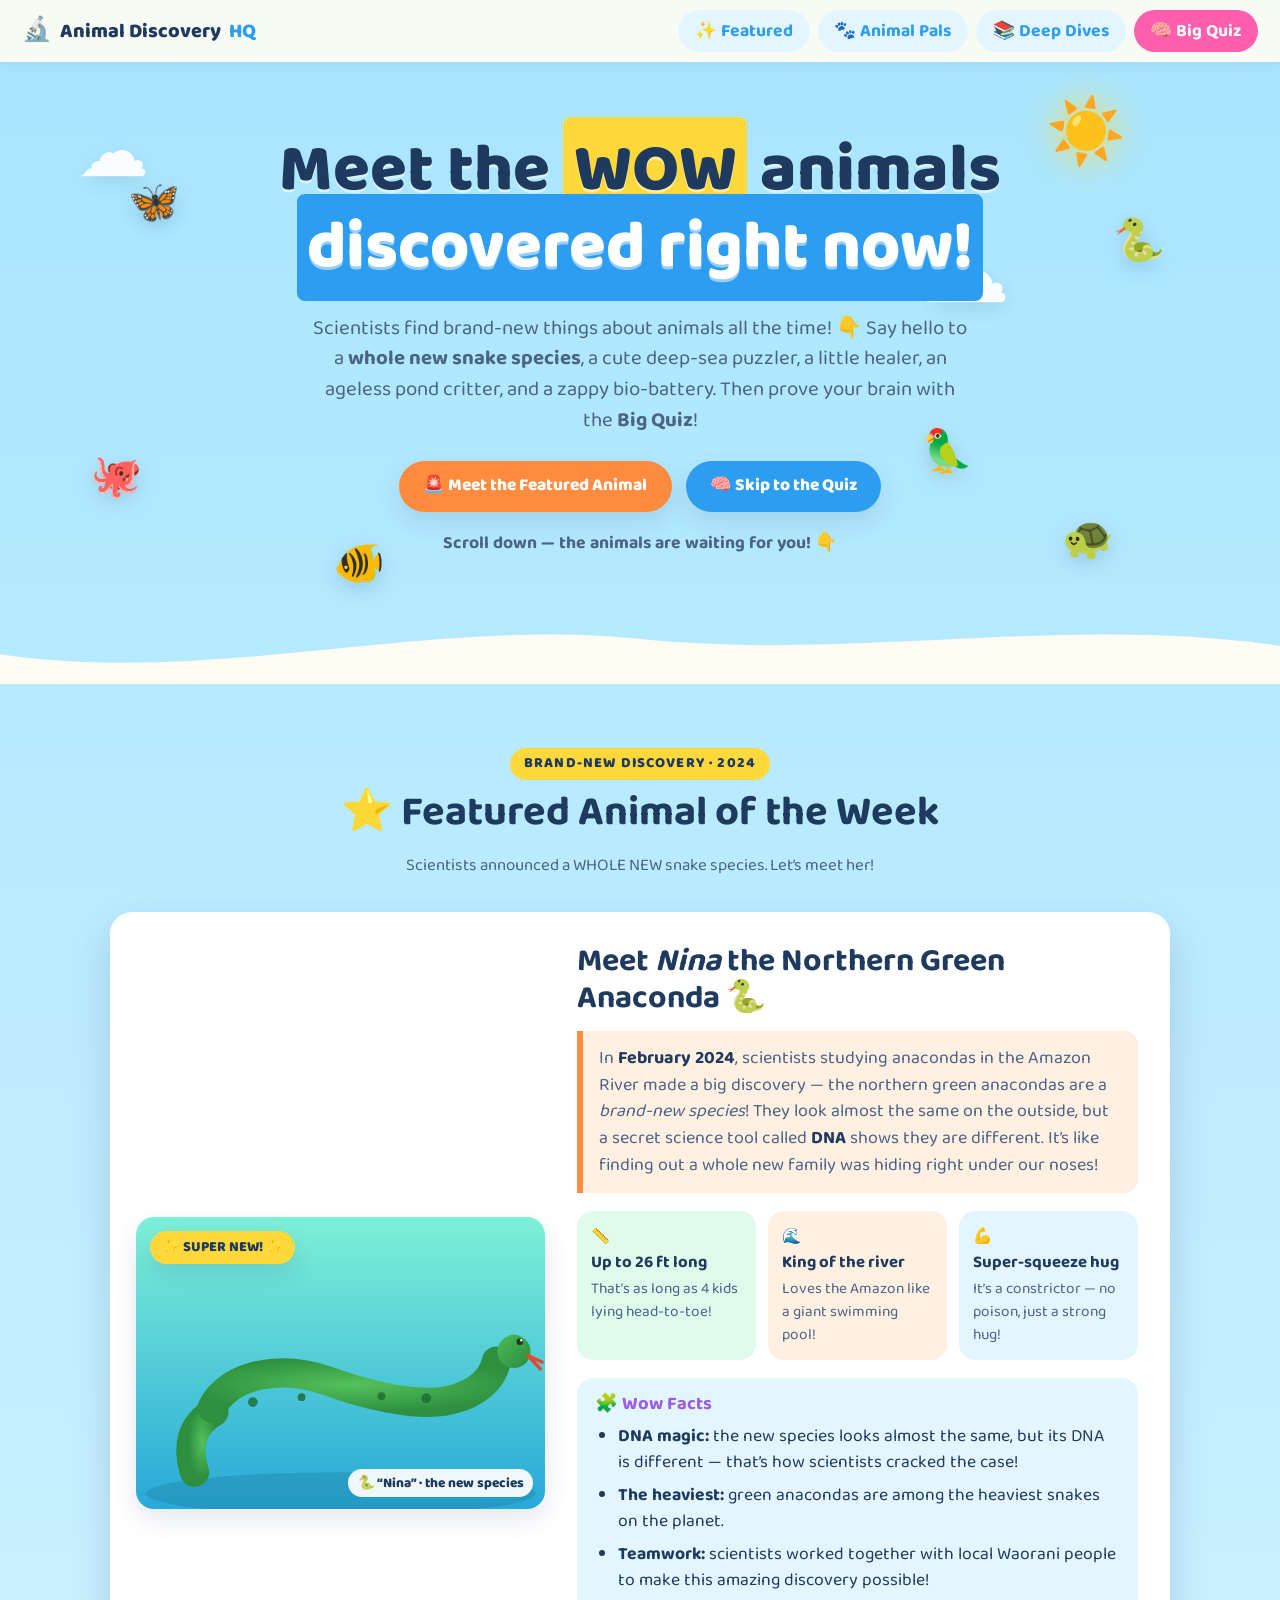
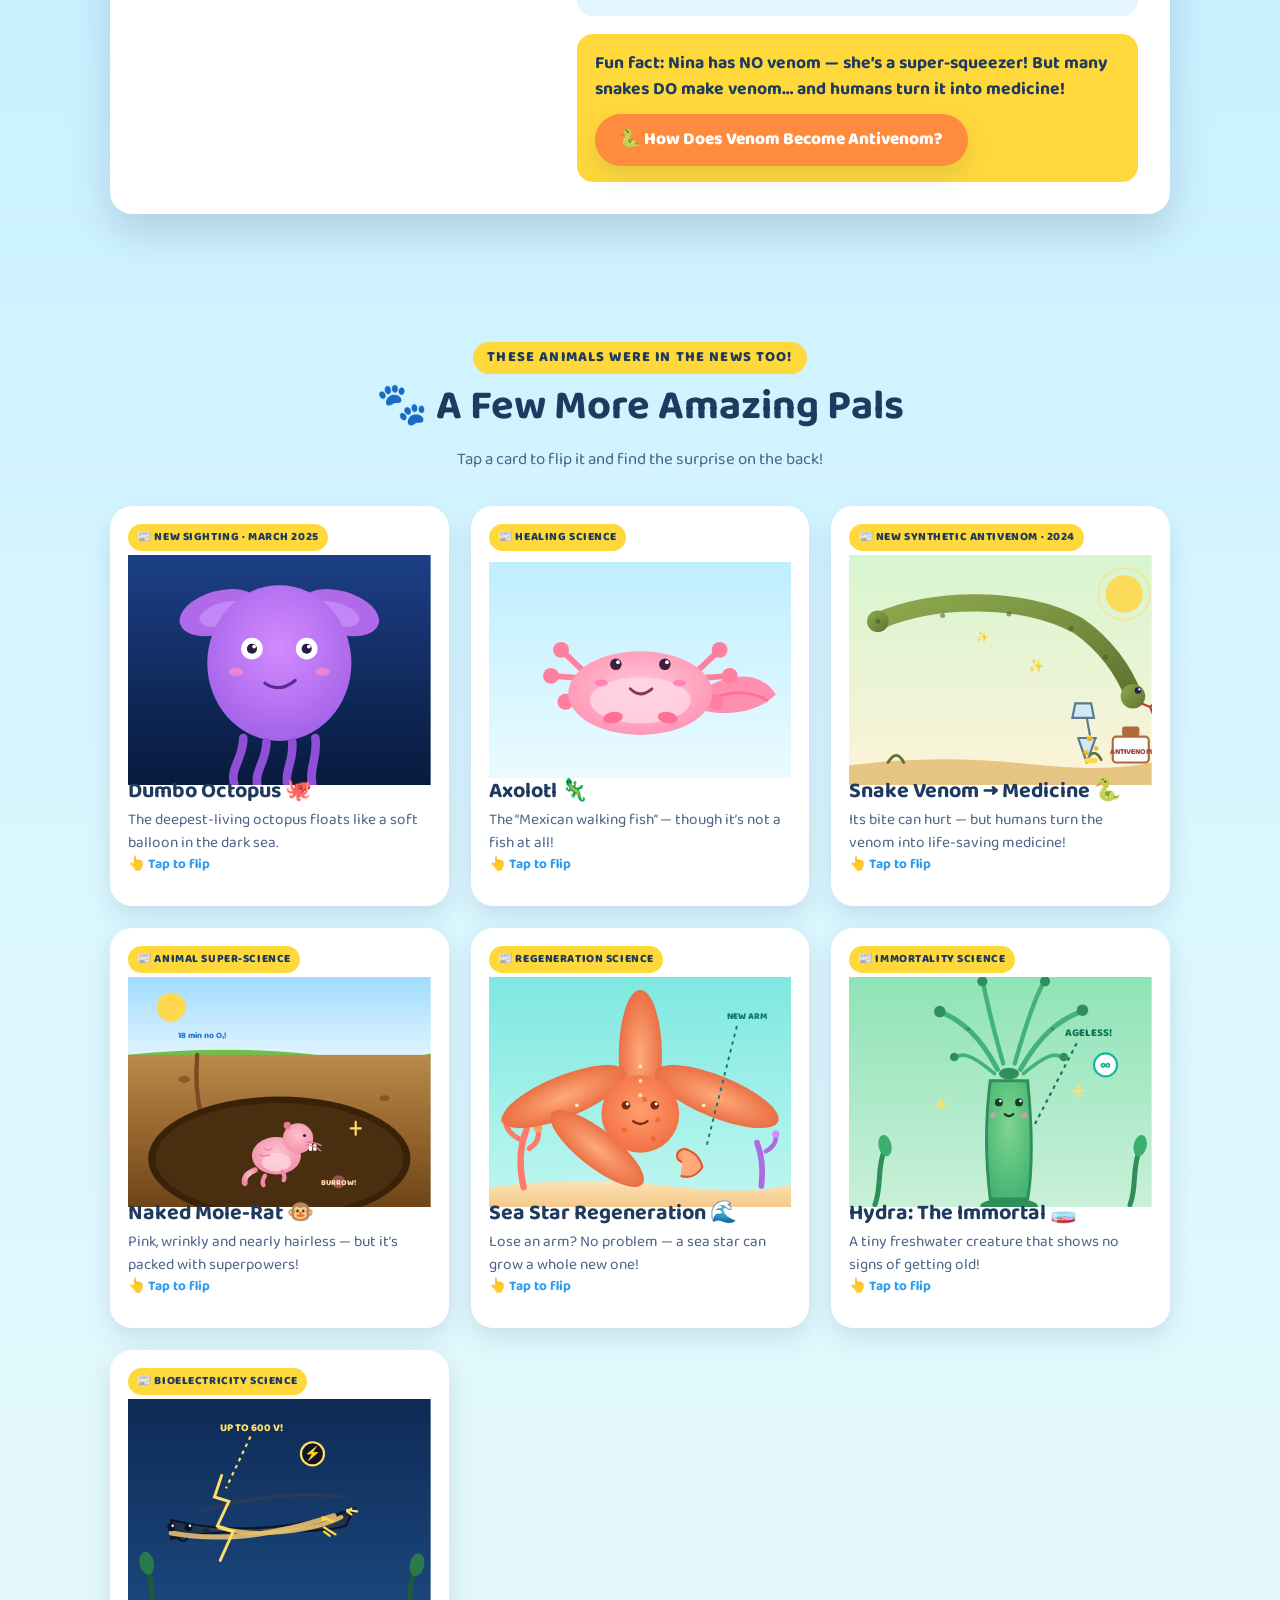
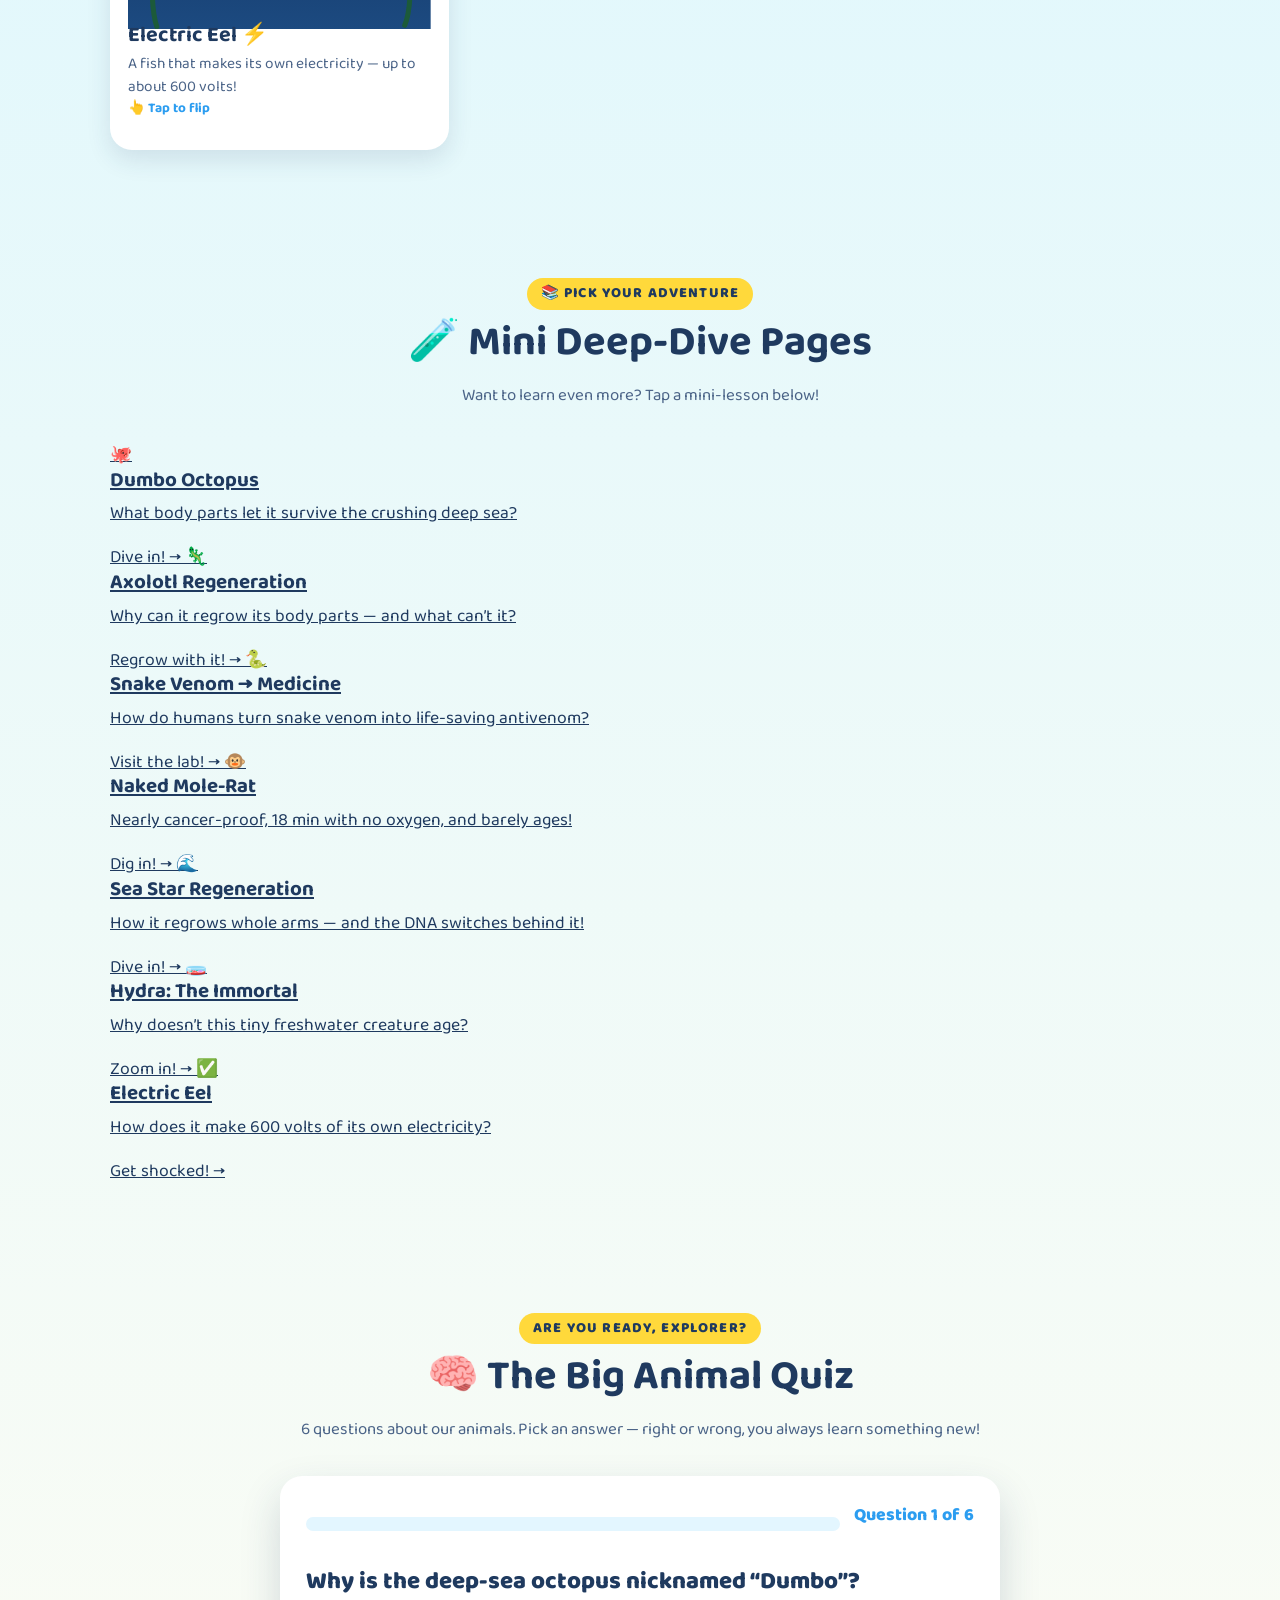
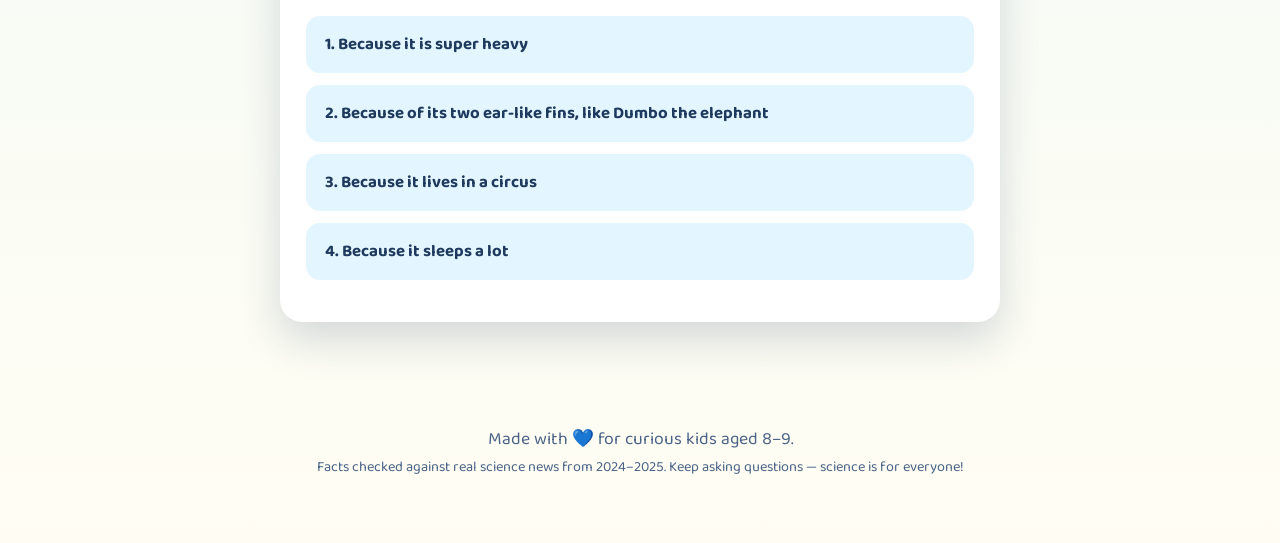
<file: index.html>
<!DOCTYPE html>
<html lang="en">
<head>
  <meta charset="UTF-8">
  <meta name="viewport" content="width=device-width, initial-scale=1">
  <title>Animal Discovery HQ — Amazing Animal News for Curious Kids (Ages 8–9)</title>
  <meta name="description" content="Kid-friendly animal news: meet a brand-new snake species, a deep-sea cutie, a healing axolotl, an ageless pond critter and a zappy bio-battery, then take the big quiz!">
  <link rel="preconnect" href="https://fonts.googleapis.com">
  <link rel="preconnect" href="https://fonts.gstatic.com" crossorigin>
  <link href="https://fonts.googleapis.com/css2?family=Baloo+2:wght@400;500;600;700;800&display=swap" rel="stylesheet">
  <link rel="stylesheet" href="styles.css">
</head>
<body id="top">

  <header class="topbar">
    <a href="#top" class="brand"><span class="brand-emoji">🔬</span>Animal Discovery <em>HQ</em></a>
    <nav class="topnav" aria-label="Page sections">
      <a href="#featured">✨ Featured</a>
      <a href="#friends">🐾 Animal Pals</a>
      <a href="#dives">📚 Deep Dives</a>
      <a href="#quiz" class="nav-quiz">🧠 Big Quiz</a>
    </nav>
  </header>

  <main>
    <!-- ================= HERO ================= -->
    <section class="hero" id="hero">
      <div class="sun"><span class="sun-core">☀️</span></div>
      <div class="cloud cloud--1"><span>☁</span></div>
      <div class="cloud cloud--2"><span>☁</span></div>

      <div class="hero-floaters" aria-hidden="true">
        <span class="floater floater--1">🦋</span>
        <span class="floater floater--2">🐙</span>
        <span class="floater floater--3">🐍</span>
        <span class="floater floater--4">🐢</span>
        <span class="floater floater--5">🦜</span>
        <span class="floater floater--6">🐠</span>
      </div>

      <h1 class="hero-title">Meet the <mark>WOW</mark> animals<br><mark class="mark--blue">discovered right now!</mark></h1>
      <p class="hero-sub">
        Scientists find brand-new things about animals all the time! 👇
        Say hello to a <strong>whole new snake species</strong>, a cute deep-sea puzzler,
        a little healer, an ageless pond critter, and a zappy bio-battery. Then prove your brain with the <strong>Big Quiz</strong>!
      </p>
      <div class="hero-actions">
        <a href="#featured" class="btn btn--warm">🚨 Meet the Featured Animal</a>
        <a href="#quiz" class="btn btn--cool">🧠 Skip to the Quiz</a>
      </div>
      <p class="hero-tip">Scroll down — the animals are waiting for you! 👇</p>

      <svg class="wave-divider" viewBox="0 0 1440 110" preserveAspectRatio="none" aria-hidden="true">
        <path fill="var(--page-card)" d="M0,64 C240,110 480,10 720,42 C960,74 1200,6 1440,52 L1440,110 L0,110 Z"></path>
      </svg>
    </section>

    <!-- ================= FEATURED ANIMAL ================= -->
    <section class="section featured" id="featured">
      <div class="section-head" data-reveal>
        <p class="eyebrow">Brand-new discovery &middot; 2024</p>
        <h2>&#11088; Featured Animal of the Week</h2>
        <p class="section-sub">Scientists announced a WHOLE NEW snake species. Let&rsquo;s meet her!</p>
      </div>

      <article class="featured-card" data-reveal>
        <div class="featured-art">
          <span class="badge-super">&#10024; SUPER NEW! &#10024;</span>
          <svg viewBox="0 0 420 300" role="img" aria-label="A cute green anaconda swimming in the Amazon river">
            <defs>
              <linearGradient id="anaconda-water" x1="0" y1="0" x2="0" y2="1">
                <stop offset="0" stop-color="#7ef0d7"/>
                <stop offset="1" stop-color="#27a8d8"/>
              </linearGradient>
              <radialGradient id="anaconda-body" cx=".5" cy=".5" r=".6">
                <stop offset="0" stop-color="#53c25c"/>
                <stop offset="1" stop-color="#2e8f3f"/>
              </radialGradient>
              <linearGradient id="anaconda-head" x1="0" y1="0" x2="1" y2="1">
                <stop offset="0" stop-color="#4cbc58"/>
                <stop offset="1" stop-color="#2a8a3c"/>
              </linearGradient>
            </defs>
            <rect width="420" height="300" fill="url(#anaconda-water)"/>
            <ellipse cx="210" cy="284" rx="200" ry="22" fill="#1a7c9e" opacity=".35"/>
            <ellipse class="bubble bubble--1" cx="70" cy="120" r="8" fill="#ffffff" opacity=".7"/>
            <ellipse class="bubble bubble--2" cx="95" cy="90" r="5" fill="#ffffff" opacity=".6"/>
            <ellipse class="bubble bubble--3" cx="330" cy="110" r="6" fill="#ffffff" opacity=".6"/>
            <ellipse class="bubble bubble--4" cx="350" cy="80" r="4" fill="#ffffff" opacity=".5"/>
            <path class="snake-tail-anim" d="M 60 262 C 52 236 56 214 80 200" fill="none" stroke="url(#anaconda-body)" stroke-width="30" stroke-linecap="round"/>
            <path d="M 78 196 C 96 160 150 152 196 168 C 234 182 288 196 322 188 C 350 182 366 166 370 148" fill="none" stroke="url(#anaconda-body)" stroke-width="30" stroke-linecap="round"/>
            <circle cx="120" cy="190" r="5" fill="#1c6b30" opacity=".8"/>
            <circle cx="170" cy="185" r="4" fill="#1c6b30" opacity=".8"/>
            <circle cx="298" cy="186" r="5" fill="#1c6b30" opacity=".8"/>
            <circle cx="252" cy="184" r="4" fill="#1c6b30" opacity=".8"/>
            <circle cx="388" cy="138" r="17" fill="url(#anaconda-head)"/>
            <circle cx="394" cy="128" r="3.4" fill="#1c3b24"/>
            <circle cx="395.5" cy="126.5" r="1.2" fill="#ffffff"/>
            <path d="M 402 142 l 15 7 M 402 142 l 13 14" stroke="#e0492f" stroke-width="3.4" stroke-linecap="round" fill="none"/>
          </svg>
          <span class="art-caption">&#128013; &ldquo;Nina&rdquo; &middot; the new species</span>
        </div>

        <div class="featured-body">
          <h3>Meet <em>Nina</em> the Northern Green Anaconda &#128013;</h3>
          <p class="discovery-lead">
            In <strong>February 2024</strong>, scientists studying anacondas in the Amazon River made a big
            discovery &mdash; the northern green anacondas are a <em>brand-new species</em>! They look almost
            the same on the outside, but a secret science tool called <strong>DNA</strong> shows they are
            different. It&rsquo;s like finding out a whole new family was hiding right under our noses!
          </p>

          <ul class="fact-cards">
            <li class="fact-card fact-card--mint">
              <span class="fact-emoji">&#128207;</span>
              <strong>Up to 26 ft long</strong>
              <span>That&rsquo;s as long as 4 kids lying head-to-toe!</span>
            </li>
            <li class="fact-card fact-card--peach">
              <span class="fact-emoji">&#127754;</span>
              <strong>King of the river</strong>
              <span>Loves the Amazon like a giant swimming pool!</span>
            </li>
            <li class="fact-card">
              <span class="fact-emoji">&#128170;</span>
              <strong>Super-squeeze hug</strong>
              <span>It&rsquo;s a constrictor &mdash; no poison, just a strong hug!</span>
            </li>
          </ul>

          <div class="owl-box">
            <h4>&#129513; Wow Facts</h4>
            <ul>
              <li><strong>DNA magic:</strong> the new species looks almost the same, but its DNA is different &mdash; that&rsquo;s how scientists cracked the case!</li>
              <li><strong>The heaviest:</strong> green anacondas are among the heaviest snakes on the planet.</li>
              <li><strong>Teamwork:</strong> scientists worked together with local Waorani people to make this amazing discovery possible!</li>
            </ul>
          </div>
          <div class="featured-cta">
            <p>Fun fact: Nina has <strong>NO venom</strong> &mdash; she&rsquo;s a super-squeezer! But many snakes DO make venom&hellip; and humans turn it into medicine!</p>
            <a class="btn btn--warm" href="snake-antivenom.html">&#128013; How Does Venom Become Antivenom?</a>
          </div>
        </div>
      </article>
    </section>

    <!-- ================= ANIMAL PALS ================= -->
    <section class="section friends" id="friends">
      <div class="section-head" data-reveal>
        <p class="eyebrow">These animals were in the news too!</p>
        <h2>&#128062; A Few More Amazing Pals</h2>
        <p class="section-sub">Tap a card to flip it and find the surprise on the back!</p>
      </div>

      <div class="card-grid">

        <!-- Dumbo octopus card -->
        <article class="animal-card" data-reveal>
          <div class="animal-card-inner">
            <div class="card-face card-front">
              <span class="card-tag">&#128240; New sighting &middot; March 2025</span>
              <div class="card-art">
                <svg viewBox="0 0 420 320" role="img" aria-label="A cute dumbo octopus floating in the deep sea">
                  <defs>
                    <linearGradient id="dumbo-sea" x1="0" y1="0" x2="0" y2="1">
                      <stop offset="0" stop-color="#1c3f86"/>
                      <stop offset="1" stop-color="#081a3d"/>
                    </linearGradient>
                    <radialGradient id="dumbo-body" cx=".5" cy=".4" r=".7">
                      <stop offset="0" stop-color="#d48aff"/>
                      <stop offset="1" stop-color="#9b5de5"/>
                    </radialGradient>
                  </defs>
                  <rect width="420" height="320" fill="url(#dumbo-sea)"/>
                  <ellipse class="bubble bubble--1" cx="90" cy="130" r="7" fill="#9fd8ff" opacity=".5"/>
                  <ellipse class="bubble bubble--2" cx="330" cy="90" r="5" fill="#9fd8ff" opacity=".5"/>
                  <g class="dumbo-ear dumbo-ear--left">
                    <ellipse cx="126" cy="80" rx="56" ry="30" fill="#b069e8" transform="rotate(-16 126 80)"/>
                    <ellipse cx="132" cy="82" rx="34" ry="16" fill="#cf9bff" opacity=".6" transform="rotate(-16 132 82)"/>
                  </g>
                  <g class="dumbo-ear">
                    <ellipse cx="294" cy="80" rx="56" ry="30" fill="#b069e8" transform="rotate(16 294 80)"/>
                    <ellipse cx="288" cy="82" rx="34" ry="16" fill="#cf9bff" opacity=".6" transform="rotate(16 288 82)"/>
                  </g>
                  <ellipse cx="210" cy="150" rx="100" ry="108" fill="url(#dumbo-body)"/>
                  <circle class="dumbo-eye" cx="172" cy="130" r="15" fill="#ffffff"/>
                  <circle cx="172" cy="130" r="7" fill="#2a1a4a"/>
                  <circle cx="175" cy="127" r="2.6" fill="#ffffff"/>
                  <circle class="dumbo-eye" cx="248" cy="130" r="15" fill="#ffffff"/>
                  <circle cx="248" cy="130" r="7" fill="#2a1a4a"/>
                  <circle cx="251" cy="127" r="2.6" fill="#ffffff"/>
                  <ellipse cx="150" cy="162" rx="10" ry="6" fill="#ff8ac7" opacity=".7"/>
                  <ellipse cx="270" cy="162" rx="10" ry="6" fill="#ff8ac7" opacity=".7"/>
                  <path d="M 190 178 Q 210 192 232 174" stroke="#5a2d91" stroke-width="4.5" stroke-linecap="round" fill="none"/>
                  <path d="M 160 254 C 160 284 140 296 148 320" stroke="#8f4fd6" stroke-width="12" stroke-linecap="round" fill="none"/>
                  <path d="M 192 260 C 192 288 174 300 180 322" stroke="#8f4fd6" stroke-width="12" stroke-linecap="round" fill="none"/>
                  <path d="M 228 260 C 230 288 216 300 222 322" stroke="#8f4fd6" stroke-width="12" stroke-linecap="round" fill="none"/>
                  <path d="M 260 254 C 264 282 250 296 256 320" stroke="#8f4fd6" stroke-width="12" stroke-linecap="round" fill="none"/>
                </svg>
              </div>
              <h3>Dumbo Octopus &#128025;</h3>
              <p class="card-tagline">The deepest-living octopus floats like a soft balloon in the dark sea.</p>
              <p class="card-hint">Tap to flip</p>
            </div>
            <div class="card-face card-back">
              <span class="tap-emoji">&#128025;</span>
              <h4>Surprise!</h4>
              <p>Named after <em>Dumbo the elephant</em> because of its two ear-like fins! It is the
              <strong>deepest-living octopus</strong> known &mdash; up to 7 km down. The newest sighting was in
              the <strong>Gulf of Guinea in March 2025</strong>.</p>
              <p class="dive-link-row"><a class="dive-link" href="dumbo-octopus.html">&#128640; Dive deeper: how does Dumbo survive the deep sea?</a></p>
            </div>
          </div>
        </article>

        <!-- Axolotl card -->
        <article class="animal-card" data-reveal>
          <div class="animal-card-inner">
            <div class="card-face card-front">
              <span class="card-tag">&#128240; Healing science</span>
              <div class="card-art">
                <svg viewBox="0 0 420 300" role="img" aria-label="A cute pink axolotl with feathery gills">
                  <defs>
                    <linearGradient id="axo-water" x1="0" y1="0" x2="0" y2="1">
                      <stop offset="0" stop-color="#bfeeff"/>
                      <stop offset="1" stop-color="#eafbff"/>
                    </linearGradient>
                    <radialGradient id="axo-body" cx=".5" cy=".45" r=".65">
                      <stop offset="0" stop-color="#ffc8db"/>
                      <stop offset="1" stop-color="#ff8fb0"/>
                    </radialGradient>
                  </defs>
                  <rect width="420" height="300" fill="url(#axo-water)"/>
                  <ellipse class="bubble bubble--1" cx="80" cy="120" r="7" fill="#ffffff" opacity=".7"/>
                  <ellipse class="bubble bubble--2" cx="340" cy="100" r="5" fill="#ffffff" opacity=".6"/>
                  <ellipse class="bubble bubble--3" cx="360" cy="160" r="4" fill="#ffffff" opacity=".5"/>
                  <path d="M 290 182 C 330 152 378 150 398 184 C 372 210 328 214 298 206 Z" fill="#ff8fb0"/>
                  <path d="M 300 194 C 332 178 362 178 386 192" stroke="#ff6f96" stroke-width="4" stroke-linecap="round" fill="none"/>
                  <g class="gill">
                    <path d="M 138 158 L 100 122" stroke="#ff7f9e" stroke-width="8" stroke-linecap="round"/>
                    <circle cx="100" cy="122" r="11" fill="#ff7f9e"/>
                    <path d="M 138 162 L 86 158" stroke="#ff7f9e" stroke-width="8" stroke-linecap="round"/>
                    <circle cx="86" cy="158" r="11" fill="#ff7f9e"/>
                    <path d="M 138 166 L 106 194" stroke="#ff7f9e" stroke-width="8" stroke-linecap="round"/>
                    <circle cx="106" cy="194" r="11" fill="#ff7f9e"/>
                  </g>
                  <g class="gill">
                    <path d="M 282 158 L 320 122" stroke="#ff7f9e" stroke-width="8" stroke-linecap="round"/>
                    <circle cx="320" cy="122" r="11" fill="#ff7f9e"/>
                    <path d="M 282 162 L 334 158" stroke="#ff7f9e" stroke-width="8" stroke-linecap="round"/>
                    <circle cx="334" cy="158" r="11" fill="#ff7f9e"/>
                    <path d="M 282 166 L 314 194" stroke="#ff7f9e" stroke-width="8" stroke-linecap="round"/>
                    <circle cx="314" cy="194" r="11" fill="#ff7f9e"/>
                  </g>
                  <ellipse cx="210" cy="182" rx="100" ry="58" fill="url(#axo-body)"/>
                  <ellipse cx="210" cy="192" rx="70" ry="32" fill="#ffd9e6" opacity=".8"/>
                  <ellipse cx="172" cy="216" rx="14" ry="8" fill="#ff6f96" transform="rotate(-10 172 216)"/>
                  <ellipse cx="248" cy="216" rx="14" ry="8" fill="#ff6f96" transform="rotate(10 248 216)"/>
                  <circle cx="176" cy="142" r="8" fill="#3b2140"/>
                  <circle cx="244" cy="142" r="8" fill="#3b2140"/>
                  <circle cx="179" cy="139" r="2.6" fill="#ffffff"/>
                  <circle cx="247" cy="139" r="2.6" fill="#ffffff"/>
                  <ellipse cx="156" cy="168" rx="9" ry="5" fill="#ff5eae" opacity=".55"/>
                  <ellipse cx="264" cy="168" rx="9" ry="5" fill="#ff5eae" opacity=".55"/>
                  <path d="M 196 176 Q 210 190 226 176" stroke="#8a3a55" stroke-width="4" stroke-linecap="round" fill="none"/>
                </svg>
              </div>
              <h3>Axolotl &#129422;</h3>
              <p class="card-tagline">The &ldquo;Mexican walking fish&rdquo; &mdash; though it&rsquo;s not a fish at all!</p>
              <p class="card-hint">Tap to flip</p>
            </div>
            <div class="card-face card-back">
              <span class="tap-emoji">&#129422;</span>
              <h4>Surprise!</h4>
              <p>This pink little cutie can regrow its <em>legs, tail and gills</em> &mdash; even parts of its <em>heart and brain</em>! Wild ones live in only <strong>ONE lake system</strong> in Mexico, so they are <strong>critically endangered</strong>. Scientists study them to help people heal too!</p>
              <p class="dive-link-row"><a class="dive-link" href="axolotl-regeneration.html">&#129504; Regrow with it: how does the axolotl grow body parts back?</a></p>
            </div>
          </div>
        </article>

        <!-- Snake venom → antivenom card -->
        <article class="animal-card" data-reveal>
          <div class="animal-card-inner">
            <div class="card-face card-front">
              <span class="card-tag">&#128240; New synthetic antivenom &middot; 2024</span>
              <div class="card-art">
                <svg viewBox="0 0 420 320" role="img" aria-label="A friendly green snake with golden venom drops falling into a flask, next to an antivenom bottle">
                  <defs>
                    <linearGradient id="sn-card-bg" x1="0" y1="0" x2="0" y2="1">
                      <stop offset="0" stop-color="#d7f5d0"/>
                      <stop offset="1" stop-color="#fdf3d9"/>
                    </linearGradient>
                    <linearGradient id="sn-card-body" x1="0" y1="0" x2="1" y2="1">
                      <stop offset="0" stop-color="#8fa94f"/>
                      <stop offset="1" stop-color="#5c7430"/>
                    </linearGradient>
                    <linearGradient id="sn-card-venom" x1="0" y1="0" x2="0" y2="1">
                      <stop offset="0" stop-color="#ffd94d"/>
                      <stop offset="1" stop-color="#e8a20c"/>
                    </linearGradient>
                  </defs>
                  <rect width="420" height="320" fill="url(#sn-card-bg)"/>
                  <circle cx="382" cy="54" r="26" fill="#ffd94d" opacity=".9"/>
                  <circle cx="382" cy="54" r="36" fill="none" stroke="#ffd94d" stroke-width="3" opacity=".35"/>
                  <path d="M 0 292 Q 120 276 250 290 Q 360 302 420 288 L 420 320 L 0 320 Z" fill="#e7c684"/>
                  <path d="M 54 288 Q 66 268 76 288 M 330 284 Q 340 266 350 284" stroke="#5c7430" stroke-width="4" stroke-linecap="round" fill="none"/>
                  <path class="sn-card-sway" d="M 40 92 C 118 58 240 56 318 98 C 356 124 382 162 394 194" stroke="url(#sn-card-body)" stroke-width="24" stroke-linecap="round" fill="none"/>
                  <circle cx="40" cy="92" r="15" fill="url(#sn-card-body)"/>
                  <circle cx="40" cy="92" r="3.5" fill="#465a26" opacity=".55"/>
                  <circle cx="130" cy="84" r="3.5" fill="#465a26" opacity=".55"/>
                  <circle cx="222" cy="82" r="3.5" fill="#465a26" opacity=".55"/>
                  <circle cx="308" cy="102" r="3.5" fill="#465a26" opacity=".55"/>
                  <circle cx="356" cy="142" r="3.5" fill="#465a26" opacity=".55"/>
                  <circle cx="394" cy="196" r="17" fill="url(#sn-card-body)"/>
                  <circle cx="401" cy="188" r="4.5" fill="#2a1a4a"/>
                  <circle cx="403" cy="186.5" r="1.6" fill="#ffffff"/>
                  <path d="M 406 206 l 12 5 M 418 211 l 7 -7 M 418 211 l 4 10" stroke="#c23b3b" stroke-width="3" stroke-linecap="round" fill="none"/>
                  <path d="M 330 288 l -12 -34 h 24 Z" fill="#cfe9f5" stroke="#5a7a92" stroke-width="3" stroke-linejoin="round"/>
                  <path d="M 318 254 h 26 M 330 226 l 5 28" stroke="#5a7a92" stroke-width="3" fill="none"/>
                  <path d="M 314 206 h 22 l 4 20 h -30 Z" fill="#cfe9f5" stroke="#5a7a92" stroke-width="3" fill="none"/>
                  <ellipse cx="336" cy="285" rx="10" ry="4" fill="#ffd94d"/>
                  <circle class="sn-card-drop" cx="334" cy="254" r="4" fill="url(#sn-card-venom)"/>
                  <circle class="sn-card-drop sn-card-drop--2" cx="343" cy="268" r="3.2" fill="url(#sn-card-venom)"/>
                  <circle class="sn-card-drop sn-card-drop--3" cx="329" cy="274" r="3.6" fill="url(#sn-card-venom)"/>
                  <rect x="366" y="252" width="50" height="36" rx="5" fill="#ffffff" stroke="#b06a3b" stroke-width="3"/>
                  <rect x="379" y="238" width="24" height="14" rx="4" fill="#b06a3b"/>
                  <text x="391" y="276" text-anchor="middle" font-size="11" font-weight="800" fill="#a14b3e">ANTIVENOM</text>
                  <text class="sn-card-spark" x="248" y="160" font-size="18">&#10024;</text>
                  <text class="sn-card-spark" x="176" y="118" font-size="14">&#10024;</text>
                </svg>
              </div>
              <h3>Snake Venom &rarr; Medicine &#128013;</h3>
              <p class="card-tagline">Its bite can hurt &mdash; but humans turn the venom into life-saving medicine!</p>
              <p class="card-hint">Tap to flip</p>
            </div>
            <div class="card-face card-back">
              <span class="tap-emoji">&#128013;</span>
              <h4>Surprise!</h4>
              <p>Venom is a mix of tiny &ldquo;keys&rdquo; &mdash; and each <strong>antivenom</strong> has to fit the right key to the right lock. In <strong>2024, scientists made a brand-new synthetic antivenom</strong> that could one day fight many snake bites at once!</p>
              <p class="dive-link-row"><a class="dive-link" href="snake-antivenom.html">&#128138; Visit the lab: how does venom become antivenom?</a></p>
            </div>
          </div>
        </article>

        <!-- Naked mole-rat card -->
        <article class="animal-card" data-reveal>
          <div class="animal-card-inner">
            <div class="card-face card-front">
              <span class="card-tag">&#128240; Animal super-science</span>
              <div class="card-art">
                <svg viewBox="0 0 420 320" role="img" aria-label="A pink naked mole-rat with big front teeth peeking out of an underground tunnel">
                  <defs>
                    <linearGradient id="mr-card-sky" x1="0" y1="0" x2="0" y2="1">
                      <stop offset="0" stop-color="#9fdcff"/>
                      <stop offset="1" stop-color="#dff3ff"/>
                    </linearGradient>
                    <linearGradient id="mr-card-dirt" x1="0" y1="0" x2="0" y2="1">
                      <stop offset="0" stop-color="#b98a4a"/>
                      <stop offset=".5" stop-color="#96662f"/>
                      <stop offset="1" stop-color="#6e4518"/>
                    </linearGradient>
                    <radialGradient id="mr-card-skin" cx=".5" cy=".4" r=".7">
                      <stop offset="0" stop-color="#ffc1cf"/>
                      <stop offset="1" stop-color="#f08ba4"/>
                    </radialGradient>
                  </defs>
                  <rect width="420" height="108" fill="url(#mr-card-sky)"/>
                  <circle cx="60" cy="42" r="20" fill="#ffd94d"/>
                  <path d="M 0 108 Q 140 94 260 108 Q 360 120 420 106 L 420 114 L 0 114 Z" fill="#6fbf4a"/>
                  <rect y="108" width="420" height="212" fill="url(#mr-card-dirt)"/>
                  <ellipse cx="78" cy="142" rx="8" ry="5" fill="#5e3a14" opacity=".5"/>
                  <ellipse cx="356" cy="168" rx="7" ry="4" fill="#5e3a14" opacity=".5"/>
                  <ellipse cx="282" cy="290" rx="9" ry="5" fill="#5e3a14" opacity=".4"/>
                  <path d="M 96 108 Q 92 156 102 194 Q 112 226 104 258" stroke="#7a4a22" stroke-width="6" stroke-linecap="round" fill="none"/>
                  <ellipse cx="210" cy="252" rx="182" ry="86" fill="#3a2208"/>
                  <ellipse cx="210" cy="252" rx="172" ry="77" fill="#4a2e10"/>
                  <g class="mr-card-rat">
                    <path d="M 176 268 q -16 6 -14 18" stroke="url(#mr-card-skin)" stroke-width="8" stroke-linecap="round" fill="none"/>
                    <ellipse cx="206" cy="248" rx="34" ry="26" fill="url(#mr-card-skin)"/>
                    <ellipse cx="206" cy="257" rx="20" ry="13" fill="#ffd6e0" opacity=".8"/>
                    <circle cx="236" cy="224" r="21" fill="url(#mr-card-skin)"/>
                    <circle cx="221" cy="206" r="5" fill="#e57a97"/>
                    <circle cx="245" cy="220" r="2.2" fill="#3a1a22"/>
                    <rect x="251" y="232" width="4.5" height="9" rx="1" fill="#ffffff"/>
                    <rect x="257" y="232" width="4.5" height="9" rx="1" fill="#ffffff"/>
                    <path d="M 248 229 q 12 0 20 5 M 248 233 q 14 2 19 8" stroke="#e57a97" stroke-width="2" fill="none" stroke-linecap="round"/>
                    <path d="M 214 270 q 5 7 2 12" stroke="#f08ba4" stroke-width="6" stroke-linecap="round" fill="none"/>
                    <path d="M 190 276 q -5 8 -2 13" stroke="#f08ba4" stroke-width="6" stroke-linecap="round" fill="none"/>
                    <path d="M 190 238 q 5 4 10 0 M 183 247 q 7 3 14 0" stroke="#e57a97" stroke-width="2.2" fill="none" stroke-linecap="round" opacity=".7"/>
                  </g>
                  <path class="mr-card-blink" d="M 316 210 l 0 -9 M 316 210 l 0 9 M 316 210 l -7 0 M 316 210 l 7 0" stroke="#ffe066" stroke-width="3" stroke-linecap="round" fill="none"/>
                  <text x="70" y="84" font-size="12" font-weight="800" fill="#2f7fc9">18 min no O&#8322;!</text>
                  <circle cx="292" cy="284" r="9" fill="#e57a97" opacity=".5"/>
                  <text x="292" y="288" text-anchor="middle" font-size="11" font-weight="800" fill="#ffd9a8">BURROW!</text>
                </svg>
              </div>
              <h3>Naked Mole-Rat &#128053;</h3>
              <p class="card-tagline">Pink, wrinkly and nearly hairless &mdash; but it&rsquo;s packed with superpowers!</p>
              <p class="card-hint">Tap to flip</p>
            </div>
            <div class="card-face card-back">
              <span class="tap-emoji">&#128053;</span>
              <h4>Surprise!</h4>
              <p>It <strong>almost never gets cancer</strong>, can survive with almost no oxygen, and lives longer than any other rodent! In <strong>2023, scientists even lent its cancer-fighting gene to mice</strong> &mdash; and it made them healthier!</p>
              <p class="dive-link-row"><a class="dive-link" href="naked-mole-rat.html">&#128295; Dig in: what can we build from its superpowers?</a></p>
            </div>
          </div>
        </article>

        <!-- Sea star regeneration card -->
        <article class="animal-card" data-reveal>
          <div class="animal-card-inner">
            <div class="card-face card-front">
              <span class="card-tag">&#128240; Regeneration science</span>
              <div class="card-art">
                <svg viewBox="0 0 420 320" role="img" aria-label="A cute orange sea star on the sandy sea floor with one arm growing back">
                  <defs>
                    <linearGradient id="ss-card-sea" x1="0" y1="0" x2="0" y2="1">
                      <stop offset="0" stop-color="#7ee8e0"/>
                      <stop offset="1" stop-color="#bff7f0"/>
                    </linearGradient>
                    <linearGradient id="ss-card-sand" x1="0" y1="0" x2="0" y2="1">
                      <stop offset="0" stop-color="#fde2b3"/>
                      <stop offset="1" stop-color="#f3c988"/>
                    </linearGradient>
                    <radialGradient id="ss-card-body" cx=".5" cy=".45" r=".7">
                      <stop offset="0" stop-color="#ff9e6d"/>
                      <stop offset="1" stop-color="#f0643a"/>
                    </radialGradient>
                    <radialGradient id="ss-card-arm" cx=".5" cy=".5" r=".7">
                      <stop offset="0" stop-color="#ffaa7a"/>
                      <stop offset="1" stop-color="#e2582e"/>
                    </radialGradient>
                  </defs>
                  <rect width="420" height="320" fill="url(#ss-card-sea)"/>
                  <path d="M 0 292 Q 120 276 250 290 Q 360 304 420 288 L 420 320 L 0 320 Z" fill="url(#ss-card-sand)"/>
                  <ellipse class="bubble bubble--1" cx="84" cy="70" r="6" fill="#ffffff" opacity=".75"/>
                  <ellipse class="bubble bubble--2" cx="110" cy="40" r="4" fill="#ffffff" opacity=".6"/>
                  <ellipse class="bubble bubble--3" cx="344" cy="82" r="6" fill="#ffffff" opacity=".7"/>
                  <g class="ss-card-coral">
                    <path d="M 48 292 q -10 -46 4 -80" stroke="#ff7b6b" stroke-width="9" stroke-linecap="round" fill="none"/>
                    <path d="M 44 226 q -20 -10 -22 -28 M 56 238 q 16 -10 12 -28" stroke="#ff7b6b" stroke-width="7" stroke-linecap="round" fill="none"/>
                    <circle cx="22" cy="198" r="6" fill="#ff9e6d"/>
                    <circle cx="68" cy="210" r="6" fill="#ff9e6d"/>
                  </g>
                  <g class="ss-card-coral ss-card-coral--2">
                    <path d="M 378 290 q 4 -34 -6 -60" stroke="#b06ae0" stroke-width="8" stroke-linecap="round" fill="none"/>
                    <path d="M 384 242 q 16 -8 14 -24" stroke="#b06ae0" stroke-width="6" stroke-linecap="round" fill="none"/>
                    <circle cx="398" cy="218" r="5" fill="#d48aff"/>
                  </g>
                  <g class="ss-card-star">
                    <ellipse cx="210" cy="110" rx="30" ry="92" fill="url(#ss-card-arm)"/>
                    <ellipse cx="104" cy="166" rx="92" ry="29" fill="url(#ss-card-arm)" transform="rotate(-22 104 166)"/>
                    <ellipse cx="316" cy="166" rx="92" ry="29" fill="url(#ss-card-arm)" transform="rotate(22 316 166)"/>
                    <ellipse cx="150" cy="238" rx="80" ry="26" fill="url(#ss-card-arm)" transform="rotate(38 150 238)"/>
                    <circle cx="210" cy="190" r="54" fill="url(#ss-card-body)"/>
                    <circle cx="192" cy="176" r="3.5" fill="#e2582e" opacity=".6"/>
                    <circle cx="216" cy="170" r="3.5" fill="#e2582e" opacity=".6"/>
                    <circle cx="234" cy="198" r="3.5" fill="#e2582e" opacity=".6"/>
                    <circle cx="188" cy="212" r="3.5" fill="#e2582e" opacity=".6"/>
                    <circle cx="228" cy="224" r="3.5" fill="#e2582e" opacity=".6"/>
                    <circle cx="190" cy="178" r="6" fill="#7a2a12"/>
                    <circle cx="230" cy="178" r="6" fill="#7a2a12"/>
                    <circle cx="192" cy="176" r="2.2" fill="#ffffff"/>
                    <circle cx="232" cy="176" r="2.2" fill="#ffffff"/>
                    <path d="M 200 200 q 10 8 20 0" stroke="#7a2a12" stroke-width="3.2" stroke-linecap="round" fill="none"/>
                    <circle cx="210" cy="124" r="2.6" fill="#ffe3b3"/>
                    <circle cx="210" cy="144" r="2.6" fill="#ffe3b3"/>
                    <circle cx="210" cy="164" r="2.6" fill="#ffe3b3"/>
                    <circle cx="122" cy="178" r="2.6" fill="#ffe3b3"/>
                    <circle cx="298" cy="178" r="2.6" fill="#ffe3b3"/>
                    <circle class="ss-card-stage" cx="270" cy="248" r="9" fill="#ff9e6d" stroke="#e2582e" stroke-width="3"/>
                    <path class="ss-card-stage ss-card-stage--2" d="M 270 238 q 22 6 26 26 q -12 18 -30 12" fill="#ffaa7a" stroke="#e2582e" stroke-width="3"/>
                  </g>
                  <text x="330" y="58" font-size="13" font-weight="800" fill="#0e7a70">NEW ARM</text>
                  <path d="M 344 68 l -42 166" stroke="#0e7a70" stroke-width="2.6" stroke-dasharray="5 6" fill="none"/>
                </svg>
              </div>
              <h3>Sea Star Regeneration &#127754;</h3>
              <p class="card-tagline">Lose an arm? No problem &mdash; a sea star can grow a whole new one!</p>
              <p class="card-hint">Tap to flip</p>
            </div>
            <div class="card-face card-back">
              <span class="tap-emoji">&#127754;</span>
              <h4>Surprise!</h4>
              <p>While an arm regrows, scientists can read each cell&rsquo;s genes &mdash; the <strong>DNA &ldquo;recipe&rdquo; switches arm-building on in the right order!</strong> Some sea stars can even grow a whole new body from one single arm.</p>
              <p class="dive-link-row"><a class="dive-link" href="seastar-regeneration.html">&#129516; Dive in: is it their DNA?</a></p>
            </div>
          </div>
        </article>

        <!-- Hydra card -->
        <article class="animal-card" data-reveal>
          <div class="animal-card-inner">
            <div class="card-face card-front">
              <span class="card-tag">&#128240; Immortality science</span>
              <div class="card-art">
                <svg viewBox="0 0 420 320" role="img" aria-label="A cute green hydra floating in a clear pond with wavy tentacles, sparkles and an ageless label">
                  <defs>
                    <linearGradient id="hy-card-pond" x1="0" y1="0" x2="0" y2="1">
                      <stop offset="0" stop-color="#8fe3b7"/>
                      <stop offset="1" stop-color="#c9f0d8"/>
                    </linearGradient>
                    <radialGradient id="hy-card-body" cx=".5" cy=".38" r=".75">
                      <stop offset="0" stop-color="#7fd68e"/>
                      <stop offset="1" stop-color="#3cae6f"/>
                    </radialGradient>
                  </defs>
                  <rect width="420" height="320" fill="url(#hy-card-pond)"/>
                  <ellipse class="bubble bubble--1" cx="84" cy="62" r="6" fill="#ffffff" opacity=".8"/>
                  <ellipse class="bubble bubble--2" cx="112" cy="36" r="4" fill="#ffffff" opacity=".6"/>
                  <ellipse class="bubble bubble--3" cx="350" cy="74" r="6" fill="#ffffff" opacity=".7"/>
                  <path d="M 36 316 C 46 290 38 264 50 238" stroke="#2f8f5a" stroke-width="7" stroke-linecap="round" fill="none"/>
                  <ellipse cx="50" cy="234" rx="9" ry="15" fill="#3cae6f" transform="rotate(-12 50 234)"/>
                  <path d="M 390 316 C 400 290 392 264 404 238" stroke="#2f8f5a" stroke-width="7" stroke-linecap="round" fill="none"/>
                  <ellipse cx="404" cy="234" rx="9" ry="15" fill="#3cae6f" transform="rotate(12 404 234)"/>
                  <g class="hy-card-float">
                    <path d="M 206 128 C 182 82 156 60 126 48" stroke="#43b276" stroke-width="7" stroke-linecap="round" fill="none"/>
                    <circle cx="126" cy="48" r="8" fill="#2f8f5a"/>
                    <circle cx="166" cy="72" r="2.4" fill="#2f8f5a"/>
                    <path d="M 214 120 C 198 64 190 28 186 8" stroke="#43b276" stroke-width="6" stroke-linecap="round" fill="none"/>
                    <circle cx="185" cy="6" r="7" fill="#2f8f5a"/>
                    <path d="M 230 120 C 246 64 258 28 270 8" stroke="#43b276" stroke-width="6" stroke-linecap="round" fill="none"/>
                    <circle cx="272" cy="6" r="7" fill="#2f8f5a"/>
                    <path d="M 238 128 C 264 82 290 60 322 48" stroke="#43b276" stroke-width="7" stroke-linecap="round" fill="none"/>
                    <circle cx="324" cy="46" r="8" fill="#2f8f5a"/>
                    <circle cx="282" cy="72" r="2.4" fill="#2f8f5a"/>
                    <path d="M 202 134 C 178 114 160 102 148 112" stroke="#43b276" stroke-width="5" stroke-linecap="round" fill="none"/>
                    <circle cx="146" cy="111" r="6" fill="#2f8f5a"/>
                    <path d="M 242 134 C 266 114 284 102 296 112" stroke="#43b276" stroke-width="5" stroke-linecap="round" fill="none"/>
                    <circle cx="298" cy="111" r="6" fill="#2f8f5a"/>
                    <path d="M 196 144 C 188 206 190 260 196 308 L 248 308 C 256 260 254 206 248 144 Z" fill="url(#hy-card-body)" stroke="#2f8f5a" stroke-width="4"/>
                    <ellipse cx="222" cy="318" rx="40" ry="11" fill="#2f8f5a"/>
                    <ellipse cx="222" cy="134" rx="14" ry="8" fill="#2f8f5a"/>
                    <circle cx="208" cy="174" r="5.5" fill="#123f2a"/>
                    <circle cx="236" cy="174" r="5.5" fill="#123f2a"/>
                    <circle cx="210" cy="172" r="1.8" fill="#ffffff"/>
                    <circle cx="238" cy="172" r="1.8" fill="#ffffff"/>
                    <path d="M 216 190 q 6 6 12 0" stroke="#123f2a" stroke-width="3" stroke-linecap="round" fill="none"/>
                    <circle cx="200" cy="192" r="4" fill="#ff8ac2" opacity=".7"/>
                    <circle cx="244" cy="192" r="4" fill="#ff8ac2" opacity=".7"/>
                  </g>
                  <path class="hy-card-spark" d="M 318 158 l 0 -8 M 318 158 l 0 8 M 318 158 l -7 0 M 318 158 l 7 0" stroke="#ffe066" stroke-width="3" stroke-linecap="round" fill="none"/>
                  <path class="hy-card-spark hy-card-spark--2" d="M 128 176 l 0 -7 M 128 176 l 0 7 M 128 176 l -6 0 M 128 176 l 6 0" stroke="#ffe066" stroke-width="3" stroke-linecap="round" fill="none"/>
                  <text x="300" y="82" font-size="15" font-weight="800" fill="#0f7a5a">AGELESS!</text>
                  <circle cx="356" cy="122" r="16" fill="#ffffff" stroke="#17b897" stroke-width="3"/>
                  <text x="356" y="128" font-size="19" font-weight="800" fill="#17b897" text-anchor="middle">&#8734;</text>
                  <path d="M 316 92 l -60 116" stroke="#0f7a5a" stroke-width="3" stroke-dasharray="5 6" fill="none"/>
                </svg>
              </div>
              <h3>Hydra: The Immortal &#129515;</h3>
              <p class="card-tagline">A tiny freshwater creature that shows no signs of getting old!</p>
              <p class="card-hint">Tap to flip</p>
            </div>
            <div class="card-face card-back">
              <span class="tap-emoji">&#129515;</span>
              <h4>Surprise!</h4>
              <p>A hydra keeps <strong>stem cells</strong> that renew its body again and again &mdash; so it never builds up the usual signs of aging. Scientists call that <strong>biological immortality</strong>!</p>
              <p class="dive-link-row"><a class="dive-link" href="hydra.html">&#129514; Zoom in: the 3 lab missions</a></p>
            </div>
          </div>
        </article>

        <!-- Electric eel card -->
        <article class="animal-card" data-reveal>
          <div class="animal-card-inner">
            <div class="card-face card-front">
              <span class="card-tag">&#128240; Bioelectricity science</span>
              <div class="card-art">
                <svg viewBox="0 0 420 320" role="img" aria-label="A long electric eel gliding through dark water, with a glowing tail and lightning bolts">
                  <defs>
                    <linearGradient id="eel-card-water" x1="0" y1="0" x2="0" y2="1">
                      <stop offset="0" stop-color="#0e2a55"/>
                      <stop offset="1" stop-color="#1c4a80"/>
                    </linearGradient>
                    <radialGradient id="eel-card-body" cx=".5" cy=".5" r=".7">
                      <stop offset="0" stop-color="#3a5b8c"/>
                      <stop offset="1" stop-color="#141c2e"/>
                    </radialGradient>
                  </defs>
                  <rect width="420" height="320" fill="url(#eel-card-water)"/>
                  <ellipse class="bubble bubble--1" cx="82" cy="58" r="6" fill="#bfe3ff" opacity=".75"/>
                  <ellipse class="bubble bubble--2" cx="112" cy="34" r="4" fill="#bfe3ff" opacity=".55"/>
                  <ellipse class="bubble bubble--3" cx="358" cy="92" r="6" fill="#bfe3ff" opacity=".7"/>
                  <path d="M 40 316 C 30 288 38 262 26 232" stroke="#1c5a3a" stroke-width="7" stroke-linecap="round" fill="none"/>
                  <ellipse cx="26" cy="228" rx="10" ry="16" fill="#2a7a4a" transform="rotate(-12 26 228)"/>
                  <path d="M 384 314 C 396 286 386 262 400 234" stroke="#1c5a3a" stroke-width="7" stroke-linecap="round" fill="none"/>
                  <ellipse cx="401" cy="230" rx="10" ry="16" fill="#2a7a4a" transform="rotate(12 401 230)"/>
                  <g class="eel-card-swim">
                    <path d="M 60 168 C 154 192 254 174 302 156 L 314 152 L 302 176 C 254 192 154 174 60 194 Z" fill="url(#eel-card-body)" stroke="#0c1526" stroke-width="3"/>
                    <path d="M 60 186 C 134 200 214 186 286 162" stroke="#f0c674" stroke-width="7" stroke-linecap="round" fill="none" opacity=".85"/>
                    <path d="M 102 156 C 174 132 254 130 298 136" stroke="#2a3a5a" stroke-width="5" stroke-linecap="round" fill="none"/>
                    <path d="M 126 178 C 176 194 256 184 296 164" stroke="#e8c26a" stroke-width="6" stroke-linecap="round" fill="none" opacity=".9"/>
                    <path class="eel-card-zap" d="M 304 156 l 6 -4 M 304 156 l 6 4 M 304 154 l 14 2" stroke="#ffe066" stroke-width="3" stroke-linecap="round" fill="none"/>
                    <path class="eel-card-zap eel-card-zap--2" d="M 270 168 l 6 -3 M 270 164 l 14 6" stroke="#ffd93b" stroke-width="3" stroke-linecap="round" fill="none"/>
                    <path class="eel-card-zap eel-card-zap--3" d="M 272 184 l 8 6 M 272 178 l 16 10" stroke="#ffd93b" stroke-width="3" stroke-linecap="round" fill="none"/>
                    <circle cx="60" cy="178" r="5.5" fill="#0c1526"/>
                    <circle cx="84" cy="178" r="5.5" fill="#0c1526"/>
                    <circle cx="62" cy="176" r="1.8" fill="#ffffff"/>
                    <circle cx="86" cy="176" r="1.8" fill="#ffffff"/>
                    <path d="M 70 194 q 6 6 12 0" stroke="#0c1526" stroke-width="3" stroke-linecap="round" fill="none"/>
                    <path d="M 104 182 q 5 -2 8 2" stroke="#1a2740" stroke-width="4" stroke-linecap="round" fill="none"/>
                  </g>
                  <path class="eel-card-zap" d="M 130 106 l -10 30 l 20 6 l -16 34 l 22 8 l -18 40" stroke="#ffe066" stroke-width="4" stroke-linecap="round" fill="none"/>
                  <text x="128" y="44" font-size="15" font-weight="800" fill="#ffe066">UP TO 600 V!</text>
                  <circle cx="256" cy="76" r="16" fill="#0c1526" stroke="#ffe066" stroke-width="3"/>
                  <text x="256" y="82" font-size="19" font-weight="800" fill="#ffe066" text-anchor="middle">&#9889;</text>
                  <path d="M 170 52 l -34 72" stroke="#ffe066" stroke-width="3" stroke-dasharray="5 6" fill="none"/>
                </svg>
              </div>
              <h3>Electric Eel &#9889;&#65039;</h3>
              <p class="card-tagline">A fish that makes its own electricity &mdash; up to about 600 volts!</p>
              <p class="card-hint">Tap to flip</p>
            </div>
            <div class="card-face card-back">
              <span class="tap-emoji">&#9889;&#65039;</span>
              <h4>Surprise!</h4>
              <p>Special <strong>bioelectric organs</strong> can zap up to <strong>600 volts</strong> &mdash; way more than a house socket! Scientists at Yale &amp; CUNY decoded its genes and dream of <strong>bio-batteries</strong> and nerve-zapping therapies for people.</p>
              <p class="dive-link-row"><a class="dive-link" href="electric-eel.html">&#129514; Get shocked: tour the Shock Lab</a></p>
            </div>
          </div>
        </article>

      </div>
    </section>

    <!-- ================= MINI DEEP-DIVES ================= -->
    <section class="section dives-section" id="dives">
      <div class="section-head" data-reveal>
        <p class="eyebrow">&#128218; Pick your adventure</p>
        <h2>&#129514; Mini Deep-Dive Pages</h2>
        <p class="section-sub">Want to learn even more? Tap a mini-lesson below!</p>
      </div>

      <div class="dives-grid" data-reveal>
        <a href="dumbo-octopus.html" class="dive-card">
          <span class="dive-emoji">&#128025;</span>
          <h3>Dumbo Octopus</h3>
          <p>What body parts let it survive the crushing deep sea?</p>
          <span class="dive-btn">Dive in! &#8594;</span>
        </a>
        <a href="axolotl-regeneration.html" class="dive-card">
          <span class="dive-emoji">&#129422;</span>
          <h3>Axolotl Regeneration</h3>
          <p>Why can it regrow its body parts &mdash; and what can&rsquo;t it?</p>
          <span class="dive-btn">Regrow with it! &#8594;</span>
        </a>
        <a href="snake-antivenom.html" class="dive-card">
          <span class="dive-emoji">&#128013;</span>
          <h3>Snake Venom &rarr; Medicine</h3>
          <p>How do humans turn snake venom into life-saving antivenom?</p>
          <span class="dive-btn">Visit the lab! &#8594;</span>
        </a>
        <a href="naked-mole-rat.html" class="dive-card">
          <span class="dive-emoji">&#128053;</span>
          <h3>Naked Mole-Rat</h3>
          <p>Nearly cancer-proof, 18 min with no oxygen, and barely ages!</p>
          <span class="dive-btn">Dig in! &#8594;</span>
        </a>
        <a href="seastar-regeneration.html" class="dive-card">
          <span class="dive-emoji">&#127754;</span>
          <h3>Sea Star Regeneration</h3>
          <p>How it regrows whole arms &mdash; and the DNA switches behind it!</p>
          <span class="dive-btn">Dive in! &#8594;</span>
        </a>
        <a href="hydra.html" class="dive-card">
          <span class="dive-emoji">&#129515;</span>
          <h3>Hydra: The Immortal</h3>
          <p>Why doesn&rsquo;t this tiny freshwater creature age?</p>
          <span class="dive-btn">Zoom in! &#8594;</span>
        </a>
        <a href="electric-eel.html" class="dive-card">
          <span class="dive-emoji">&#9989;&#65039;</span>
          <h3>Electric Eel</h3>
          <p>How does it make 600 volts of its own electricity?</p>
          <span class="dive-btn">Get shocked! &#8594;</span>
        </a>
      </div>
    </section>

    <!-- ================= BIG QUIZ ================= -->
    <section class="section quiz-section" id="quiz" data-reveal>
      <div class="section-head">
        <p class="eyebrow">Are you ready, explorer?</p>
        <h2>&#129504; The Big Animal Quiz</h2>
        <p class="section-sub">6 questions about our animals. Pick an answer &mdash; right or wrong, you always learn something new!</p>
      </div>
      <div class="quiz-shell" id="quizBox" aria-live="polite"></div>
    </section>
  </main>

  <footer class="site-foot">
    <p>Made with &#128153; for curious kids aged 8&ndash;9.</p>
    <p class="foot-note">Facts checked against real science news from 2024&ndash;2025. Keep asking questions &mdash; science is for everyone!</p>
  </footer>

  <script src="app.js"></script>
</body>
</html>
</file>
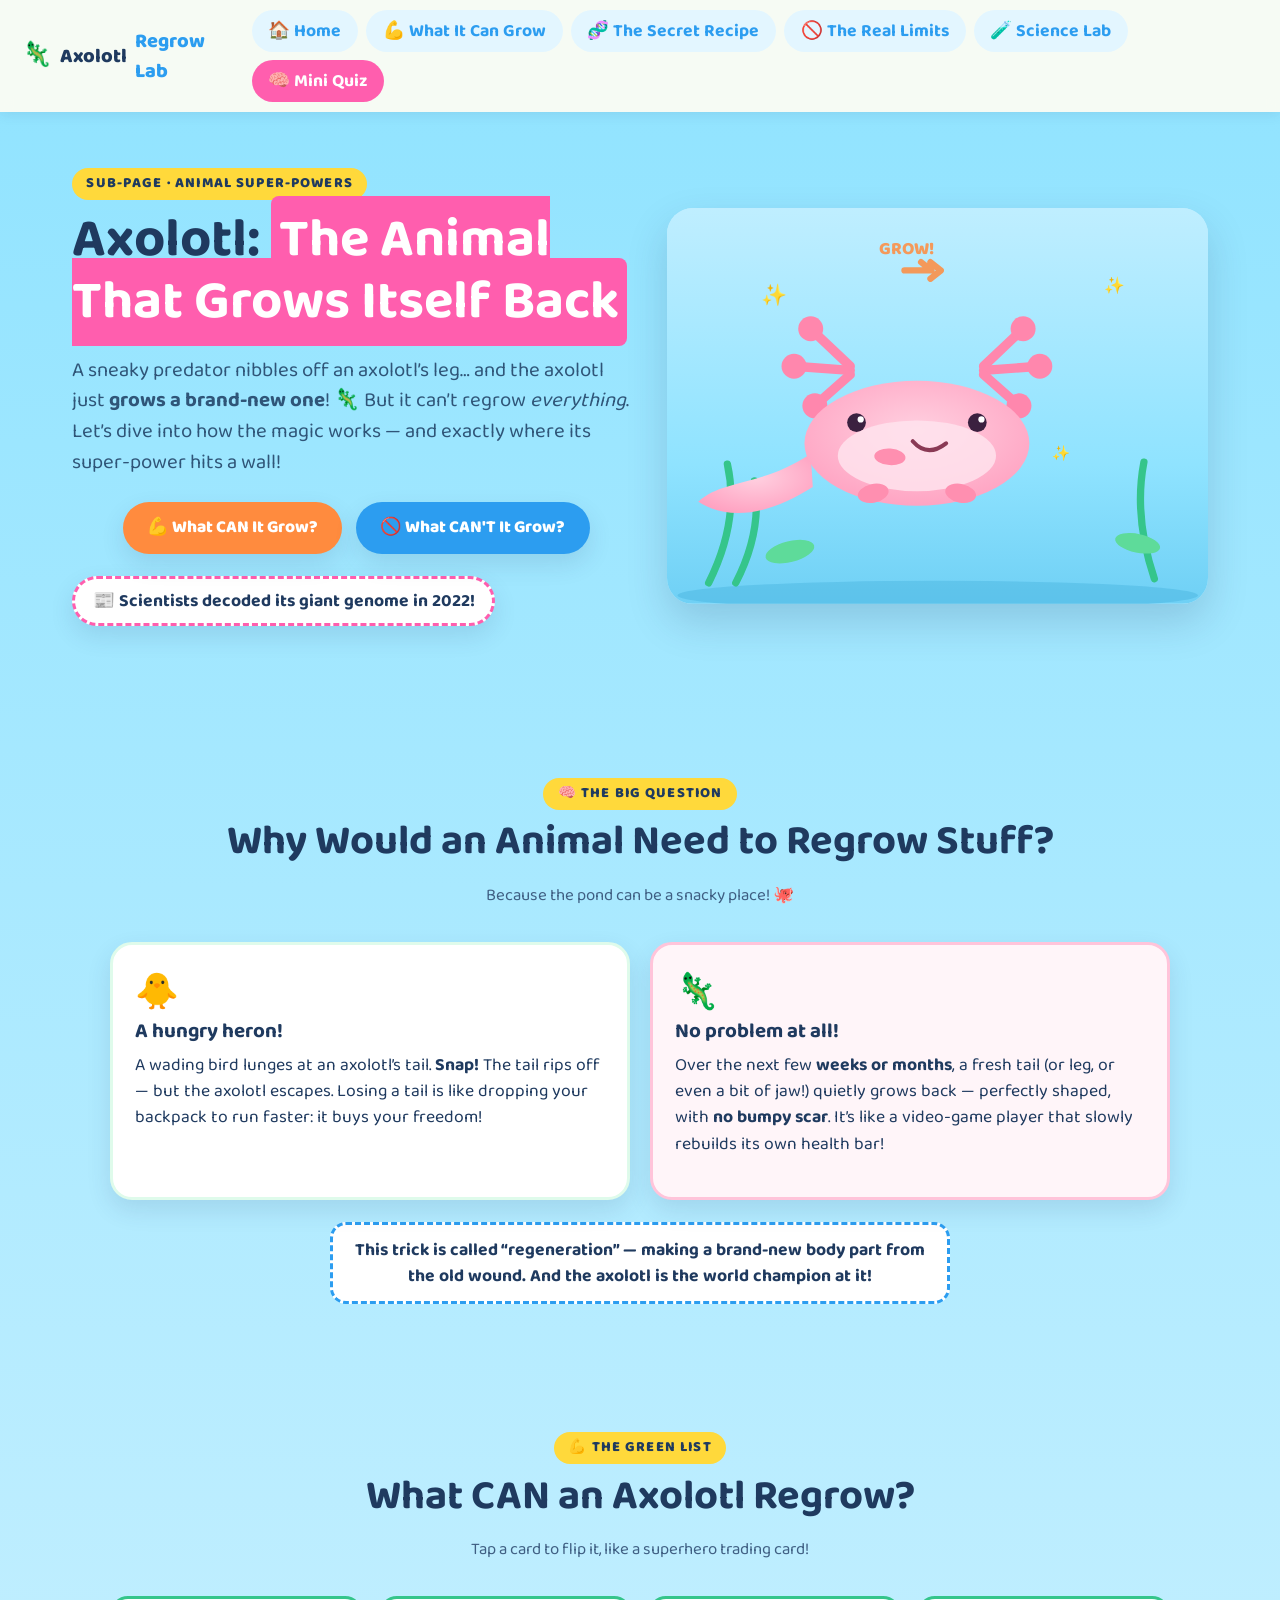
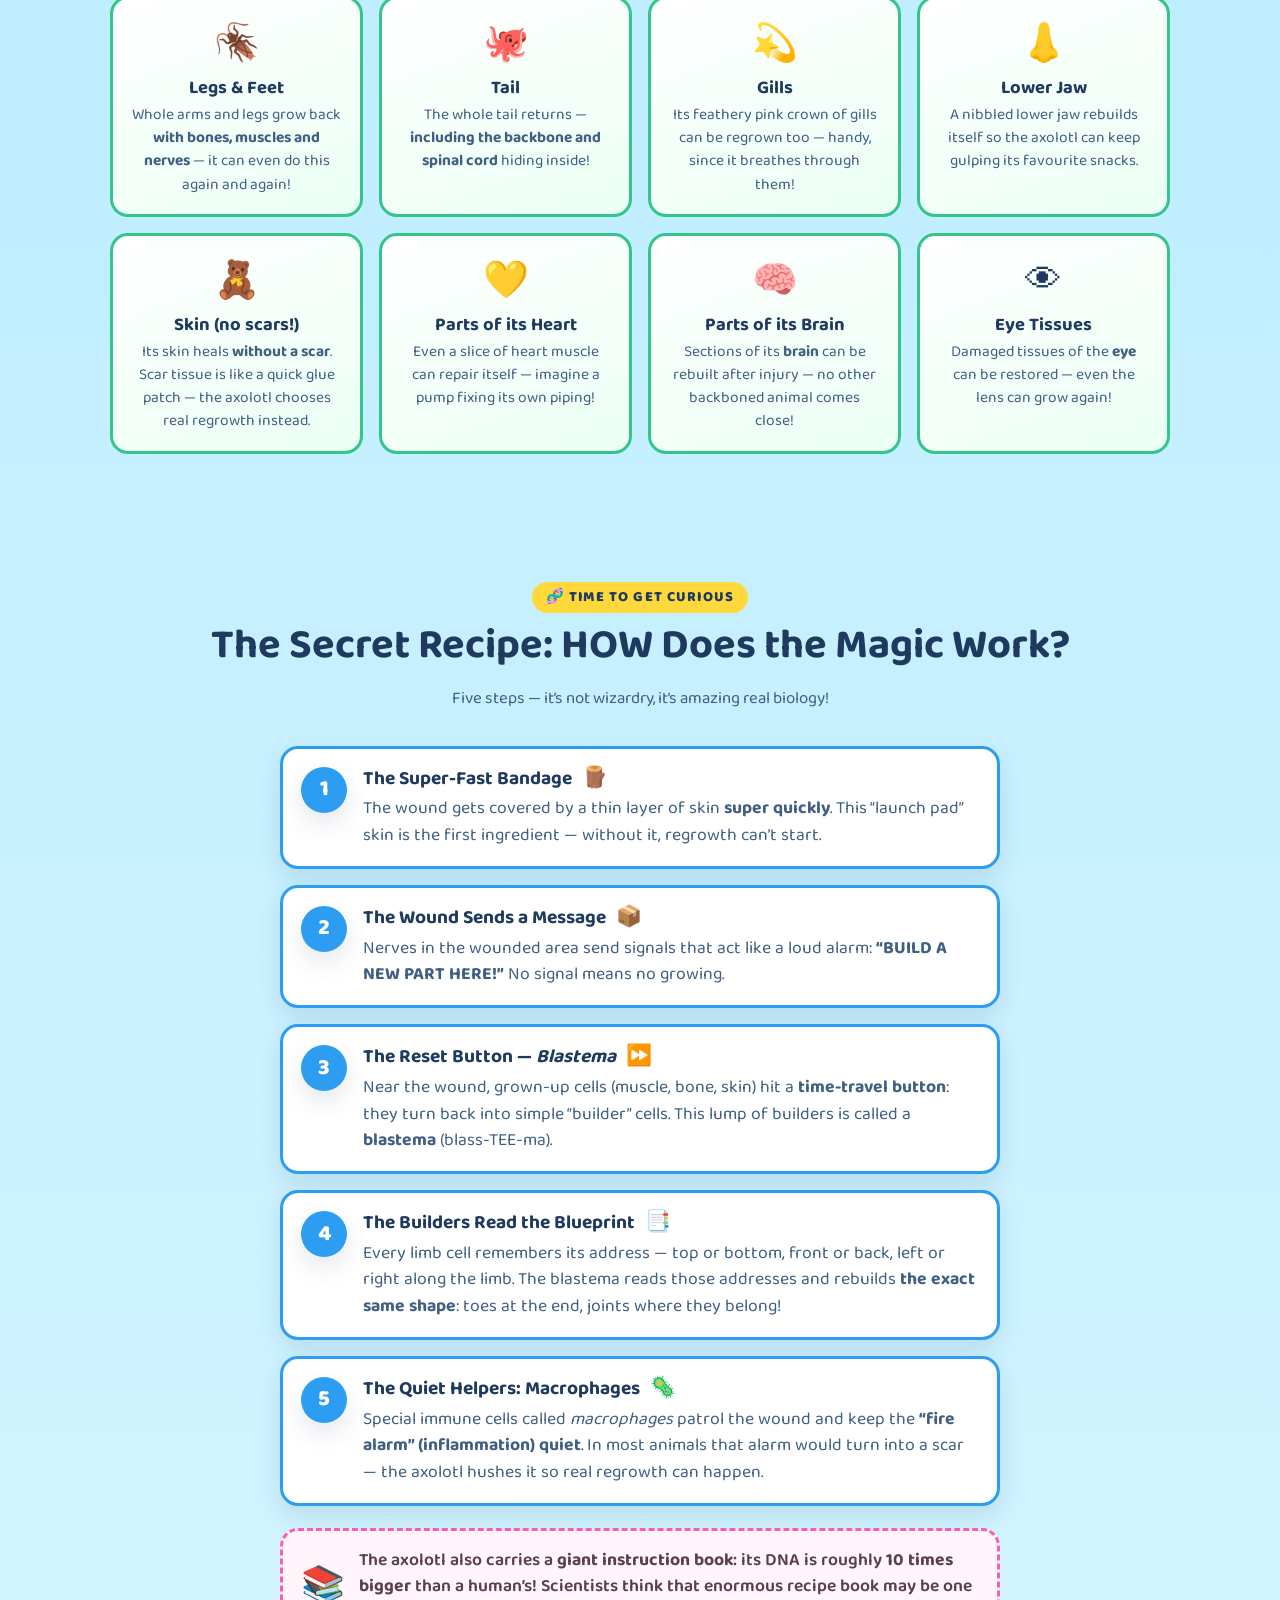
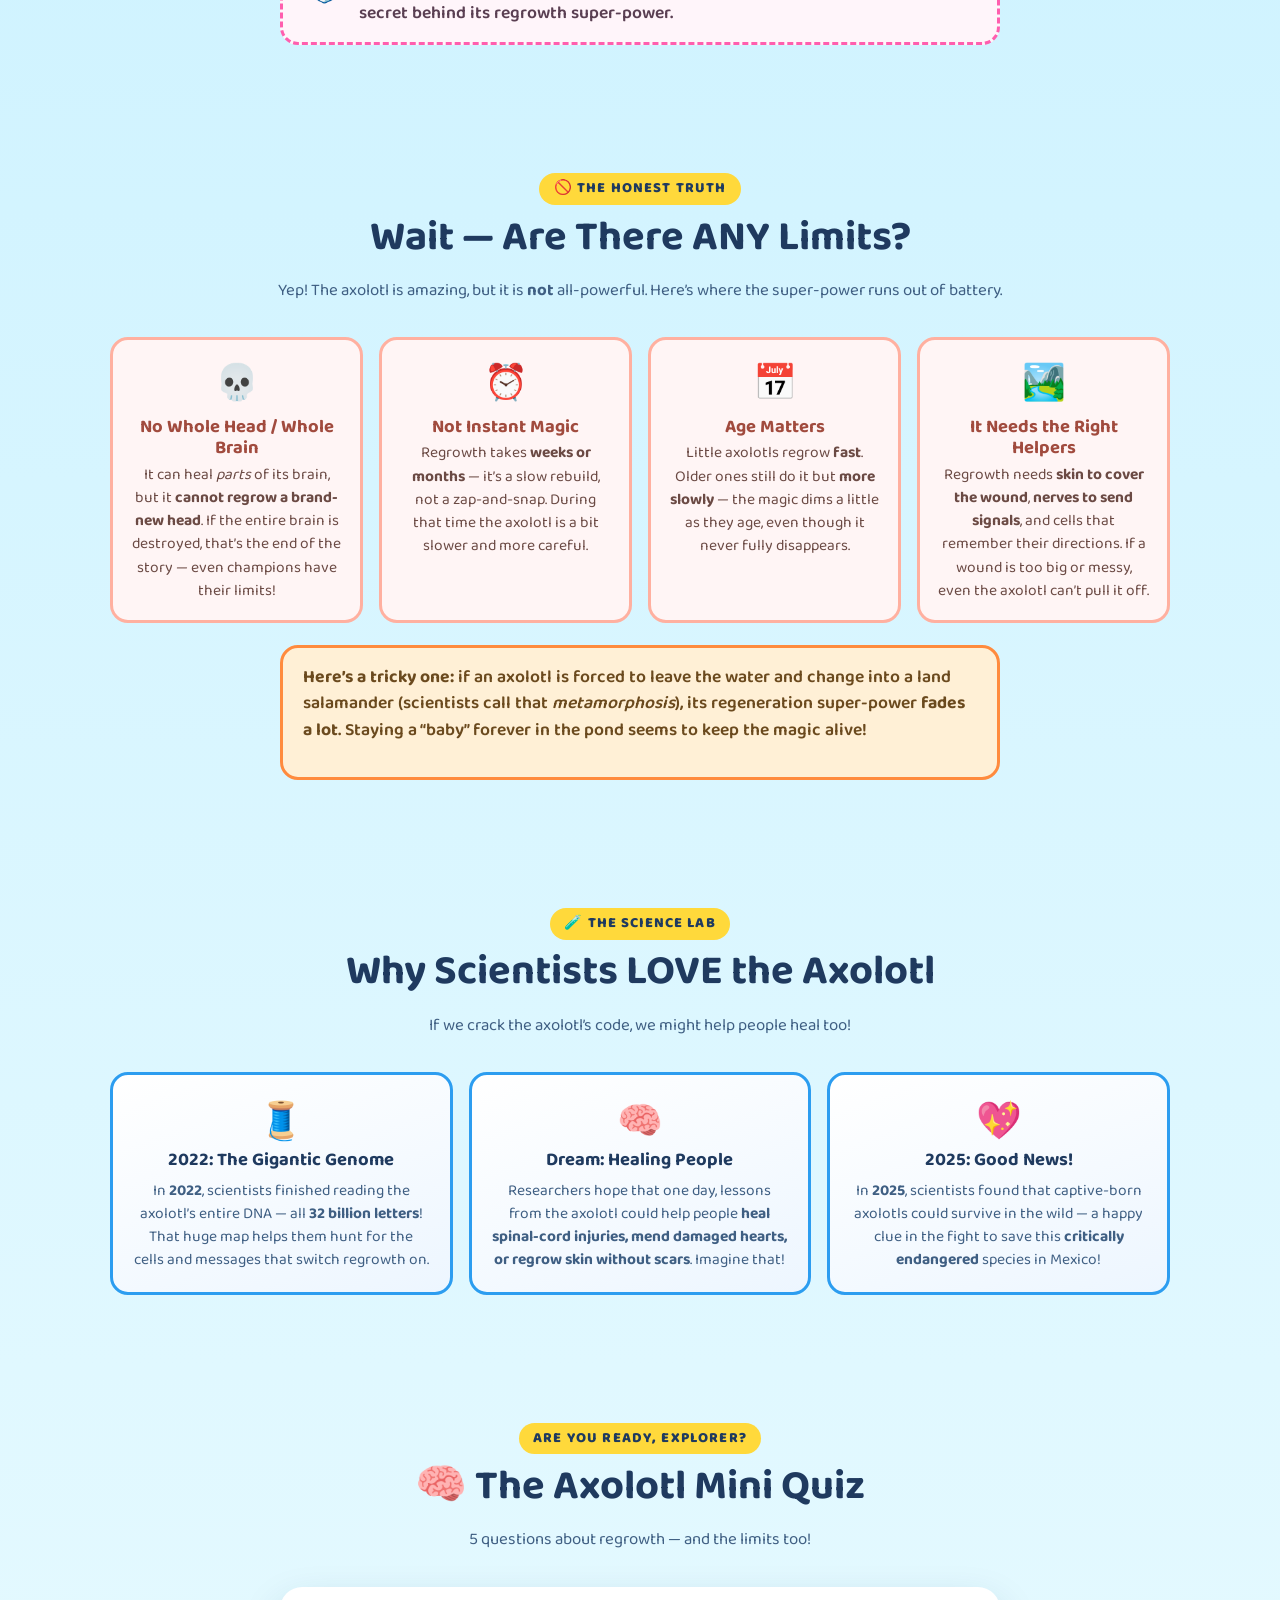
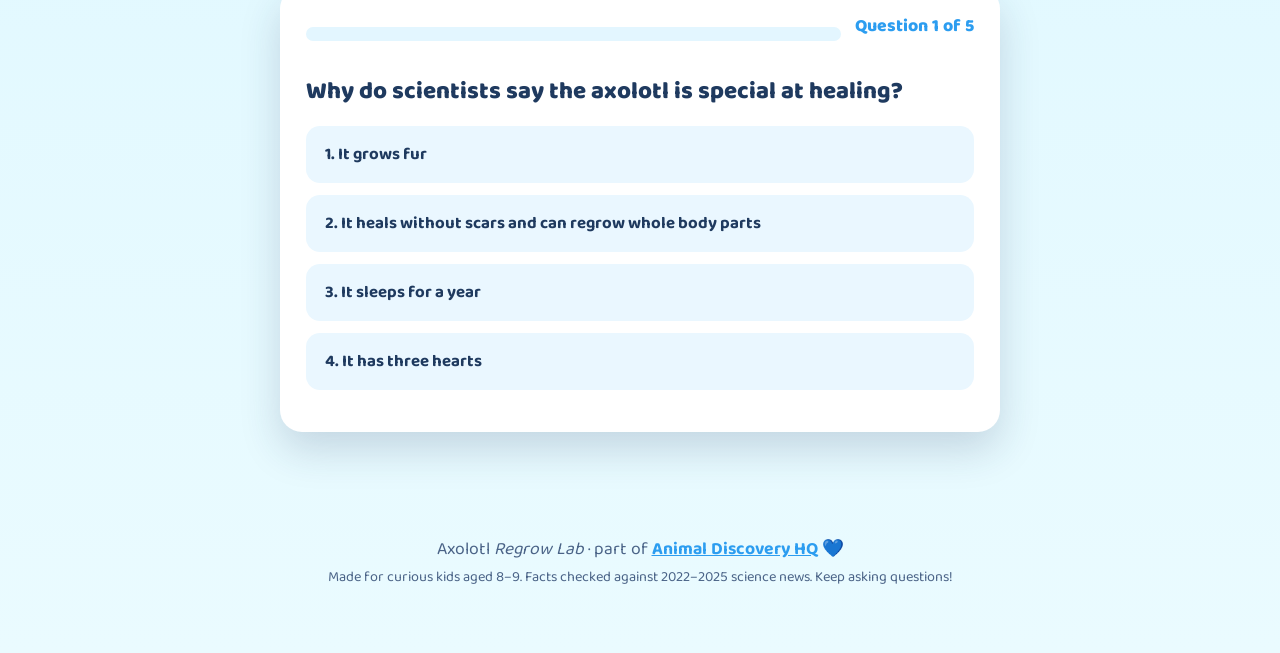
<file: axolotl-regeneration.html>
<!DOCTYPE html>
<html lang="en">
<head>
  <meta charset="UTF-8">
  <meta name="viewport" content="width=device-width, initial-scale=1">
  <title>Axolotl: The Animal That Grows Itself Back — Regeneration for Curious Kids (Ages 8–9)</title>
  <meta name="description" content="Why can an axolotl regrow its legs, tail, gills and even parts of its heart and brain? Discover the blastema, no-scar healing and the honest limits — then take the mini quiz!">
  <link rel="preconnect" href="https://fonts.googleapis.com">
  <link rel="preconnect" href="https://fonts.gstatic.com" crossorigin>
  <link href="https://fonts.googleapis.com/css2?family=Baloo+2:wght@400;500;600;700;800&display=swap" rel="stylesheet">
  <link rel="stylesheet" href="styles.css">
  <link rel="stylesheet" href="axolotl.css">
</head>
<body id="top">

  <header class="topbar">
    <a href="index.html#top" class="brand"><span class="brand-emoji">&#129422;</span>Axolotl <em>Regrow Lab</em></a>
    <nav class="topnav" aria-label="Page sections">
      <a href="index.html">&#127968; Home</a>
      <a href="#can-grow">&#128170; What It Can Grow</a>
      <a href="#recipe">&#129516; The Secret Recipe</a>
      <a href="#limits">&#128683; The Real Limits</a>
      <a href="#science">&#129514; Science Lab</a>
      <a href="#quiz" class="nav-quiz">&#129504; Mini Quiz</a>
    </nav>
  </header>

  <main>

    <!-- ================= HERO ================= -->
    <section class="axo-hero" id="hero">
      <div class="hero-text">
        <p class="eyebrow">Sub-page &middot; Animal super-powers</p>
        <h1>Axolotl: <mark>The Animal That Grows Itself Back</mark></h1>
        <p class="hero-sub">
          A sneaky predator nibbles off an axolotl&rsquo;s leg&hellip; and the axolotl just
          <strong>grows a brand-new one</strong>! 🦎 But it can&rsquo;t regrow <em>everything</em>.
          Let&rsquo;s dive into how the magic works &mdash; and exactly where its super-power hits
          a wall!
        </p>
        <div class="hero-actions">
          <a href="#can-grow" class="btn btn--warm">&#128170; What CAN It Grow?</a>
          <a href="#limits" class="btn btn--cool">&#128683; What CAN'T It Grow?</a>
        </div>
        <p class="hero-badge">&#128240; Scientists decoded its giant genome in <strong>2022</strong>!</p>
      </div>

      <svg class="hero-axo-svg" viewBox="0 0 520 380" role="img" aria-label="A pink axolotl in a pond regrowing a leg in three stages">
        <defs>
          <linearGradient id="ax-pond" x1="0" y1="0" x2="0" y2="1">
            <stop offset="0" stop-color="#bfeeff"/>
            <stop offset=".65" stop-color="#8fe3ff"/>
            <stop offset="1" stop-color="#6fd0f5"/>
          </linearGradient>
          <radialGradient id="ax-body" cx=".5" cy=".4" r=".7">
            <stop offset="0" stop-color="#ffd0e0"/>
            <stop offset="1" stop-color="#ff9dbe"/>
          </radialGradient>
        </defs>
        <rect width="520" height="380" fill="url(#ax-pond)"/>
        <ellipse cx="260" cy="372" rx="250" ry="14" fill="#3aa8d8" opacity=".35"/>

        <!-- pond plants -->
        <path d="M 40 360 Q 70 300 58 246 M 66 360 Q 92 310 84 262" stroke="#35c58b" stroke-width="7" stroke-linecap="round" fill="none"/>
        <ellipse cx="118" cy="330" rx="24" ry="10" fill="#5edb9a" transform="rotate(-14 118 330)"/>
        <path d="M 468 356 Q 448 296 458 244" stroke="#35c58b" stroke-width="7" stroke-linecap="round" fill="none"/>
        <ellipse cx="452" cy="322" rx="22" ry="9" fill="#5edb9a" transform="rotate(12 452 322)"/>

        <!-- bubbles -->
        <ellipse class="bubble bubble--1" cx="90" cy="170" r="8" fill="#ffffff" opacity=".75"/>
        <ellipse class="bubble bubble--2" cx="120" cy="120" r="5" fill="#ffffff" opacity=".6"/>
        <ellipse class="bubble bubble--3" cx="430" cy="140" r="7" fill="#ffffff" opacity=".7"/>
        <ellipse class="bubble bubble--4" cx="455" cy="90" r="4" fill="#ffffff" opacity=".55"/>

        <!-- gills -->
        <g class="gill">
          <path d="M 176 152 L 138 116" stroke="#ff87ad" stroke-width="9" stroke-linecap="round"/>
          <circle cx="138" cy="116" r="12" fill="#ff87ad"/>
          <path d="M 176 156 L 122 152" stroke="#ff87ad" stroke-width="9" stroke-linecap="round"/>
          <circle cx="122" cy="152" r="12" fill="#ff87ad"/>
          <path d="M 176 160 L 142 190" stroke="#ff87ad" stroke-width="9" stroke-linecap="round"/>
          <circle cx="142" cy="190" r="12" fill="#ff87ad"/>
        </g>
        <g class="gill">
          <path d="M 304 152 L 342 116" stroke="#ff87ad" stroke-width="9" stroke-linecap="round"/>
          <circle cx="342" cy="116" r="12" fill="#ff87ad"/>
          <path d="M 304 156 L 358 152" stroke="#ff87ad" stroke-width="9" stroke-linecap="round"/>
          <circle cx="358" cy="152" r="12" fill="#ff87ad"/>
          <path d="M 304 160 L 338 190" stroke="#ff87ad" stroke-width="9" stroke-linecap="round"/>
          <circle cx="338" cy="190" r="12" fill="#ff87ad"/>
        </g>

        <!-- tail -->
        <path class="axo-tail" d="M 138 236 C 90 268 54 260 30 282 C 58 300 96 296 140 268 Z" fill="url(#ax-body)"/>

        <!-- body -->
        <ellipse cx="240" cy="226" rx="108" ry="60" fill="url(#ax-body)"/>
        <ellipse cx="240" cy="238" rx="76" ry="34" fill="#ffe3ee" opacity=".85"/>

        <!-- back legs -->
        <ellipse cx="198" cy="274" rx="15" ry="9" fill="#ff8fb0" transform="rotate(-12 198 274)"/>
        <ellipse cx="282" cy="274" rx="15" ry="9" fill="#ff8fb0" transform="rotate(12 282 274)"/>

        <!-- FRONT LEG / regrowth zone -->
        <ellipse class="axo-frontleg" cx="196" cy="252" rx="15" ry="8" fill="#ff8fb0" transform="rotate(4 196 252)"/>

        <!-- 3 growth stages -->
        <g class="grow-stage grow-stage--1">
          <circle cx="214" cy="272" r="9" fill="#ff87ad"/>
          <circle cx="214" cy="272" r="13" fill="none" stroke="#ff87ad" stroke-width="2.5" opacity=".55" stroke-dasharray="4 5"/>
        </g>
        <g class="grow-stage grow-stage--2">
          <path d="M 216 272 C 222 276 224 286 220 294" stroke="#ff87ad" stroke-width="9" stroke-linecap="round" fill="none"/>
          <ellipse cx="220" cy="296" rx="7" ry="5" fill="#ff8fb0"/>
        </g>
        <g class="grow-stage grow-stage--3">
          <path d="M 214 272 C 222 286 230 294 226 302" stroke="#ff8fb0" stroke-width="9" stroke-linecap="round" fill="none"/>
          <ellipse cx="226" cy="304" rx="8" ry="5" fill="#ff8fb0"/>
        </g>

        <!-- eyes -->
        <circle cx="182" cy="206" r="9" fill="#3b2140"/>
        <circle cx="186" cy="203" r="3" fill="#ffffff"/>
        <circle cx="298" cy="206" r="9" fill="#3b2140"/>
        <circle cx="302" cy="203" r="3" fill="#ffffff"/>
        <path d="M 236 224 Q 250 240 268 226" stroke="#8a3a55" stroke-width="4" stroke-linecap="round" fill="none"/>

        <!-- sparkles -->
        <text class="sparkle sparkle--1" x="90" y="90" font-size="20">&#10024;</text>
        <text class="sparkle sparkle--2" x="420" y="80" font-size="16">&#10024;</text>
        <text class="sparkle sparkle--3" x="370" y="240" font-size="14">&#10024;</text>

        <!-- grow arrow -->
        <g class="grow-arrow" transform="translate(108 0)">
          <path d="M 120 60 l 26 0 l -10 -8 M 145 52 l 10 8 l -10 8" stroke="#ff8b3e" stroke-width="6" fill="none" stroke-linecap="round" stroke-linejoin="round"/>
          <text x="96" y="44" font-size="17" font-weight="800" fill="#ff8b3e">GROW!</text>
        </g>
      </svg>
    </section>

    <!-- ================= THE BIG REASON ================= -->
    <section class="section reason-section">
      <div class="section-head" data-reveal>
        <p class="eyebrow">&#129504; The big question</p>
        <h2>Why Would an Animal Need to Regrow Stuff?</h2>
        <p class="section-sub">Because the pond can be a snacky place! &#128025;</p>
      </div>

      <div class="reason-grid" data-reveal>
        <div class="reason-card">
          <span class="reason-emoji">&#128037;</span>
          <h3>A hungry heron!</h3>
          <p>A wading bird lunges at an axolotl&rsquo;s tail. <strong>Snap!</strong> The tail rips off &mdash; but the axolotl
          escapes. Losing a tail is like dropping your backpack to run faster: it buys your freedom!</p>
        </div>
        <div class="reason-card reason-card--pink">
          <span class="reason-emoji">&#129422;</span>
          <h3>No problem at all!</h3>
          <p>Over the next few <strong>weeks or months</strong>, a fresh tail (or leg, or even a bit of jaw!)
          quietly grows back &mdash; perfectly shaped, with <strong>no bumpy scar</strong>. It&rsquo;s like a video-game
          player that slowly rebuilds its own health bar!</p>
        </div>
      </div>
      <p class="reason-note" data-reveal>This trick is called <strong>&ldquo;regeneration&rdquo;</strong> &mdash; making a brand-new body part from the old wound. And the axolotl is the <strong>world champion</strong> at it!</p>
    </section>

    <!-- ================= WHAT IT CAN REGROW ================= -->
    <section class="section grow-section" id="can-grow">
      <div class="section-head" data-reveal>
        <p class="eyebrow">&#128170; The green list</p>
        <h2>What CAN an Axolotl Regrow?</h2>
        <p class="section-sub">Tap a card to flip it, like a superhero trading card!</p>
      </div>

      <div class="grow-grid">
        <article class="grow-card" data-reveal>
          <span class="grow-emoji">&#129715;</span>
          <h3>Legs &amp; Feet</h3>
          <p>Whole arms and legs grow back <strong>with bones, muscles and nerves</strong> &mdash; it can even do this
          again and again!</p>
        </article>
        <article class="grow-card" data-reveal>
          <span class="grow-emoji">&#128025;</span>
          <h3>Tail</h3>
          <p>The whole tail returns &mdash; <strong>including the backbone and spinal cord</strong> hiding inside!</p>
        </article>
        <article class="grow-card" data-reveal>
          <span class="grow-emoji">&#128171;</span>
          <h3>Gills</h3>
          <p>Its feathery pink crown of gills can be regrown too &mdash; handy, since it breathes through them!</p>
        </article>
        <article class="grow-card" data-reveal>
          <span class="grow-emoji">&#128067;</span>
          <h3>Lower Jaw</h3>
          <p>A nibbled lower jaw rebuilds itself so the axolotl can keep gulping its favourite snacks.</p>
        </article>
        <article class="grow-card" data-reveal>
          <span class="grow-emoji">&#129528;</span>
          <h3>Skin (no scars!)</h3>
          <p>Its skin heals <strong>without a scar</strong>. Scar tissue is like a quick glue patch &mdash; the axolotl
          chooses real regrowth instead.</p>
        </article>
        <article class="grow-card" data-reveal>
          <span class="grow-emoji">&#128155;</span>
          <h3>Parts of its Heart</h3>
          <p>Even a slice of heart muscle can repair itself &mdash; imagine a pump fixing its own piping!</p>
        </article>
        <article class="grow-card" data-reveal>
          <span class="grow-emoji">&#129504;</span>
          <h3>Parts of its Brain</h3>
          <p>Sections of its <strong>brain</strong> can be rebuilt after injury &mdash; no other backboned animal comes close!</p>
        </article>
        <article class="grow-card" data-reveal>
          <span class="grow-emoji">&#128065;</span>
          <h3>Eye Tissues</h3>
          <p>Damaged tissues of the <strong>eye</strong> can be restored &mdash; even the lens can grow again!</p>
        </article>
      </div>
    </section>

    <!-- ================= THE SECRET RECIPE ================= -->
    <section class="section recipe-section" id="recipe">
      <div class="section-head" data-reveal>
        <p class="eyebrow">&#129516; Time to get curious</p>
        <h2>The Secret Recipe: HOW Does the Magic Work?</h2>
        <p class="section-sub">Five steps &mdash; it&rsquo;s not wizardry, it&rsquo;s amazing real biology!</p>
      </div>

      <ol class="recipe-list">
        <li data-reveal>
          <span class="step-num">1</span>
          <div class="step-body">
            <h3>The Super-Fast Bandage <span class="step-emoji">&#129717;</span></h3>
            <p>The wound gets covered by a thin layer of skin <strong>super quickly</strong>. This &ldquo;launch pad&rdquo;
            skin is the first ingredient &mdash; without it, regrowth can&rsquo;t start.</p>
          </div>
        </li>
        <li data-reveal>
          <span class="step-num">2</span>
          <div class="step-body">
            <h3>The Wound Sends a Message <span class="step-emoji">&#128230;</span></h3>
            <p>Nerves in the wounded area send signals that act like a loud alarm: <strong>&ldquo;BUILD A NEW PART HERE!&rdquo;</strong>
            No signal means no growing.</p>
          </div>
        </li>
        <li data-reveal>
          <span class="step-num">3</span>
          <div class="step-body">
            <h3>The Reset Button &mdash; <em>Blastema</em> <span class="step-emoji">&#9193;</span></h3>
            <p>Near the wound, grown-up cells (muscle, bone, skin) hit a <strong>time-travel button</strong>: they turn back
            into simple &ldquo;builder&rdquo; cells. This lump of builders is called a <strong>blastema</strong> (blass-TEE-ma).</p>
          </div>
        </li>
        <li data-reveal>
          <span class="step-num">4</span>
          <div class="step-body">
            <h3>The Builders Read the Blueprint <span class="step-emoji">&#128209;</span></h3>
            <p>Every limb cell remembers its address &mdash; top or bottom, front or back, left or right along the limb.
            The blastema reads those addresses and rebuilds <strong>the exact same shape</strong>: toes at the end, joints where they belong!</p>
          </div>
        </li>
        <li data-reveal>
          <span class="step-num">5</span>
          <div class="step-body">
            <h3>The Quiet Helpers: Macrophages <span class="step-emoji">&#129440;&#65039;</span></h3>
            <p>Special immune cells called <em>macrophages</em> patrol the wound and keep the
            <strong>&ldquo;fire alarm&rdquo; (inflammation) quiet</strong>. In most animals that alarm would turn into a scar &mdash;
            the axolotl hushes it so real regrowth can happen.</p>
          </div>
        </li>
      </ol>

      <div class="recipe-extra" data-reveal>
        <span class="recipe-extra-emoji">&#128218;</span>
        <p>The axolotl also carries a <strong>giant instruction book</strong>: its DNA is roughly <strong>10 times bigger</strong> than a
        human&rsquo;s! Scientists think that enormous recipe book may be one secret behind its regrowth super-power.</p>
      </div>
    </section>

    <!-- ================= THE REAL LIMITS ================= -->
    <section class="section limits-section" id="limits">
      <div class="section-head" data-reveal>
        <p class="eyebrow">&#128683; The honest truth</p>
        <h2>Wait &mdash; Are There ANY Limits?</h2>
        <p class="section-sub">Yep! The axolotl is amazing, but it is <strong>not</strong> all-powerful. Here&rsquo;s where the
        super-power runs out of battery.</p>
      </div>

      <div class="limits-grid">
        <article class="limit-card" data-reveal>
          <span class="limit-emoji">&#128128;</span>
          <h3>No Whole Head / Whole Brain</h3>
          <p>It can heal <em>parts</em> of its brain, but it <strong>cannot regrow a brand-new head</strong>. If the entire
          brain is destroyed, that&rsquo;s the end of the story &mdash; even champions have their limits!</p>
        </article>
        <article class="limit-card" data-reveal>
          <span class="limit-emoji">&#9200;</span>
          <h3>Not Instant Magic</h3>
          <p>Regrowth takes <strong>weeks or months</strong> &mdash; it&rsquo;s a slow rebuild, not a zap-and-snap. During that
          time the axolotl is a bit slower and more careful.</p>
        </article>
        <article class="limit-card" data-reveal>
          <span class="limit-emoji">&#128197;</span>
          <h3>Age Matters</h3>
          <p>Little axolotls regrow <strong>fast</strong>. Older ones still do it but <strong>more slowly</strong> &mdash; the magic
          dims a little as they age, even though it never fully disappears.</p>
        </article>
        <article class="limit-card" data-reveal>
          <span class="limit-emoji">&#127966;&#65039;</span>
          <h3>It Needs the Right Helpers</h3>
          <p>Regrowth needs <strong>skin to cover the wound</strong>, <strong>nerves to send signals</strong>, and cells that remember
          their directions. If a wound is too big or messy, even the axolotl can&rsquo;t pull it off.</p>
        </article>
      </div>

      <div class="limit-callout" data-reveal>
        <p><strong>Here&rsquo;s a tricky one:</strong> if an axolotl is forced to leave the water and change into a
        land salamander (scientists call that <em>metamorphosis</em>), its regeneration super-power
        <strong>fades a lot</strong>. Staying a &ldquo;baby&rdquo; forever in the pond seems to keep the magic alive!</p>
      </div>
    </section>

    <!-- ================= WHY SCIENTISTS CARE ================= -->
    <section class="section science-section" id="science">
      <div class="section-head" data-reveal>
        <p class="eyebrow">&#129514; The science lab</p>
        <h2>Why Scientists LOVE the Axolotl</h2>
        <p class="section-sub">If we crack the axolotl&rsquo;s code, we might help people heal too!</p>
      </div>

      <div class="science-grid" data-reveal>
        <div class="science-card">
          <span class="science-emoji">&#129525;</span>
          <h3>2022: The Gigantic Genome</h3>
          <p>In <strong>2022</strong>, scientists finished reading the axolotl&rsquo;s entire DNA &mdash; all
          <strong>32 billion letters</strong>! That huge map helps them hunt for the cells and messages that switch regrowth on.</p>
        </div>
        <div class="science-card">
          <span class="science-emoji">&#129504;</span>
          <h3>Dream: Healing People</h3>
          <p>Researchers hope that one day, lessons from the axolotl could help people <strong>heal spinal-cord
          injuries, mend damaged hearts, or regrow skin without scars</strong>. Imagine that!</p>
        </div>
        <div class="science-card">
          <span class="science-emoji">&#128150;</span>
          <h3>2025: Good News!</h3>
          <p>In <strong>2025</strong>, scientists found that captive-born axolotls could survive in the wild &mdash; a happy
          clue in the fight to save this <strong>critically endangered</strong> species in Mexico!</p>
        </div>
      </div>
    </section>

    <!-- ================= MINI QUIZ ================= -->
    <section class="section quiz-section" id="quiz" data-reveal>
      <div class="section-head">
        <p class="eyebrow">Are you ready, explorer?</p>
        <h2>&#129504; The Axolotl Mini Quiz</h2>
        <p class="section-sub">5 questions about regrowth &mdash; and the limits too!</p>
      </div>
      <div class="quiz-shell" id="quizBox" aria-live="polite"></div>
    </section>
  </main>

  <footer class="site-foot">
    <p>Axolotl <em>Regrow Lab</em> &middot; part of <a href="index.html"><strong>Animal Discovery HQ</strong></a> &#128153;</p>
    <p class="foot-note">Made for curious kids aged 8&ndash;9. Facts checked against 2022&ndash;2025 science news. Keep asking questions!</p>
  </footer>

  <script src="axolotl.js"></script>
</body>
</html>
</file>
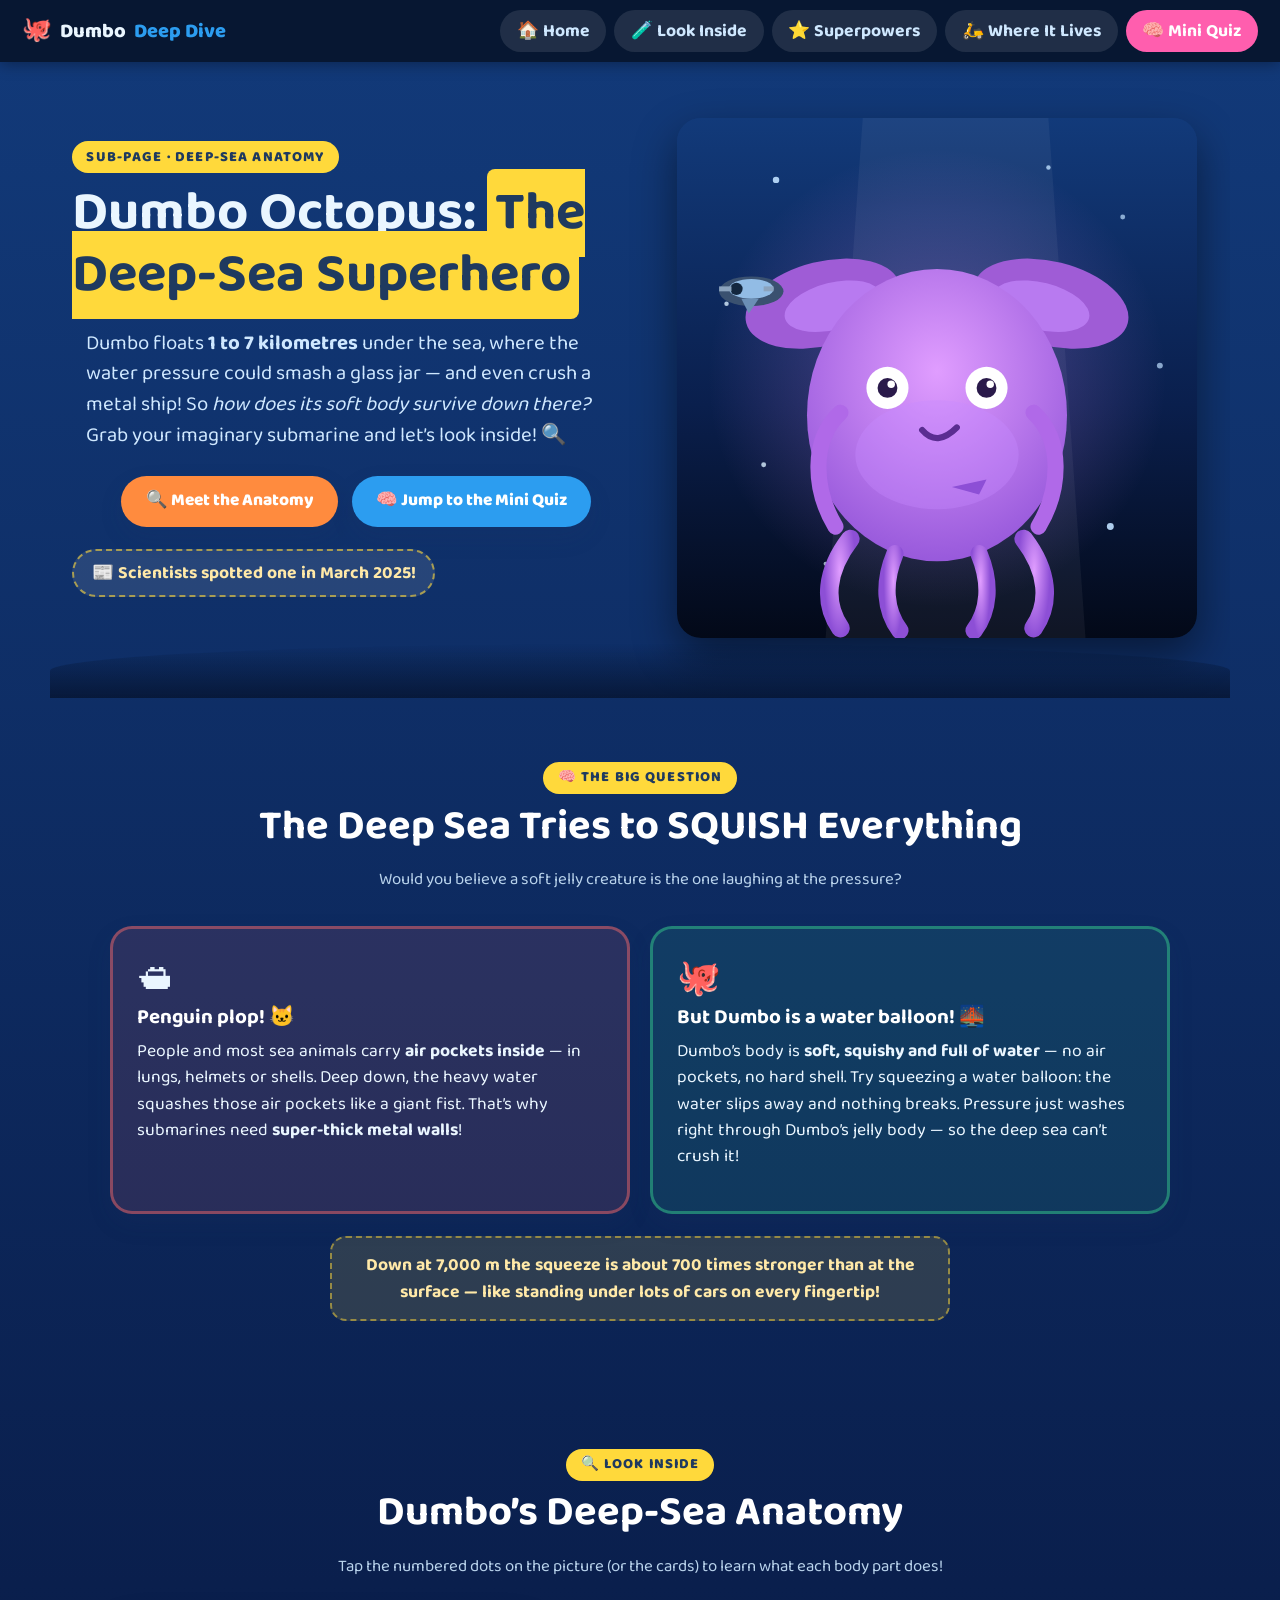
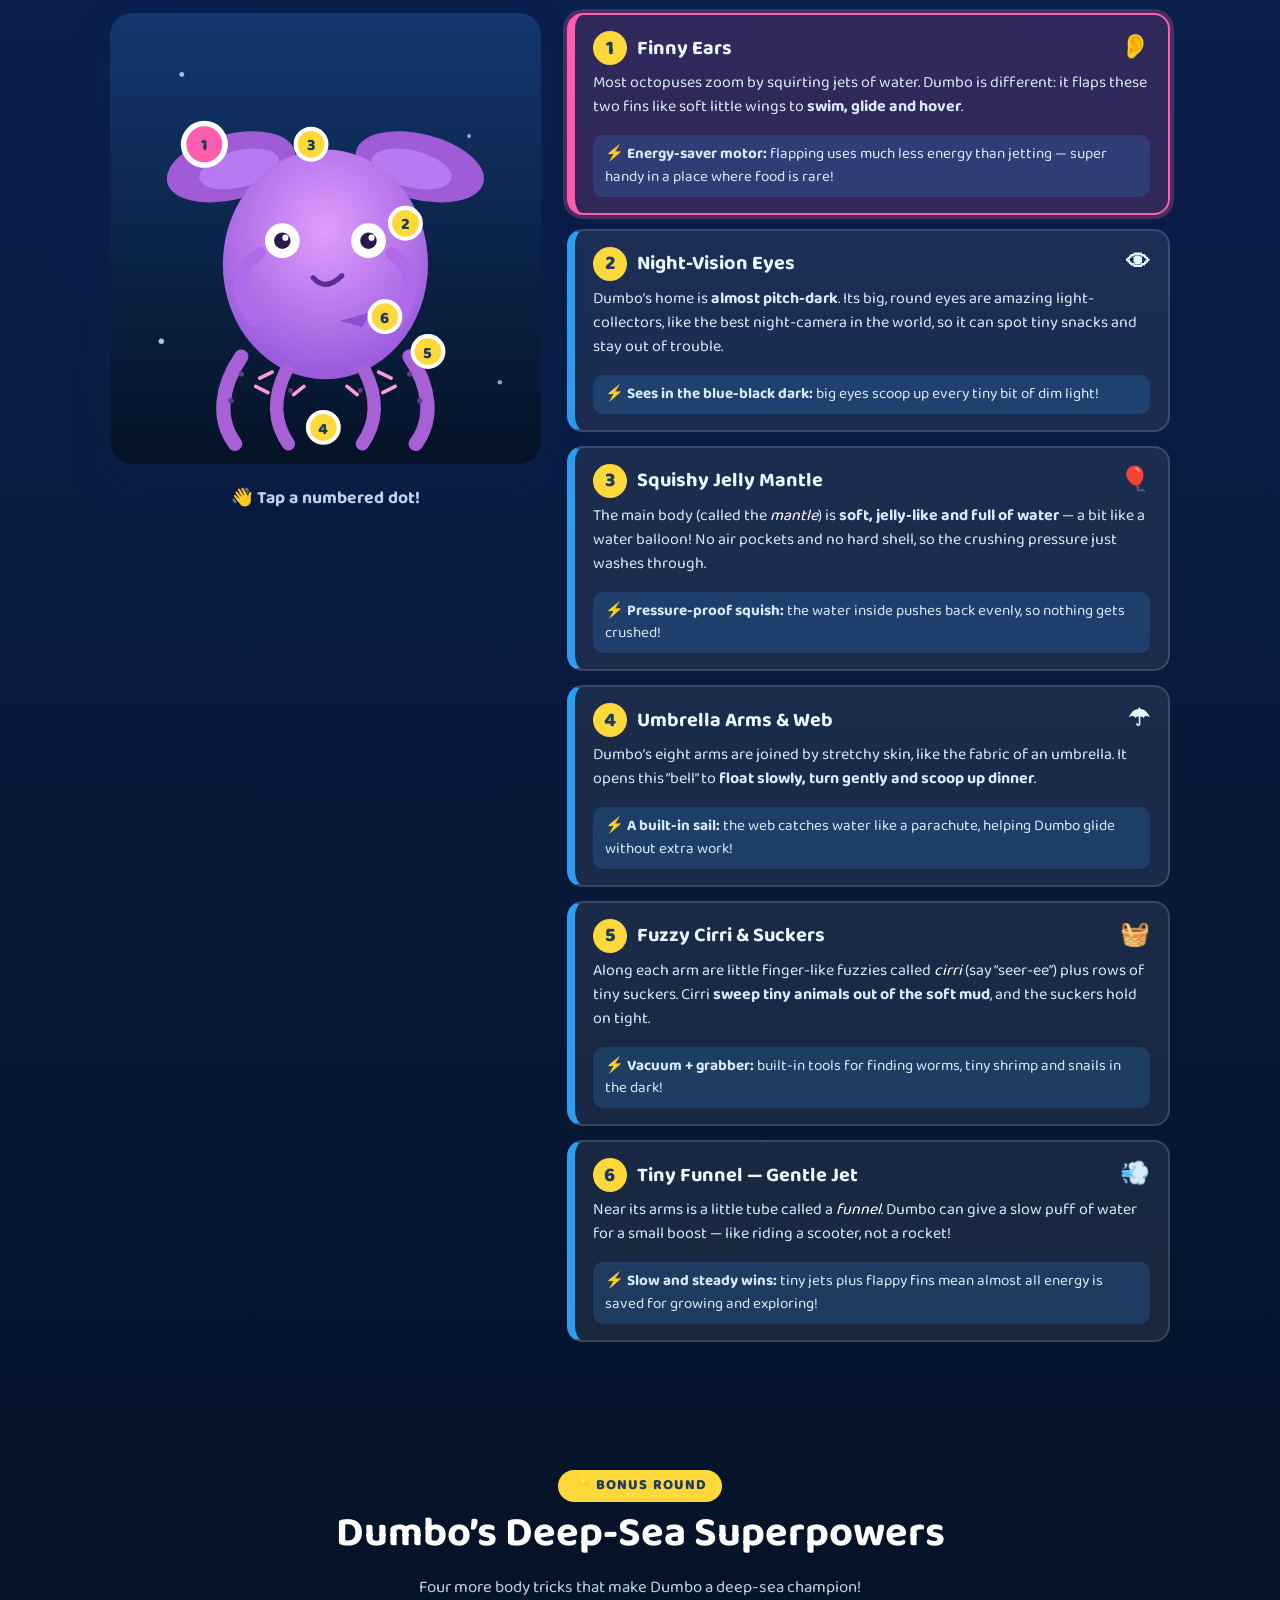
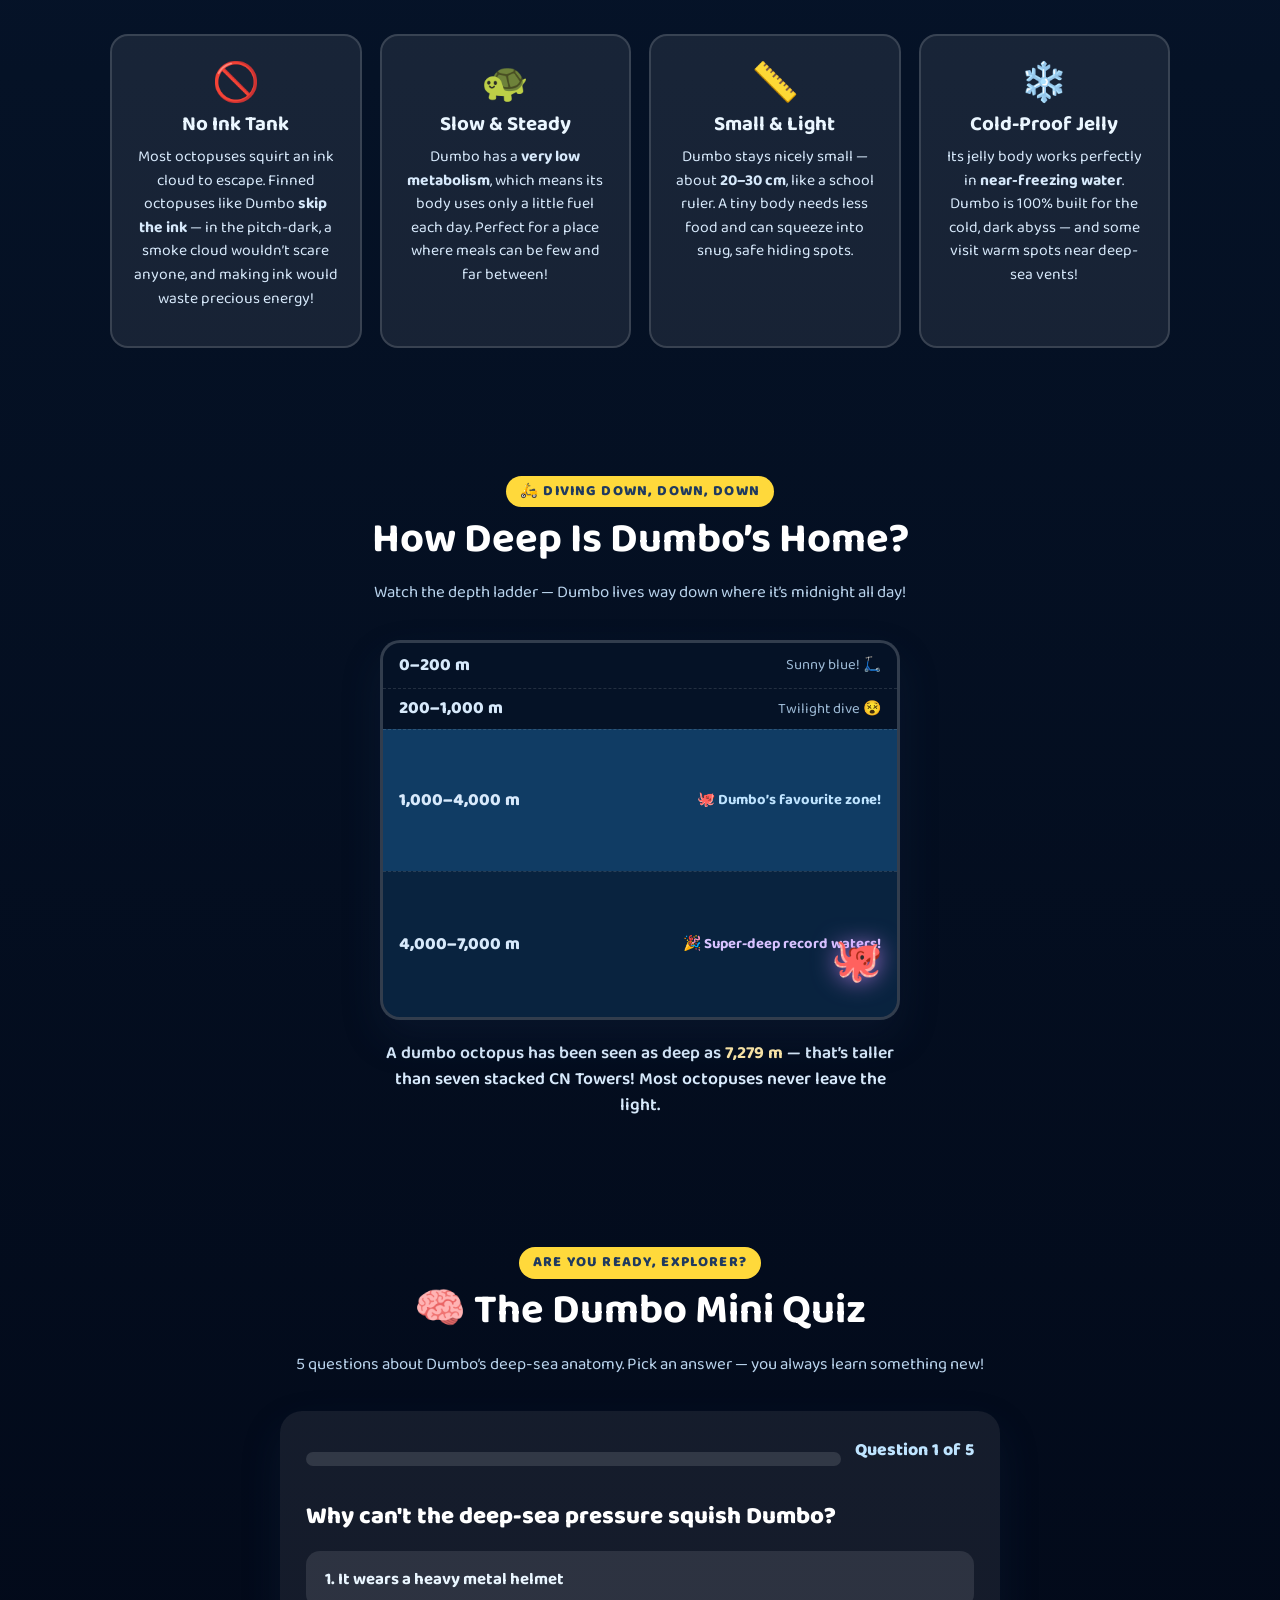
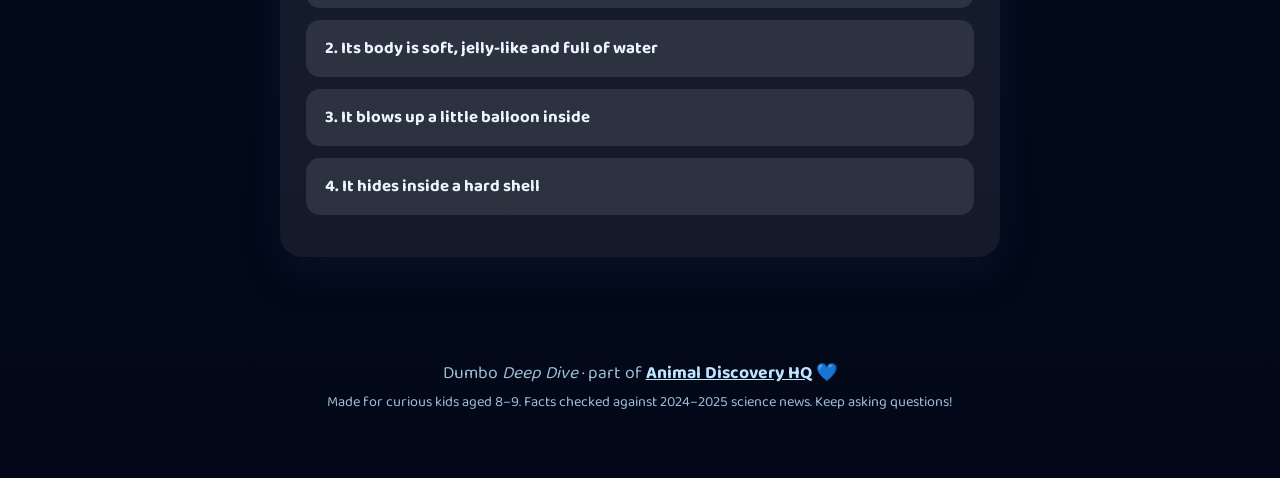
<file: dumbo-octopus.html>
<!DOCTYPE html>
<html lang="en">
<head>
  <meta charset="UTF-8">
  <meta name="viewport" content="width=device-width, initial-scale=1">
  <title>Dumbo Octopus: Deep-Sea Superhero — Anatomy for Curious Kids (Ages 8–9)</title>
  <meta name="description" content="How does a dumbo octopus survive the crushing deep sea? Explore its anatomy: a squishy jelly body, flappy fin-ears, umbrella arms, fuzzy cirri and more, then take the mini quiz!">
  <link rel="preconnect" href="https://fonts.googleapis.com">
  <link rel="preconnect" href="https://fonts.gstatic.com" crossorigin>
  <link href="https://fonts.googleapis.com/css2?family=Baloo+2:wght@400;500;600;700;800&display=swap" rel="stylesheet">
  <link rel="stylesheet" href="styles.css">
  <link rel="stylesheet" href="dumbo.css">
</head>
<body id="top">

  <header class="topbar">
    <a href="index.html#top" class="brand"><span class="brand-emoji">&#128025;</span>Dumbo <em>Deep Dive</em></a>
    <nav class="topnav" aria-label="Page sections">
      <a href="index.html">&#127968; Home</a>
      <a href="#anatomy">&#129514; Look Inside</a>
      <a href="#superpowers">&#11088; Superpowers</a>
      <a href="#depth">&#128757; Where It Lives</a>
      <a href="#quiz" class="nav-quiz">&#129504; Mini Quiz</a>
    </nav>
  </header>

  <main>

    <!-- ================= HERO ================= -->
    <section class="dumbo-hero" id="hero">
      <div class="hero-inner">
        <div class="hero-text">
          <p class="eyebrow">Sub-page &middot; Deep-sea anatomy</p>
          <h1>Dumbo Octopus: <mark>The Deep-Sea Superhero</mark></h1>
          <p class="hero-sub">
            Dumbo floats <strong>1 to 7 kilometres</strong> under the sea, where the water pressure could
            smash a glass jar &mdash; and even crush a metal ship! So <em>how does its soft body survive down
            there?</em> Grab your imaginary submarine and let&rsquo;s look inside! &#128269;
          </p>
          <div class="hero-actions">
            <a href="#anatomy" class="btn btn--warm">&#128269; Meet the Anatomy</a>
            <a href="#quiz" class="btn btn--cool">&#129504; Jump to the Mini Quiz</a>
          </div>
          <p class="hero-badge">&#128240; Scientists spotted one in <strong>March 2025</strong>!</p>
        </div>
      </div>

      <svg class="hero-dumbo-svg" viewBox="0 0 420 420" role="img" aria-label="Dumbo octopus floating in the deep sea with drifting marine snow and a tiny submarine">
        <defs>
          <linearGradient id="dh-sea" x1="0" y1="0" x2="0" y2="1">
            <stop offset="0" stop-color="#123a7a"/>
            <stop offset=".55" stop-color="#0a1f4d"/>
            <stop offset="1" stop-color="#030918"/>
          </linearGradient>
          <radialGradient id="dh-body" cx=".5" cy=".35" r=".75">
            <stop offset="0" stop-color="#e09dff"/>
            <stop offset="1" stop-color="#8d4fd6"/>
          </radialGradient>
          <radialGradient id="dh-glow" cx=".5" cy=".5" r=".5">
            <stop offset="0" stop-color="#d48aff" stop-opacity=".35"/>
            <stop offset="1" stop-color="#d48aff" stop-opacity="0"/>
          </radialGradient>
        </defs>
        <rect width="420" height="420" fill="url(#dh-sea)"/>
        <polygon points="150,0 120,420 330,420 300,0" fill="#ffffff" opacity=".05"/>
        <ellipse cx="210" cy="210" rx="185" ry="185" fill="url(#dh-glow)"/>

        <circle class="snow snow--1" cx="80" cy="50" r="2.6" fill="#bfe0ff" opacity=".9"/>
        <circle class="snow snow--2" cx="360" cy="80" r="2" fill="#bfe0ff" opacity=".7"/>
        <circle class="snow snow--3" cx="40" cy="150" r="1.8" fill="#d9f0ff" opacity=".8"/>
        <circle class="snow snow--4" cx="390" cy="200" r="2.4" fill="#bfe0ff" opacity=".7"/>
        <circle class="snow snow--5" cx="70" cy="280" r="2" fill="#d9f0ff" opacity=".8"/>
        <circle class="snow snow--6" cx="350" cy="330" r="2.8" fill="#bfe0ff" opacity=".9"/>
        <circle class="snow snow--7" cx="120" cy="360" r="1.6" fill="#d9f0ff" opacity=".7"/>
        <circle class="snow snow--8" cx="300" cy="40" r="1.8" fill="#bfe0ff" opacity=".8"/>

        <g class="dumbo-ear dumbo-ear--left">
          <ellipse cx="118" cy="150" rx="64" ry="34" fill="#9f5cd6" transform="rotate(-14 118 150)"/>
          <ellipse cx="126" cy="152" rx="40" ry="19" fill="#c78bff" opacity=".65" transform="rotate(-14 126 152)"/>
        </g>
        <g class="dumbo-ear">
          <ellipse cx="302" cy="150" rx="64" ry="34" fill="#9f5cd6" transform="rotate(14 302 150)"/>
          <ellipse cx="294" cy="152" rx="40" ry="19" fill="#c78bff" opacity=".65" transform="rotate(14 294 152)"/>
        </g>

        <ellipse cx="210" cy="240" rx="105" ry="118" fill="url(#dh-body)"/>
        <ellipse cx="210" cy="272" rx="66" ry="44" fill="#c78bff" opacity=".35"/>

        <circle class="dumbo-eye" cx="170" cy="218" r="17" fill="#ffffff"/>
        <circle cx="170" cy="218" r="8" fill="#2a1a4a"/>
        <circle cx="173" cy="215" r="3" fill="#ffffff"/>
        <circle class="dumbo-eye" cx="250" cy="218" r="17" fill="#ffffff"/>
        <circle cx="250" cy="218" r="8" fill="#2a1a4a"/>
        <circle cx="253" cy="215" r="3" fill="#ffffff"/>

        <path d="M 198 252 Q 210 266 226 250" stroke="#5a2d91" stroke-width="5" stroke-linecap="round" fill="none"/>

        <path d="M 140 340 C 120 366 118 392 132 412" stroke="url(#dh-body)" stroke-width="15" stroke-linecap="round" fill="none"/>
        <path d="M 176 352 C 166 376 168 398 180 414" stroke="url(#dh-body)" stroke-width="14" stroke-linecap="round" fill="none"/>
        <path d="M 244 352 C 254 376 252 398 240 414" stroke="url(#dh-body)" stroke-width="14" stroke-linecap="round" fill="none"/>
        <path d="M 280 340 C 300 366 302 392 288 412" stroke="url(#dh-body)" stroke-width="15" stroke-linecap="round" fill="none"/>
        <path d="M 128 330 C 110 300 108 260 132 238" stroke="#b069e8" stroke-width="13" stroke-linecap="round" fill="none"/>
        <path d="M 292 330 C 310 300 312 260 288 238" stroke="#b069e8" stroke-width="13" stroke-linecap="round" fill="none"/>

        <path d="M 222 298 l 28 -6 l -6 12 Z" fill="#8d4fd6"/>

        <g class="mini-sub">
          <ellipse cx="60" cy="140" rx="26" ry="12" fill="#3a5170"/>
          <ellipse cx="60" cy="138" rx="18" ry="8" fill="#9cc8f2" opacity=".9"/>
          <circle cx="48" cy="138" r="5" fill="#13273f"/>
          <rect x="34" y="136" width="10" height="4" fill="#8ba3bd"/>
          <rect x="70" y="136" width="8" height="4" fill="#8ba3bd"/>
          <polygon points="52,146 66,146 58,158" fill="#6b8fb5"/>
        </g>
      </svg>

      <div class="wave-divider" aria-hidden="true"></div>
    </section>

    <!-- ================= THE BIG SQUEEZE ================= -->
    <section class="section squeeze-section">
      <div class="section-head" data-reveal>
        <p class="eyebrow">&#129504; The big question</p>
        <h2>The Deep Sea Tries to SQUISH Everything</h2>
        <p class="section-sub">Would you believe a soft jelly creature is the one laughing at the pressure?</p>
      </div>

      <div class="squeeze-grid" data-reveal>
        <div class="squeeze-card squeeze-card--bad">
          <span class="squeeze-emoji">&#128755;</span>
          <h3>Penguin plop! &#128049;</h3>
          <p>People and most sea animals carry <strong>air pockets inside</strong> &mdash; in lungs, helmets or shells.
          Deep down, the heavy water squashes those air pockets like a giant fist. That&rsquo;s why
          submarines need <strong>super-thick metal walls</strong>!</p>
        </div>
        <div class="squeeze-card squeeze-card--good">
          <span class="squeeze-emoji">&#128025;</span>
          <h3>But Dumbo is a water balloon! &#127753;</h3>
          <p>Dumbo&rsquo;s body is <strong>soft, squishy and full of water</strong> &mdash; no air pockets, no hard shell.
          Try squeezing a water balloon: the water slips away and nothing breaks. Pressure just washes
          right through Dumbo&rsquo;s jelly body &mdash; so the deep sea can&rsquo;t crush it!</p>
        </div>
      </div>
      <p class="squeeze-note" data-reveal>Down at <strong>7,000&nbsp;m</strong> the squeeze is about <strong>700 times</strong> stronger than at the surface &mdash; like standing under lots of cars on every fingertip!</p>
    </section>

    <!-- ================= LOOK INSIDE ================= -->
    <section class="section anatomy-section" id="anatomy">
      <div class="section-head" data-reveal>
        <p class="eyebrow">&#128269; Look inside</p>
        <h2>Dumbo&rsquo;s Deep-Sea Anatomy</h2>
        <p class="section-sub">Tap the numbered dots on the picture (or the cards) to learn what each body part does!</p>
      </div>

      <div class="anatomy-wrap" data-reveal>
        <figure class="anatomy-figure">
          <svg viewBox="0 0 420 440" role="img" aria-label="Diagram of a dumbo octopus with numbered body parts">
            <defs>
              <linearGradient id="di-sea" x1="0" y1="0" x2="0" y2="1">
                <stop offset="0" stop-color="#13376f"/>
                <stop offset="1" stop-color="#051226"/>
              </linearGradient>
              <radialGradient id="di-body" cx=".5" cy=".35" r=".75">
                <stop offset="0" stop-color="#e09dff"/>
                <stop offset="1" stop-color="#8d4fd6"/>
              </radialGradient>
            </defs>
            <rect width="420" height="440" fill="url(#di-sea)"/>

            <circle class="snow snow--2" cx="70" cy="60" r="2.4" fill="#bfe0ff" opacity=".8"/>
            <circle class="snow snow--4" cx="350" cy="120" r="2" fill="#bfe0ff" opacity=".7"/>
            <circle class="snow snow--3" cx="50" cy="320" r="2.6" fill="#d9f0ff" opacity=".8"/>
            <circle class="snow snow--7" cx="380" cy="360" r="2.2" fill="#bfe0ff" opacity=".7"/>

            <!-- fins -->
            <g class="dumbo-ear dumbo-ear--left">
              <ellipse cx="118" cy="150" rx="64" ry="32" fill="#9f5cd6" transform="rotate(-14 118 150)"/>
              <ellipse cx="126" cy="152" rx="40" ry="18" fill="#c78bff" opacity=".65" transform="rotate(-14 126 152)"/>
            </g>
            <g class="dumbo-ear">
              <ellipse cx="302" cy="150" rx="64" ry="32" fill="#9f5cd6" transform="rotate(14 302 150)"/>
              <ellipse cx="294" cy="152" rx="40" ry="18" fill="#c78bff" opacity=".65" transform="rotate(14 294 152)"/>
            </g>

            <!-- mantle/body -->
            <ellipse cx="210" cy="245" rx="100" ry="112" fill="url(#di-body)"/>

            <!-- eyes -->
            <circle class="dumbo-eye" cx="168" cy="222" r="17" fill="#ffffff"/>
            <circle cx="168" cy="222" r="8" fill="#2a1a4a"/>
            <circle cx="171" cy="219" r="3" fill="#ffffff"/>
            <circle class="dumbo-eye" cx="252" cy="222" r="17" fill="#ffffff"/>
            <circle cx="252" cy="222" r="8" fill="#2a1a4a"/>
            <circle cx="255" cy="219" r="3" fill="#ffffff"/>
            <path d="M 198 258 Q 210 272 226 256" stroke="#5a2d91" stroke-width="5" stroke-linecap="round" fill="none"/>

            <!-- arms with web + cirri + suckers -->
            <path d="M 128 335 C 108 364 104 396 122 420" stroke="#a860d6" stroke-width="14" stroke-linecap="round" fill="none"/>
            <path d="M 172 348 C 158 376 160 400 174 420" stroke="#a860d6" stroke-width="13" stroke-linecap="round" fill="none"/>
            <path d="M 248 348 C 262 376 260 400 246 420" stroke="#a860d6" stroke-width="13" stroke-linecap="round" fill="none"/>
            <path d="M 292 335 C 312 364 316 396 298 420" stroke="#a860d6" stroke-width="14" stroke-linecap="round" fill="none"/>
            <path d="M 140 300 C 122 276 122 250 146 234" stroke="#b069e8" stroke-width="12" stroke-linecap="round" fill="none"/>
            <path d="M 280 300 C 298 276 298 250 274 234" stroke="#b069e8" stroke-width="12" stroke-linecap="round" fill="none"/>

            <!-- cirri (little fringes) -->
            <path d="M 146 356 l 12 -6 M 154 370 l -12 -6 M 179 372 l 10 -8 M 241 372 l -10 -8 M 266 370 l 12 -6 M 274 356 l -12 -6" stroke="#ff9ade" stroke-width="3.5" stroke-linecap="round" fill="none"/>
            <!-- suckers -->
            <circle cx="128" cy="352" r="2.6" fill="#613c8d"/>
            <circle cx="118" cy="378" r="2.6" fill="#613c8d"/>
            <circle cx="292" cy="352" r="2.6" fill="#613c8d"/>
            <circle cx="302" cy="378" r="2.6" fill="#613c8d"/>
            <circle cx="176" cy="368" r="2.4" fill="#613c8d"/>
            <circle cx="244" cy="368" r="2.4" fill="#613c8d"/>

            <!-- funnel -->
            <path d="M 224 300 l 30 -8 l -8 14 Z" fill="#8d4fd6"/>

            <!-- numbered dots -->
            <g class="anat-dot" data-anatomy="1" tabindex="0" role="button" aria-label="Fins">
              <circle cx="92" cy="128" r="15" fill="#ffd93b" stroke="#ffffff" stroke-width="4"/>
              <text x="92" y="134" text-anchor="middle" font-size="16" font-weight="800" fill="#1f3a5f">1</text>
            </g>
            <g class="anat-dot" data-anatomy="2" tabindex="0" role="button" aria-label="Eyes">
              <circle cx="288" cy="205" r="15" fill="#ffd93b" stroke="#ffffff" stroke-width="4"/>
              <text x="288" y="211" text-anchor="middle" font-size="16" font-weight="800" fill="#1f3a5f">2</text>
            </g>
            <g class="anat-dot" data-anatomy="3" tabindex="0" role="button" aria-label="Mantle body">
              <circle cx="196" cy="128" r="15" fill="#ffd93b" stroke="#ffffff" stroke-width="4"/>
              <text x="196" y="134" text-anchor="middle" font-size="16" font-weight="800" fill="#1f3a5f">3</text>
            </g>
            <g class="anat-dot" data-anatomy="4" tabindex="0" role="button" aria-label="Arms and web">
              <circle cx="208" cy="404" r="15" fill="#ffd93b" stroke="#ffffff" stroke-width="4"/>
              <text x="208" y="410" text-anchor="middle" font-size="16" font-weight="800" fill="#1f3a5f">4</text>
            </g>
            <g class="anat-dot" data-anatomy="5" tabindex="0" role="button" aria-label="Cirri and suckers">
              <circle cx="310" cy="330" r="15" fill="#ffd93b" stroke="#ffffff" stroke-width="4"/>
              <text x="310" y="336" text-anchor="middle" font-size="16" font-weight="800" fill="#1f3a5f">5</text>
            </g>
            <g class="anat-dot" data-anatomy="6" tabindex="0" role="button" aria-label="Funnel">
              <circle cx="268" cy="296" r="15" fill="#ffd93b" stroke="#ffffff" stroke-width="4"/>
              <text x="268" y="302" text-anchor="middle" font-size="16" font-weight="800" fill="#1f3a5f">6</text>
            </g>
          </svg>
          <figcaption>&#128075; Tap a numbered dot!</figcaption>
        </figure>

        <div class="anatomy-cards">
          <article class="anatomy-card" data-anatomy="1">
              <h3><span class="num-badge">1</span> Finny Ears <span class="anat-emoji">&#128066;</span></h3>
              <p>Most octopuses zoom by squirting jets of water. Dumbo is different: it flaps these two fins like
              soft little wings to <strong>swim, glide and hover</strong>.</p>
              <p class="mini-power">&#9889; <strong>Energy-saver motor:</strong> flapping uses much less energy than jetting &mdash; super handy in a place where food is rare!</p>
            </article>
            <article class="anatomy-card" data-anatomy="2">
              <h3><span class="num-badge">2</span> Night-Vision Eyes <span class="anat-emoji">&#128065;</span></h3>
              <p>Dumbo&rsquo;s home is <strong>almost pitch-dark</strong>. Its big, round eyes are amazing light-collectors,
              like the best night-camera in the world, so it can spot tiny snacks and stay out of trouble.</p>
              <p class="mini-power">&#9889; <strong>Sees in the blue-black dark:</strong> big eyes scoop up every tiny bit of dim light!</p>
            </article>
            <article class="anatomy-card" data-anatomy="3">
              <h3><span class="num-badge">3</span> Squishy Jelly Mantle <span class="anat-emoji">&#127880;</span></h3>
              <p>The main body (called the <em>mantle</em>) is <strong>soft, jelly-like and full of water</strong> &mdash; a bit like
              a water balloon! No air pockets and no hard shell, so the crushing pressure just washes through.</p>
              <p class="mini-power">&#9889; <strong>Pressure-proof squish:</strong> the water inside pushes back evenly, so nothing gets crushed!</p>
            </article>
            <article class="anatomy-card" data-anatomy="4">
              <h3><span class="num-badge">4</span> Umbrella Arms &amp; Web <span class="anat-emoji">&#9730;</span></h3>
              <p>Dumbo&rsquo;s eight arms are joined by stretchy skin, like the fabric of an umbrella. It opens this
              &ldquo;bell&rdquo; to <strong>float slowly, turn gently and scoop up dinner</strong>.</p>
              <p class="mini-power">&#9889; <strong>A built-in sail:</strong> the web catches water like a parachute, helping Dumbo glide without extra work!</p>
            </article>
            <article class="anatomy-card" data-anatomy="5">
              <h3><span class="num-badge">5</span> Fuzzy Cirri &amp; Suckers <span class="anat-emoji">&#129530;</span></h3>
              <p>Along each arm are little finger-like fuzzies called <em>cirri</em> (say &ldquo;seer-ee&rdquo;) plus rows of tiny
              suckers. Cirri <strong>sweep tiny animals out of the soft mud</strong>, and the suckers hold on tight.</p>
              <p class="mini-power">&#9889; <strong>Vacuum + grabber:</strong> built-in tools for finding worms, tiny shrimp and snails in the dark!</p>
            </article>
            <article class="anatomy-card" data-anatomy="6">
              <h3><span class="num-badge">6</span> Tiny Funnel &mdash; Gentle Jet <span class="anat-emoji">&#128168;</span></h3>
              <p>Near its arms is a little tube called a <em>funnel</em>. Dumbo can give a slow puff of water for a
              small boost &mdash; like riding a scooter, not a rocket!</p>
              <p class="mini-power">&#9889; <strong>Slow and steady wins:</strong> tiny jets plus flappy fins mean almost all energy is saved for growing and exploring!</p>
            </article>
        </div>
      </div>
    </section>

    <!-- ================= SUPER POWERS ================= -->
    <section class="section power-section" id="superpowers">
      <div class="section-head" data-reveal>
        <p class="eyebrow">&#11088; Bonus round</p>
        <h2>Dumbo&rsquo;s Deep-Sea Superpowers</h2>
        <p class="section-sub">Four more body tricks that make Dumbo a deep-sea champion!</p>
      </div>

      <div class="power-grid">
        <article class="power-card" data-reveal>
          <span class="power-emoji">&#128683;</span>
          <h3>No Ink Tank</h3>
          <p>Most octopuses squirt an ink cloud to escape. Finned octopuses like Dumbo <strong>skip the ink</strong> &mdash;
          in the pitch-dark, a smoke cloud wouldn&rsquo;t scare anyone, and making ink would waste precious energy!</p>
        </article>
        <article class="power-card" data-reveal>
          <span class="power-emoji">&#128034;</span>
          <h3>Slow &amp; Steady</h3>
          <p>Dumbo has a <strong>very low metabolism</strong>, which means its body uses only a little fuel each day.
          Perfect for a place where meals can be few and far between!</p>
        </article>
        <article class="power-card" data-reveal>
          <span class="power-emoji">&#128207;</span>
          <h3>Small &amp; Light</h3>
          <p>Dumbo stays nicely small &mdash; about <strong>20&ndash;30&nbsp;cm</strong>, like a school ruler. A tiny body needs
          less food and can squeeze into snug, safe hiding spots.</p>
        </article>
        <article class="power-card" data-reveal>
          <span class="power-emoji">&#10052;&#65039;</span>
          <h3>Cold-Proof Jelly</h3>
          <p>Its jelly body works perfectly in <strong>near-freezing water</strong>. Dumbo is 100% built for the cold, dark
          abyss &mdash; and some visit warm spots near deep-sea vents!</p>
        </article>
      </div>
    </section>

    <!-- ================= WHERE IT LIVES ================= -->
    <section class="section depth-section" id="depth">
      <div class="section-head" data-reveal>
        <p class="eyebrow">&#128757; Diving down, down, down</p>
        <h2>How Deep Is Dumbo&rsquo;s Home?</h2>
        <p class="section-sub">Watch the depth ladder &mdash; Dumbo lives way down where it&rsquo;s midnight all day!</p>
      </div>

      <div class="depth-ladder" data-reveal>
        <div class="depth-track">
          <div class="depth-step" style="height: 12%"><span class="depth-label">0&ndash;200&nbsp;m</span><span class="depth-note">Sunny blue! &#128756;</span></div>
          <div class="depth-step" style="height: 11%"><span class="depth-label">200&ndash;1,000&nbsp;m</span><span class="depth-note">Twilight dive &#128565;</span></div>
          <div class="depth-step depth-step--home" style="height: 38%"><span class="depth-label">1,000&ndash;4,000&nbsp;m</span><span class="depth-note">&#128025; Dumbo&rsquo;s favourite zone!</span></div>
          <div class="depth-step depth-step--deep" style="height: 39%"><span class="depth-label">4,000&ndash;7,000&nbsp;m</span><span class="depth-note">&#127881; Super-deep record waters!</span></div>
          <span class="depth-octo" aria-hidden="true">&#128025;</span>
        </div>
        <p class="depth-fact">A dumbo octopus has been seen as deep as <strong>7,279&nbsp;m</strong> &mdash; that&rsquo;s taller than seven stacked CN Towers! Most octopuses never leave the light.</p>
      </div>
    </section>

    <!-- ================= MINI QUIZ ================= -->
    <section class="section quiz-section" id="quiz" data-reveal>
      <div class="section-head">
        <p class="eyebrow">Are you ready, explorer?</p>
        <h2>&#129504; The Dumbo Mini Quiz</h2>
        <p class="section-sub">5 questions about Dumbo&rsquo;s deep-sea anatomy. Pick an answer &mdash; you always learn something new!</p>
      </div>
      <div class="quiz-shell" id="quizBox" aria-live="polite"></div>
    </section>
  </main>

  <footer class="site-foot">
    <p>Dumbo <em>Deep Dive</em> &middot; part of <a href="index.html"><strong>Animal Discovery HQ</strong></a> &#128153;</p>
    <p class="foot-note">Made for curious kids aged 8&ndash;9. Facts checked against 2024&ndash;2025 science news. Keep asking questions!</p>
  </footer>

  <script src="dumbo.js"></script>
</body>
</html>
</file>
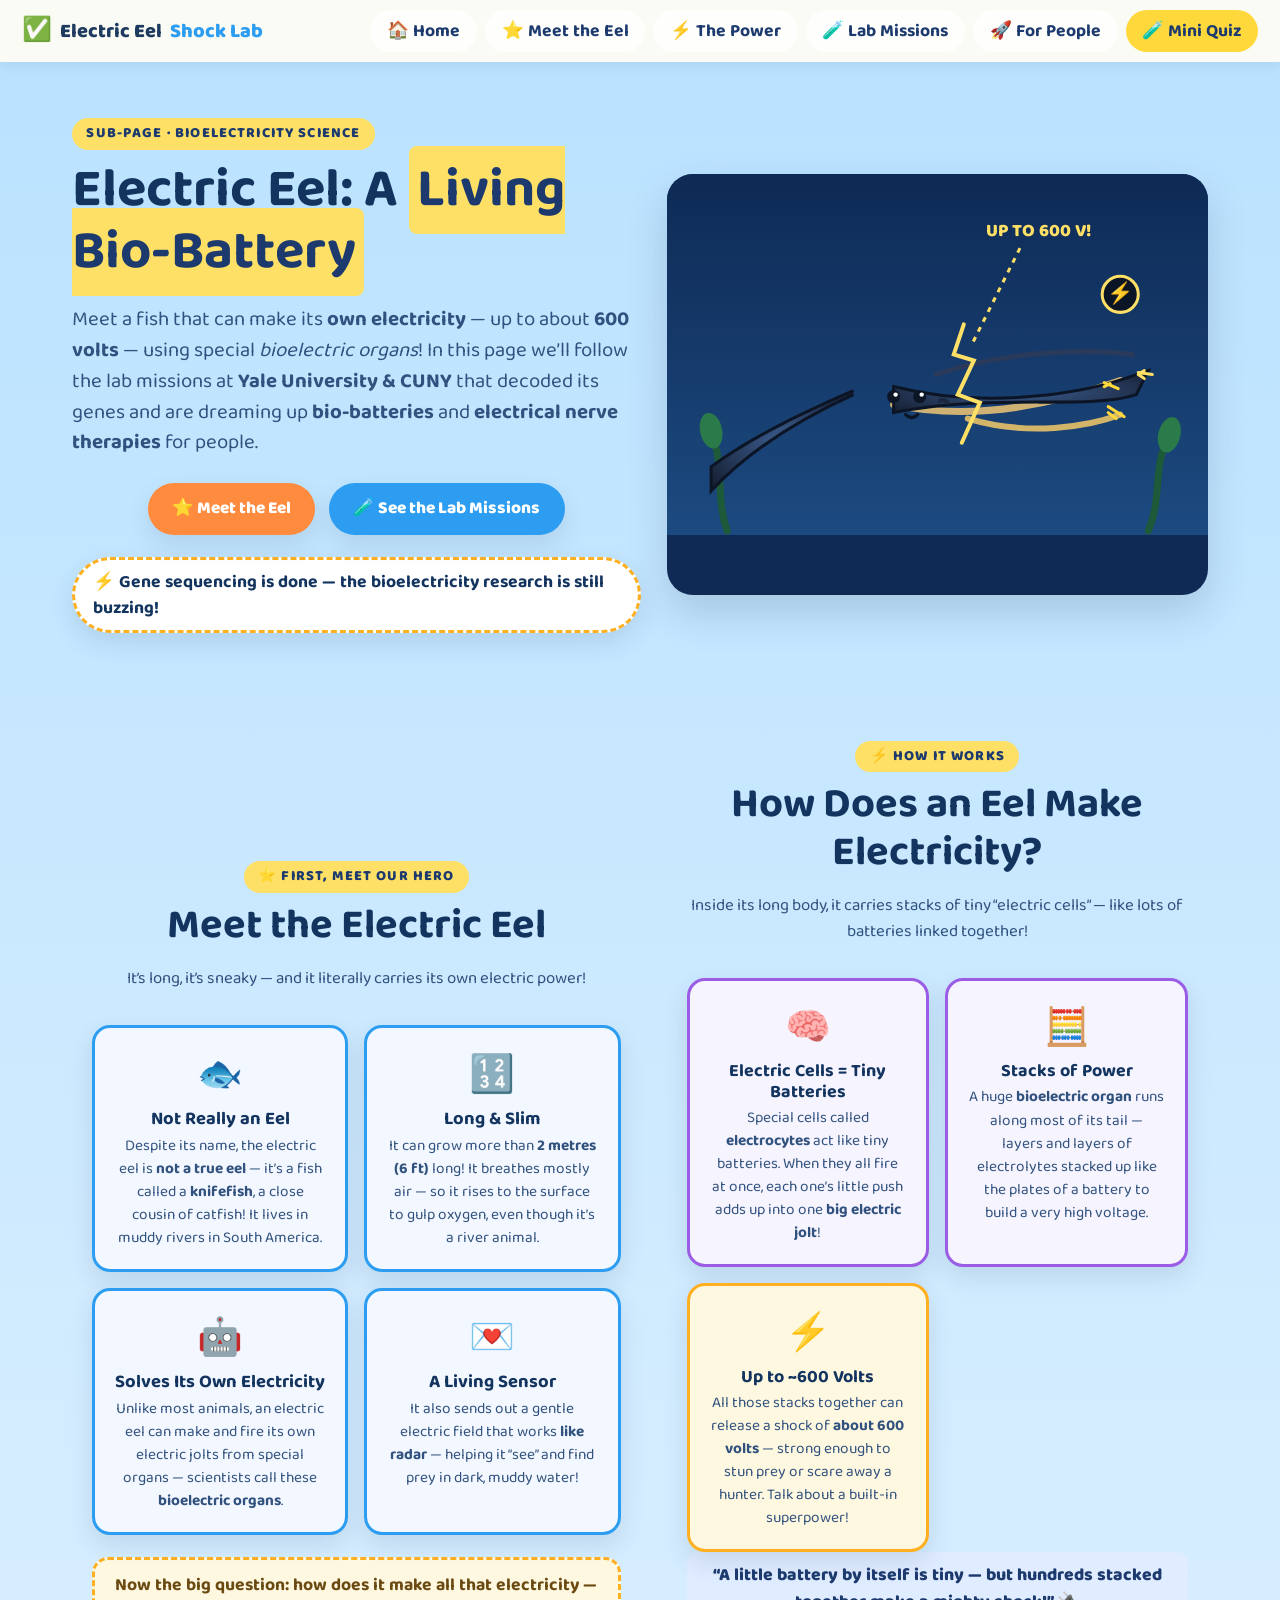
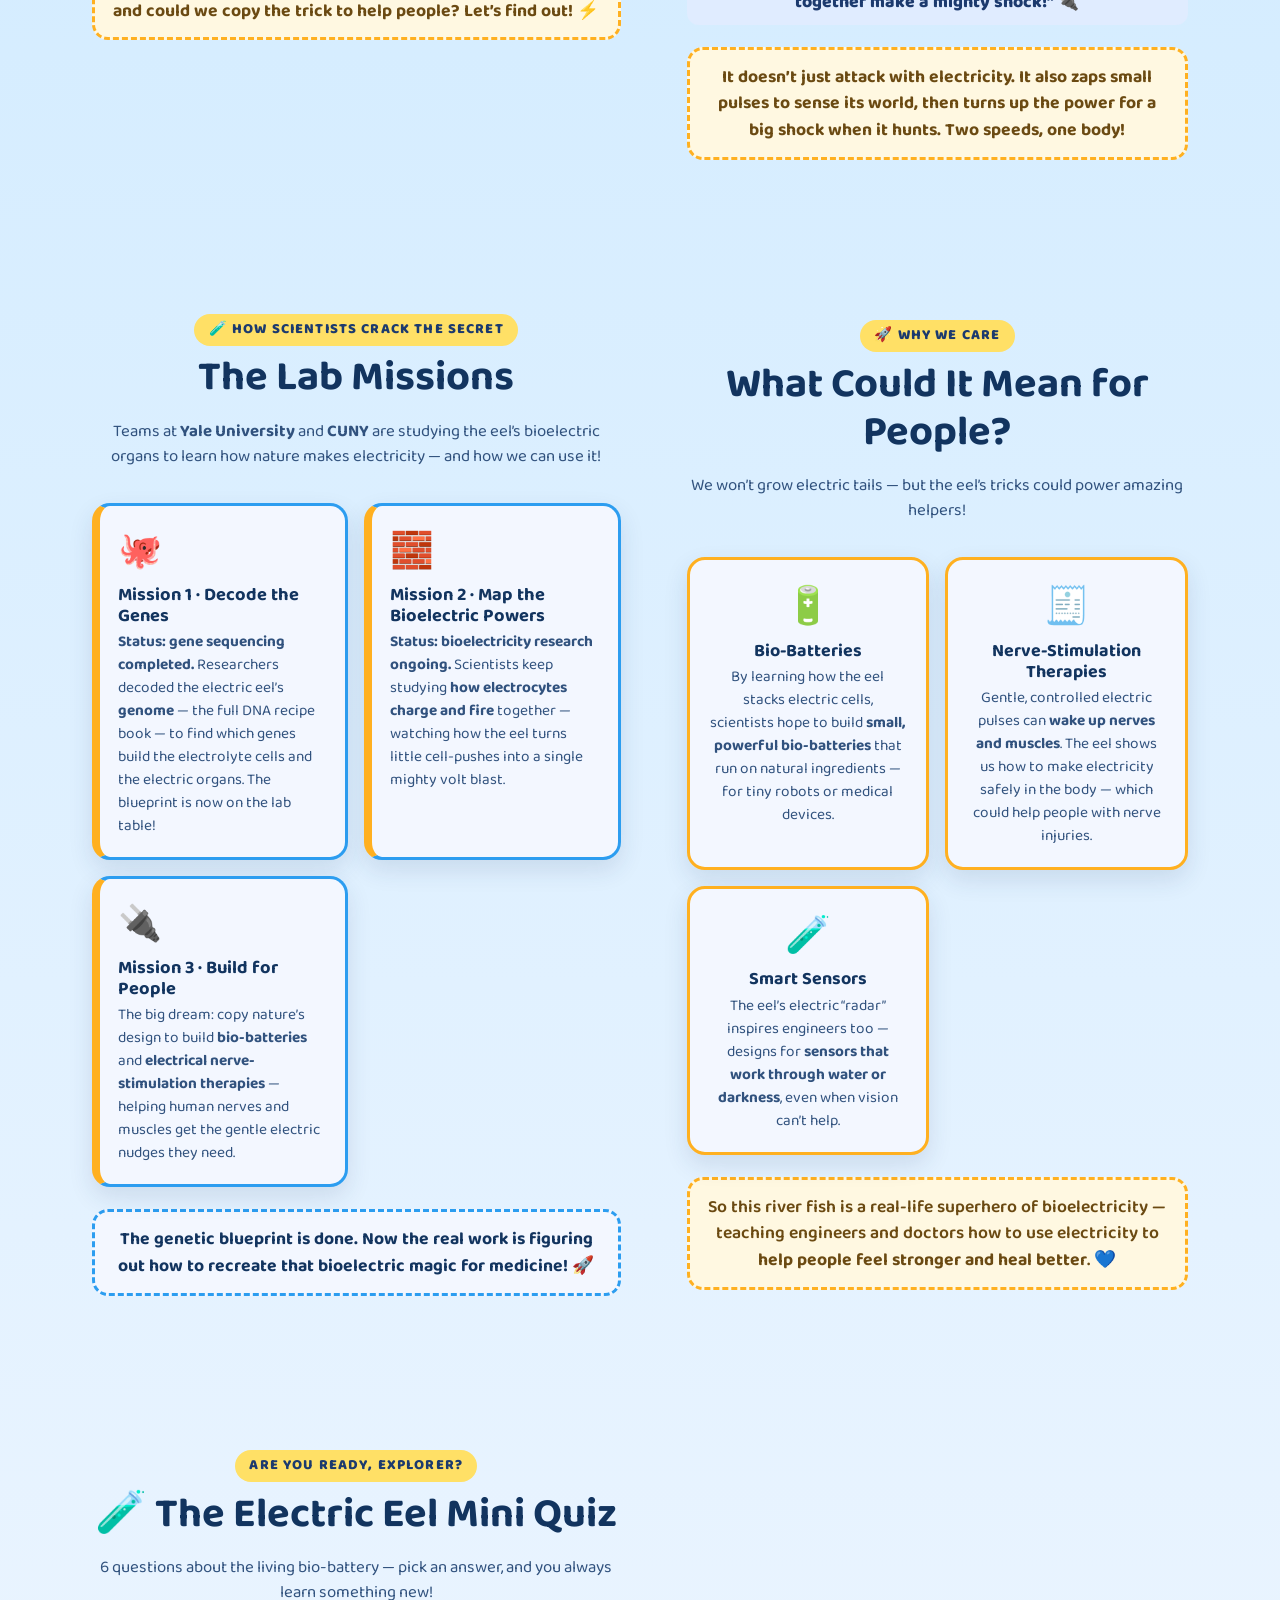
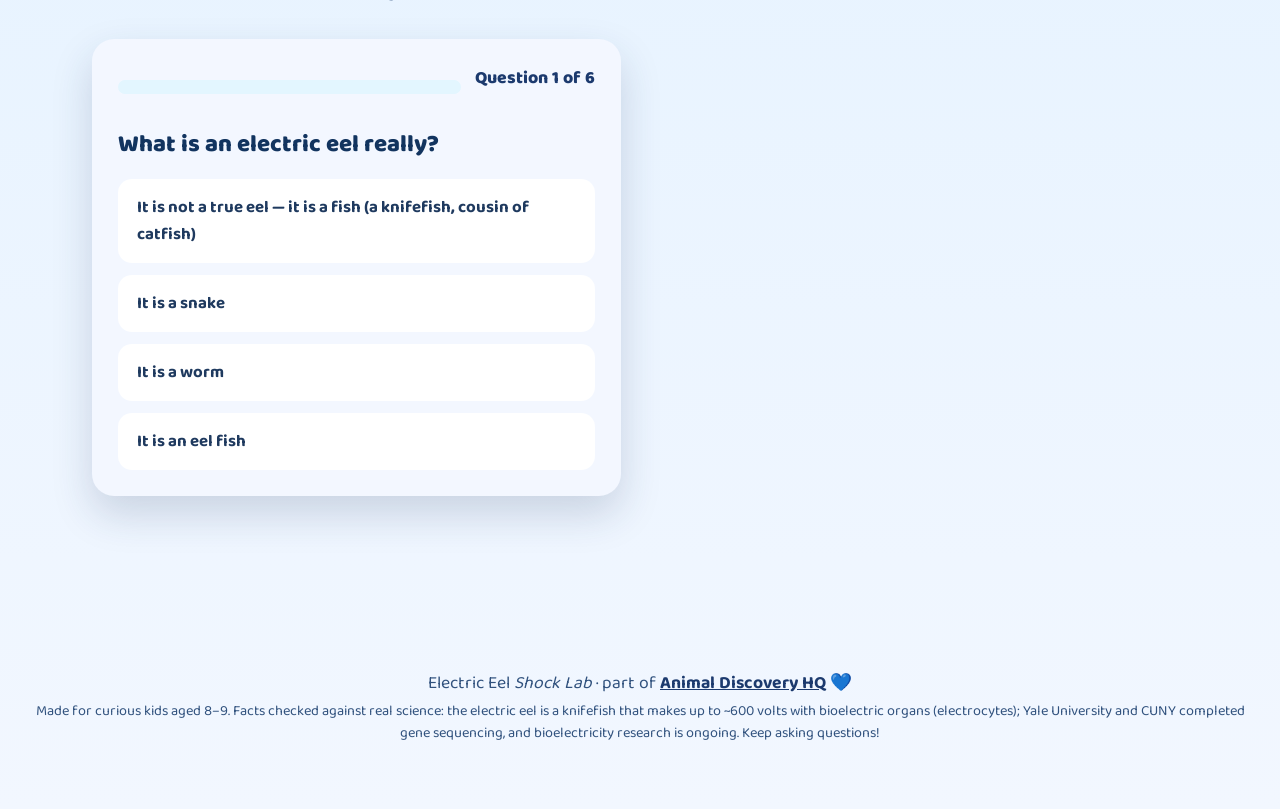
<file: electric-eel.html>
<!DOCTYPE html>
<html lang="en">
<head>
  <meta charset="UTF-8">
  <meta name="viewport" content="width=device-width, initial-scale=1">
  <title>Electric Eel: A Living Bio-Battery — Bioelectricity Science for Curious Kids (Ages 8–9)</title>
  <meta name="description" content="An electric eel can make up to 600 volts with its own bioelectric organs! Follow the Yale University &amp; CUNY lab missions to build bio-batteries and electrical nerve therapies, then take the quiz!">
  <link rel="preconnect" href="https://fonts.googleapis.com">
  <link rel="preconnect" href="https://fonts.gstatic.com" crossorigin>
  <link href="https://fonts.googleapis.com/css2?family=Baloo+2:wght@400;500;600;700;800&display=swap" rel="stylesheet">
  <link rel="stylesheet" href="styles.css">
  <link rel="stylesheet" href="electric-eel.css">
</head>
<body id="top">

  <header class="topbar">
    <a href="index.html#top" class="brand"><span class="brand-emoji">&#9989;&#65039;</span>Electric Eel <em>Shock Lab</em></a>
    <nav class="topnav" aria-label="Page sections">
      <a href="index.html">&#127968; Home</a>
      <a href="#meet">&#11088; Meet the Eel</a>
      <a href="#power">&#9889; The Power</a>
      <a href="#lab">&#129514; Lab Missions</a>
      <a href="#future">&#128640; For People</a>
      <a href="#quiz" class="nav-quiz">&#129514; Mini Quiz</a>
    </nav>
  </header>

  <main>

    <!-- ================= HERO ================= -->
    <section class="eel-hero" id="hero">
      <div class="hero-text">
        <p class="eyebrow">Sub-page &middot; Bioelectricity science</p>
        <h1>Electric Eel: A <mark>Living Bio-Battery</mark></h1>
        <p class="hero-sub">
          Meet a fish that can make its <strong>own electricity</strong> &mdash; up to about <strong>600 volts</strong> &mdash;
          using special <em>bioelectric organs</em>! In this page we&rsquo;ll follow the lab missions at <strong>Yale University
          &amp; CUNY</strong> that decoded its genes and are dreaming up <strong>bio-batteries</strong> and <strong>electrical
          nerve therapies</strong> for people.
        </p>
        <div class="hero-actions">
          <a href="#meet" class="btn btn--warm">&#11088; Meet the Eel</a>
          <a href="#lab" class="btn btn--cool">&#129514; See the Lab Missions</a>
        </div>
        <p class="hero-badge">&#9889;&#65039; Gene sequencing is done &mdash; the bioelectricity research is still buzzing!</p>
      </div>

      <svg class="hero-eel-svg" viewBox="0 0 540 420" role="img" aria-label="A long electric eel gliding through dark water with a lightly glowing tail and flashing yellow lightning bolts">
        <defs>
          <linearGradient id="eel-water" x1="0" y1="0" x2="0" y2="1">
            <stop offset="0" stop-color="#0e2a55"/>
            <stop offset="1" stop-color="#1c4a80"/>
          </linearGradient>
          <radialGradient id="eel-body" cx=".5" cy=".5" r=".7">
            <stop offset="0" stop-color="#3a5b8c"/>
            <stop offset="1" stop-color="#141c2e"/>
          </radialGradient>
        </defs>

        <rect width="540" height="360" fill="url(#eel-water)"/>

        <!-- bubbles -->
        <ellipse class="bubble bubble--1" cx="96" cy="70" r="7" fill="#bfe3ff" opacity=".75"/>
        <ellipse class="bubble bubble--2" cx="128" cy="42" r="5" fill="#bfe3ff" opacity=".55"/>
        <ellipse class="bubble bubble--3" cx="430" cy="120" r="8" fill="#bfe3ff" opacity=".7"/>

        <!-- water plants / rocks -->
        <path d="M 60 356 C 48 322 58 292 44 258" stroke="#1c5a3a" stroke-width="7" stroke-linecap="round" fill="none"/>
        <ellipse cx="44" cy="256" rx="11" ry="18" fill="#2a7a4a" transform="rotate(-12 44 256)"/>
        <path d="M 480 356 C 494 324 484 294 500 262" stroke="#1c5a3a" stroke-width="7" stroke-linecap="round" fill="none"/>
        <ellipse cx="501" cy="260" rx="11" ry="18" fill="#2a7a4a" transform="rotate(14 501 260)"/>

        <!-- THE ELECTRIC EEL -->
        <g class="eel-swim">
          <!-- long body + tail fin -->
          <path d="M 186 220 C 120 250 74 284 44 316 L 44 292 C 90 258 150 232 186 216" fill="url(#eel-body)" stroke="#0c1526" stroke-width="3"/>
          <!-- belly -->
          <path d="M 226 230 C 300 246 380 232 452 206" stroke="#f0c674" stroke-width="7" stroke-linecap="round" fill="none" opacity=".85"/>
          <!-- eel body (head to tail) -->
          <path d="M 226 212 C 320 236 420 218 468 200 L 480 196 L 468 220 C 420 236 320 218 226 238 Z" fill="url(#eel-body)" stroke="#0c1526" stroke-width="3"/>
          <!-- dorsal fin ridge -->
          <path d="M 268 200 C 340 176 420 174 464 180" stroke="#2a3a5a" stroke-width="5" stroke-linecap="round" fill="none"/>
          <!-- belly fin -->
          <path d="M 300 244 C 360 262 420 252 452 240" stroke="#e8c26a" stroke-width="6" stroke-linecap="round" fill="none" opacity=".9"/>

          <!-- tail zooms (bioelectric glow) -->
          <path class="eel-zap" d="M 470 200 l 6 -4 M 470 200 l 6 4 M 470 198 l 14 2" stroke="#ffe066" stroke-width="3" stroke-linecap="round" fill="none"/>
          <path class="eel-zap eel-zap--2" d="M 436 212 l 6 -3 M 436 208 l 14 6" stroke="#ffd93b" stroke-width="3" stroke-linecap="round" fill="none"/>
          <path class="eel-zap eel-zap--3" d="M 440 238 l 8 6 M 440 232 l 16 10" stroke="#ffd93b" stroke-width="3" stroke-linecap="round" fill="none"/>

          <!-- cute face -->
          <circle cx="226" cy="222" r="6.5" fill="#0c1526"/>
          <circle cx="252" cy="222" r="6.5" fill="#0c1526"/>
          <circle cx="228" cy="220" r="2.2" fill="#ffffff"/>
          <circle cx="254" cy="220" r="2.2" fill="#ffffff"/>
          <path d="M 238 240 q 6 6 12 0" stroke="#0c1526" stroke-width="3.4" stroke-linecap="round" fill="none"/>
          <!-- little gill slash -->
          <path d="M 272 226 q 5 -2 8 2" stroke="#1a2740" stroke-width="4" stroke-linecap="round" fill="none"/>
        </g>

        <!-- lightning bolt (the shock) -->
        <path class="eel-zap" d="M 296 150 l -10 30 l 20 6 l -16 34 l 22 8 l -18 40" stroke="#ffe066" stroke-width="4" stroke-linecap="round" fill="none"/>

        <!-- volt label -->
        <text class="eel-label" x="318" y="62" font-size="18" font-weight="800" fill="#ffe066">UP TO 600 V!</text>
        <circle class="eel-label" cx="452" cy="120" r="18" fill="#0c1526" stroke="#ffe066" stroke-width="3"/>
        <text class="eel-label" x="452" y="126" font-size="21" font-weight="800" fill="#ffe066" text-anchor="middle">&#9889;</text>
        <path class="eel-label" d="M 352 74 l -48 96" stroke="#ffe066" stroke-width="3" stroke-dasharray="5 6" fill="none"/>
      </svg>
<!-- ================= MEET THE ELECTRIC EEL ================= -->
    <section class="section meet-section" id="meet">
      <div class="section-head" data-reveal>
        <p class="eyebrow">&#11088; First, meet our hero</p>
        <h2>Meet the Electric Eel</h2>
        <p class="section-sub">It&rsquo;s long, it&rsquo;s sneaky &mdash; and it literally carries its own electric power!</p>
      </div>

      <div class="meet-grid">
        <article class="meet-card" data-reveal>
          <span class="meet-emoji">&#128031;</span>
          <h3>Not Really an Eel</h3>
          <p>Despite its name, the electric eel is <strong>not a true eel</strong> &mdash; it&rsquo;s a fish called a
          <strong>knifefish</strong>, a close cousin of catfish! It lives in muddy rivers in South America.</p>
        </article>
        <article class="meet-card" data-reveal>
          <span class="meet-emoji">&#128290;</span>
          <h3>Long &amp; Slim</h3>
          <p>It can grow more than <strong>2 metres (6 ft)</strong> long! It breathes mostly air &mdash; so it rises to the
          surface to gulp oxygen, even though it&rsquo;s a river animal.</p>
        </article>
        <article class="meet-card" data-reveal>
          <span class="meet-emoji">&#129302;</span>
          <h3>Solves Its Own Electricity</h3>
          <p>Unlike most animals, an electric eel can make and fire its own electric jolts from special organs &mdash;
          scientists call these <strong>bioelectric organs</strong>.</p>
        </article>
        <article class="meet-card" data-reveal>
          <span class="meet-emoji">&#128140;</span>
          <h3>A Living Sensor</h3>
          <p>It also sends out a gentle electric field that works <strong>like radar</strong> &mdash; helping it &ldquo;see&rdquo;
          and find prey in dark, muddy water!</p>
        </article>
      </div>

      <p class="meet-note" data-reveal>Now the big question: <strong>how does it make all that electricity</strong> &mdash; and could
      we copy the trick to help people? Let&rsquo;s find out! &#9889;&#65039;</p>
    </section>

    <!-- ================= THE POWER ================= -->
    <section class="section power-section" id="power">
      <div class="section-head" data-reveal>
        <p class="eyebrow">&#9889; How it works</p>
        <h2>How Does an Eel Make Electricity?</h2>
        <p class="section-sub">Inside its long body, it carries stacks of tiny &ldquo;electric cells&rdquo; &mdash; like lots of
        batteries linked together!</p>
      </div>

      <div class="power-grid">
        <div class="power-card" data-reveal>
          <span class="power-emoji">&#129504;</span>
          <h3>Electric Cells = Tiny Batteries</h3>
          <p>Special cells called <strong>electrocytes</strong> act like tiny batteries. When they all fire at once, each one&rsquo;s
          little push adds up into one <strong>big electric jolt</strong>!</p>
        </div>
        <div class="power-card" data-reveal>
          <span class="power-emoji">&#129518;</span>
          <h3>Stacks of Power</h3>
          <p>A huge <strong>bioelectric organ</strong> runs along most of its tail &mdash; layers and layers of electrolytes
          stacked up like the plates of a battery to build a very high voltage.</p>
        </div>
        <div class="power-card power-card--key" data-reveal>
          <span class="power-emoji">&#9889;&#65039;</span>
          <h3>Up to ~600 Volts</h3>
          <p>All those stacks together can release a shock of <strong>about 600 volts</strong> &mdash; strong enough to stun prey
          or scare away a hunter. Talk about a built-in superpower!</p>
        </div>
      </div>

      <p class="power-quote" data-reveal>&ldquo;A little battery by itself is tiny &mdash; but hundreds stacked together make a mighty shock!&rdquo; &#128268;</p>
      <p class="power-note" data-reveal>It doesn&rsquo;t just attack with electricity. It also <strong>zaps small pulses</strong> to
      sense its world, then turns up the power for a <strong>big</strong> shock when it hunts. Two speeds, one body!</p>
    </section>
<!-- ================= THE LAB MISSIONS ================= -->
    <section class="section lab-section" id="lab">
      <div class="section-head" data-reveal>
        <p class="eyebrow">&#129514; How scientists crack the secret</p>
        <h2>The Lab Missions</h2>
        <p class="section-sub">Teams at <strong>Yale University</strong> and <strong>CUNY</strong> are studying the eel&rsquo;s
        bioelectric organs to learn how nature makes electricity &mdash; and how we can use it!</p>
      </div>

      <div class="lab-grid">
        <article class="lab-card" data-reveal>
          <span class="lab-emoji">&#128025;</span>
          <h3>Mission 1 &middot; Decode the Genes</h3>
          <p><strong>Status: gene sequencing completed.</strong> Researchers decoded the electric eel&rsquo;s <strong>genome</strong>
          &mdash; the full DNA recipe book &mdash; to find which genes build the electrolyte cells and the electric organs. The blueprint
          is now on the lab table!</p>
        </article>
        <article class="lab-card" data-reveal>
          <span class="lab-emoji">&#129521;</span>
          <h3>Mission 2 &middot; Map the Bioelectric Powers</h3>
          <p><strong>Status: bioelectricity research ongoing.</strong> Scientists keep studying <strong>how electrocytes charge and
          fire</strong> together &mdash; watching how the eel turns little cell-pushes into a single mighty volt blast.</p>
        </article>
        <article class="lab-card" data-reveal>
          <span class="lab-emoji">&#128268;</span>
          <h3>Mission 3 &middot; Build for People</h3>
          <p>The big dream: copy nature&rsquo;s design to build <strong>bio-batteries</strong> and <strong>electrical nerve-stimulation
          therapies</strong> &mdash; helping human nerves and muscles get the gentle electric nudges they need.</p>
        </article>
      </div>

      <p class="lab-note" data-reveal>The genetic blueprint is <strong>done</strong>. Now the real work is figuring out how to
      <strong>recreate that bioelectric magic</strong> for medicine! &#128640;</p>
    </section>

    <!-- ================= WHAT IT MEANS FOR PEOPLE ================= -->
    <section class="section future-section" id="future">
      <div class="section-head" data-reveal>
        <p class="eyebrow">&#128640; Why we care</p>
        <h2>What Could It Mean for People?</h2>
        <p class="section-sub">We won&rsquo;t grow electric tails &mdash; but the eel&rsquo;s tricks could power amazing helpers!</p>
      </div>

      <div class="future-grid">
        <article class="future-card" data-reveal>
          <span class="future-emoji">&#128267;</span>
          <h3>Bio-Batteries</h3>
          <p>By learning how the eel stacks electric cells, scientists hope to build <strong>small, powerful bio-batteries</strong>
          that run on natural ingredients &mdash; for tiny robots or medical devices.</p>
        </article>
        <article class="future-card" data-reveal>
          <span class="future-emoji">&#129534;</span>
          <h3>Nerve-Stimulation Therapies</h3>
          <p>Gentle, controlled electric pulses can <strong>wake up nerves and muscles</strong>. The eel shows us how to make
          electricity safely in the body &mdash; which could help people with nerve injuries.</p>
        </article>
        <article class="future-card" data-reveal>
          <span class="future-emoji">&#129514;</span>
          <h3>Smart Sensors</h3>
          <p>The eel&rsquo;s electric &ldquo;radar&rdquo; inspires engineers too &mdash; designs for <strong>sensors that work through
          water or darkness</strong>, even when vision can&rsquo;t help.</p>
        </article>
      </div>

      <p class="future-note" data-reveal>So this river fish is a real-life superhero of bioelectricity &mdash; teaching engineers and doctors
      how to use electricity to <strong>help people feel stronger and heal better</strong>. &#128153;</p>
    </section>
<!-- ================= MINI QUIZ ================= -->
    <section class="section quiz-section" id="quiz" data-reveal>
      <div class="section-head">
        <p class="eyebrow">Are you ready, explorer?</p>
        <h2>&#129514; The Electric Eel Mini Quiz</h2>
        <p class="section-sub">6 questions about the living bio-battery &mdash; pick an answer, and you always learn something new!</p>
      </div>
      <div class="quiz-shell" id="quizBox" aria-live="polite"></div>
    </section>
  </main>

  <footer class="site-foot">
    <p>Electric Eel <em>Shock Lab</em> &middot; part of <a href="index.html"><strong>Animal Discovery HQ</strong></a> &#128153;</p>
    <p class="foot-note">Made for curious kids aged 8&ndash;9. Facts checked against real science: the electric eel is a knifefish that
    makes up to ~600 volts with bioelectric organs (electrocytes); Yale University and CUNY completed gene sequencing, and bioelectricity
    research is ongoing. Keep asking questions!</p>
  </footer>

  <script src="electric-eel.js"></script>
</body>
</html>
    </section>
</file>
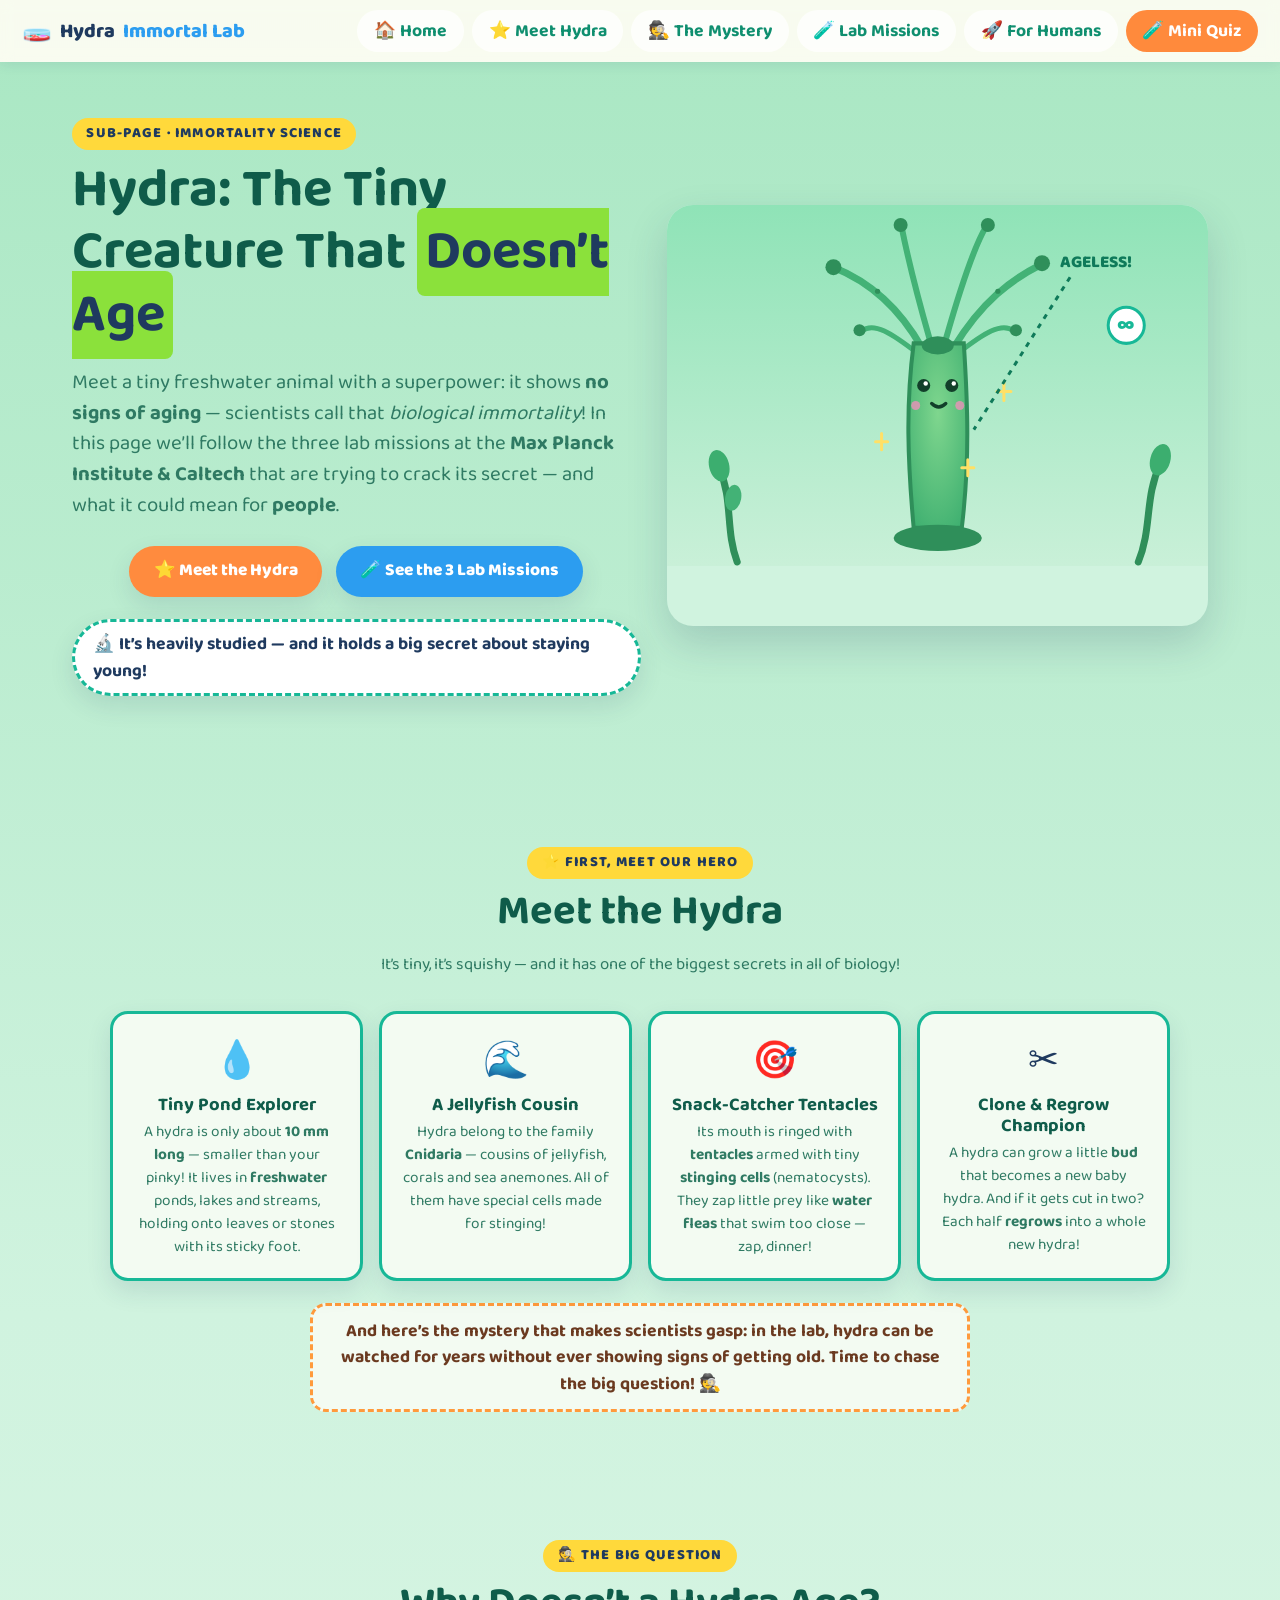
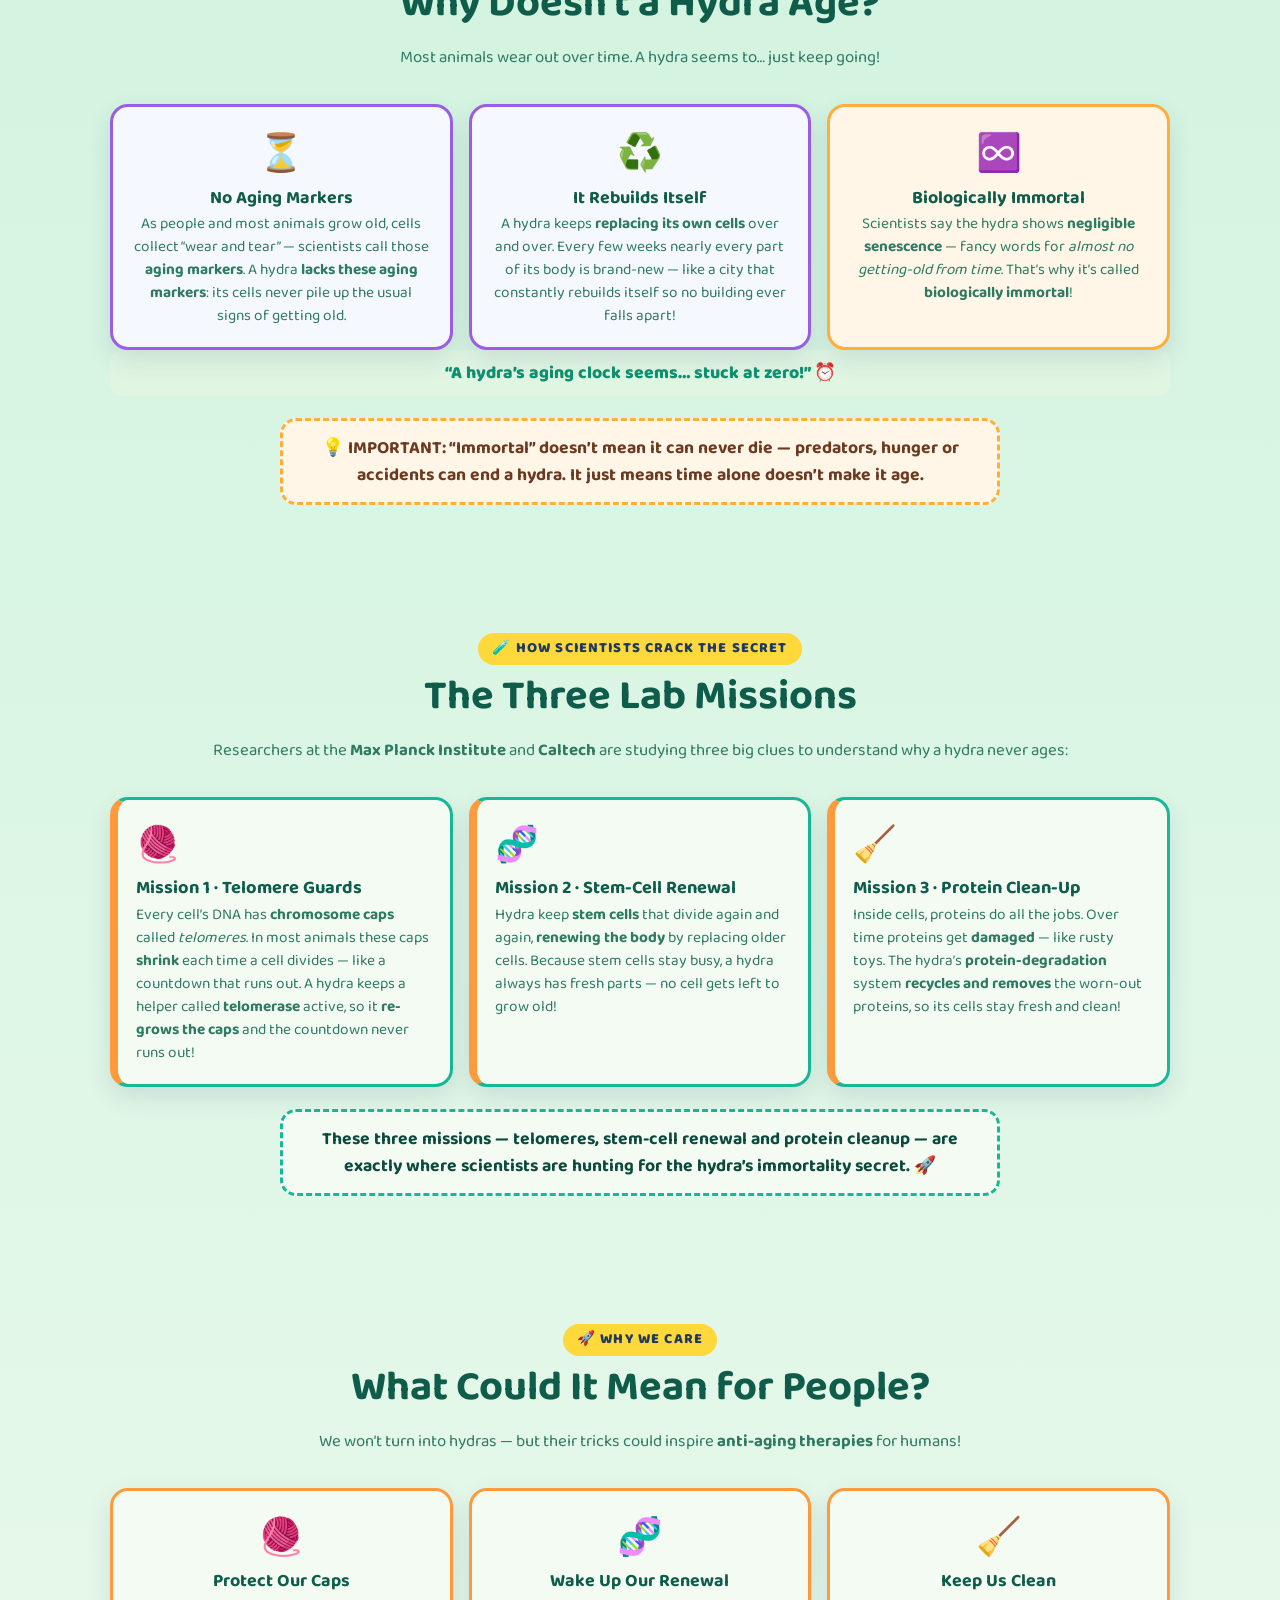
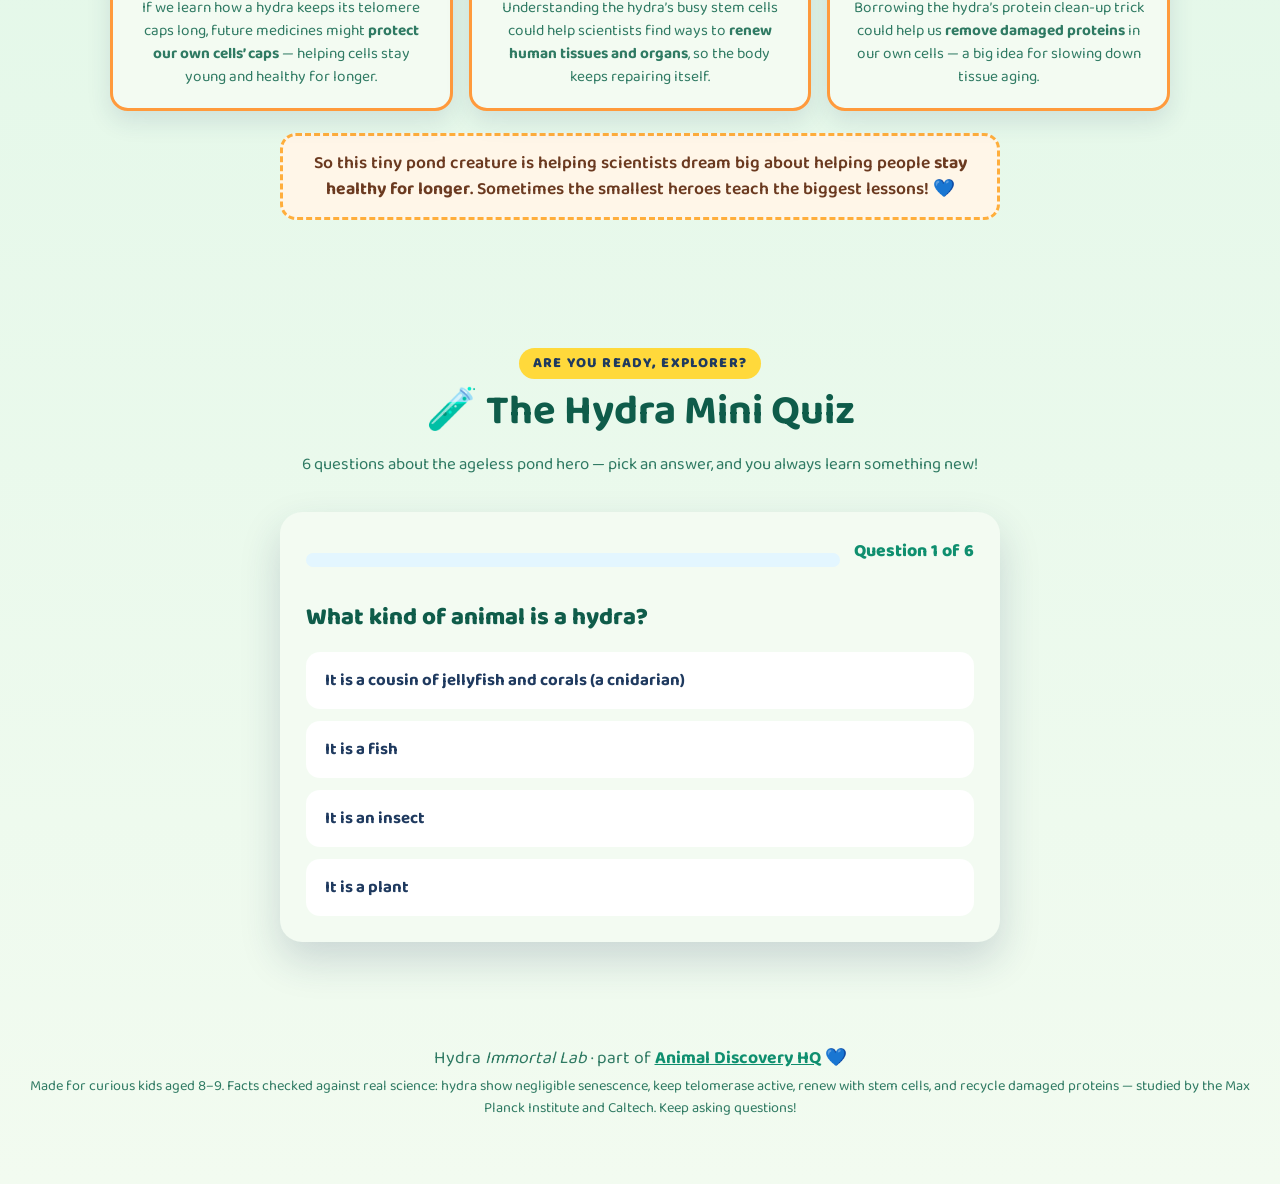
<file: hydra.html>
<!DOCTYPE html>
<html lang="en">
<head>
  <meta charset="UTF-8">
  <meta name="viewport" content="width=device-width, initial-scale=1">
  <title>Hydra: The Tiny Creature That Doesn't Age — Immortality Science for Curious Kids (Ages 8–9)</title>
  <meta name="description" content="A tiny freshwater animal called the hydra shows no signs of aging — biological immortality! Follow the Max Planck Institute &amp; Caltech lab missions on telomeres, stem cells and protein cleanup, then take the quiz!">
  <link rel="preconnect" href="https://fonts.googleapis.com">
  <link rel="preconnect" href="https://fonts.gstatic.com" crossorigin>
  <link href="https://fonts.googleapis.com/css2?family=Baloo+2:wght@400;500;600;700;800&display=swap" rel="stylesheet">
  <link rel="stylesheet" href="styles.css">
  <link rel="stylesheet" href="hydra.css">
</head>
<body id="top">

  <header class="topbar">
    <a href="index.html#top" class="brand"><span class="brand-emoji">&#129515;</span>Hydra <em>Immortal Lab</em></a>
    <nav class="topnav" aria-label="Page sections">
      <a href="index.html">&#127968; Home</a>
      <a href="#meet">&#11088; Meet Hydra</a>
      <a href="#mystery">&#128373; The Mystery</a>
      <a href="#lab">&#129514; Lab Missions</a>
      <a href="#future">&#128640; For Humans</a>
      <a href="#quiz" class="nav-quiz">&#129514; Mini Quiz</a>
    </nav>
  </header>

  <main>

    <!-- ================= HERO ================= -->
    <section class="hy-hero" id="hero">
      <div class="hero-text">
        <p class="eyebrow">Sub-page &middot; Immortality science</p>
        <h1>Hydra: The Tiny Creature That <mark>Doesn&rsquo;t Age</mark></h1>
        <p class="hero-sub">
          Meet a tiny freshwater animal with a superpower: it shows <strong>no signs of aging</strong> &mdash;
          scientists call that <em>biological immortality</em>! In this page we&rsquo;ll follow the three lab missions at the
          <strong>Max Planck Institute &amp; Caltech</strong> that are trying to crack its secret &mdash; and what it could mean
          for <strong>people</strong>.
        </p>
        <div class="hero-actions">
          <a href="#meet" class="btn btn--warm">&#11088; Meet the Hydra</a>
          <a href="#lab" class="btn btn--cool">&#129514; See the 3 Lab Missions</a>
        </div>
        <p class="hero-badge">&#128300; It&rsquo;s heavily studied &mdash; and it holds a big secret about staying young!</p>
      </div>

      <svg class="hero-hy-svg" viewBox="0 0 540 420" role="img" aria-label="A cute green hydra floating in a clear pond, with wavy tentacles, sparkling stem-cell dots and an ageless label">
        <defs>
          <linearGradient id="hy-pond" x1="0" y1="0" x2="0" y2="1">
            <stop offset="0" stop-color="#8fe3b7"/>
            <stop offset="1" stop-color="#c9f0d8"/>
          </linearGradient>
          <radialGradient id="hy-body" cx=".5" cy=".38" r=".75">
            <stop offset="0" stop-color="#7fd68e"/>
            <stop offset="1" stop-color="#3cae6f"/>
          </radialGradient>
        </defs>

        <rect width="540" height="360" fill="url(#hy-pond)"/>

        <!-- bubbles -->
        <ellipse class="bubble bubble--1" cx="90" cy="80" r="7" fill="#ffffff" opacity=".8"/>
        <ellipse class="bubble bubble--2" cx="122" cy="48" r="5" fill="#ffffff" opacity=".6"/>
        <ellipse class="bubble bubble--3" cx="428" cy="118" r="8" fill="#ffffff" opacity=".7"/>
        <ellipse class="bubble bubble--4" cx="454" cy="56" r="5" fill="#ffffff" opacity=".55"/>

        <!-- pond plants -->
        <path d="M 70 356 C 58 324 66 294 52 262" stroke="#2f8f5a" stroke-width="7" stroke-linecap="round" fill="none"/>
        <ellipse cx="52" cy="260" rx="10" ry="16" fill="#3cae6f" transform="rotate(-14 52 260)"/>
        <ellipse cx="66" cy="292" rx="8" ry="13" fill="#43b276" transform="rotate(10 66 292)"/>
        <path d="M 470 356 C 484 322 476 292 492 258" stroke="#2f8f5a" stroke-width="7" stroke-linecap="round" fill="none"/>
        <ellipse cx="492" cy="254" rx="10" ry="16" fill="#3cae6f" transform="rotate(16 492 254)"/>

        <!-- THE HYDRA -->
        <g class="hy-float">
<!-- tentacles -->
          <path d="M 254 142 C 228 96 196 74 166 62" stroke="#43b276" stroke-width="7" stroke-linecap="round" fill="none"/>
          <circle cx="166" cy="62" r="8" fill="#2f8f5a"/>
          <circle cx="210" cy="86" r="2.6" fill="#2f8f5a"/>
          <path d="M 262 134 C 246 78 238 42 234 22" stroke="#43b276" stroke-width="6" stroke-linecap="round" fill="none"/>
          <circle cx="233" cy="20" r="7" fill="#2f8f5a"/>
          <path d="M 278 134 C 294 78 306 42 318 22" stroke="#43b276" stroke-width="6" stroke-linecap="round" fill="none"/>
          <circle cx="320" cy="20" r="7" fill="#2f8f5a"/>
          <path d="M 286 142 C 314 96 344 74 372 60" stroke="#43b276" stroke-width="7" stroke-linecap="round" fill="none"/>
          <circle cx="374" cy="58" r="8" fill="#2f8f5a"/>
          <circle cx="330" cy="86" r="2.6" fill="#2f8f5a"/>
          <path d="M 250 148 C 224 128 206 116 194 126" stroke="#43b276" stroke-width="5" stroke-linecap="round" fill="none"/>
          <circle cx="192" cy="125" r="6" fill="#2f8f5a"/>
          <path d="M 290 148 C 316 128 334 116 346 126" stroke="#43b276" stroke-width="5" stroke-linecap="round" fill="none"/>
          <circle cx="348" cy="125" r="6" fill="#2f8f5a"/>

          <!-- body tube -->
          <path d="M 246 138 C 238 200 240 255 246 322 L 294 322 C 302 255 300 200 296 138 Z" fill="url(#hy-body)" stroke="#2f8f5a" stroke-width="4"/>
          <!-- foot disc -->
          <ellipse cx="270" cy="332" rx="44" ry="13" fill="#2f8f5a"/>
          <!-- mouth ring -->
          <ellipse cx="270" cy="140" rx="16" ry="9" fill="#2f8f5a"/>

          <!-- cute face -->
          <circle cx="256" cy="180" r="6.5" fill="#123f2a"/>
          <circle cx="284" cy="180" r="6.5" fill="#123f2a"/>
          <circle cx="258" cy="178" r="2.2" fill="#ffffff"/>
          <circle cx="286" cy="178" r="2.2" fill="#ffffff"/>
          <path d="M 264 198 q 7 7 14 0" stroke="#123f2a" stroke-width="3.4" stroke-linecap="round" fill="none"/>
          <circle cx="248" cy="200" r="4.5" fill="#ff8ac2" opacity=".7"/>
          <circle cx="292" cy="200" r="4.5" fill="#ff8ac2" opacity=".7"/>
        </g>

        <!-- sparkles (stem cells) -->
        <path class="hy-spark" d="M 336 186 l 0 -9 M 336 186 l 0 9 M 336 186 l -7 0 M 336 186 l 7 0" stroke="#ffe066" stroke-width="3" stroke-linecap="round" fill="none"/>
        <path class="hy-spark hy-spark--2" d="M 214 236 l 0 -8 M 214 236 l 0 8 M 214 236 l -6 0 M 214 236 l 6 0" stroke="#ffe066" stroke-width="3" stroke-linecap="round" fill="none"/>
        <path class="hy-spark hy-spark--3" d="M 300 262 l 0 -8 M 300 262 l 0 8 M 300 262 l -6 0 M 300 262 l 6 0" stroke="#ffe066" stroke-width="3" stroke-linecap="round" fill="none"/>

        <!-- ageless label -->
        <text class="hy-label" x="392" y="62" font-size="17" font-weight="800" fill="#0f7a5a">AGELESS!</text>
        <circle class="hy-label" cx="458" cy="120" r="18" fill="#ffffff" stroke="#17b897" stroke-width="3"/>
        <text class="hy-label" x="458" y="126" font-size="22" font-weight="800" fill="#17b897" text-anchor="middle">&#8734;</text>
        <path class="hy-label" d="M 402 72 l -96 152" stroke="#0f7a5a" stroke-width="3" stroke-dasharray="5 6" fill="none"/>
      </svg>
    </section>

    <!-- ================= MEET THE HYDRA ================= -->
    <section class="section meet-section" id="meet">
      <div class="section-head" data-reveal>
        <p class="eyebrow">&#11088; First, meet our hero</p>
        <h2>Meet the Hydra</h2>
        <p class="section-sub">It&rsquo;s tiny, it&rsquo;s squishy &mdash; and it has one of the biggest secrets in all of biology!</p>
      </div>

      <div class="meet-grid">
        <article class="meet-card" data-reveal>
          <span class="meet-emoji">&#128167;</span>
          <h3>Tiny Pond Explorer</h3>
          <p>A hydra is only about <strong>10 mm long</strong> &mdash; smaller than your pinky! It lives in <strong>freshwater</strong>
          ponds, lakes and streams, holding onto leaves or stones with its sticky foot.</p>
        </article>
        <article class="meet-card" data-reveal>
          <span class="meet-emoji">&#127754;</span>
          <h3>A Jellyfish Cousin</h3>
          <p>Hydra belong to the family <strong>Cnidaria</strong> &mdash; cousins of jellyfish, corals and sea anemones.
          All of them have special cells made for stinging!</p>
        </article>
        <article class="meet-card" data-reveal>
          <span class="meet-emoji">&#127919;</span>
          <h3>Snack-Catcher Tentacles</h3>
          <p>Its mouth is ringed with <strong>tentacles</strong> armed with tiny <strong>stinging cells</strong> (nematocysts).
          They zap little prey like <strong>water fleas</strong> that swim too close &mdash; zap, dinner!</p>
        </article>
        <article class="meet-card" data-reveal>
          <span class="meet-emoji">&#9986;</span>
          <h3>Clone &amp; Regrow Champion</h3>
          <p>A hydra can grow a little <strong>bud</strong> that becomes a new baby hydra. And if it gets cut in two?
          Each half <strong>regrows</strong> into a whole new hydra!</p>
        </article>
      </div>

      <p class="meet-note" data-reveal>And here&rsquo;s the mystery that makes scientists gasp: in the lab, hydra can be
      watched for <strong>years</strong> without ever showing signs of getting old. Time to chase the big question! &#128373;</p>
    </section>

    <!-- ================= THE BIG MYSTERY ================= -->
    <section class="section mystery-section" id="mystery">
      <div class="section-head" data-reveal>
        <p class="eyebrow">&#128373; The big question</p>
        <h2>Why Doesn&rsquo;t a Hydra Age?</h2>
        <p class="section-sub">Most animals wear out over time. A hydra seems to&hellip; just keep going!</p>
      </div>

      <div class="mystery-grid">
        <div class="mystery-card" data-reveal>
          <span class="mystery-emoji">&#9203;</span>
          <h3>No Aging Markers</h3>
          <p>As people and most animals grow old, cells collect &ldquo;wear and tear&rdquo; &mdash; scientists call those
          <strong>aging markers</strong>. A hydra <strong>lacks these aging markers</strong>: its cells never pile up the
          usual signs of getting old.</p>
        </div>
        <div class="mystery-card" data-reveal>
          <span class="mystery-emoji">&#9851;&#65039;</span>
          <h3>It Rebuilds Itself</h3>
          <p>A hydra keeps <strong>replacing its own cells</strong> over and over. Every few weeks nearly every part of its
          body is brand-new &mdash; like a city that constantly rebuilds itself so no building ever falls apart!</p>
        </div>
        <div class="mystery-card mystery-card--key" data-reveal>
          <span class="mystery-emoji">&#9854;&#65039;</span>
          <h3>Biologically Immortal</h3>
          <p>Scientists say the hydra shows <strong>negligible senescence</strong> &mdash; fancy words for <em>almost no
          getting-old from time</em>. That&rsquo;s why it&rsquo;s called <strong>biologically immortal</strong>!</p>
        </div>
      </div>

      <p class="mystery-quote" data-reveal>&ldquo;A hydra&rsquo;s aging clock seems&hellip; stuck at zero!&rdquo; &#9200;</p>
      <p class="mystery-note" data-reveal>&#128161; IMPORTANT: &ldquo;Immortal&rdquo; doesn&rsquo;t mean it can never die &mdash; predators,
      hunger or accidents can end a hydra. It just means <strong>time alone doesn&rsquo;t make it age</strong>.</p>
    </section>
<!-- ================= THE THREE LAB MISSIONS ================= -->
    <section class="section lab-section" id="lab">
      <div class="section-head" data-reveal>
        <p class="eyebrow">&#129514; How scientists crack the secret</p>
        <h2>The Three Lab Missions</h2>
        <p class="section-sub">Researchers at the <strong>Max Planck Institute</strong> and <strong>Caltech</strong> are studying
        three big clues to understand why a hydra never ages:</p>
      </div>

      <div class="lab-grid">
        <article class="lab-card" data-reveal>
          <span class="lab-emoji">&#129526;</span>
          <h3>Mission 1 &middot; Telomere Guards</h3>
          <p>Every cell&rsquo;s DNA has <strong>chromosome caps</strong> called <em>telomeres</em>. In most animals these caps
          <strong>shrink</strong> each time a cell divides &mdash; like a countdown that runs out. A hydra keeps a helper called
          <strong>telomerase</strong> active, so it <strong>re-grows the caps</strong> and the countdown never runs out!</p>
        </article>
        <article class="lab-card" data-reveal>
          <span class="lab-emoji">&#129516;</span>
          <h3>Mission 2 &middot; Stem-Cell Renewal</h3>
          <p>Hydra keep <strong>stem cells</strong> that divide again and again, <strong>renewing the body</strong> by replacing
          older cells. Because stem cells stay busy, a hydra always has fresh parts &mdash; no cell gets left to grow old!</p>
        </article>
        <article class="lab-card" data-reveal>
          <span class="lab-emoji">&#129529;</span>
          <h3>Mission 3 &middot; Protein Clean-Up</h3>
          <p>Inside cells, proteins do all the jobs. Over time proteins get <strong>damaged</strong> &mdash; like rusty toys.
          The hydra&rsquo;s <strong>protein-degradation</strong> system <strong>recycles and removes</strong> the worn-out proteins,
          so its cells stay fresh and clean!</p>
        </article>
      </div>

      <p class="lab-note" data-reveal>These three missions &mdash; <strong>telomeres</strong>, <strong>stem-cell renewal</strong> and
      <strong>protein cleanup</strong> &mdash; are exactly where scientists are hunting for the hydra&rsquo;s immortality secret. &#128640;</p>
    </section>

    <!-- ================= WHAT IT MEANS FOR PEOPLE ================= -->
    <section class="section future-section" id="future">
      <div class="section-head" data-reveal>
        <p class="eyebrow">&#128640; Why we care</p>
        <h2>What Could It Mean for People?</h2>
        <p class="section-sub">We won&rsquo;t turn into hydras &mdash; but their tricks could inspire <strong>anti-aging
        therapies</strong> for humans!</p>
      </div>

      <div class="future-grid">
        <article class="future-card" data-reveal>
          <span class="future-emoji">&#129526;</span>
          <h3>Protect Our Caps</h3>
          <p>If we learn how a hydra keeps its telomere caps long, future medicines might <strong>protect our own cells&rsquo;
          caps</strong> &mdash; helping cells stay young and healthy for longer.</p>
        </article>
        <article class="future-card" data-reveal>
          <span class="future-emoji">&#129516;</span>
          <h3>Wake Up Our Renewal</h3>
          <p>Understanding the hydra&rsquo;s busy stem cells could help scientists find ways to <strong>renew human tissues and
          organs</strong>, so the body keeps repairing itself.</p>
        </article>
        <article class="future-card" data-reveal>
          <span class="future-emoji">&#129529;</span>
          <h3>Keep Us Clean</h3>
          <p>Borrowing the hydra&rsquo;s protein clean-up trick could help us <strong>remove damaged proteins</strong> in our own
          cells &mdash; a big idea for slowing down tissue aging.</p>
        </article>
      </div>

      <p class="future-note" data-reveal>So this tiny pond creature is helping scientists dream big about helping people
      <strong>stay healthy for longer</strong>. Sometimes the smallest heroes teach the biggest lessons! &#128153;</p>
    </section>
<!-- ================= MINI QUIZ ================= -->
    <section class="section quiz-section" id="quiz" data-reveal>
      <div class="section-head">
        <p class="eyebrow">Are you ready, explorer?</p>
        <h2>&#129514; The Hydra Mini Quiz</h2>
        <p class="section-sub">6 questions about the ageless pond hero &mdash; pick an answer, and you always learn something new!</p>
      </div>
      <div class="quiz-shell" id="quizBox" aria-live="polite"></div>
    </section>
  </main>

  <footer class="site-foot">
    <p>Hydra <em>Immortal Lab</em> &middot; part of <a href="index.html"><strong>Animal Discovery HQ</strong></a> &#128153;</p>
    <p class="foot-note">Made for curious kids aged 8&ndash;9. Facts checked against real science: hydra show negligible senescence,
    keep telomerase active, renew with stem cells, and recycle damaged proteins &mdash; studied by the Max Planck Institute and Caltech.
    Keep asking questions!</p>
  </footer>

  <script src="hydra.js"></script>
</body>
</html>
</file>
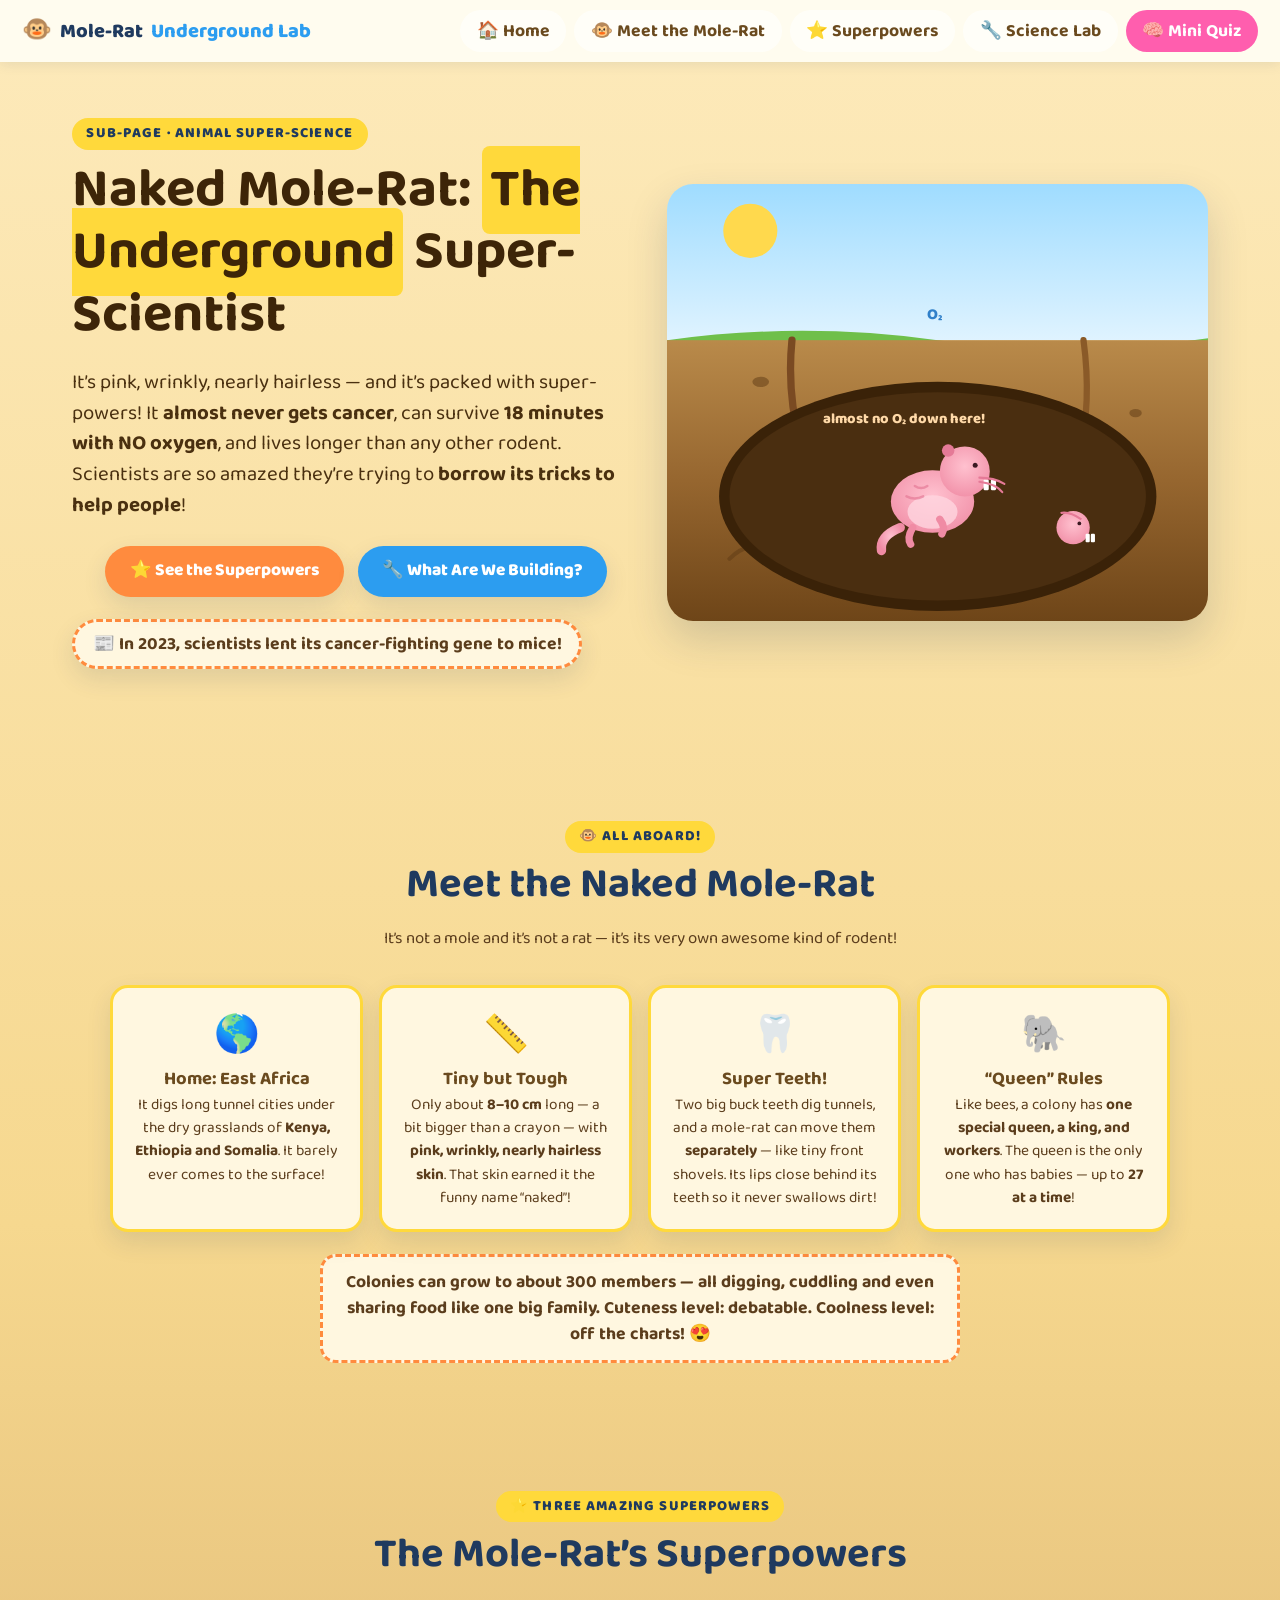
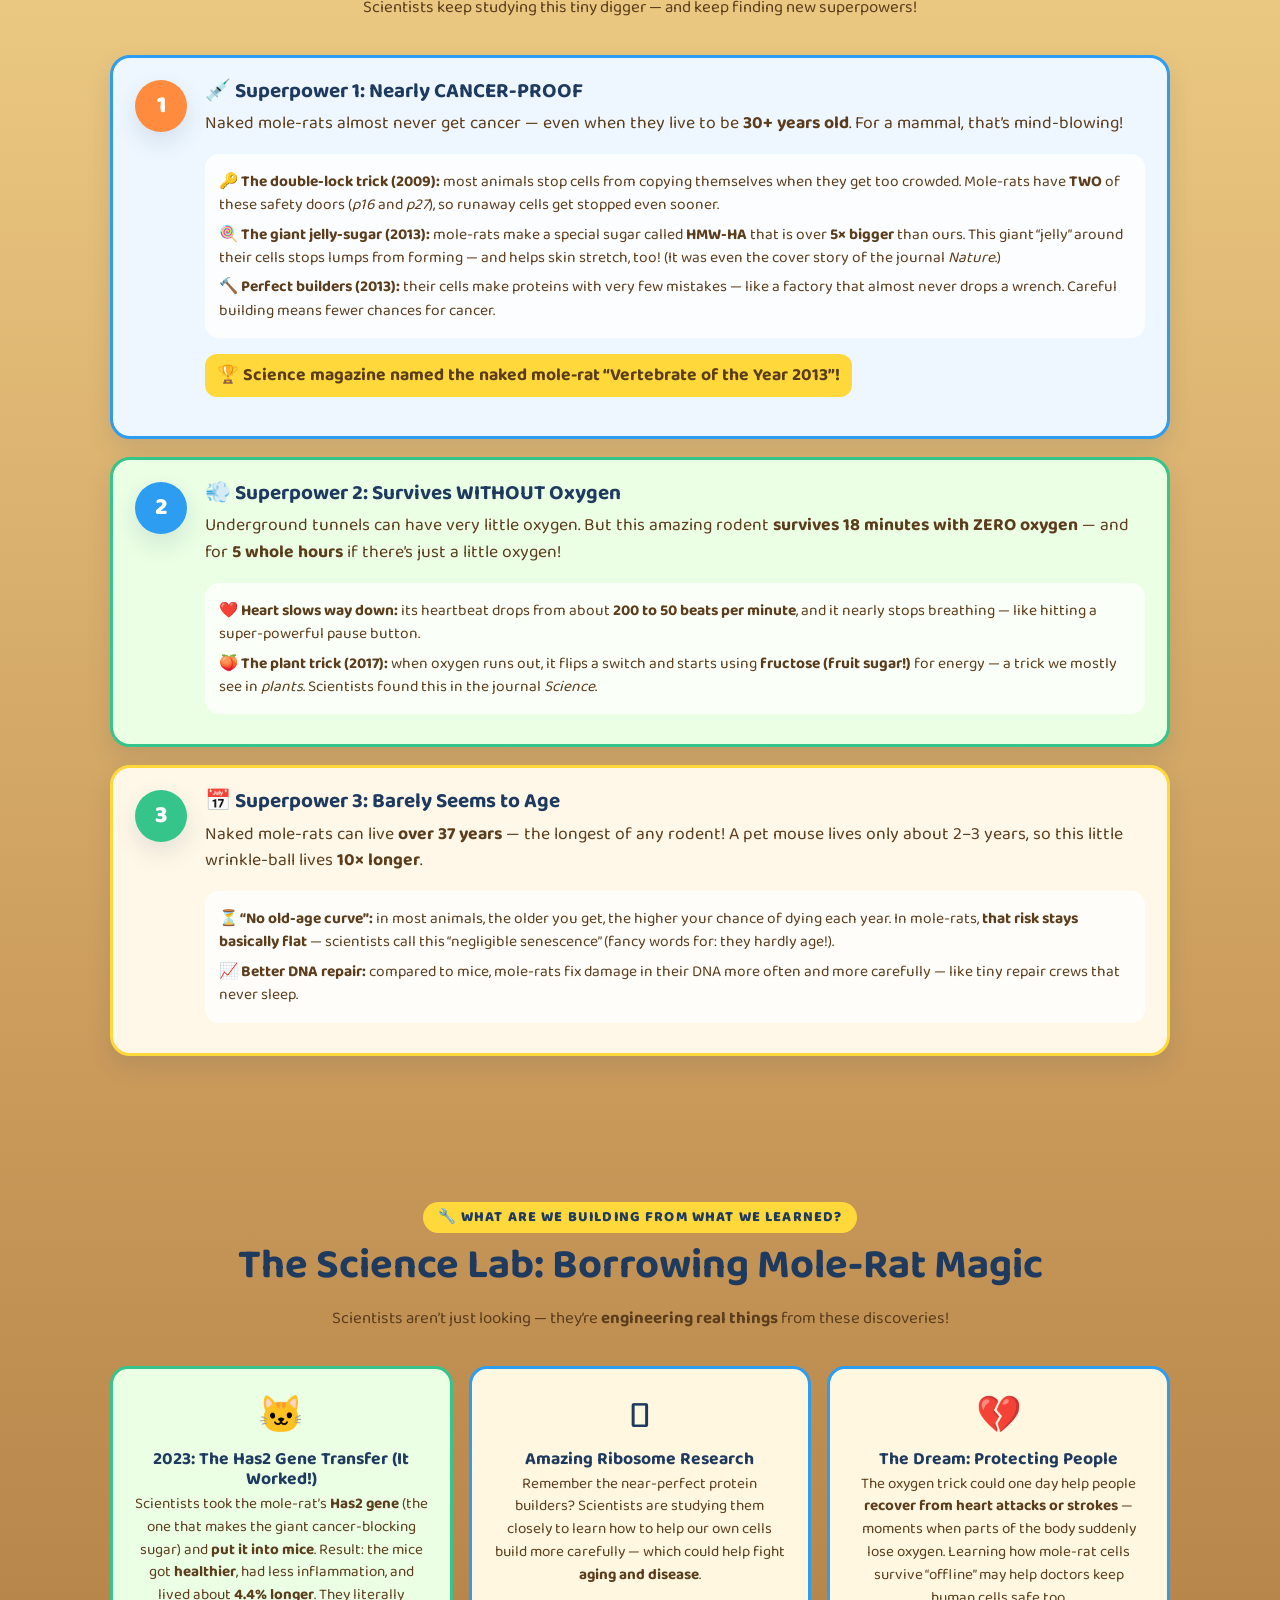
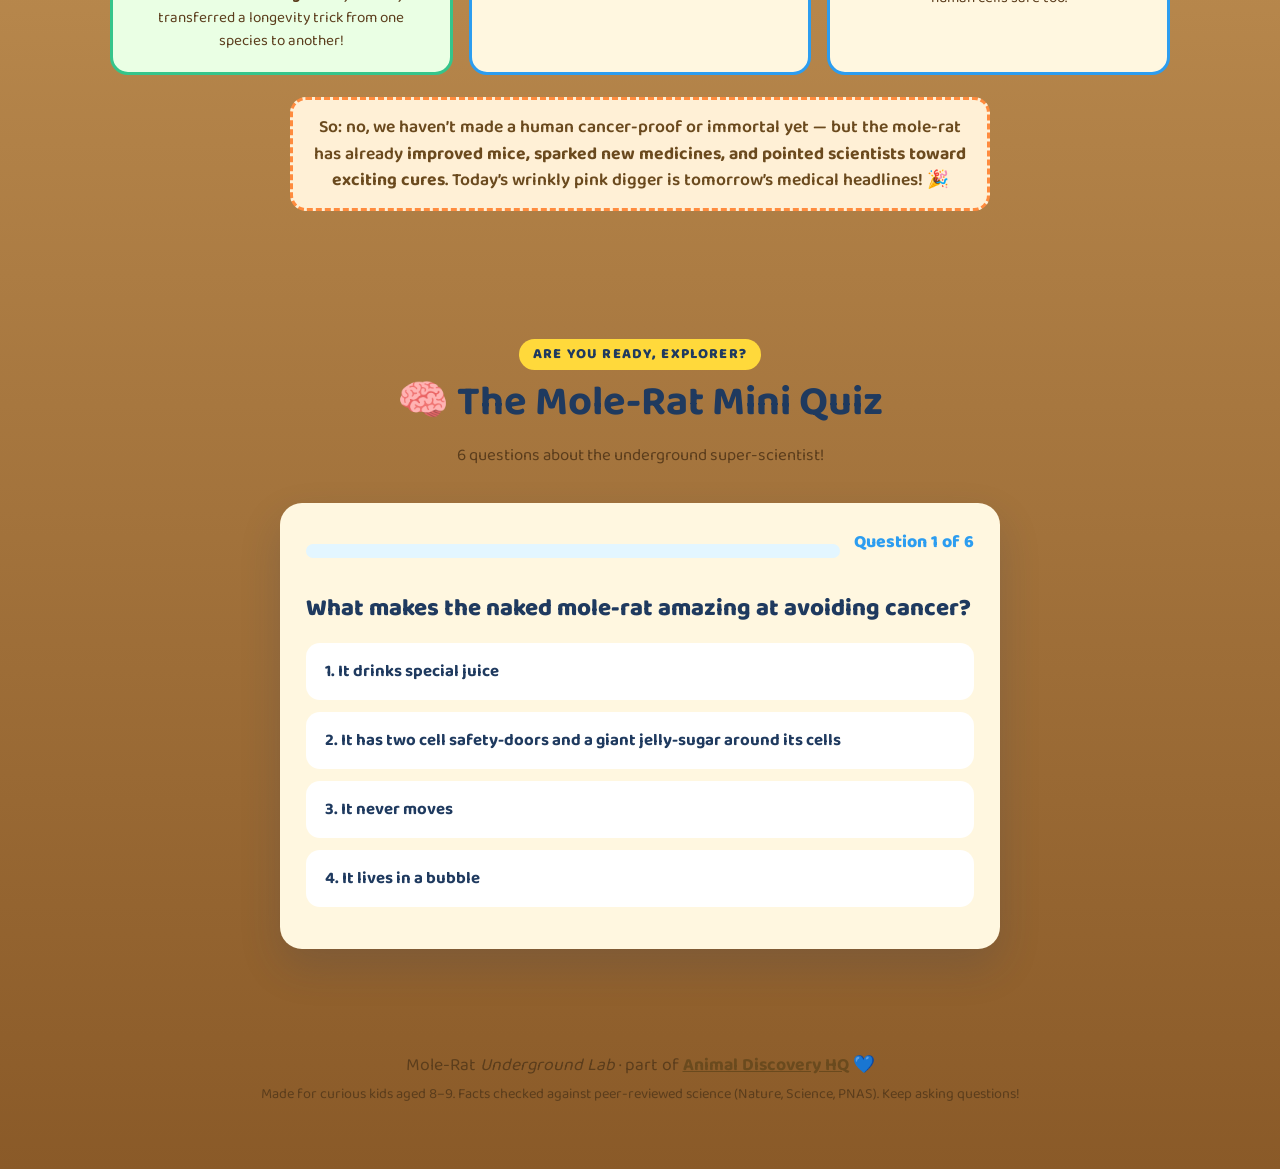
<file: naked-mole-rat.html>
<!DOCTYPE html>
<html lang="en">
<head>
  <meta charset="UTF-8">
  <meta name="viewport" content="width=device-width, initial-scale=1">
  <title>Naked Mole-Rat: The Underground Super-Scientist — Superpowers for Curious Kids (Ages 8–9)</title>
  <meta name="description" content="Meet the naked mole-rat: nearly cancer-proof, it survives 18 minutes with no oxygen, and barely seems to age! Learn what scientists found — and what they are engineering from it — then take the quiz!">
  <link rel="preconnect" href="https://fonts.googleapis.com">
  <link rel="preconnect" href="https://fonts.gstatic.com" crossorigin>
  <link href="https://fonts.googleapis.com/css2?family=Baloo+2:wght@400;500;600;700;800&display=swap" rel="stylesheet">
  <link rel="stylesheet" href="styles.css">
  <link rel="stylesheet" href="molerat.css">
</head>
<body id="top">

  <header class="topbar">
    <a href="index.html#top" class="brand"><span class="brand-emoji">&#128053;</span>Mole-Rat <em>Underground Lab</em></a>
    <nav class="topnav" aria-label="Page sections">
      <a href="index.html">&#127968; Home</a>
      <a href="#meet">&#128053; Meet the Mole-Rat</a>
      <a href="#superpowers">&#11088; Superpowers</a>
      <a href="#engineering">&#128295; Science Lab</a>
      <a href="#quiz" class="nav-quiz">&#129504; Mini Quiz</a>
    </nav>
  </header>

  <main>

    <!-- ================= HERO ================= -->
    <section class="mole-hero" id="hero">
      <div class="hero-text">
        <p class="eyebrow">Sub-page &middot; Animal super-science</p>
        <h1>Naked Mole-Rat: <mark>The Underground</mark> Super-Scientist</h1>
        <p class="hero-sub">
          It&rsquo;s pink, wrinkly, nearly hairless &mdash; and it&rsquo;s packed with super-powers!
          It <strong>almost never gets cancer</strong>, can survive <strong>18 minutes with NO oxygen</strong>,
          and lives longer than any other rodent. Scientists are so amazed they&rsquo;re trying to
          <strong>borrow its tricks to help people</strong>!
        </p>
        <div class="hero-actions">
          <a href="#superpowers" class="btn btn--warm">&#11088; See the Superpowers</a>
          <a href="#engineering" class="btn btn--cool">&#128295; What Are We Building?</a>
        </div>
        <p class="hero-badge">&#128240; In 2023, scientists lent its cancer-fighting gene to mice!</p>
      </div>

      <svg class="hero-mole-svg" viewBox="0 0 520 420" role="img" aria-label="Cutaway of an underground burrow: a pink naked mole-rat with big front teeth peeks out of a tunnel under the grass">
        <defs>
          <linearGradient id="mr-sky" x1="0" y1="0" x2="0" y2="1">
            <stop offset="0" stop-color="#9fdcff"/>
            <stop offset="1" stop-color="#dff3ff"/>
          </linearGradient>
          <linearGradient id="mr-dirt" x1="0" y1="0" x2="0" y2="1">
            <stop offset="0" stop-color="#b98a4a"/>
            <stop offset=".5" stop-color="#96662f"/>
            <stop offset="1" stop-color="#6e4518"/>
          </linearGradient>
          <radialGradient id="mr-skin" cx=".5" cy=".4" r=".7">
            <stop offset="0" stop-color="#ffc1cf"/>
            <stop offset="1" stop-color="#f08ba4"/>
          </radialGradient>
        </defs>

        <!-- sky -->
        <rect width="520" height="150" fill="url(#mr-sky)"/>
        <circle cx="80" cy="45" r="26" fill="#ffd94d"/>
        <path d="M 0 150 Q 130 132 260 150 Q 390 168 520 148 L 520 158 L 0 158 Z" fill="#6fbf4a"/>

        <!-- dirt -->
        <rect y="150" width="520" height="270" fill="url(#mr-dirt)"/>
        <ellipse cx="90" cy="190" rx="8" ry="5" fill="#5e3a14" opacity=".5"/>
        <ellipse cx="450" cy="220" rx="6" ry="4" fill="#5e3a14" opacity=".5"/>
        <ellipse cx="300" cy="330" rx="9" ry="5" fill="#5e3a14" opacity=".4"/>
        <path d="M 60 360 Q 80 340 95 358 M 410 320 Q 430 300 445 318" stroke="#5e3a14" stroke-width="4" stroke-linecap="round" fill="none" opacity=".5"/>

        <!-- root -->
        <path d="M 120 150 Q 115 200 128 250 Q 138 290 126 330" stroke="#7a4a22" stroke-width="7" stroke-linecap="round" fill="none"/>
        <path d="M 400 150 Q 408 210 396 260" stroke="#8a5a28" stroke-width="6" stroke-linecap="round" fill="none"/>

        <!-- tunnel cutaway -->
        <ellipse cx="260" cy="300" rx="210" ry="110" fill="#3a2208"/>
        <ellipse cx="260" cy="300" rx="200" ry="100" fill="#4a2e10"/>

        <!-- mole-rat -->
        <g class="mr-rat">
          <!-- tail -->
          <path d="M 224 330 q -20 8 -18 22" stroke="url(#mr-skin)" stroke-width="9" stroke-linecap="round" fill="none"/>
          <!-- body -->
          <ellipse cx="255" cy="305" rx="40" ry="30" fill="url(#mr-skin)"/>
          <!-- belly -->
          <ellipse cx="255" cy="315" rx="24" ry="16" fill="#ffd6e0" opacity=".8"/>
          <!-- head -->
          <circle cx="286" cy="276" r="24" fill="url(#mr-skin)"/>
          <!-- ear(no fur, little rim) -->
          <circle cx="270" cy="256" r="6" fill="#e57a97"/>
          <!-- eye -->
          <circle cx="296" cy="270" r="2.4" fill="#3a1a22"/>
          <!-- buck teeth -->
          <rect x="304" y="284" width="5" height="10" rx="1" fill="#fff"/>
          <rect x="311" y="284" width="5" height="10" rx="1" fill="#fff"/>
          <!-- whiskers -->
          <path d="M 300 282 q 14 0 24 6 M 300 286 q 16 2 22 10" stroke="#e57a97" stroke-width="2" fill="none" stroke-linecap="round"/>
          <!-- front paw/arm -->
          <path d="M 262 322 q 6 8 2 14" stroke="#f08ba4" stroke-width="7" stroke-linecap="round" fill="none"/>
          <!-- digging leg -->
          <path d="M 236 330 q -6 10 -2 16" stroke="#f08ba4" stroke-width="7" stroke-linecap="round" fill="none"/>
          <!-- wrinkles -->
          <path d="M 238 290 q 6 4 12 0 M 230 300 q 8 4 16 0" stroke="#e57a97" stroke-width="2.4" fill="none" stroke-linecap="round" opacity=".7"/>
        </g>

        <!-- side buddy peeking -->
        <g class="mr-buddy">
          <circle cx="390" cy="330" r="16" fill="url(#mr-skin)"/>
          <circle cx="396" cy="326" r="1.8" fill="#3a1a22"/>
          <rect x="402" y="336" width="4" height="8" rx="1" fill="#ffffff"/>
          <rect x="407" y="336" width="4" height="8" rx="1" fill="#ffffff"/>
          <path d="M 398 322 q -12 -8 -20 -6" stroke="#e57a97" stroke-width="2" fill="none"/>
        </g>

        <!-- labels -->
        <g class="mr-labels">
          <text x="250" y="130" font-size="15" font-weight="800" fill="#2f7fc9">O&#8322;</text>
          <text x="150" y="230" font-size="14" font-weight="800" fill="#ffd9a8">almost no O&#8322; down here!</text>
        </g>
      </svg>
    </section>

    <!-- ================= MEET THE MOLE-RAT ================= -->
    <section class="section meet-section" id="meet">
      <div class="section-head" data-reveal>
        <p class="eyebrow">&#128053; All aboard!</p>
        <h2>Meet the Naked Mole-Rat</h2>
        <p class="section-sub">It&rsquo;s not a mole and it&rsquo;s not a rat &mdash; it&rsquo;s its very own awesome kind of rodent!</p>
      </div>

      <div class="meet-grid">
        <article class="meet-card" data-reveal>
          <span class="meet-emoji">&#127758;</span>
          <h3>Home: East Africa</h3>
          <p>It digs long tunnel cities under the dry grasslands of <strong>Kenya, Ethiopia and Somalia</strong>. It barely
          ever comes to the surface!</p>
        </article>
        <article class="meet-card" data-reveal>
          <span class="meet-emoji">&#128207;</span>
          <h3>Tiny but Tough</h3>
          <p>Only about <strong>8&ndash;10 cm</strong> long &mdash; a bit bigger than a crayon &mdash; with <strong>pink, wrinkly,
          nearly hairless skin</strong>. That skin earned it the funny name &ldquo;naked&rdquo;!</p>
        </article>
        <article class="meet-card" data-reveal>
          <span class="meet-emoji">&#129463;&#65039;</span>
          <h3>Super Teeth!</h3>
          <p>Two big buck teeth dig tunnels, and a mole-rat can move them <strong>separately</strong> &mdash; like tiny
          front shovels. Its lips close behind its teeth so it never swallows dirt!</p>
        </article>
        <article class="meet-card" data-reveal>
          <span class="meet-emoji">&#128024;</span>
          <h3>&ldquo;Queen&rdquo; Rules</h3>
          <p>Like bees, a colony has <strong>one special queen, a king, and workers</strong>. The queen is the only one who
          has babies &mdash; up to <strong>27 at a time</strong>!</p>
        </article>
      </div>
      <p class="meet-note" data-reveal>Colonies can grow to about <strong>300 members</strong> &mdash; all digging, cuddling and even
      sharing food like one big family. Cuteness level: debatable. Coolness level: off the charts! &#128525;</p>
    </section>

    <!-- ================= SUPER POWERS ================= -->
    <section class="section powers-section" id="superpowers">
      <div class="section-head" data-reveal>
        <p class="eyebrow">&#11088; Three amazing superpowers</p>
        <h2>The Mole-Rat&rsquo;s Superpowers</h2>
        <p class="section-sub">Scientists keep studying this tiny digger &mdash; and keep finding new superpowers!</p>
      </div>

      <!-- superpower 1 : cancer -->
      <div class="super-block" data-reveal>
        <div class="super-badge super-badge--cancer"><span class="super-num">1</span></div>
        <div class="super-body">
          <h3>&#128137; Superpower 1: Nearly CANCER-PROOF</h3>
          <p>Naked mole-rats almost never get cancer &mdash; even when they live to be <strong>30+ years old</strong>. For a
          mammal, that&rsquo;s mind-blowing!</p>
          <div class="super-detail">
            <p><strong>&#128273; The double-lock trick (2009):</strong> most animals stop cells from copying themselves when they
            get too crowded. Mole-rats have <strong>TWO</strong> of these safety doors (<em>p16</em> and <em>p27</em>), so
            runaway cells get stopped even sooner.</p>
            <p><strong>&#127853; The giant jelly-sugar (2013):</strong> mole-rats make a special sugar called
            <strong>HMW-HA</strong> that is over <strong>5&times; bigger</strong> than ours. This giant &ldquo;jelly&rdquo; around
            their cells stops lumps from forming &mdash; and helps skin stretch, too! (It was even the cover story of the
            journal <em>Nature</em>.)</p>
            <p><strong>&#128296; Perfect builders (2013):</strong> their cells make proteins with very few mistakes &mdash; like a
            factory that almost never drops a wrench. Careful building means fewer chances for cancer.</p>
          </div>
          <p class="super-tagline">&#127942; Science magazine named the naked mole-rat <strong>&ldquo;Vertebrate of the Year
          2013&rdquo;</strong>!</p>
        </div>
      </div>

      <!-- superpower 2 : oxygen -->
      <div class="super-block" data-reveal>
        <div class="super-badge super-badge--oxygen"><span class="super-num">2</span></div>
        <div class="super-body">
          <h3>&#128168; Superpower 2: Survives WITHOUT Oxygen</h3>
          <p>Underground tunnels can have very little oxygen. But this amazing rodent
          <strong>survives 18 minutes with ZERO oxygen</strong> &mdash; and for <strong>5 whole hours</strong> if there&rsquo;s just a
          little oxygen!</p>
          <div class="super-detail">
            <p><strong>&#10084;&#65039; Heart slows way down:</strong> its heartbeat drops from about <strong>200 to 50 beats
            per minute</strong>, and it nearly stops breathing &mdash; like hitting a super-powerful pause button.</p>
            <p><strong>&#127825; The plant trick (2017):</strong> when oxygen runs out, it flips a switch and starts using
            <strong>fructose (fruit sugar!)</strong> for energy &mdash; a trick we mostly see in <em>plants</em>. Scientists found
            this in the journal <em>Science</em>.</p>
          </div>
        </div>
      </div>

      <!-- superpower 3 : longevity -->
      <div class="super-block" data-reveal>
        <div class="super-badge super-badge--age"><span class="super-num">3</span></div>
        <div class="super-body">
          <h3>&#128197; Superpower 3: Barely Seems to Age</h3>
          <p>Naked mole-rats can live <strong>over 37 years</strong> &mdash; the longest of any rodent! A pet mouse lives only about
          2&ndash;3 years, so this little wrinkle-ball lives <strong>10&times; longer</strong>.</p>
          <div class="super-detail">
            <p><strong>&#9203; &ldquo;No old-age curve&rdquo;:</strong> in most animals, the older you get, the higher your chance of dying
            each year. In mole-rats, <strong>that risk stays basically flat</strong> &mdash; scientists call this
            &ldquo;negligible senescence&rdquo; (fancy words for: they hardly age!).</p>
            <p><strong>&#128200; Better DNA repair:</strong> compared to mice, mole-rats fix damage in their DNA more often and more
            carefully &mdash; like tiny repair crews that never sleep.</p>
          </div>
        </div>
      </div>
    </section>

    <!-- ================= SCIENCE LAB ================= -->
    <section class="section engineering-section" id="engineering">
      <div class="section-head" data-reveal>
        <p class="eyebrow">&#128295; What are we building from what we learned?</p>
        <h2>The Science Lab: Borrowing Mole-Rat Magic</h2>
        <p class="section-sub">Scientists aren&rsquo;t just looking &mdash; they&rsquo;re <strong>engineering real things</strong> from
        these discoveries!</p>
      </div>

      <div class="eng-grid">
        <article class="eng-card eng-card--done" data-reveal>
          <span class="eng-emoji">&#128049;</span>
          <h3>2023: The Has2 Gene Transfer (It Worked!)</h3>
          <p>Scientists took the mole-rat&rsquo;s <strong>Has2 gene</strong> (the one that makes the giant cancer-blocking sugar)
          and <strong>put it into mice</strong>. Result: the mice got <strong>healthier</strong>, had less inflammation, and lived
          about <strong>4.4% longer</strong>. They literally transferred a longevity trick from one species to another!</p>
        </article>
        <article class="eng-card" data-reveal>
          <span class="eng-emoji">&#127737;</span>
          <h3>Amazing Ribosome Research</h3>
          <p>Remember the near-perfect protein builders? Scientists are studying them closely to learn how to help our own
          cells build more carefully &mdash; which could help fight <strong>aging and disease</strong>.</p>
        </article>
        <article class="eng-card" data-reveal>
          <span class="eng-emoji">&#128148;</span>
          <h3>The Dream: Protecting People</h3>
          <p>The oxygen trick could one day help people <strong>recover from heart attacks or strokes</strong> &mdash; moments
          when parts of the body suddenly lose oxygen. Learning how mole-rat cells survive &ldquo;offline&rdquo; may help doctors
          keep human cells safe too.</p>
        </article>
      </div>

      <p class="eng-note" data-reveal>So: no, we haven&rsquo;t made a human cancer-proof or immortal yet &mdash; but the mole-rat
      has already <strong>improved mice, sparked new medicines, and pointed scientists toward exciting cures</strong>.
      Today&rsquo;s wrinkly pink digger is tomorrow&rsquo;s medical headlines! &#127881;</p>
    </section>

    <!-- ================= MINI QUIZ ================= -->
    <section class="section quiz-section" id="quiz" data-reveal>
      <div class="section-head">
        <p class="eyebrow">Are you ready, explorer?</p>
        <h2>&#129504; The Mole-Rat Mini Quiz</h2>
        <p class="section-sub">6 questions about the underground super-scientist!</p>
      </div>
      <div class="quiz-shell" id="quizBox" aria-live="polite"></div>
    </section>
  </main>

  <footer class="site-foot">
    <p>Mole-Rat <em>Underground Lab</em> &middot; part of <a href="index.html"><strong>Animal Discovery HQ</strong></a> &#128153;</p>
    <p class="foot-note">Made for curious kids aged 8&ndash;9. Facts checked against peer-reviewed science (Nature, Science, PNAS). Keep asking questions!</p>
  </footer>

  <script src="molerat.js"></script>
</body>
</html>
</file>
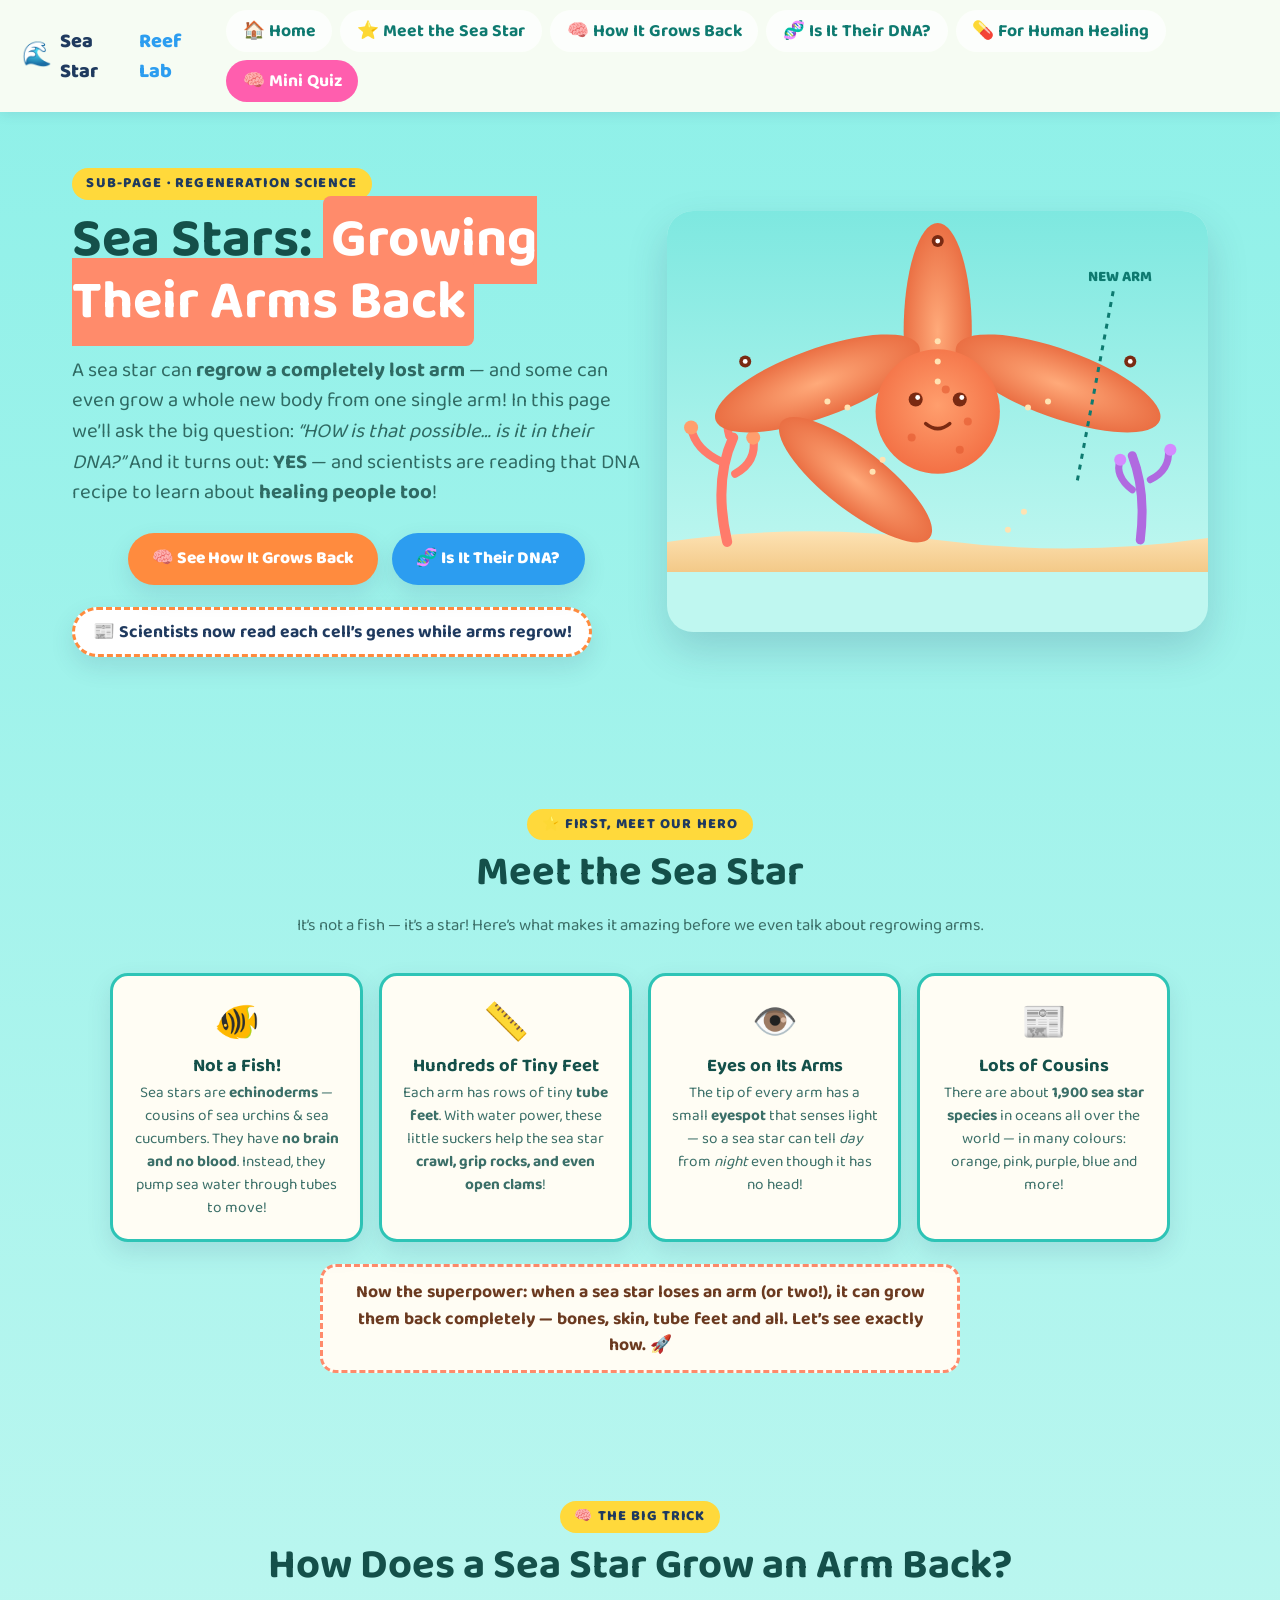
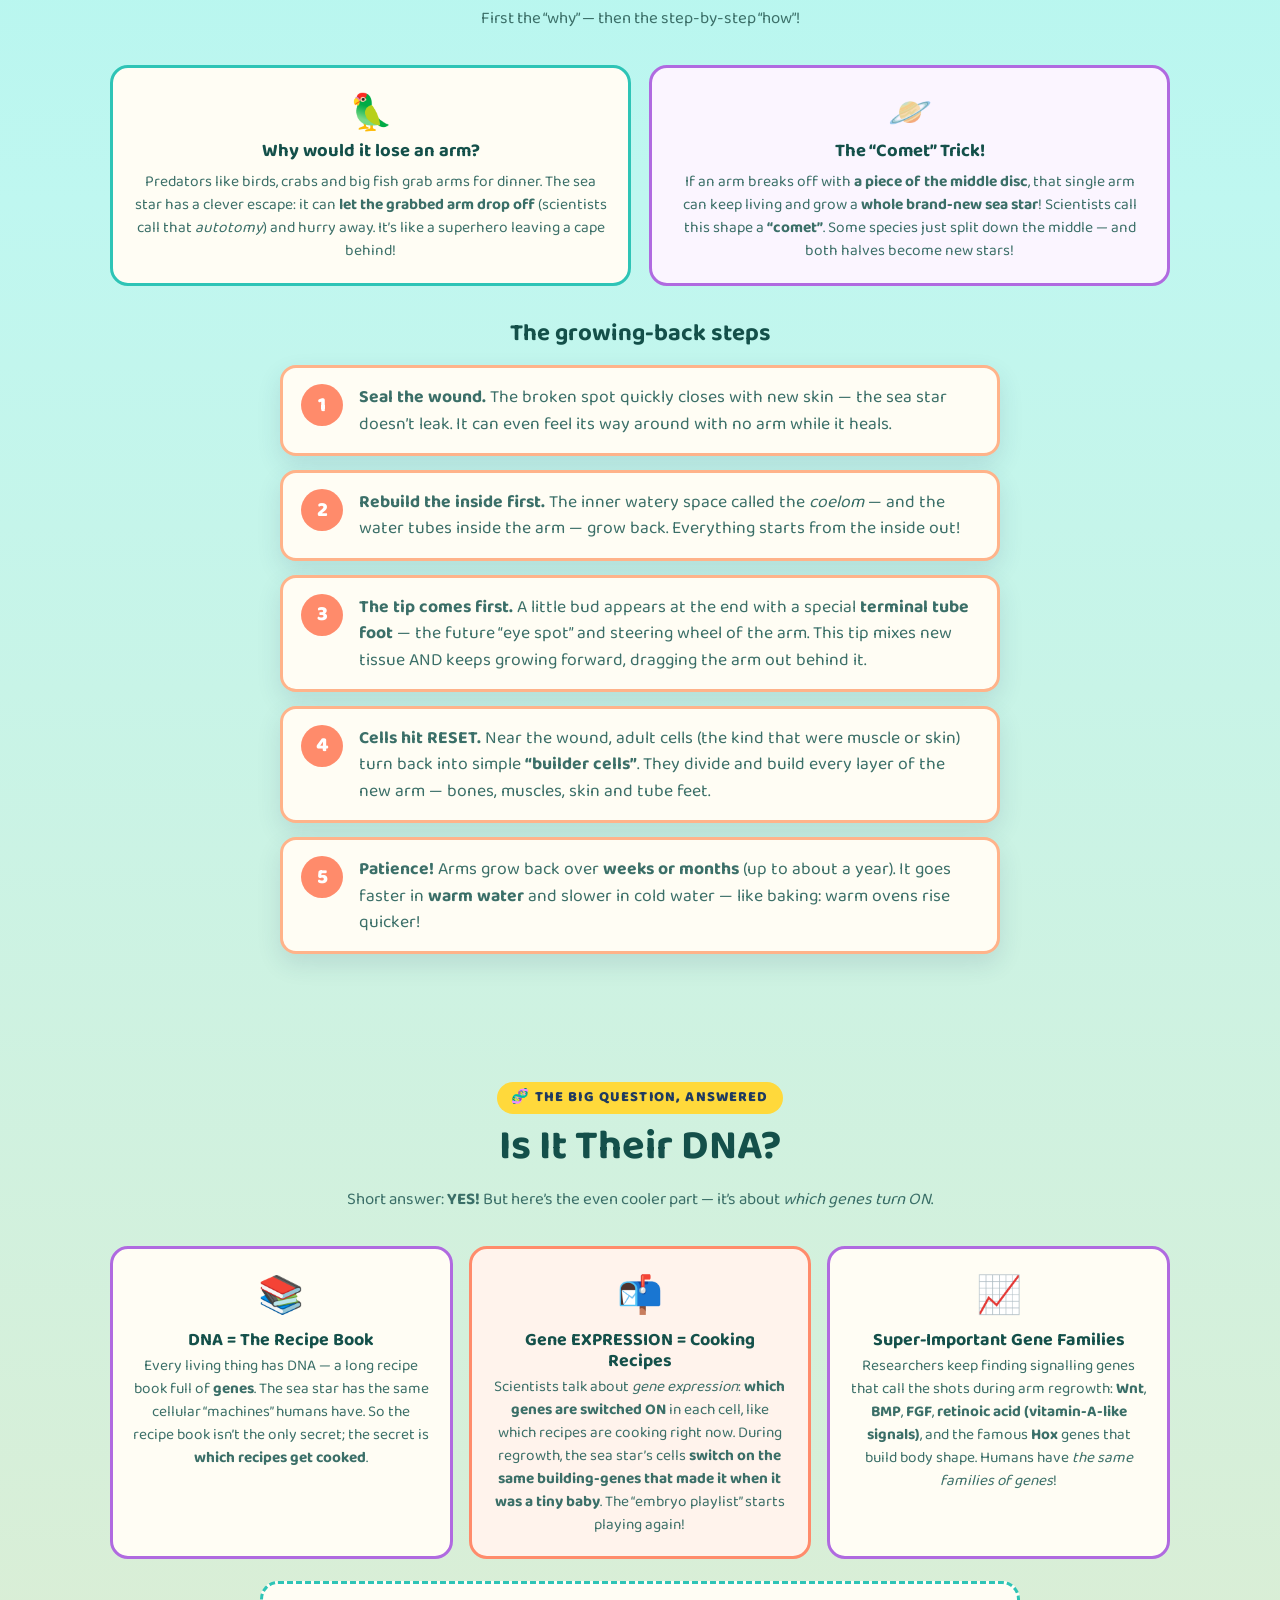
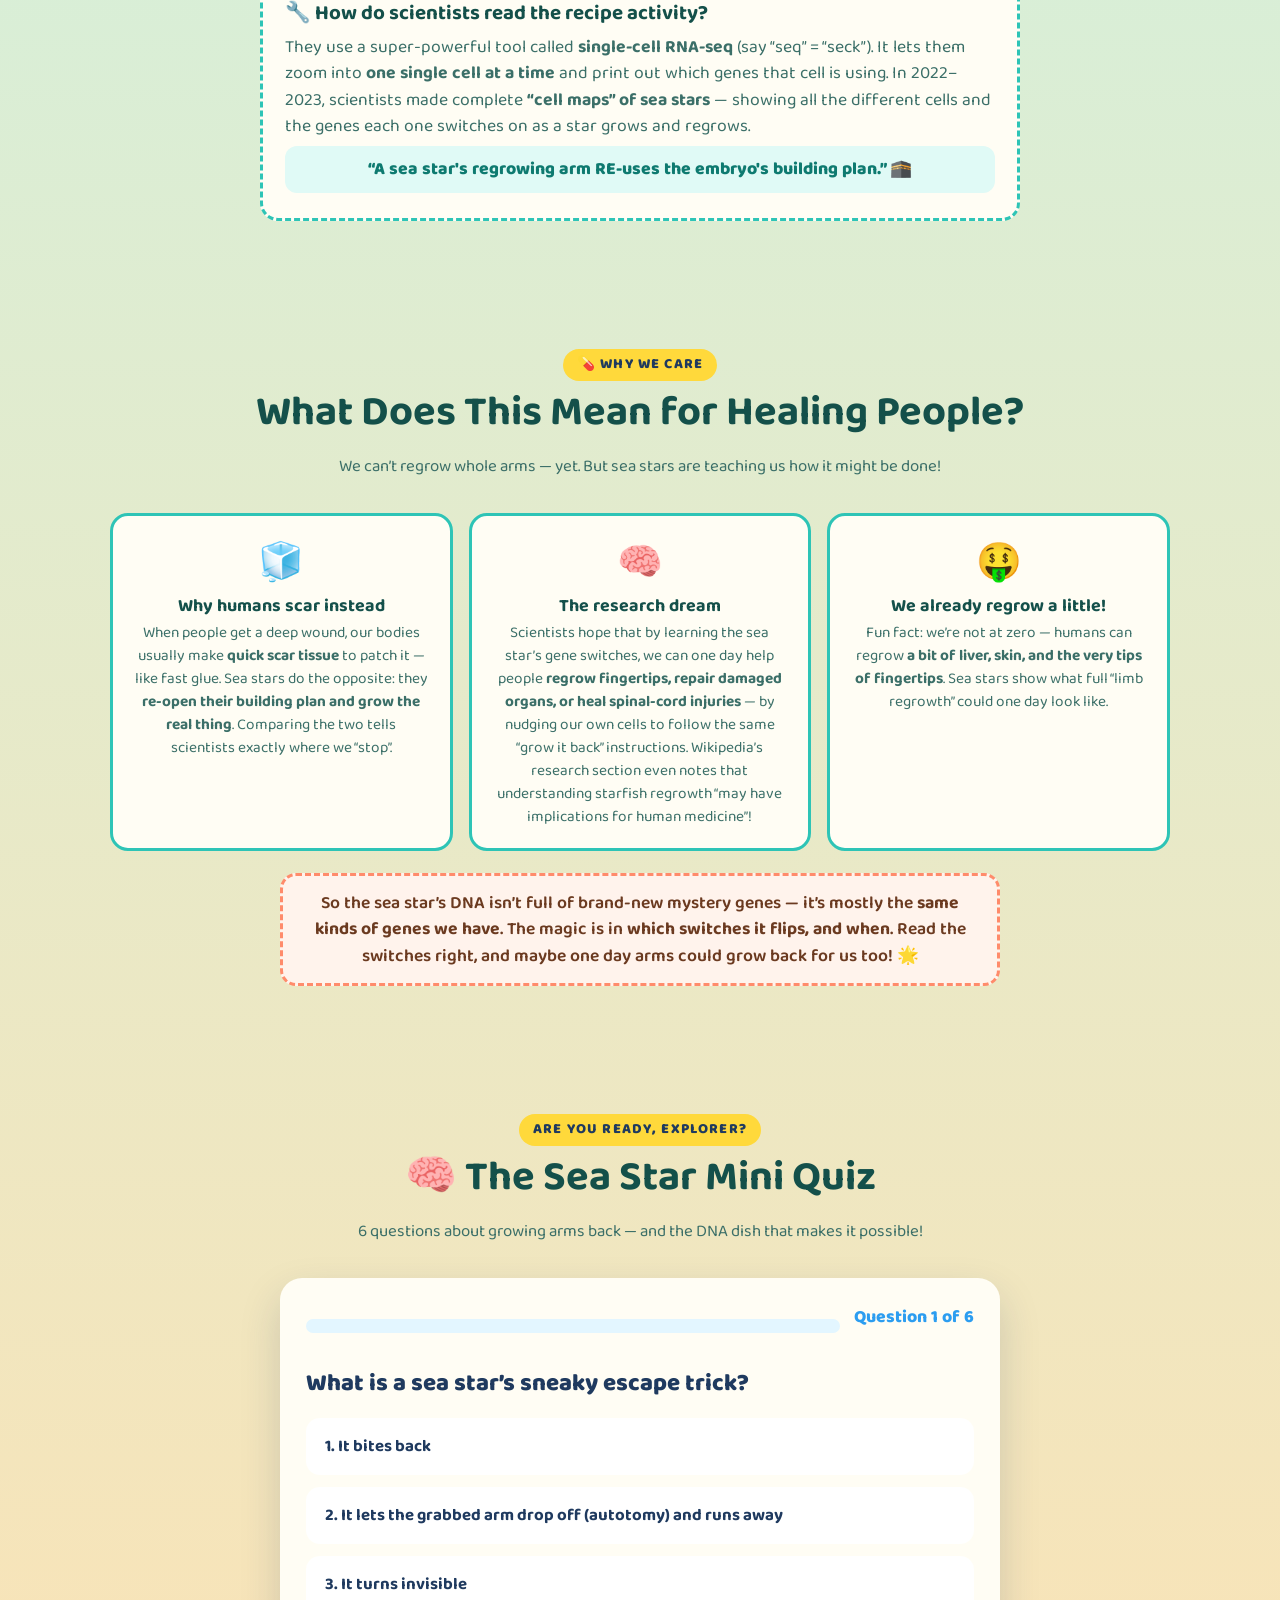
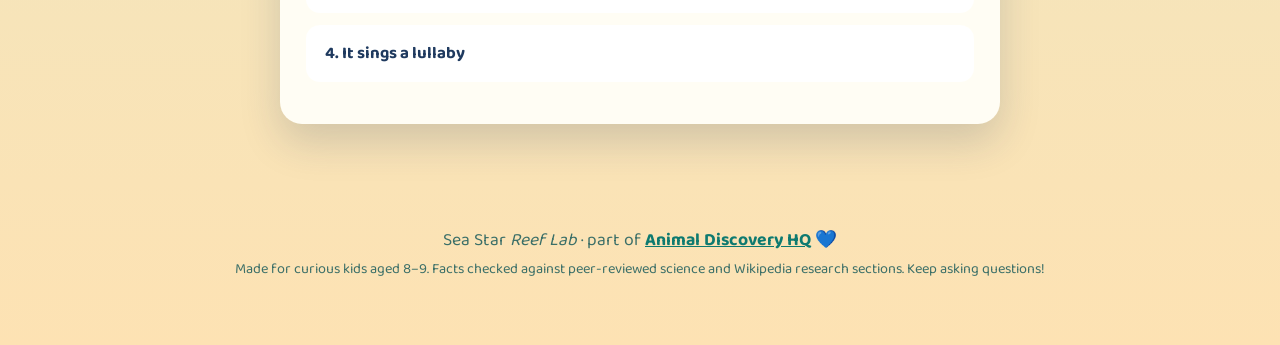
<file: seastar-regeneration.html>
<!DOCTYPE html>
<html lang="en">
<head>
  <meta charset="UTF-8">
  <meta name="viewport" content="width=device-width, initial-scale=1">
  <title>Sea Stars: Growing Arms Back — Regeneration Science for Curious Kids (Ages 8–9)</title>
  <meta name="description" content="Sea stars regrow whole lost arms — and researchers read their gene-expression 'recipe' to learn how humans might regrow limbs too. Is it their DNA? Find out, then take the quiz!">
  <link rel="preconnect" href="https://fonts.googleapis.com">
  <link rel="preconnect" href="https://fonts.gstatic.com" crossorigin>
  <link href="https://fonts.googleapis.com/css2?family=Baloo+2:wght@400;500;600;700;800&display=swap" rel="stylesheet">
  <link rel="stylesheet" href="styles.css">
  <link rel="stylesheet" href="seastar.css">
</head>
<body id="top">

  <header class="topbar">
    <a href="index.html#top" class="brand"><span class="brand-emoji">&#127754;</span>Sea Star <em>Reef Lab</em></a>
    <nav class="topnav" aria-label="Page sections">
      <a href="index.html">&#127968; Home</a>
      <a href="#meet">&#11088; Meet the Sea Star</a>
      <a href="#how">&#129504; How It Grows Back</a>
      <a href="#dna">&#129516; Is It Their DNA?</a>
      <a href="#humans">&#128138; For Human Healing</a>
      <a href="#quiz" class="nav-quiz">&#129504; Mini Quiz</a>
    </nav>
  </header>

  <main>

    <!-- ================= HERO ================= -->
    <section class="ss-hero" id="hero">
      <div class="hero-text">
        <p class="eyebrow">Sub-page &middot; Regeneration science</p>
        <h1>Sea Stars: <mark>Growing Their Arms Back</mark></h1>
        <p class="hero-sub">
          A sea star can <strong>regrow a completely lost arm</strong> &mdash; and some can even grow a whole new
          body from one single arm! In this page we&rsquo;ll ask the big question:
          <em>&ldquo;HOW is that possible&hellip; is it in their DNA?&rdquo;</em> And it turns out: <strong>YES</strong> &mdash; and
          scientists are reading that DNA recipe to learn about <strong>healing people too</strong>!
        </p>
        <div class="hero-actions">
          <a href="#how" class="btn btn--warm">&#129504; See How It Grows Back</a>
          <a href="#dna" class="btn btn--cool">&#129516; Is It Their DNA?</a>
        </div>
        <p class="hero-badge">&#128240; Scientists now read each cell&rsquo;s genes while arms regrow!</p>
      </div>

      <svg class="hero-ss-svg" viewBox="0 0 540 420" role="img" aria-label="A cute orange sea star on the sandy sea floor, with one arm growing back in three stages">
        <defs>
          <linearGradient id="ss-sea" x1="0" y1="0" x2="0" y2="1">
            <stop offset="0" stop-color="#7ee8e0"/>
            <stop offset="1" stop-color="#bff7f0"/>
          </linearGradient>
          <linearGradient id="ss-sand" x1="0" y1="0" x2="0" y2="1">
            <stop offset="0" stop-color="#fde2b3"/>
            <stop offset="1" stop-color="#f3c988"/>
          </linearGradient>
          <radialGradient id="ss-body" cx=".5" cy=".45" r=".7">
            <stop offset="0" stop-color="#ff9e6d"/>
            <stop offset="1" stop-color="#f0643a"/>
          </radialGradient>
          <radialGradient id="ss-arm" cx=".5" cy=".5" r=".7">
            <stop offset="0" stop-color="#ffaa7a"/>
            <stop offset="1" stop-color="#e2582e"/>
          </radialGradient>
        </defs>

        <rect width="540" height="360" fill="url(#ss-sea)"/>
        <path d="M 0 330 Q 135 310 270 328 Q 405 346 540 326 L 540 360 L 0 360 Z" fill="url(#ss-sand)"/>

        <!-- bubbles -->
        <ellipse class="bubble bubble--1" cx="90" cy="90" r="7" fill="#ffffff" opacity=".75"/>
        <ellipse class="bubble bubble--2" cx="120" cy="50" r="5" fill="#ffffff" opacity=".6"/>
        <ellipse class="bubble bubble--3" cx="430" cy="110" r="8" fill="#ffffff" opacity=".7"/>
        <ellipse class="bubble bubble--4" cx="460" cy="60" r="4" fill="#ffffff" opacity=".55"/>

        <!-- coral -->
        <g class="ss-coral">
          <path d="M 60 330 q -14 -60 6 -104" stroke="#ff7b6b" stroke-width="10" stroke-linecap="round" fill="none"/>
          <path d="M 54 250 q -26 -12 -30 -34 M 68 262 q 22 -12 18 -36 M 62 224 q -6 -22 6 -30" stroke="#ff7b6b" stroke-width="8" stroke-linecap="round" fill="none"/>
          <circle cx="24" cy="216" r="7" fill="#ff9e6d"/>
          <circle cx="86" cy="226" r="7" fill="#ff9e6d"/>
          <circle cx="68" cy="194" r="7" fill="#ff9e6d"/>
        </g>
        <g class="ss-coral ss-coral--2">
          <path d="M 472 328 q 6 -48 -8 -84" stroke="#b06ae0" stroke-width="9" stroke-linecap="round" fill="none"/>
          <path d="M 482 268 q 20 -10 18 -30 M 464 278 q -18 -14 -12 -30" stroke="#b06ae0" stroke-width="7" stroke-linecap="round" fill="none"/>
          <circle cx="502" cy="238" r="6" fill="#d48aff"/>
          <circle cx="452" cy="248" r="6" fill="#d48aff"/>
        </g>

        <!-- the sea star -->
        <g class="ss-star">
          <!-- 4 full arms -->
          <ellipse cx="270" cy="120" rx="34" ry="108" fill="url(#ss-arm)"/>
          <ellipse cx="150" cy="172" rx="108" ry="34" fill="url(#ss-arm)" transform="rotate(-20 150 172)"/>
          <ellipse cx="390" cy="172" rx="108" ry="34" fill="url(#ss-arm)" transform="rotate(20 390 172)"/>
          <ellipse cx="188" cy="268" rx="94" ry="30" fill="url(#ss-arm)" transform="rotate(38 188 268)"/>
          <!-- centre disc -->
          <circle cx="270" cy="200" r="62" fill="url(#ss-body)"/>
          <!-- small bumps on body -->
          <circle cx="250" cy="185" r="4" fill="#e2582e" opacity=".6"/>
          <circle cx="278" cy="178" r="4" fill="#e2582e" opacity=".6"/>
          <circle cx="300" cy="210" r="4" fill="#e2582e" opacity=".6"/>
          <circle cx="244" cy="226" r="4" fill="#e2582e" opacity=".6"/>
          <circle cx="292" cy="238" r="4" fill="#e2582e" opacity=".6"/>
          <!-- cute face -->
          <circle cx="248" cy="188" r="7" fill="#7a2a12"/>
          <circle cx="292" cy="188" r="7" fill="#7a2a12"/>
          <circle cx="250" cy="186" r="2.4" fill="#ffffff"/>
          <circle cx="294" cy="186" r="2.4" fill="#ffffff"/>
          <path d="M 258 212 q 12 10 24 0" stroke="#7a2a12" stroke-width="3.5" stroke-linecap="round" fill="none"/>
          <!-- tube feet on arms -->
          <circle cx="270" cy="130" r="3" fill="#ffe3b3"/>
          <circle cx="270" cy="150" r="3" fill="#ffe3b3"/>
          <circle cx="270" cy="170" r="3" fill="#ffe3b3"/>
          <circle cx="160" cy="190" r="3" fill="#ffe3b3"/>
          <circle cx="180" cy="196" r="3" fill="#ffe3b3"/>
          <circle cx="380" cy="190" r="3" fill="#ffe3b3"/>
          <circle cx="360" cy="196" r="3" fill="#ffe3b3"/>
          <circle cx="205" cy="260" r="3" fill="#ffe3b3"/>
          <circle cx="215" cy="248" r="3" fill="#ffe3b3"/>

          <!-- GROWING 5th arm (bottom-right): growth stages loop -->
          <g class="ss-stage ss-stage--1">
            <circle cx="352" cy="274" r="10" fill="#ff9e6d" stroke="#e2582e" stroke-width="3"/>
          </g>
          <g class="ss-stage ss-stage--2">
            <path d="M 352 262 q 26 8 30 32 q -14 22 -36 16" fill="#ffaa7a" stroke="#e2582e" stroke-width="3"/>
          </g>
          <g class="ss-stage ss-stage--3">
            <ellipse cx="360" cy="336" rx="86" ry="30" fill="url(#ss-arm)" transform="rotate(52 360 336)"/>
          </g>
          <!-- growing-arm tube feet -->
          <circle class="ss-newfeet" cx="356" cy="300" r="3" fill="#ffe3b3"/>
          <circle class="ss-newfeet" cx="340" cy="318" r="3" fill="#ffe3b3"/>

          <!-- eye spots at arm tips -->
          <circle cx="270" cy="30" r="6" fill="#7a2a12"/>
          <circle cx="270" cy="30" r="2.4" fill="#fff"/>
          <circle cx="78" cy="150" r="6" fill="#7a2a12"/>
          <circle cx="78" cy="150" r="2.4" fill="#fff"/>
          <circle cx="462" cy="150" r="6" fill="#7a2a12"/>
          <circle cx="462" cy="150" r="2.4" fill="#fff"/>
        </g>

        <!-- labels -->
        <text class="ss-label" x="420" y="70" font-size="15" font-weight="800" fill="#0e7a70">NEW ARM</text>
        <path class="ss-label" d="M 445 80 l -36 190" stroke="#0e7a70" stroke-width="3" stroke-dasharray="5 6" fill="none"/>
      </svg>
    </section>

    <!-- ================= MEET THE SEA STAR ================= -->
    <section class="section meet-section" id="meet">
      <div class="section-head" data-reveal>
        <p class="eyebrow">&#11088; First, meet our hero</p>
        <h2>Meet the Sea Star</h2>
        <p class="section-sub">It&rsquo;s not a fish &mdash; it&rsquo;s a star! Here&rsquo;s what makes it amazing before we
        even talk about regrowing arms.</p>
      </div>

      <div class="meet-grid">
        <article class="meet-card" data-reveal>
          <span class="meet-emoji">&#128032;</span>
          <h3>Not a Fish!</h3>
          <p>Sea stars are <strong>echinoderms</strong> &mdash; cousins of sea urchins &amp; sea cucumbers. They have <strong>no
          brain and no blood</strong>. Instead, they pump sea water through tubes to move!</p>
        </article>
        <article class="meet-card" data-reveal>
          <span class="meet-emoji">&#128207;</span>
          <h3>Hundreds of Tiny Feet</h3>
          <p>Each arm has rows of tiny <strong>tube feet</strong>. With water power, these little suckers help the sea star
          <strong>crawl, grip rocks, and even open clams</strong>!</p>
        </article>
        <article class="meet-card" data-reveal>
          <span class="meet-emoji">&#128065;&#65039;</span>
          <h3>Eyes on Its Arms</h3>
          <p>The tip of every arm has a small <strong>eyespot</strong> that senses light &mdash; so a sea star can tell
          <em>day</em> from <em>night</em> even though it has no head!</p>
        </article>
        <article class="meet-card" data-reveal>
          <span class="meet-emoji">&#128240;</span>
          <h3>Lots of Cousins</h3>
          <p>There are about <strong>1,900 sea star species</strong> in oceans all over the world &mdash; in many colours:
          orange, pink, purple, blue and more!</p>
        </article>
      </div>
      <p class="meet-note" data-reveal>Now the superpower: when a sea star loses an arm (or two!), it can <strong>grow them back
      completely</strong> &mdash; bones, skin, tube feet and all. Let&rsquo;s see exactly how. &#128640;</p>
    </section>

    <!-- ================= HOW IT GROWS BACK ================= -->
    <section class="section how-section" id="how">
      <div class="section-head" data-reveal>
        <p class="eyebrow">&#129504; The big trick</p>
        <h2>How Does a Sea Star Grow an Arm Back?</h2>
        <p class="section-sub">First the &ldquo;why&rdquo; &mdash; then the step-by-step &ldquo;how&rdquo;!</p>
      </div>

      <!-- why -->
      <div class="why-grid" data-reveal>
        <div class="why-card">
          <span class="why-emoji">&#129436;&#65039;</span>
          <h3>Why would it lose an arm?</h3>
          <p>Predators like birds, crabs and big fish grab arms for dinner. The sea star has a clever escape:
          it can <strong>let the grabbed arm drop off</strong> (scientists call that <em>autotomy</em>) and hurry away.
          It&rsquo;s like a superhero leaving a cape behind!</p>
        </div>
        <div class="why-card why-card--comet">
          <span class="why-emoji">&#129680;</span>
          <h3>The &ldquo;Comet&rdquo; Trick!</h3>
          <p>If an arm breaks off with <strong>a piece of the middle disc</strong>, that single arm can keep living and
          grow a <strong>whole brand-new sea star</strong>! Scientists call this shape a <strong>&ldquo;comet&rdquo;</strong>.
          Some species just split down the middle &mdash; and both halves become new stars!</p>
        </div>
      </div>

      <!-- how: steps -->
      <h3 class="steps-title" data-reveal>The growing-back steps</h3>
      <ol class="how-steps">
        <li data-reveal>
          <span class="step-num">1</span>
          <p><strong>Seal the wound.</strong> The broken spot quickly closes with new skin &mdash; the sea star doesn&rsquo;t
          leak. It can even feel its way around with no arm while it heals.</p>
        </li>
        <li data-reveal>
          <span class="step-num">2</span>
          <p><strong>Rebuild the inside first.</strong> The inner watery space called the <em>coelom</em> &mdash; and the
          water tubes inside the arm &mdash; grow back. Everything starts from the inside out!</p>
        </li>
        <li data-reveal>
          <span class="step-num">3</span>
          <p><strong>The tip comes first.</strong> A little bud appears at the end with a special
          <strong>terminal tube foot</strong> &mdash; the future &ldquo;eye spot&rdquo; and steering wheel of the arm. This
          tip mixes new tissue AND keeps growing forward, dragging the arm out behind it.</p>
        </li>
        <li data-reveal>
          <span class="step-num">4</span>
          <p><strong>Cells hit RESET.</strong> Near the wound, adult cells (the kind that were muscle or skin) turn back
          into simple <strong>&ldquo;builder cells&rdquo;</strong>. They divide and build every layer of the new arm &mdash;
          bones, muscles, skin and tube feet.</p>
        </li>
        <li data-reveal>
          <span class="step-num">5</span>
          <p><strong>Patience!</strong> Arms grow back over <strong>weeks or months</strong> (up to about a year). It goes
          faster in <strong>warm water</strong> and slower in cold water &mdash; like baking: warm ovens rise quicker!</p>
        </li>
      </ol>
    </section>

    <!-- ================= IS IT THEIR DNA? ================= -->
    <section class="section dna-section" id="dna">
      <div class="section-head" data-reveal>
        <p class="eyebrow">&#129516; The big question, answered</p>
        <h2>Is It Their DNA?</h2>
        <p class="section-sub">Short answer: <strong>YES!</strong> But here&rsquo;s the even cooler part &mdash; it&rsquo;s about
        <em>which genes turn ON</em>.</p>
      </div>

      <div class="dna-grid">
        <article class="dna-card" data-reveal>
          <span class="dna-emoji">&#128218;</span>
          <h3>DNA = The Recipe Book</h3>
          <p>Every living thing has DNA &mdash; a long recipe book full of <strong>genes</strong>. The sea star has the same
          cellular &ldquo;machines&rdquo; humans have. So the recipe book isn&rsquo;t the only secret;
          the secret is <strong>which recipes get cooked</strong>.</p>
        </article>
        <article class="dna-card dna-card--key" data-reveal>
          <span class="dna-emoji">&#128236;</span>
          <h3>Gene EXPRESSION = Cooking Recipes</h3>
          <p>Scientists talk about <em>gene expression</em>: <strong>which genes are switched ON</strong> in each cell,
          like which recipes are cooking right now. During regrowth, the sea star&rsquo;s cells
          <strong>switch on the same building-genes that made it when it was a tiny baby</strong>. The
          &ldquo;embryo playlist&rdquo; starts playing again!</p>
        </article>
        <article class="dna-card" data-reveal>
          <span class="dna-emoji">&#128200;</span>
          <h3>Super-Important Gene Families</h3>
          <p>Researchers keep finding signalling genes that call the shots during arm regrowth:
          <strong>Wnt</strong>, <strong>BMP</strong>, <strong>FGF</strong>, <strong>retinoic acid (vitamin-A-like signals)</strong>, and the famous
          <strong>Hox</strong> genes that build body shape. Humans have <em>the same families of genes</em>!</p>
        </article>
      </div>

      <div class="dna-toolbox" data-reveal>
        <h3>&#128295; How do scientists read the recipe activity?</h3>
        <p>They use a super-powerful tool called <strong>single-cell RNA-seq</strong> (say &ldquo;seq&rdquo; = &ldquo;seck&rdquo;).
        It lets them zoom into <strong>one single cell at a time</strong> and print out which genes that cell is using.
        In 2022&ndash;2023, scientists made complete <strong>&ldquo;cell maps&rdquo; of sea stars</strong> &mdash; showing all the
        different cells and the genes each one switches on as a star grows and regrows.</p>
        <p class="dna-quote">&ldquo;A sea star's regrowing arm RE-uses the embryo's building plan.&rdquo; &#128331;</p>
      </div>
    </section>

    <!-- ================= FOR HUMAN HEALING ================= -->
    <section class="section humans-section" id="humans">
      <div class="section-head" data-reveal>
        <p class="eyebrow">&#128138; Why we care</p>
        <h2>What Does This Mean for Healing People?</h2>
        <p class="section-sub">We can&rsquo;t regrow whole arms &mdash; yet. But sea stars are teaching us how it might be done!</p>
      </div>

      <div class="humans-grid">
        <article class="humans-card" data-reveal>
          <span class="humans-emoji">&#129482;&#65039;</span>
          <h3>Why humans scar instead</h3>
          <p>When people get a deep wound, our bodies usually make <strong>quick scar tissue</strong> to patch it &mdash; like
          fast glue. Sea stars do the opposite: they <strong>re-open their building plan and grow the real thing</strong>.
          Comparing the two tells scientists exactly where we &ldquo;stop&rdquo;.</p>
        </article>
        <article class="humans-card" data-reveal>
          <span class="humans-emoji">&#129504;</span>
          <h3>The research dream</h3>
          <p>Scientists hope that by learning the sea star&rsquo;s gene switches, we can one day help people
          <strong>regrow fingertips, repair damaged organs, or heal spinal-cord injuries</strong> &mdash; by nudging our
          own cells to follow the same &ldquo;grow it back&rdquo; instructions. Wikipedia&rsquo;s research section even notes
          that understanding starfish regrowth &ldquo;may have implications for human medicine&rdquo;!</p>
        </article>
        <article class="humans-card" data-reveal>
          <span class="humans-emoji">&#129297;</span>
          <h3>We already regrow a little!</h3>
          <p>Fun fact: we&rsquo;re not at zero &mdash; humans can regrow <strong>a bit of liver, skin, and the very tips
          of fingertips</strong>. Sea stars show what full &ldquo;limb regrowth&rdquo; could one day look like.</p>
        </article>
      </div>

      <p class="humans-note" data-reveal>So the sea star&rsquo;s DNA isn&rsquo;t full of brand-new mystery genes &mdash;
      it&rsquo;s mostly the <strong>same kinds of genes we have</strong>. The magic is in <strong>which switches it flips,
      and when</strong>. Read the switches right, and maybe one day arms could grow back for us too! &#127775;</p>
    </section>

    <!-- ================= MINI QUIZ ================= -->
    <section class="section quiz-section" id="quiz" data-reveal>
      <div class="section-head">
        <p class="eyebrow">Are you ready, explorer?</p>
        <h2>&#129504; The Sea Star Mini Quiz</h2>
        <p class="section-sub">6 questions about growing arms back &mdash; and the DNA dish that makes it possible!</p>
      </div>
      <div class="quiz-shell" id="quizBox" aria-live="polite"></div>
    </section>
  </main>

  <footer class="site-foot">
    <p>Sea Star <em>Reef Lab</em> &middot; part of <a href="index.html"><strong>Animal Discovery HQ</strong></a> &#128153;</p>
    <p class="foot-note">Made for curious kids aged 8&ndash;9. Facts checked against peer-reviewed science and Wikipedia research sections. Keep asking questions!</p>
  </footer>

  <script src="seastar.js"></script>
</body>
</html>
</file>
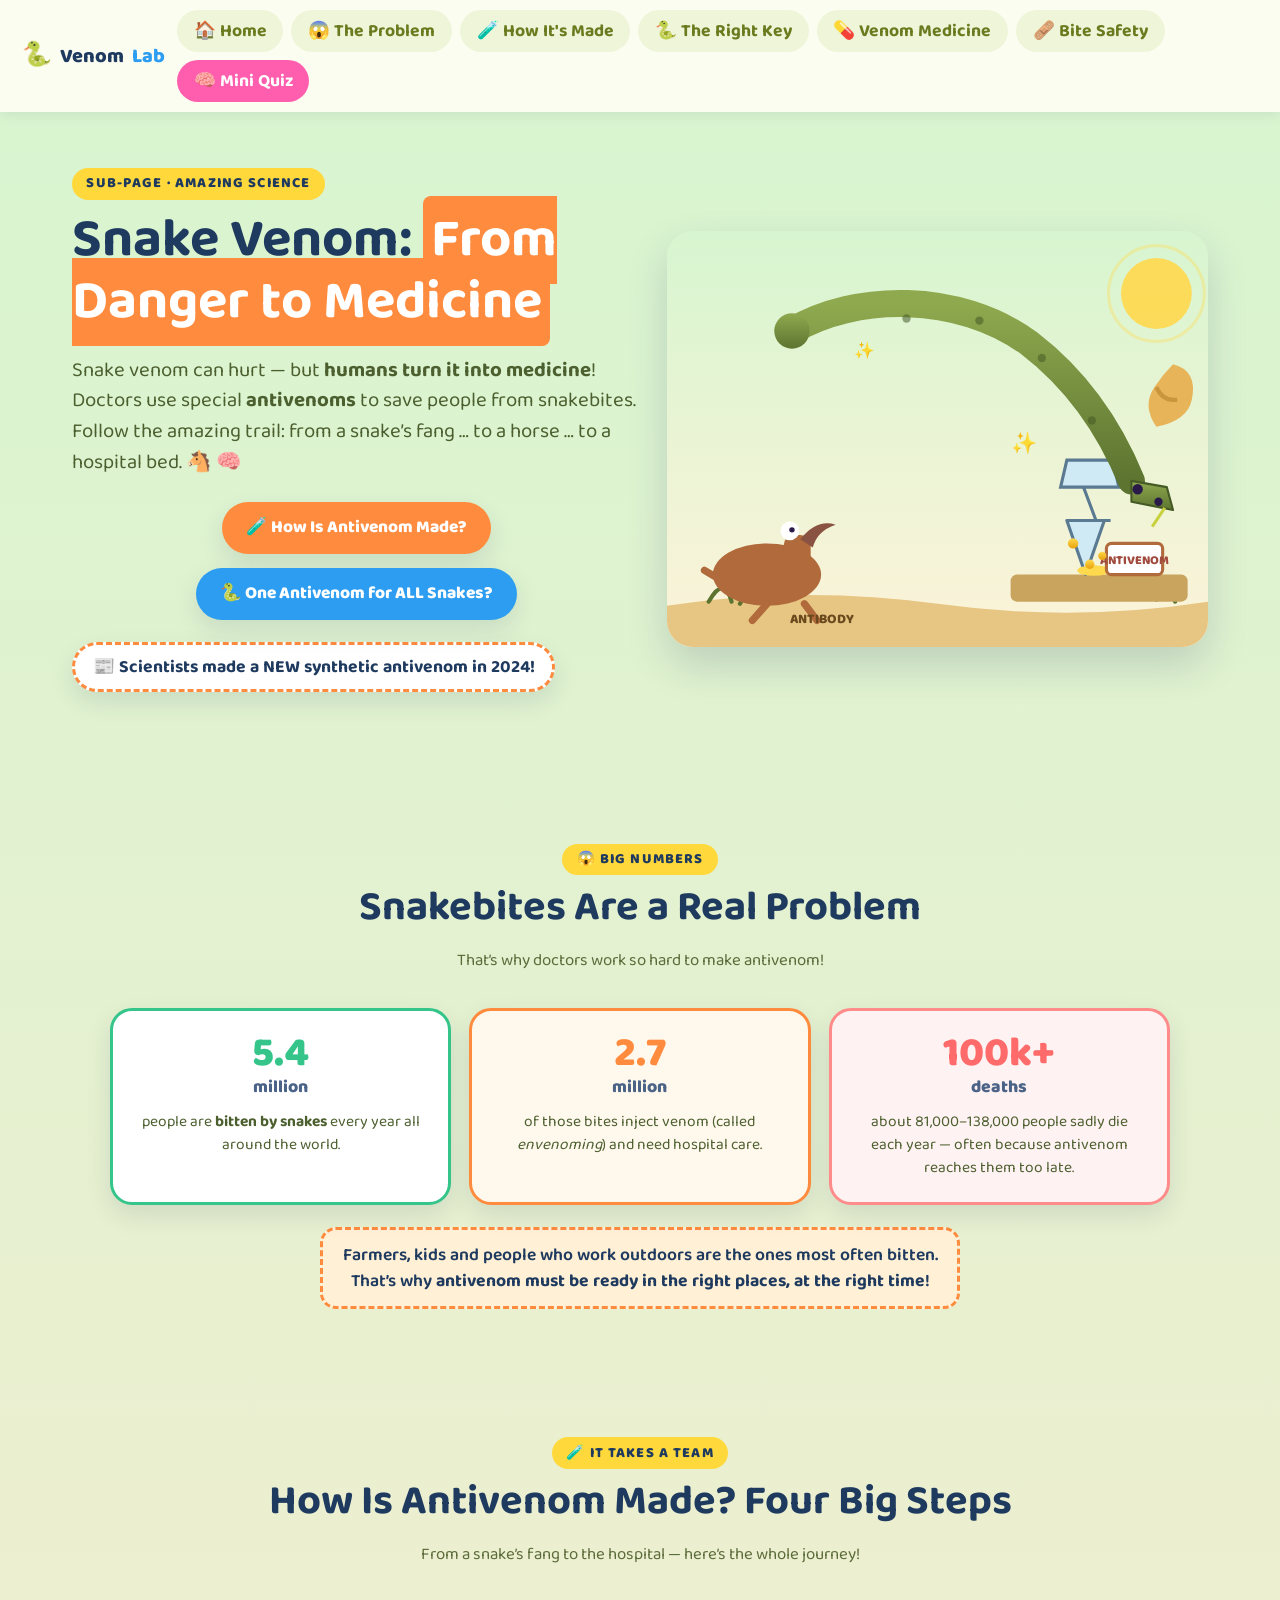
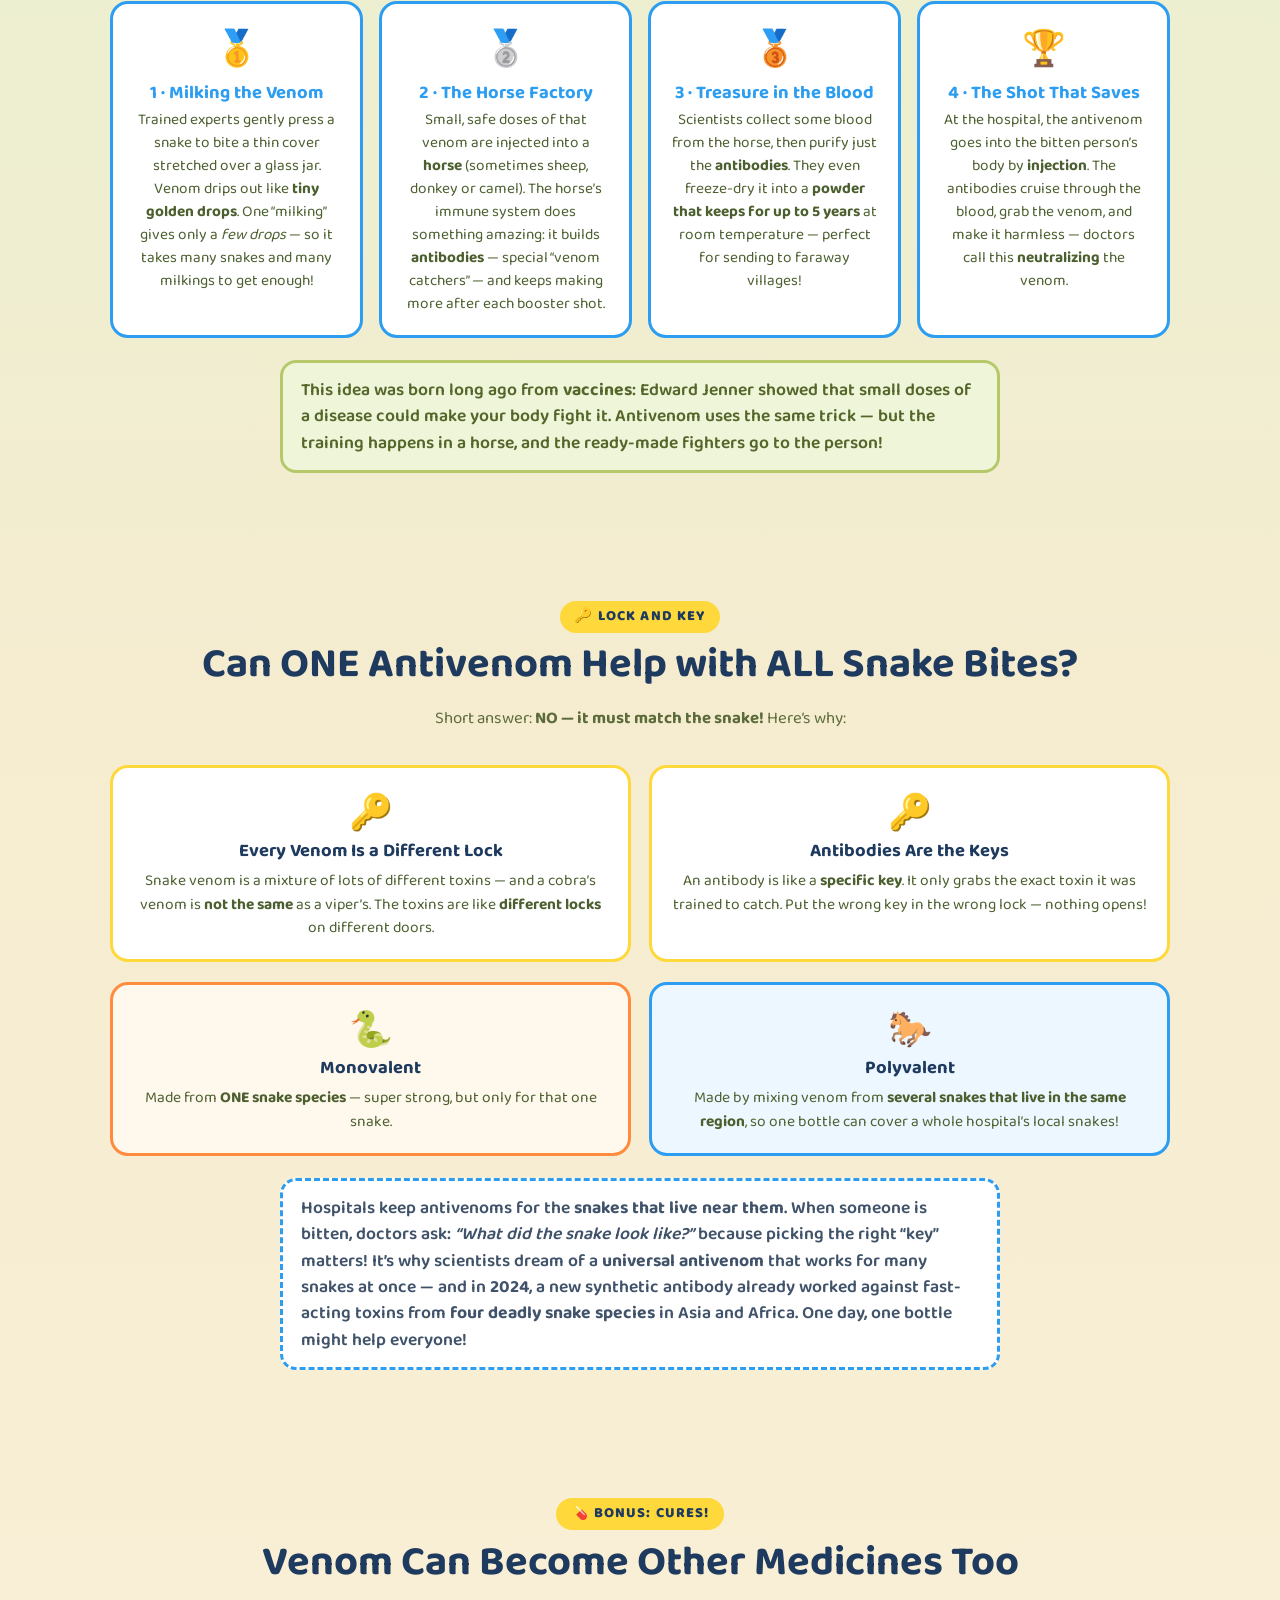
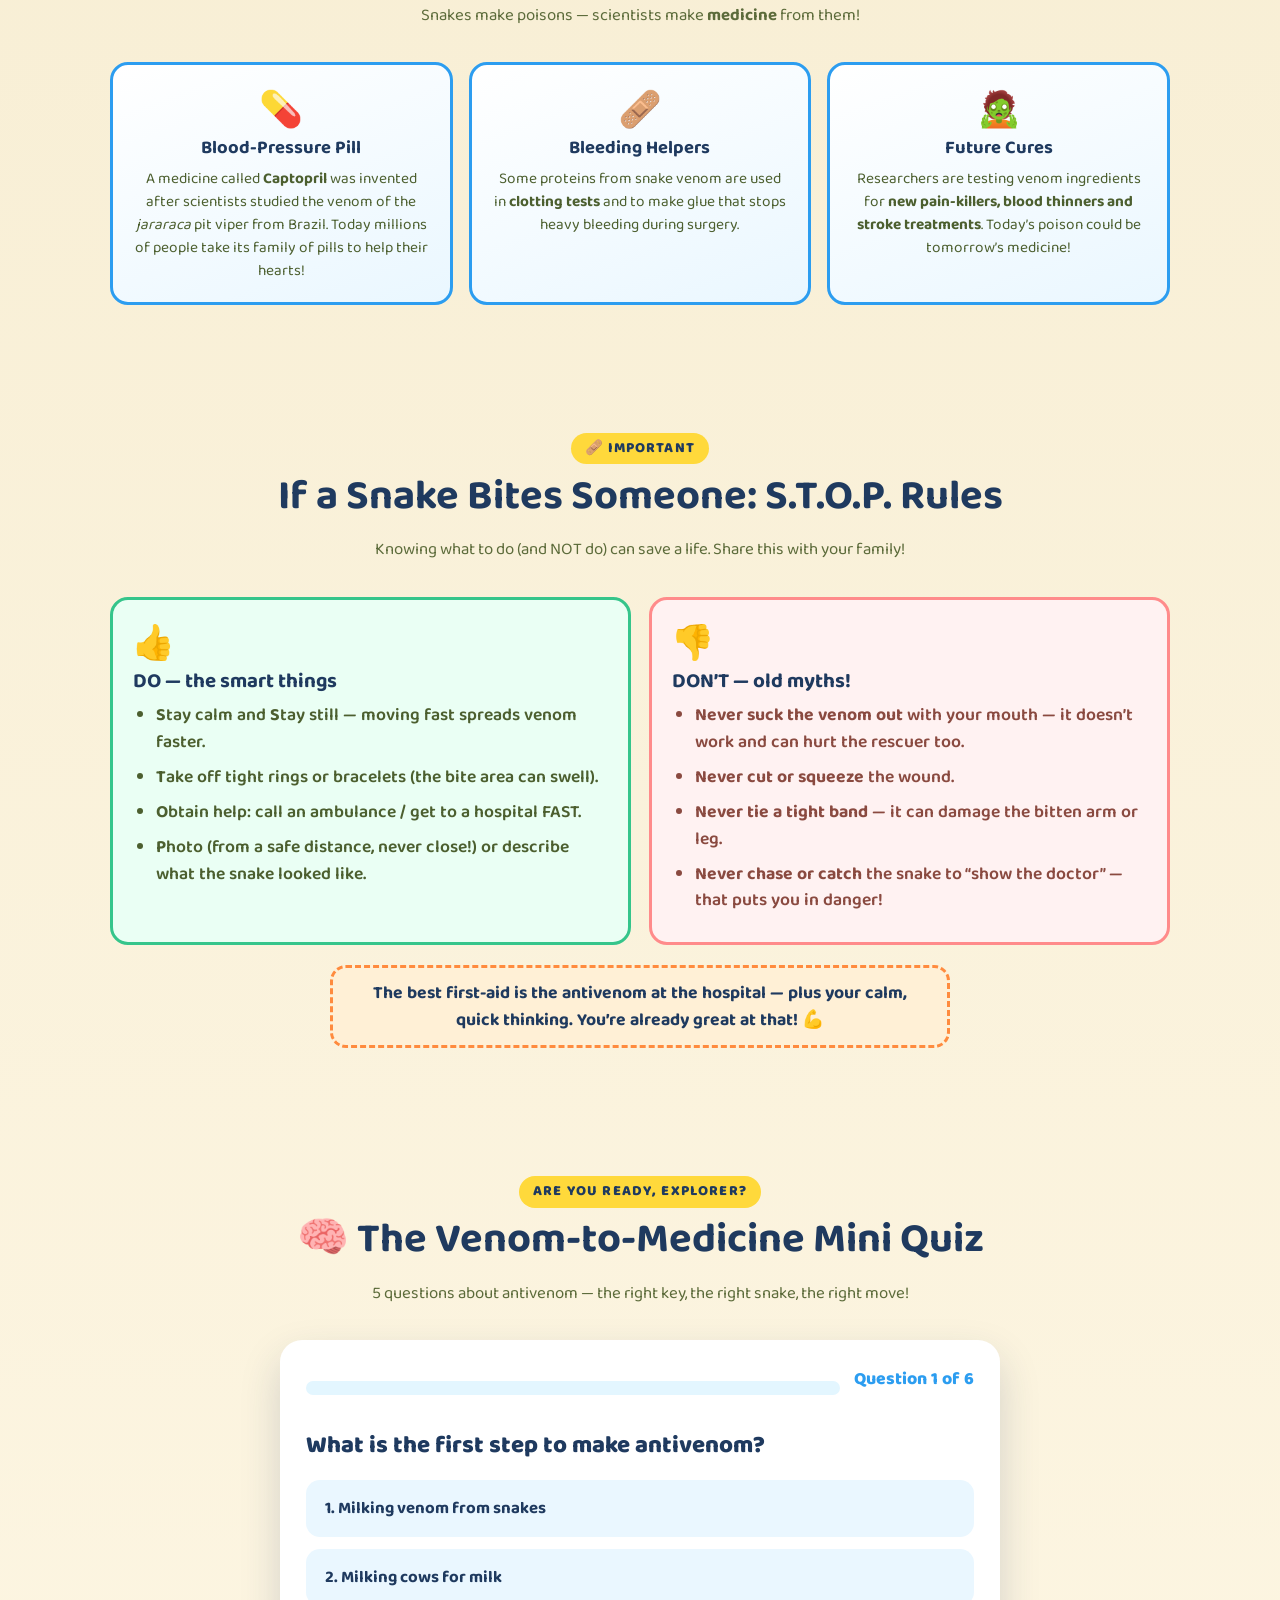
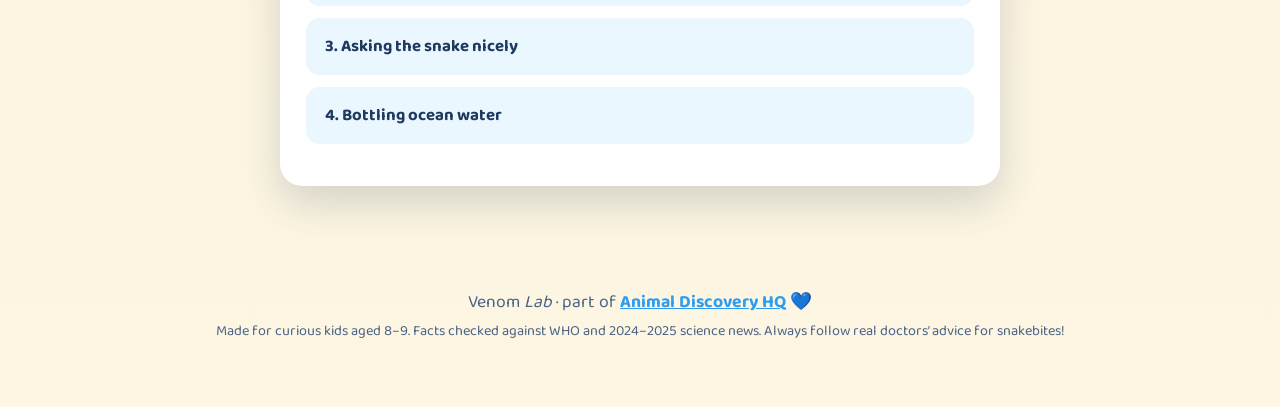
<file: snake-antivenom.html>
<!DOCTYPE html>
<html lang="en">
<head>
  <meta charset="UTF-8">
  <meta name="viewport" content="width=device-width, initial-scale=1">
  <title>Snake Venom: From Danger to Medicine — Antivenom for Curious Kids (Ages 8-9)</title>
  <meta name="description" content="How do humans turn snake venom into life-saving antivenom? Milking, horse antibody factories, finding the right key for the right lock, and the truth about universal antivenoms - plus a quiz!">  
  <link rel="preconnect" href="https://fonts.googleapis.com">
  <link rel="preconnect" href="https://fonts.gstatic.com" crossorigin>
  <link href="https://fonts.googleapis.com/css2?family=Baloo+2:wght@400;500;600;700;800&display=swap" rel="stylesheet">
  <link rel="stylesheet" href="styles.css">
  <link rel="stylesheet" href="snake.css">
</head>
<body id="top">

  <header class="topbar">
    <a href="index.html#top" class="brand"><span class="brand-emoji">&#128013;</span>Venom <em>Lab</em></a>
    <nav class="topnav" aria-label="Page sections">
      <a href="index.html">&#127968; Home</a>
      <a href="#problem">&#128561; The Problem</a>
      <a href="#make">&#129514; How It's Made</a>
      <a href="#western">&#128013; The Right Key</a>
      <a href="#medicine">&#128138; Venom Medicine</a>
      <a href="#safety">&#129657; Bite Safety</a>
      <a href="#quiz" class="nav-quiz">&#129504; Mini Quiz</a>
    </nav>
  </header>

  <main>

    <!-- ================= HERO ================= -->
    <section class="snake-hero" id="hero">
      <div class="hero-text">
        <p class="eyebrow">Sub-page &middot; Amazing science</p>
        <h1>Snake Venom: <mark>From Danger to Medicine</mark></h1>
        <p class="hero-sub">
          Snake venom can hurt &mdash; but <strong>humans turn it into medicine</strong>! Doctors use special
          <strong>antivenoms</strong> to save people from snakebites. Follow the amazing trail: from a snake&rsquo;s
          fang &hellip; to a horse &hellip; to a hospital bed. 🐴 &#129504;
        </p>
        <div class="hero-actions">
          <a href="#make" class="btn btn--warm">&#129514; How Is Antivenom Made?</a>
          <a href="#western" class="btn btn--cool">&#128013; One Antivenom for ALL Snakes?</a>
        </div>
        <p class="hero-badge">&#128240; Scientists made a NEW synthetic antivenom in <strong>2024</strong>!</p>
      </div>

      <svg class="hero-snake-svg" viewBox="0 0 520 400" role="img" aria-label="A snake is milked: it bites a membrane stretched over a glass flask as golden venom drops fall, with a friendly horse and a medicine bottle nearby">
        <defs>
          <linearGradient id="sn-bg" x1="0" y1="0" x2="0" y2="1">
            <stop offset="0" stop-color="#d7f5d0"/>
            <stop offset="1" stop-color="#fdf3d9"/>
          </linearGradient>
          <linearGradient id="sn-body" x1="0" y1="0" x2="0" y2="1">
            <stop offset="0" stop-color="#8fa94f"/>
            <stop offset="1" stop-color="#5c7430"/>
          </linearGradient>
          <linearGradient id="sn-venom" x1="0" y1="0" x2="0" y2="1">
            <stop offset="0" stop-color="#ffd94d"/>
            <stop offset="1" stop-color="#e8a20c"/>
          </linearGradient>
        </defs>
        <rect width="520" height="400" fill="url(#sn-bg)"/>

        <!-- sun -->
        <circle cx="470" cy="60" r="34" fill="#ffd94d" opacity=".9"/>
        <circle cx="470" cy="60" r="46" fill="none" stroke="#ffd94d" stroke-width="3" opacity=".35"/>

        <!-- ground -->
        <path d="M 0 360 Q 130 340 260 358 Q 390 376 520 356 L 520 400 L 0 400 Z" fill="#e7c684"/>

        <!-- grass tufts -->
        <path d="M 40 356 Q 55 330 62 356 M 70 358 Q 82 336 92 358 M 440 352 Q 452 330 462 352 M 470 354 Q 480 336 488 356" stroke="#5c7430" stroke-width="4" stroke-linecap="round" fill="none"/>

        <!-- friendly horse (antibody factory) -->
        <g class="sn-horse">
          <ellipse cx="96" cy="330" rx="52" ry="30" fill="#b06a3b"/>
          <rect x="112" y="292" width="26" height="30" rx="10" fill="#b06a3b"/>
          <circle cx="118" cy="288" r="9" fill="#ffffff"/>
          <circle cx="120" cy="287" r="2.6" fill="#2a1a4a"/>
          <path d="M 60 340 l -24 -14 M 96 358 l -14 16 M 132 358 l 12 16" stroke="#b06a3b" stroke-width="7" stroke-linecap="round" fill="none"/>
          <path d="M 128 296 q 16 -20 34 -14 q -18 6 -22 22 Z" fill="#8a5240"/>
          <text class="horse-tag" x="118" y="376" font-size="13" font-weight="800" fill="#6b4a1e">ANTIBODY</text>
        </g>

        <!-- lab bench -->
        <rect x="330" y="330" width="170" height="26" rx="6" fill="#c9a45f"/>

        <!-- flask -->
        <path d="M 402 330 l -18 -52 h 36 Z" fill="#cfe9f5" stroke="#5a7a92" stroke-width="3" stroke-linejoin="round"/>
        <path d="M 386 278 h 40 M 400 246 l 12 32 v 0" stroke="#5a7a92" stroke-width="3" fill="none"/>
        <path d="M 384 220 h 44 l 6 26 h -56 Z" fill="#cfe9f5" stroke="#5a7a92" stroke-width="3" fill="none"/>
        <ellipse class="venom-pool" cx="410" cy="326" rx="16" ry="5" fill="#ffd94d"/>
        <rect x="422" y="300" width="54" height="30" rx="5" fill="#ffffff" stroke="#b06a3b" stroke-width="3"/>
        <text x="449" y="320" text-anchor="middle" font-size="12" font-weight="800" fill="#a14b3e">ANTIVENOM</text>

        <!-- venom drops -->
        <circle class="venom-drop venom-drop--1" cx="390" cy="300" r="5" fill="url(#sn-venom)"/>
        <circle class="venom-drop venom-drop--2" cx="418" cy="312" r="4" fill="url(#sn-venom)"/>
        <circle class="venom-drop venom-drop--3" cx="406" cy="320" r="4.5" fill="url(#sn-venom)"/>

        <!-- the snake -->
        <g class="sn-snake">
          <path d="M 120 96 C 180 60 280 58 348 108 C 400 148 428 196 446 240" stroke="url(#sn-body)" stroke-width="26" stroke-linecap="round" fill="none"/>
          <circle cx="120" cy="96" r="17" fill="url(#sn-body)"/>
          <!-- head biting membrane -->
          <path d="M 446 240 l 34 6 l 6 22 l -40 -8 Z" fill="url(#sn-body)" stroke="#465a26" stroke-width="2" stroke-linejoin="round"/>
          <circle cx="452" cy="248" r="5" fill="#2a1a4a"/>
          <circle cx="472" cy="260" r="4" fill="#2a1a4a"/>
          <path d="M 478 266 l -12 18" stroke="#c8d23f" stroke-width="3" fill="none"/>
          <!-- scales -->
          <circle cx="230" cy="84" r="4" fill="#465a26" opacity=".55"/>
          <circle cx="300" cy="86" r="4" fill="#465a26" opacity=".55"/>
          <circle cx="360" cy="122" r="4" fill="#465a26" opacity=".55"/>
          <circle cx="408" cy="182" r="4" fill="#465a26" opacity=".55"/>
        </g>

        <!-- gloved hand holding snake -->
        <g class="sn-hand">
          <path d="M 486 128 q 24 6 18 34 q -4 20 -34 26 q -14 -20 -2 -38 q 8 -12 18 -22 Z" fill="#e8b45a"/>
          <path d="M 470 150 q 6 14 20 12" stroke="#c9963e" stroke-width="4" fill="none"/>
        </g>

        <!-- sparkles -->
        <text class="sn-sparkle" x="330" y="210" font-size="20">&#10024;</text>
        <text class="sn-sparkle sn-sparkle--2" x="180" y="120" font-size="16">&#10024;</text>
      </svg>
    </section>

    <!-- ================= THE PROBLEM ================= -->
    <section class="section problem-section" id="problem">
      <div class="section-head" data-reveal>
        <p class="eyebrow">&#128561; Big numbers</p>
        <h2>Snakebites Are a Real Problem</h2>
        <p class="section-sub">That&rsquo;s why doctors work so hard to make antivenom!</p>
      </div>

      <div class="stat-grid" data-reveal>
        <div class="stat-card">
          <span class="stat-num">5.4</span><span class="stat-unit">million</span>
          <p>people are <strong>bitten by snakes</strong> every year all around the world.</p>
        </div>
        <div class="stat-card stat-card--hot">
          <span class="stat-num">2.7</span><span class="stat-unit">million</span>
          <p>of those bites inject venom (called <em>envenoming</em>) and need hospital care.</p>
        </div>
        <div class="stat-card stat-card--red">
          <span class="stat-num">100k+</span><span class="stat-unit">deaths</span>
          <p>about 81,000&ndash;138,000 people sadly die each year &mdash; often because antivenom reaches them too late.</p>
        </div>
      </div>

      <p class="problem-note" data-reveal>Farmers, kids and people who work outdoors are the ones most often bitten. That&rsquo;s why <strong>antivenom must be ready in the right places, at the right time</strong>!</p>
    </section>

    <!-- ================= HOW IT'S MADE ================= -->
    <section class="section make-section" id="make">
      <div class="section-head" data-reveal>
        <p class="eyebrow">&#129514; It takes a team</p>
        <h2>How Is Antivenom Made? Four Big Steps</h2>
        <p class="section-sub">From a snake&rsquo;s fang to the hospital &mdash; here&rsquo;s the whole journey!</p>
      </div>

      <div class="steps" data-reveal>
        <article class="step-card">
          <span class="step-medal">&#129351;</span>
          <h3>1 &middot; Milking the Venom</h3>
          <p>Trained experts gently press a snake to bite a thin cover stretched over a glass jar. Venom drips out like
          <strong>tiny golden drops</strong>. One &ldquo;milking&rdquo; gives only a <em>few drops</em> &mdash; so it takes many
          snakes and many milkings to get enough!</p>
        </article>
        <article class="step-card">
          <span class="step-medal">&#129352;</span>
          <h3>2 &middot; The Horse Factory</h3>
          <p>Small, safe doses of that venom are injected into a <strong>horse</strong> (sometimes sheep, donkey or camel).
          The horse&rsquo;s immune system does something amazing: it builds <strong>antibodies</strong> &mdash; special
          &ldquo;venom catchers&rdquo; &mdash; and keeps making more after each booster shot.</p>
        </article>
        <article class="step-card">
          <span class="step-medal">&#129353;</span>
          <h3>3 &middot; Treasure in the Blood</h3>
          <p>Scientists collect some blood from the horse, then purify just the <strong>antibodies</strong>. They even
          freeze-dry it into a <strong>powder that keeps for up to 5 years</strong> at room temperature &mdash; perfect for
          sending to faraway villages!</p>
        </article>
        <article class="step-card">
          <span class="step-medal">&#127942;</span>
          <h3>4 &middot; The Shot That Saves</h3>
          <p>At the hospital, the antivenom goes into the bitten person&rsquo;s body by <strong>injection</strong>. The
          antibodies cruise through the blood, grab the venom, and make it harmless &mdash; doctors call this
          <strong>neutralizing</strong> the venom.</p>
        </article>
      </div>

      <p class="make-note" data-reveal>This idea was born long ago from <strong>vaccines</strong>: Edward Jenner showed that small doses
      of a disease could make your body fight it. Antivenom uses the same trick &mdash; but the training happens in a
      horse, and the ready-made fighters go to the person!</p>
    </section>

    <!-- ================= THE RIGHT KEY ================= -->
    <section class="section western-section" id="western">
      <div class="section-head" data-reveal>
        <p class="eyebrow">&#128273; Lock and key</p>
        <h2>Can ONE Antivenom Help with ALL Snake Bites?</h2>
        <p class="section-sub">Short answer: <strong>NO &mdash; it must match the snake!</strong> Here&rsquo;s why:</p>
      </div>

      <div class="lock-grid" data-reveal>
        <div class="lock-card">
          <span class="lock-emoji">&#128273;</span>
          <h3>Every Venom Is a Different Lock</h3>
          <p>Snake venom is a mixture of lots of different toxins &mdash; and a cobra&rsquo;s venom is <strong>not the same</strong>
          as a viper&rsquo;s. The toxins are like <strong>different locks</strong> on different doors.</p>
        </div>
        <div class="lock-card">
          <span class="lock-emoji">&#128273;&#65039;</span>
          <h3>Antibodies Are the Keys</h3>
          <p>An antibody is like a <strong>specific key</strong>. It only grabs the exact toxin it was trained to catch.
          Put the wrong key in the wrong lock &mdash; nothing opens!</p>
        </div>
      </div>

      <div class="venom-types" data-reveal>
        <div class="venom-type">
          <span class="type-emoji">&#128013;</span>
          <h3>Monovalent</h3>
          <p>Made from <strong>ONE snake species</strong> &mdash; super strong, but only for that one snake.</p>
        </div>
        <div class="venom-type venom-type--poly">
          <span class="type-emoji">&#128014;</span>
          <h3>Polyvalent</h3>
          <p>Made by mixing venom from <strong>several snakes that live in the same region</strong>, so one bottle can cover a
          whole hospital&rsquo;s local snakes!</p>
        </div>
      </div>

      <p class="key-note" data-reveal>Hospitals keep antivenoms for the <strong>snakes that live near them</strong>. When someone is bitten,
      doctors ask: <em>&ldquo;What did the snake look like?&rdquo;</em> because picking the right &ldquo;key&rdquo; matters!
      It&rsquo;s why scientists dream of a <strong>universal antivenom</strong> that works for many snakes at once &mdash; and in
      <strong>2024</strong>, a new synthetic antibody already worked against fast-acting toxins from <strong>four deadly
      snake species</strong> in Asia and Africa. One day, one bottle might help everyone!</p>
    </section>

    <!-- ================= VENOM BECOMES MEDICINE ================= -->
    <section class="section medicine-section" id="medicine">
      <div class="section-head" data-reveal>
        <p class="eyebrow">&#128138; Bonus: cures!</p>
        <h2>Venom Can Become Other Medicines Too</h2>
        <p class="section-sub">Snakes make poisons &mdash; scientists make <strong>medicine</strong> from them!</p>
      </div>

      <div class="medicine-grid" data-reveal>
        <div class="medicine-card">
          <span class="medicine-emoji">&#128138;</span>
          <h3>Blood-Pressure Pill</h3>
          <p>A medicine called <strong>Captopril</strong> was invented after scientists studied the venom of the
          <em>jararaca</em> pit viper from Brazil. Today millions of people take its family of pills to help their
          hearts!</p>
        </div>
        <div class="medicine-card">
          <span class="medicine-emoji">&#129657;</span>
          <h3>Bleeding Helpers</h3>
          <p>Some proteins from snake venom are used in <strong>clotting tests</strong> and to make glue that stops heavy
          bleeding during surgery.</p>
        </div>
        <div class="medicine-card">
          <span class="medicine-emoji">&#129503;&#65039;</span>
          <h3>Future Cures</h3>
          <p>Researchers are testing venom ingredients for <strong>new pain-killers, blood thinners and stroke
          treatments</strong>. Today&rsquo;s poison could be tomorrow&rsquo;s medicine!</p>
        </div>
      </div>
    </section>

    <!-- ================= BITE SAFETY ================= -->
    <section class="section safety-section" id="safety">
      <div class="section-head" data-reveal>
        <p class="eyebrow">&#129657; Important</p>
        <h2>If a Snake Bites Someone: S.T.O.P. Rules</h2>
        <p class="section-sub">Knowing what to do (and NOT do) can save a life. Share this with your family!</p>
      </div>

      <div class="safety-grid">
        <div class="safety-card safety-card--do" data-reveal>
          <span class="safety-emoji">&#128077;</span>
          <h3>DO &mdash; the smart things</h3>
          <ul>
            <li><strong>S</strong>tay calm and <strong>S</strong>tay still &mdash; moving fast spreads venom faster.</li>
            <li><strong>T</strong>ake off tight rings or bracelets (the bite area can swell).</li>
            <li><strong>O</strong>btain help: call an ambulance / get to a hospital FAST.</li>
            <li><strong>P</strong>hoto (from a safe distance, never close!) or describe what the snake looked like.</li>
          </ul>
        </div>
        <div class="safety-card safety-card--dont" data-reveal>
          <span class="safety-emoji">&#128078;</span>
          <h3>DON&rsquo;T &mdash; old myths!</h3>
          <ul>
            <li><strong>Never suck the venom out</strong> with your mouth &mdash; it doesn&rsquo;t work and can hurt the rescuer too.</li>
            <li><strong>Never cut or squeeze</strong> the wound.</li>
            <li><strong>Never tie a tight band</strong> &mdash; it can damage the bitten arm or leg.</li>
            <li><strong>Never chase or catch</strong> the snake to &ldquo;show the doctor&rdquo; &mdash; that puts you in danger!</li>
          </ul>
        </div>
      </div>
      <p class="safety-note" data-reveal>The <strong>best first-aid is the antivenom at the hospital</strong> &mdash; plus your calm,
      quick thinking. You&rsquo;re already great at that! &#128170;</p>
    </section>

    <!-- ================= MINI QUIZ ================= -->
    <section class="section quiz-section" id="quiz" data-reveal>
      <div class="section-head">
        <p class="eyebrow">Are you ready, explorer?</p>
        <h2>&#129504; The Venom-to-Medicine Mini Quiz</h2>
        <p class="section-sub">5 questions about antivenom &mdash; the right key, the right snake, the right move!</p>
      </div>
      <div class="quiz-shell" id="quizBox" aria-live="polite"></div>
    </section>
  </main>

  <footer class="site-foot">
    <p>Venom <em>Lab</em> &middot; part of <a href="index.html"><strong>Animal Discovery HQ</strong></a> &#128153;</p>
    <p class="foot-note">Made for curious kids aged 8&ndash;9. Facts checked against WHO and 2024&ndash;2025 science news. Always follow real doctors&rsquo; advice for snakebites!</p>
  </footer>

  <script src="snake.js"></script>
</body>
</html>
</file>
<file: styles.css>
/* ==========================================================
   Animal Discovery HQ — play style sheet
   ========================================================== */

:root {
  --ink: #1f3a5f;
  --ink-soft: #4a6387;
  --page-sky: #a8e5ff;
  --page-mid: #d9f6ff;
  --page-card: #fffdf3;
  --card: #ffffff;
  --peach: #fff0e2;
  --mint: #dffbeb;
  --sky-tint: #e3f6ff;
  --warm: #ff8b3e;
  --cool: #2c9df0;
  --pink: #ff5eae;
  --purple: #9b5de5;
  --green: #35c58b;
  --gold: #ffd93b;
  --wrong: #ff6b6b;
  --shadow: 0 10px 24px rgba(31, 58, 95, 0.12);
  --shadow-big: 0 18px 40px rgba(31, 58, 95, 0.18);
  --radius: 22px;
  --font: "Baloo 2", "Comic Sans MS", "Chalkboard SE", "Trebuchet MS", cursive, sans-serif;
}

* { box-sizing: border-box; }

[hidden] { display: none !important; }

html {
  scroll-behavior: smooth;
  scroll-padding-top: 90px;
}

body {
  margin: 0;
  font-family: var(--font);
  color: var(--ink);
  background: linear-gradient(180deg, var(--page-sky) 0%, var(--page-mid) 45%, var(--page-card) 100%);
  line-height: 1.5;
  font-size: 1.1rem;
  overflow-x: hidden;
  -webkit-font-smoothing: antialiased;
}

h1, h2, h3, h4 { line-height: 1.15; margin: 0 0 0.4em; }
p { margin: 0 0 1em; }
a { color: inherit; }
mark {
  background: var(--gold);
  color: var(--ink);
  padding: 0 .15em;
  border-radius: 8px;
}
.mark--blue { background: var(--cool); color: #fff; }

.section { padding: 64px 20px; max-width: 1100px; margin: 0 auto; }
.section-head { text-align: center; margin-bottom: 34px; }
.eyebrow {
  display: inline-block;
  background: var(--gold);
  color: var(--ink);
  font-weight: 800;
  letter-spacing: .08em;
  font-size: .9rem;
  padding: .35em 1em;
  border-radius: 999px;
  text-transform: uppercase;
  margin-bottom: .6em;
}
.section-head h2 { font-size: clamp(1.8rem, 4vw, 2.6rem); }
.section-sub { color: var(--ink-soft); font-size: 1.05rem; }

/* ---------- animated reveal on scroll ---------- */
[data-reveal] {
  opacity: 0;
  transform: translateY(26px);
  transition: opacity .7s ease, transform .7s cubic-bezier(.22,.9,.3,1.2);
}
[data-reveal].is-visible { opacity: 1; transform: none; }

/* ==========================================================
   TOP BAR
   ========================================================== */
.topbar {
  position: sticky;
  top: 0;
  z-index: 50;
  display: flex;
  align-items: center;
  justify-content: space-between;
  gap: 12px;
  padding: 10px 22px;
  background: rgba(255, 253, 243, .92);
  backdrop-filter: blur(6px);
  box-shadow: 0 2px 12px rgba(31, 58, 95, .10);
}
.brand {
  display: flex;
  align-items: center;
  gap: 8px;
  font-weight: 800;
  font-size: 1.25rem;
  text-decoration: none;
}
.brand-emoji { font-size: 1.5rem; animation: spin 9s linear infinite; display: inline-block; }
.brand em { font-style: normal; color: var(--cool); }
.topnav { display: flex; gap: 8px; flex-wrap: wrap; }
.topnav a {
  text-decoration: none;
  font-weight: 700;
  padding: .45em .95em;
  border-radius: 999px;
  background: var(--sky-tint);
  color: var(--cool);
  transition: transform .2s, background .2s;
}
.topnav a:hover { transform: translateY(-2px); background: var(--gold); color: var(--ink); }
.topnav .nav-quiz { background: var(--pink); color: #fff; }

/* ==========================================================
   HERO
   ========================================================== */
.hero {
  position: relative;
  text-align: center;
  padding: 70px 20px 110px;
  overflow: hidden;
}
.hero-title {
  position: relative;
  z-index: 2;
  font-size: clamp(2.3rem, 6vw, 4.2rem);
  font-weight: 800;
  text-shadow: 0 3px 0 rgba(255, 255, 255, .5);
}
.hero-sub {
  position: relative;
  z-index: 2;
  max-width: 660px;
  margin: 0 auto 24px;
  font-size: clamp(1.05rem, 2.2vw, 1.28rem);
  color: var(--ink-soft);
}
.hero-actions { position: relative; z-index: 2; display: flex; gap: 14px; justify-content: center; flex-wrap: wrap; }
.hero-tip { position: relative; z-index: 2; margin-top: 18px; color: var(--ink-soft); font-weight: 700; animation: bob 2.2s ease-in-out infinite; }
.wave-divider {
  display: block;
  width: 100%;
  height: 76px;
  position: absolute;
  left: 0;
  bottom: -2px;
  z-index: 1;
}

/* sun */
.sun { position: absolute; top: 26px; right: 12%; z-index: 1; }
.sun-core {
  font-size: 4rem;
  display: inline-block;
  animation: spin 18s linear infinite;
  filter: drop-shadow(0 0 18px rgba(255, 217, 59, .9));
}

/* clouds */
.cloud {
  position: absolute;
  z-index: 1;
  color: #fff;
  font-size: 5.5rem;
  opacity: .95;
  filter: drop-shadow(0 6px 10px rgba(31, 58, 95, .12));
}
.cloud--1 { top: 40px; left: 6%; animation: cloud-sway 14s ease-in-out infinite alternate; font-size: 4.5rem; }
.cloud--2 { top: 150px; left: 72%; animation: cloud-sway 18s ease-in-out infinite alternate-reverse; }

/* floating emoji animals */
.hero-floaters { position: absolute; inset: 0; z-index: 1; pointer-events: none; }
.floater { position: absolute; font-size: 2.6rem; filter: drop-shadow(0 6px 10px rgba(31, 58, 95, .18)); }
.floater--1 { top: 18%;  left: 10%; animation: floaty 6s ease-in-out infinite; }
.floater--2 { top: 62%;  left: 7%;  animation: floaty 7s ease-in-out infinite .6s; }
.floater--3 { top: 24%;  right: 9%; animation: floaty 6.5s ease-in-out infinite .3s; }
.floater--4 { bottom: 18%; right: 13%; animation: floaty 7.5s ease-in-out infinite 1s; }
.floater--5 { top: 58%;  right: 24%; animation: floaty 8s ease-in-out infinite .9s; }
.floater--6 { bottom: 14%; left: 26%; animation: floaty 7s ease-in-out infinite 1.4s; }

/* ==========================================================
   BUTTONS
   ========================================================== */
.btn {
  display: inline-block;
  text-decoration: none;
  font-weight: 800;
  font-size: 1.08rem;
  padding: .75em 1.4em;
  border: 0;
  border-radius: 999px;
  cursor: pointer;
  font-family: inherit;
  box-shadow: var(--shadow);
  transition: transform .18s ease, box-shadow .18s ease;
}
.btn:hover { transform: translateY(-3px) scale(1.03); box-shadow: var(--shadow-big); }
.btn:active { transform: translateY(0) scale(.97); }
.btn--warm { background: var(--warm); color: #fff; }
.btn--cool { background: var(--cool); color: #fff; }
.btn--ghost { background: transparent; color: var(--cool); box-shadow: inset 0 0 0 3px var(--cool); }

/* ==========================================================
   FEATURED ANIMAL
   ========================================================== */
.featured-card {
  display: grid;
  grid-template-columns: minmax(280px, 5fr) 7fr;
  gap: 26px;
  align-items: center;
  background: var(--card);
  border-radius: var(--radius);
  padding: 26px;
  box-shadow: var(--shadow-big);
  position: relative;
}
.featured-art {
  position: relative;
  border-radius: 18px;
  overflow: hidden;
  box-shadow: var(--shadow);
}
.featured-art svg { display: block; width: 100%; height: auto; }
.badge-super {
  position: absolute;
  top: 14px;
  left: 14px;
  z-index: 3;
  background: var(--gold);
  color: var(--ink);
  font-weight: 800;
  padding: .4em .8em;
  border-radius: 999px;
  font-size: .9rem;
  box-shadow: var(--shadow);
  animation: spin-soft 3.2s ease-in-out infinite;
}
.art-caption {
  position: absolute;
  bottom: 12px;
  right: 12px;
  background: rgba(255, 255, 255, .92);
  padding: .3em .7em;
  border-radius: 999px;
  font-weight: 800;
  font-size: .85rem;
  color: var(--ink);
}
.featured-body { padding: 6px; }
.featured-body h3 { font-size: clamp(1.4rem, 3vw, 2rem); }
.discovery-lead {
  font-size: 1.12rem;
  color: var(--ink-soft);
  background: var(--peach);
  border-left: 6px solid var(--warm);
  border-radius: 0 14px 14px 0;
  padding: 14px 16px;
}
.discovery-lead strong { color: var(--ink); }

.fact-cards {
  list-style: none;
  margin: 18px 0;
  padding: 0;
  display: grid;
  grid-template-columns: repeat(auto-fit, minmax(150px, 1fr));
  gap: 12px;
}
.fact-card {
  background: var(--sky-tint);
  border-radius: 16px;
  padding: 14px;
  display: flex;
  flex-direction: column;
  gap: 2px;
  transition: transform .2s;
}
.fact-card:hover { transform: translateY(-4px) rotate(-1deg); }
.fact-card--mint { background: var(--mint); }
.fact-card--peach { background: var(--peach); }
.fact-emoji { font-size: 1.7rem; }
.fact-card strong { font-size: 1.05rem; }
.fact-card span { color: var(--ink-soft); font-size: .96rem; }

.owl-box {
  background: var(--sky-tint);
  border-radius: 16px;
  padding: 16px 18px;
}
.owl-box h4 { color: var(--purple); font-size: 1.15rem; }
.owl-box ul { margin: 0; padding-left: 1.3em; }
.owl-box li { margin: .35em 0; }

.featured-cta {
  margin-top: 18px;
  background: var(--gold);
  border-radius: 16px;
  padding: 16px 18px;
  display: flex;
  flex-wrap: wrap;
  align-items: center;
  justify-content: space-between;
  gap: 12px;
}
.featured-cta p { margin: 0; font-weight: 700; }
.featured-cta .btn { white-space: nowrap; }

/* ==========================================================
   ANIMAL PALS — flip cards
   ========================================================== */
.card-grid {
  display: grid;
  grid-template-columns: repeat(auto-fit, minmax(260px, 1fr));
  gap: 22px;
}

.animal-card {
  perspective: 1200px;
  height: 400px;
  cursor: pointer;
}
.animal-card-inner {
  position: relative;
  width: 100%;
  height: 100%;
  transform-style: preserve-3d;
  transition: transform .7s cubic-bezier(.3, .9, .3, 1.1);
}
.animal-card.flipped .animal-card-inner { transform: rotateY(180deg); }

.card-face {
  position: absolute;
  inset: 0;
  backface-visibility: hidden;
  -webkit-backface-visibility: hidden;
  display: flex;
  flex-direction: column;
  border-radius: var(--radius);
  box-shadow: var(--shadow);
  overflow: hidden;
  padding: 18px;
}
.card-front { background: var(--card); }
.card-back {
  background: linear-gradient(160deg, var(--mint), var(--sky-tint));
  transform: rotateY(180deg);
  justify-content: center;
  align-items: flex-start;
  text-align: left;
}
.card-back .tap-emoji {
  align-self: center;
  font-size: 2rem;
  margin-bottom: 10px;
  animation: bob 1.8s ease-in-out infinite;
}
.card-back h4 { color: var(--cool); font-size: 1.4rem; }
.card-back p { color: var(--ink-soft); font-size: 1rem; }
.dive-link-row { margin-top: 14px; text-align: center; }
.dive-link {
  display: inline-block;
  background: var(--cool);
  color: #fff;
  font-weight: 800;
  text-decoration: none;
  padding: .55em 1em;
  border-radius: 999px;
  box-shadow: var(--shadow);
  transition: transform .18s ease;
}
.dive-link:hover { transform: translateY(-3px) scale(1.03); }

.card-front .card-art {
  flex: 1 1 auto;
  min-height: 0;
  display: flex;
  align-items: center;
  justify-content: center;
}
.card-front .card-art svg { width: 100%; height: auto; }
.card-tag {
  align-self: flex-start;
  background: var(--gold);
  color: var(--ink);
  font-weight: 800;
  font-size: .72rem;
  letter-spacing: .05em;
  padding: .4em .8em;
  border-radius: 999px;
  margin-bottom: 10px;
  text-transform: uppercase;
}
.animal-card h3 { font-size: 1.35rem; margin-bottom: .2em; }
.card-tagline { color: var(--ink-soft); font-size: .96rem; margin: 0; }
.card-hint {
  margin-top: auto;
  font-size: .85rem;
  font-weight: 700;
  color: var(--cool);
}
.card-hint::before { content: "👆 "; }

/* ==========================================================
   BIG QUIZ
   ========================================================== */
.quiz-shell {
  max-width: 720px;
  margin: 0 auto;
  background: var(--card);
  border-radius: var(--radius);
  padding: 26px;
  box-shadow: var(--shadow-big);
}
.quiz-meta { display: flex; align-items: center; gap: 14px; margin-bottom: 18px; }
.quiz-count { font-weight: 800; color: var(--cool); white-space: nowrap; }
.quiz-progress-wrap { flex: 1; background: var(--sky-tint); border-radius: 999px; height: 14px; overflow: hidden; }
.quiz-progress {
  height: 100%;
  width: 0;
  background: linear-gradient(90deg, var(--cool), var(--pink), var(--gold));
  border-radius: 999px;
  transition: width .5s ease;
}
.quiz-question { font-size: clamp(1.2rem, 2.6vw, 1.5rem); font-weight: 800; margin-bottom: 16px; }
.quiz-options { display: grid; gap: 12px; }
.quiz-option {
  display: block;
  width: 100%;
  text-align: left;
  font-family: inherit;
  font-size: 1.05rem;
  font-weight: 700;
  color: var(--ink);
  background: var(--sky-tint);
  border: 3px solid transparent;
  border-radius: 14px;
  padding: 12px 16px;
  cursor: pointer;
  transition: transform .15s, border-color .2s, background .2s, opacity .3s;
}
.quiz-option:hover { transform: translateX(6px); border-color: var(--cool); }
.quiz-option.is-selected { border-color: var(--ink); }
.quiz-option.is-correct { background: var(--mint); border-color: var(--green); }
.quiz-option.is-wrong { background: #ffe3e3; border-color: var(--wrong); }
.quiz-option.is-dimmed { opacity: .5; }

.q-feedback {
  margin-top: 16px;
  padding: 14px 16px;
  border-radius: 14px;
  font-weight: 700;
  animation: pop-in .4s ease;
}
.q-feedback--right { background: var(--mint); }
.q-feedback--wrong { background: #ffe9e9; }
.q-feedback p { margin: 0; }
.fb-emoji { font-size: 1.9rem; margin-right: 8px; }
.quiz-next-row { text-align: right; margin-top: 16px; }

/* results */
.results-panel { text-align: center; animation: pop-in .5s ease; }
.results-panel .big-score { font-size: clamp(2.4rem, 6vw, 3.6rem); font-weight: 800; color: var(--pink); }
.star-row { font-size: 2.4rem; margin: 10px 0; }
.star-row .star--on { animation: pop-in .5s ease backwards; }
.star-row .star--off { opacity: .25; }
.badge-result {
  display: inline-block;
  background: var(--gold);
  color: var(--ink);
  font-weight: 800;
  padding: .5em 1.2em;
  border-radius: 999px;
  box-shadow: var(--shadow);
  margin: 10px 0 18px;
  animation: spin-soft 3.5s ease-in-out infinite;
}
.results-actions { display: flex; gap: 12px; justify-content: center; flex-wrap: wrap; }

/* confetti */
.confetti {
  position: fixed;
  top: -20px;
  z-index: 100;
  display: block;
  width: 10px;
  height: 10px;
  border-radius: 3px;
  animation: confetti-fall linear forwards;
  pointer-events: none;
}

/* ==========================================================
   FOOTER
   ========================================================== */
.site-foot {
  text-align: center;
  padding: 34px 20px 60px;
  color: var(--ink-soft);
}
.site-foot p { margin: .3em 0; }
.foot-note { font-size: .9rem; }

/* ==========================================================
   KEYFRAMES
   ========================================================== */
@keyframes floaty {
  0%, 100% { transform: translateY(0) rotate(-4deg); }
  50%      { transform: translateY(-18px) rotate(5deg); }
}
@keyframes bob {
  0%, 100% { transform: translateY(0); }
  50%      { transform: translateY(-8px); }
}
@keyframes spin {
  from { transform: rotate(0deg); }
  to   { transform: rotate(360deg); }
}
@keyframes spin-soft {
  0%, 100% { transform: rotate(-3deg) scale(1); }
  50%      { transform: rotate(3deg) scale(1.06); }
}
@keyframes cloud-sway {
  from { transform: translateX(-14px); }
  to   { transform: translateX(24px); }
}
@keyframes pop-in {
  0%   { opacity: 0; transform: scale(.7); }
  70%  { opacity: 1; transform: scale(1.08); }
  100% { opacity: 1; transform: scale(1); }
}
@keyframes confetti-fall {
  0%   { transform: translateY(0) rotate(0deg); opacity: 1; }
  100% { transform: translateY(110vh) rotate(720deg); opacity: .9; }
}

/* ==========================================================
   BUBBLES INSIDE THE SVG ILLUSTRATIONS
   ========================================================== */
.bubble {
  transform-box: fill-box;
  transform-origin: center;
  animation: bubble-up 2.8s ease-in-out infinite;
}
.bubble--2 { animation-delay: .9s; }
.bubble--3 { animation-delay: 1.7s; }
.bubble--4 { animation-delay: .4s; }
@keyframes bubble-up {
  0%, 100% { transform: translateY(0) scale(1); opacity: .9; }
  50%      { transform: translateY(-14px) scale(1.12); opacity: .5; }
}

/* swimming snake tail waggle */
.snake-tail-anim { transform-box: fill-box; transform-origin: left center; animation: snake-wag 4s ease-in-out infinite; }
@keyframes snake-wag {
  0%, 100% { transform: rotate(-4deg); }
  50%      { transform: rotate(6deg); }
}

/* dumbo ears wiggle */
.dumbo-ear { transform-box: fill-box; transform-origin: center; animation: ear-wiggle 3.4s ease-in-out infinite; }
.dumbo-ear--left { animation-name: ear-wiggle-left; }
@keyframes ear-wiggle {
  0%, 100% { transform: rotate(8deg); }
  50%      { transform: rotate(-4deg); }
}
@keyframes ear-wiggle-left {
  0%, 100% { transform: rotate(-8deg); }
  50%      { transform: rotate(4deg); }
}
/* blinky dumbo eyes */
.dumbo-eye { animation: blink 5s infinite; transform-box: fill-box; transform-origin: center; }
@keyframes blink {
  0%, 90%, 100% { transform: scaleY(1); }
  94%, 96%      { transform: scaleY(.08); }
}

/* axolotl gills gently wave */
.gill { transform-box: fill-box; transform-origin: center; animation: gill-wave 3.2s ease-in-out infinite; }
@keyframes gill-wave {
  0%, 100% { transform: rotate(0deg); }
  50%      { transform: rotate(7deg); }
}

/* peacock spider dance */
.peacock-dance { transform-box: fill-box; transform-origin: center bottom; animation: dance 1.6s ease-in-out infinite; }
@keyframes dance {
  0%, 100% { transform: rotate(-4deg) translateY(0); }
  25%      { transform: rotate(4deg) translateY(-6px); }
  50%      { transform: rotate(-4deg) translateY(0); }
  75%      { transform: rotate(4deg) translateY(-6px); }
}
.note-float { animation: note-float 2.2s ease-in-out infinite; }
.note-float--2 { animation-delay: .6s; }
.note-float--3 { animation-delay: 1.2s; }
@keyframes note-float {
  0%, 100% { transform: translateY(0); opacity: .9; }
  50%      { transform: translateY(-10px); opacity: .5; }
}

/* card SVG animations for snake / mole-rat / sea star / hydra / electric eel cards */
.sn-card-sway { transform-box: fill-box; transform-origin: center; animation: card-sway 3.8s ease-in-out infinite; }
.sn-card-drop { animation: drop-shake 2.6s ease-in-out infinite; transform-box: fill-box; transform-origin: center; }
.sn-card-drop--2 { animation-delay: .5s; }
.sn-card-drop--3 { animation-delay: 1s; }
.sn-card-spark { animation: spin-soft 3s ease-in-out infinite; transform-box: fill-box; transform-origin: center; }
.mr-card-rat { transform-box: fill-box; transform-origin: center bottom; animation: bob 2.4s ease-in-out infinite; }
.mr-card-blink { animation: blink 4s infinite; transform-box: fill-box; transform-origin: center; }
.ss-card-coral { transform-box: fill-box; transform-origin: center bottom; animation: card-sway 4s ease-in-out infinite; }
.ss-card-coral--2 { animation-delay: 1.3s; }
.ss-card-star { transform-box: fill-box; transform-origin: center; animation: card-sway 4.2s ease-in-out infinite; }
.ss-card-stage { animation: pop-in 2.2s ease-in-out infinite; transform-box: fill-box; transform-origin: center; }
.ss-card-stage--2 { animation-delay: .7s; }
.hy-card-float { transform-box: fill-box; transform-origin: center bottom; animation: bob 3.2s ease-in-out infinite; }
.hy-card-spark { animation: blink 3.4s infinite; transform-box: fill-box; transform-origin: center; }
.hy-card-spark--2 { animation-delay: .8s; }
.eel-card-swim { transform-box: fill-box; transform-origin: center; animation: card-sway 3.6s ease-in-out infinite; }
.eel-card-zap { animation: pop-in 2.6s ease-in-out infinite; transform-box: fill-box; transform-origin: center; }
.eel-card-zap--2 { animation-delay: .6s; }
.eel-card-zap--3 { animation-delay: 1.2s; }
@keyframes card-sway {
  0%, 100% { transform: rotate(-2deg); }
  50%      { transform: rotate(2deg); }
}
@keyframes drop-shake {
  0%, 100% { transform: translateY(0); }
  50%      { transform: translateY(-8px); opacity: .7; }
}

/* ==========================================================
   RESPONSIVE
   ====================================================== */
@media (max-width: 860px) {
  .featured-card { grid-template-columns: 1fr; }
  .featured-art { order: -1; max-width: 460px; margin: 0 auto; width: 100%; }
}
@media (max-width: 560px) {
  .topbar { flex-direction: column; gap: 6px; text-align: center; }
  .animal-card { height: 380px; }
  .hero { padding-top: 56px; }
}

@media (prefers-reduced-motion: reduce) {
  *, *::before, *::after {
    animation-duration: .01ms !important;
    animation-iteration-count: 1 !important;
    transition-duration: .01ms !important;
  }
  html { scroll-behavior: auto; }
  [data-rveal] { opacity: 1; transform: none; }
}
</file>
<file: axolotl.css>
/* ==========================================================
   Axolotl Regrow Lab — pond theme for axolotl-regeneration.html
   Loaded AFTER styles.css, so these styles only affect this page.
   ========================================================== */

body {
  background: linear-gradient(180deg, #8fe3ff 0%, #bfeeff 30%, #eafbff 100%);
  color: var(--ink);
}
mark { background: var(--pink); color: #ffffff; }

.topnav a { background: #e3f6ff; color: var(--cool); }
.topnav a:hover { background: var(--gold); color: var(--ink); }
.topnav .nav-quiz { background: var(--pink); color: #fff; }

section h2 { color: var(--ink); }
.section-sub { color: #3f5f83; }

/* ==========================================================
   HERO
   ========================================================== */
.axo-hero {
  display: grid;
  grid-template-columns: 1.05fr 1fr;
  gap: 26px;
  align-items: center;
  max-width: 1180px;
  margin: 0 auto;
  padding: 56px 22px 70px;
}
.hero-text h1 { font-size: clamp(2rem, 4.6vw, 3.4rem); }
.hero-sub { color: #2f5578; font-size: clamp(1.05rem, 2.2vw, 1.28rem); }
.hero-actions { display: flex; gap: 14px; flex-wrap: wrap; margin-top: 22px; }
.hero-badge {
  display: inline-block;
  margin-top: 22px;
  background: #fff;
  border: 3px dashed var(--pink);
  color: var(--ink);
  font-weight: 700;
  padding: .5em 1em;
  border-radius: 999px;
  box-shadow: var(--shadow);
}
.hero-axo-svg {
  width: 100%;
  max-width: 560px;
  margin: 0 auto;
  display: block;
  border-radius: 26px;
  box-shadow: var(--shadow-big);
  background: #bfeeff;
  animation: hero-bob 5s ease-in-out infinite;
}

/* regrow stage loop */
.grow-stage { opacity: 0; transform-box: fill-box; transform-origin: center; animation: stage-appear 4.6s linear infinite; }
.grow-stage--1 { animation-delay: 0s; }
.grow-stage--2 { animation-delay: 1.55s; }
.grow-stage--3 { animation-delay: 3.1s; }

/* tail + sparkles + arrow squashiness for cuteness */
.axo-tail { animation: bob 3.4s ease-in-out infinite; transform-box: fill-box; transform-origin: center; }
.axo-frontleg { transform-box: fill-box; transform-origin: center; animation: leg-wiggle 2.6s ease-in-out infinite; }
.sparkle { animation: sparkle-twinkle 2.4s ease-in-out infinite; }
.sparkle--2 { animation-delay: .6s; }
.sparkle--3 { animation-delay: 1.1s; }
.grow-arrow { opacity: .85; animation: grow-nudge 2s ease-in-out infinite; }

/* ==========================================================
   REASON section
   ========================================================== */
.reason-grid {
  display: grid;
  grid-template-columns: repeat(auto-fit, minmax(260px, 1fr));
  gap: 20px;
}
.reason-card {
  background: #ffffff;
  border: 3px solid var(--mint);
  border-radius: var(--radius);
  padding: 22px;
  box-shadow: var(--shadow);
}
.reason-card--pink { border-color: #ffc4da; background: #fff5f9; }
.reason-emoji { font-size: 2.2rem; display: inline-block; animation: bob 2.4s ease-in-out infinite; }
.reason-note {
  text-align: center;
  margin: 22px auto 0;
  max-width: 620px;
  background: #ffffff;
  border: 3px dashed var(--cool);
  border-radius: 16px;
  padding: 12px 18px;
  font-weight: 700;
  color: var(--ink);
}

/* ==========================================================
   WHAT IT CAN GROW — trading cards
   ========================================================== */
.grow-grid {
  display: grid;
  grid-template-columns: repeat(auto-fit, minmax(220px, 1fr));
  gap: 16px;
}
.grow-card {
  background: linear-gradient(160deg, #ffffff, #eafff4);
  border: 3px solid var(--green);
  border-radius: 18px;
  padding: 18px;
  text-align: center;
  transition: transform .2s, box-shadow .2s;
}
.grow-card:hover { transform: translateY(-6px) rotate(1deg); box-shadow: var(--shadow-big); }
.grow-emoji { font-size: 2.3rem; display: inline-block; animation: bob 2.6s ease-in-out infinite; }
.grow-card h3 { font-size: 1.15rem; margin: .3em 0 .2em; }
.grow-card p { color: #3f5f83; font-size: .97rem; margin: 0; }

/* ==========================================================
   THE SECRET RECIPE
   ========================================================== */
.recipe-list {
  list-style: none;
  margin: 0 auto;
  padding: 0;
  max-width: 720px;
  display: grid;
  gap: 16px;
}
.recipe-list li {
  display: flex;
  gap: 16px;
  background: #ffffff;
  border: 3px solid var(--cool);
  border-radius: 18px;
  padding: 18px;
  align-items: flex-start;
  box-shadow: var(--shadow);
}
.step-num {
  flex: 0 0 auto;
  display: flex;
  align-items: center;
  justify-content: center;
  width: 46px;
  height: 46px;
  background: var(--cool);
  color: #fff;
  border-radius: 999px;
  font-size: 1.4rem;
  font-weight: 800;
  box-shadow: var(--shadow);
}
.step-body h3 { margin-bottom: .25em; font-size: 1.2rem; }
.step-body p { color: #3f5f83; margin: 0; }
.step-emoji { font-size: 1.3rem; margin-left: 6px; }
.recipe-extra {
  display: flex;
  gap: 14px;
  align-items: center;
  max-width: 720px;
  margin: 22px auto 0;
  background: #fff5fa;
  border: 3px dashed var(--pink);
  border-radius: 18px;
  padding: 16px 18px;
}
.recipe-extra-emoji { font-size: 2.2rem; }
.recipe-extra p { margin: 0; color: #5a3f52; font-weight: 600; }

/* ==========================================================
   THE REAL LIMITS
   ========================================================== */
.limits-grid {
  display: grid;
  grid-template-columns: repeat(auto-fit, minmax(240px, 1fr));
  gap: 16px;
}
.limit-card {
  background: #fff5f5;
  border: 3px solid #ffb0a0;
  border-radius: 18px;
  padding: 18px;
  text-align: center;
  transition: transform .2s;
}
.limit-card:hover { transform: translateY(-6px) rotate(-1deg); }
.limit-emoji { font-size: 2.2rem; display: inline-block; animation: bob 2.6s ease-in-out infinite; }
.limit-card h3 { font-size: 1.15rem; margin: .3em 0 .2em; color: #a14b3e; }
.limit-card p { color: #6b4a44; font-size: .97rem; margin: 0; }
.limit-callout {
  max-width: 720px;
  margin: 22px auto 0;
  background: #fff0d6;
  border: 3px solid var(--warm);
  border-radius: 18px;
  padding: 16px 20px;
  font-weight: 600;
  color: #6b4a1e;
}

/* ==========================================================
   SCIENCE section
   ========================================================== */
.science-grid {
  display: grid;
  grid-template-columns: repeat(auto-fit, minmax(240px, 1fr));
  gap: 16px;
}
.science-card {
  background: linear-gradient(160deg, #ffffff, #edf6ff);
  border: 3px solid var(--cool);
  border-radius: 18px;
  padding: 20px;
  text-align: center;
}
.science-emoji { font-size: 2.3rem; display: inline-block; animation: bob 2.6s ease-in-out infinite; }
.science-card h3 { font-size: 1.15rem; }
.science-card p { color: #3f5f83; font-size: .97rem; margin: 0; }

/* ==========================================================
   QUIZ — bright overrides (keeps styles.css quiz classes)
   ========================================================== */
.quiz-shell { background: #ffffff; box-shadow: var(--shadow-big); }
.quiz-option { background: #eaf7ff; }
.quiz-option.is-correct { background: var(--mint); border-color: var(--green); }
.quiz-option.is-wrong { background: #ffe3e3; border-color: var(--wrong); }
.q-feedback--right { background: var(--mint); }
.q-feedback--wrong { background: #ffe9e9; }
.site-foot a { color: var(--cool); }

/* ==========================================================
   KEYFRAMES (paste-like pond animations)
   ========================================================== */
@keyframes hero-bob {
  0%, 100% { transform: translateY(0); }
  50%      { transform: translateY(-10px); }
}
@keyframes stage-appear {
  0%, 18%   { opacity: 0; transform: scale(.45); }
  32%, 55%  { opacity: 1; transform: scale(1); }
  68%, 100% { opacity: 0; transform: scale(1.05); }
}
@keyframes leg-wiggle {
  0%, 100% { transform: rotate(-3deg); }
  50%      { transform: rotate(3deg); }
}
@keyframes sparkle-twinkle {
  0%, 100% { opacity: .25; transform: scale(.7); }
  50%      { opacity: 1; transform: scale(1.2); }
}
@keyframes grow-nudge {
  0%, 100% { transform: translateX(0); }
  50%      { transform: translateX(8px); }
}

/* ==========================================================
   RESPONSIVE
   ========================================================== */
@media (max-width: 960px) {
  .axo-hero { grid-template-columns: 1fr; }
  .hero-axo-svg { max-width: 480px; }
}
@media (max-width: 560px) {
  .recipe-list li { flex-direction: column; align-items: flex-start; }
  .step-num { width: 40px; height: 40px; font-size: 1.2rem; }
}

@media (prefers-reduced-motion: reduce) {
  .grow-stage { animation: none; opacity: 1; }
}
</file>
<file: dumbo.css>
/* ==========================================================
   Dumbo Octopus Deep Dive — deep-sea theme (sub-page)
   Loaded AFTER styles.css, so these overrides only affect
   the dumbo-octopus.html page.
   ========================================================== */

body {
  background: linear-gradient(180deg, #123a7a 0%, #0a1f4d 30%, #051226 62%, #020817 100%);
  color: #eaf6ff;
}
mark { background: var(--gold); color: #1f3a5f; }

.topbar {
  background: rgba(6, 18, 38, .85);
  box-shadow: 0 2px 14px rgba(0, 0, 0, .35);
}
.topnav a {
  background: rgba(255, 255, 255, .1);
  color: #cfe8ff;
}
.topnav a:hover { background: var(--gold); color: #1f3a5f; }
.topnav .nav-quiz { background: var(--pink); color: #fff; }

.eyebrow { background: var(--gold); color: #1f3a5f; }
.section-sub { color: #b9d3ec; }
section h2 { color: #ffffff; }

/* ==========================================================
   HERO
   ========================================================== */
.dumbo-hero {
  position: relative;
  padding: 56px 22px 60px;
  max-width: 1180px;
  margin: 0 auto;
  display: grid;
  grid-template-columns: 1.05fr 1fr;
  gap: 26px;
  align-items: center;
  overflow: hidden;
}
.hero-text { position: relative; z-index: 2; }
.hero-text h1 { font-size: clamp(2.1rem, 4.6vw, 3.4rem); }
.hero-sub { font-size: clamp(1.05rem, 2.2vw, 1.28rem); color: #cfe8ff; max-width: 540px; }
.hero-actions { display: flex; gap: 14px; flex-wrap: wrap; margin-top: 22px; }
.hero-badge {
  display: inline-block;
  margin-top: 22px;
  background: rgba(255, 255, 255, .1);
  border: 2px dashed rgba(255, 217, 59, .6);
  color: #ffe9a8;
  font-weight: 700;
  padding: .5em 1em;
  border-radius: 999px;
}
.hero-dumbo-svg {
  width: 100%;
  max-width: 520px;
  margin: 0 auto;
  display: block;
  border-radius: 24px;
  box-shadow: 0 18px 44px rgba(0, 0, 0, .45);
  animation: hero-glow 5s ease-in-out infinite;
}
.wave-divider {
  position: absolute;
  left: 0;
  right: 0;
  bottom: 0;
  height: 54px;
  background: linear-gradient(180deg, transparent, rgba(2, 8, 23, .55));
  border-radius: 100% 100% 0 0 / 54px;
}

/* ==========================================================
   SQUEEZE section
   ========================================================== */
.squeeze-grid {
  display: grid;
  grid-template-columns: repeat(auto-fit, minmax(260px, 1fr));
  gap: 20px;
}
.squeeze-card {
  border-radius: var(--radius);
  padding: 24px;
  box-shadow: var(--shadow);
  border: 3px solid;
}
.squeeze-card--bad { background: rgba(255, 107, 107, .12); border-color: rgba(255, 107, 107, .45); }
.squeeze-card--good { background: rgba(53, 197, 139, .12); border-color: rgba(53, 197, 139, .5); }
.squeeze-emoji { font-size: 2.2rem; display: inline-block; animation: bob 2.4s ease-in-out infinite; }
.squeeze-card h3 { color: #ffffff; }
.squeeze-note {
  text-align: center;
  margin: 22px auto 0;
  max-width: 620px;
  background: rgba(255, 217, 59, .14);
  border: 2px dashed rgba(255, 217, 59, .5);
  border-radius: 16px;
  padding: 14px 18px;
  color: #ffe9a8;
  font-weight: 700;
}

/* ==========================================================
   ANATOMY — diagram + cards
   ========================================================== */
.anatomy-wrap {
  display: grid;
  grid-template-columns: minmax(300px, 5fr) 7fr;
  gap: 26px;
  align-items: start;
}
.anatomy-figure {
  margin: 0;
  position: sticky;
  top: 96px;
}
.anatomy-figure svg {
  width: 100%;
  height: auto;
  border-radius: 22px;
  box-shadow: var(--shadow-big);
  background: #0a1f4d;
}
.anatomy-figure figcaption {
  text-align: center;
  margin-top: 12px;
  font-weight: 700;
  color: #b9d3ec;
}

.anatomy-cards { display: grid; gap: 14px; }
.anatomy-card {
  background: rgba(255, 255, 255, .08);
  border: 2px solid rgba(255, 255, 255, .14);
  border-left: 8px solid var(--cool);
  border-radius: 16px;
  padding: 16px 18px;
  cursor: pointer;
  transition: transform .2s, background .3s, border-color .3s, box-shadow .3s;
}
.anatomy-card:hover { transform: translateX(6px); }
.anatomy-card.active {
  background: rgba(255, 94, 174, .16);
  border-color: var(--pink);
  border-left-color: var(--pink);
  box-shadow: 0 0 0 4px rgba(255, 94, 174, .25);
}
.anatomy-card h3 { margin-bottom: .3em; display: flex; align-items: center; gap: 10px; font-size: 1.25rem; }
.num-badge {
  display: inline-flex;
  align-items: center;
  justify-content: center;
  min-width: 34px;
  height: 34px;
  padding: 0 8px;
  background: var(--gold);
  color: #1f3a5f;
  border-radius: 999px;
  font-weight: 800;
}
.anat-emoji { margin-left: auto; font-size: 1.5rem; }
.anatomy-card p { color: #d7e9fb; font-size: 1rem; }
.anatomy-card p em { color: #fff; }
.mini-power {
  background: rgba(45, 157, 240, .18);
  border-radius: 10px;
  padding: 8px 12px;
  margin: 10px 0 0;
  font-size: .95rem !important;
}

/* numbered dots inside the diagram */
.anat-dot { cursor: pointer; }
.anat-dot circle { transition: fill .2s, transform .2s; transform-box: fill-box; transform-origin: center; }
.anat-dot text { pointer-events: none; }
.anat-dot { animation: dot-pulse 2.2s ease-in-out infinite; }
.anat-dot--2 { animation-delay: .3s; }
.anat-dot--3 { animation-delay: .6s; }
.anat-dot--1 { animation-delay: .9s; }
.anat-dot--4 { animation-delay: 1.2s; }
.anat-dot--5 { animation-delay: 1.5s; }
.anat-dot--6 { animation-delay: 1.8s; }
.anat-dot.active { animation: none; }
.anat-dot.active circle { fill: var(--pink); transform: scale(1.35); }
.anat-dot:focus circle { stroke: var(--gold); stroke-width: 6; }

/* ==========================================================
   SUPER POWERS
   ========================================================== */
.power-grid {
  display: grid;
  grid-template-columns: repeat(auto-fit, minmax(220px, 1fr));
  gap: 18px;
}
.power-card {
  background: rgba(255, 255, 255, .08);
  border: 2px solid rgba(255, 255, 255, .14);
  border-radius: 18px;
  padding: 20px;
  text-align: center;
  transition: transform .2s;
}
.power-card:hover { transform: translateY(-6px) rotate(1deg); }
.power-emoji { font-size: 2.4rem; display: inline-block; animation: bob 2.6s ease-in-out infinite; }
.power-card p { color: #d7e9fb; font-size: .98rem; }

/* ==========================================================
   DEPTH LADDER
   ========================================================== */
.depth-ladder { max-width: 520px; margin: 0 auto; }
.depth-track {
  position: relative;
  height: 380px;
  border-radius: 20px;
  overflow: hidden;
  border: 3px solid rgba(255, 255, 255, .18);
  box-shadow: var(--shadow-big);
  background: #051226;
  display: flex;
  flex-direction: column;
}
.depth-step {
  display: flex;
  align-items: center;
  justify-content: space-between;
  gap: 10px;
  padding: 8px 16px;
  border-top: 1px dashed rgba(255, 255, 255, .12);
}
.depth-step:first-child { border-top: 0; }
.depth-step .depth-label { font-weight: 800; color: #d7e9fb; }
.depth-step .depth-note { font-size: .92rem; color: #9fbcd8; }
.depth-step--home { background: rgba(45, 157, 240, .3); }
.depth-step--home .depth-note { color: #bfe4ff; font-weight: 700; }
.depth-step--deep { background: rgba(45, 157, 240, .12); }
.depth-step--deep .depth-note { color: #d7c2ff; font-weight: 700; }
.depth-octo {
  position: absolute;
  right: 14px;
  bottom: 6%;
  font-size: 2.6rem;
  animation: depth-bob 3.2s ease-in-out infinite;
  filter: drop-shadow(0 0 12px rgba(212, 138, 255, .8));
}
.depth-fact {
  text-align: center;
  margin: 20px auto 0;
  max-width: 560px;
  color: #d7e9fb;
  font-weight: 600;
}
.depth-fact strong { color: #ffe9a8; }

/* ==========================================================
   QUIZ — dark theme overrides (reuses styles.css classes)
   ========================================================== */
.quiz-shell { background: rgba(255, 255, 255, .07); box-shadow: var(--shadow-big); }
.quiz-question { color: #ffffff; }
.quiz-count { color: #bfe4ff; }
.quiz-progress-wrap { background: rgba(255, 255, 255, .12); }
.quiz-option {
  background: rgba(255, 255, 255, .1);
  color: #eaf6ff;
}
.quiz-option:hover { border-color: var(--cool); }
.quiz-option.is-selected { border-color: #ffffff; }
.quiz-option.is-correct { background: rgba(53, 197, 139, .3); border-color: var(--green); }
.quiz-option.is-wrong { background: rgba(255, 107, 107, .3); border-color: var(--wrong); }
.quiz-option.is-dimmed { opacity: .4; }
.q-feedback--right { background: rgba(53, 197, 139, .22); }
.q-feedback--wrong { background: rgba(255, 107, 107, .2); }
.results-panel .big-score { color: #ff9ede; }
.site-foot { color: #9fbcd8; }
.site-foot a { color: #bfe4ff; }

/* ==========================================================
   KEYFRAMES (sub-page only)
   ========================================================== */
@keyframes hero-glow {
  0%, 100% { box-shadow: 0 18px 44px rgba(0, 0, 0, .45), 0 0 0 0 rgba(212, 138, 255, .25); }
  50%      { box-shadow: 0 18px 44px rgba(0, 0, 0, .45), 0 0 34px 10px rgba(212, 138, 255, .35); }
}
@keyframes dot-pulse {
  0%, 100% { transform: scale(1); }
  50%      { transform: scale(1.18); }
}
@keyframes depth-bob {
  0%, 100% { transform: translateY(0) rotate(-4deg); }
  50%      { transform: translateY(-12px) rotate(4deg); }
}
@keyframes drift-down {
  0%   { transform: translateY(0); opacity: 0; }
  15%  { opacity: .9; }
  100% { transform: translateY(360px); opacity: .9; }
}
.snow { transform-box: fill-box; animation: drift-down linear infinite; }
.snow--1 { animation-duration: 11s; animation-delay: 0s; }
.snow--2 { animation-duration: 13s; animation-delay: 2s; }
.snow--3 { animation-duration: 10s; animation-delay: 4s; }
.snow--4 { animation-duration: 12s; animation-delay: 1s; }
.snow--5 { animation-duration: 11s; animation-delay: 6s; }
.snow--6 { animation-duration: 9s; animation-delay: 3s; }
.snow--7 { animation-duration: 12s; animation-delay: 7s; }
.snow--8 { animation-duration: 10s; animation-delay: 5s; }
@keyframes mini-bob {
  0%, 100% { transform: translateY(0); }
  50%     { transform: translateY(7px); }
}
.mini-sub { animation: mini-bob 5s ease-in-out infinite; }

/* ==========================================================
   RESPONSIVE
   ========================================================== */
@media (max-width: 960px) {
  .dumbo-hero { grid-template-columns: 1fr; }
  .hero-dumbo-svg { max-width: 460px; }
  .anatomy-wrap { grid-template-columns: 1fr; }
  .anatomy-figure { position: static; max-width: 460px; margin: 0 auto; }
}
</file>
<file: electric-eel.css>
/* ==========================================================
   Electric Eel — The Shock Lab — electric blue / lightning theme
   Loaded AFTER styles.css, so these styles only affect this page.
   ========================================================== */

body {
  background: linear-gradient(180deg, #b9e2ff 0%, #d3ecff 35%, #f2f7ff 100%);
  color: var(--ink);
}
mark { background: #ffe066; color: #1c3a6e; }

.topnav a { background: rgba(255, 255, 255, .85); color: #1c3a6e; }
.topnav a:hover { background: var(--gold); color: var(--ink); }
.topnav .nav-quiz { background: #ffd93b; color: #1c3a6e; }

section h2 { color: #12345f; }
.section-sub { color: #31527e; }
.eyebrow { background: #ffe066; color: #1c3a6e; }

/* ==========================================================
   HERO
   ========================================================== */
.eel-hero {
  display: grid;
  grid-template-columns: 1.05fr 1fr;
  gap: 26px;
  align-items: center;
  max-width: 1180px;
  margin: 0 auto;
  padding: 56px 22px 70px;
}
.hero-text h1 { font-size: clamp(2rem, 4.6vw, 3.4rem); color: #12345f; }
.hero-sub { color: #31527e; font-size: clamp(1.05rem, 2.2vw, 1.28rem); }
.hero-actions { display: flex; gap: 14px; flex-wrap: wrap; margin-top: 22px; }
.hero-badge {
  display: inline-block;
  margin-top: 22px;
  background: #fff;
  border: 3px dashed #ffb020;
  color: #12345f;
  font-weight: 700;
  padding: .5em 1em;
  border-radius: 999px;
  box-shadow: var(--shadow);
}
.hero-eel-svg {
  width: 100%;
  max-width: 580px;
  margin: 0 auto;
  display: block;
  border-radius: 26px;
  box-shadow: var(--shadow-big);
  background: #0e2a55;
}

/* gentle sway for the whole eel */
.eel-swim { transform-box: fill-box; transform-origin: center; animation: eel-sway 3.4s ease-in-out infinite; }
/* lightning bolts (bioelectric zaps) */
.eel-zap { transform-box: fill-box; transform-origin: center; animation: zap-flash 1.6s ease-in-out infinite; }
.eel-zap--2 { animation-delay: .5s; }
.eel-zap--3 { animation-delay: 1.0s; }
.eel-label { animation: eel-blink 2.6s ease-in-out infinite; }

/* ==========================================================
   MEET section
   ========================================================== */
.meet-grid {
  display: grid;
  grid-template-columns: repeat(auto-fit, minmax(220px, 1fr));
  gap: 16px;
}
.meet-card {
  background: #f3f7ff;
  border: 3px solid #2c9df0;
  border-radius: 18px;
  padding: 20px;
  text-align: center;
  box-shadow: var(--shadow);
  transition: transform .2s;
}
.meet-card:hover { transform: translateY(-5px) rotate(-1deg); }
.meet-emoji { font-size: 2.3rem; display: inline-block; animation: bob 2.6s ease-in-out infinite; }
.meet-card h3 { font-size: 1.15rem; margin: .3em 0 .2em; color: #12345f; }
.meet-card p { color: #31527e; font-size: .96rem; margin: 0; }
.meet-note {
  text-align: center;
  margin: 22px auto 0;
  max-width: 660px;
  background: #fff8e1;
  border: 3px dashed #ffb020;
  border-radius: 16px;
  padding: 12px 18px;
  font-weight: 700;
  color: #6b4a12;
}

/* ==========================================================
   POWER section — how it makes electricity
   ========================================================== */
.power-grid {
  display: grid;
  grid-template-columns: repeat(auto-fit, minmax(240px, 1fr));
  gap: 16px;
}
.power-card {
  background: #f6f4ff;
  border: 3px solid #9b5de5;
  border-radius: 18px;
  padding: 20px;
  text-align: center;
  box-shadow: var(--shadow);
  transition: transform .2s, box-shadow .2s;
}
.power-card:hover { transform: translateY(-6px) rotate(1deg); box-shadow: var(--shadow-big); }
.power-card--key { border-color: #ffb020; background: #fff8e1; }
.power-emoji { font-size: 2.3rem; display: inline-block; animation: bob 2.6s ease-in-out infinite; }
.power-card h3 { font-size: 1.12rem; margin: .3em 0 .2em; color: #12345f; }
.power-card p { color: #31527e; font-size: .96rem; margin: 0; }
.power-note {
  text-align: center;
  margin: 22px auto 0;
  max-width: 720px;
  background: #fff8e1;
  border: 3px dashed #ffb020;
  border-radius: 16px;
  padding: 14px 18px;
  font-weight: 700;
  color: #6b4a12;
}
.power-quote {
  text-align: center;
  font-weight: 800;
  color: #1c3a6e !important;
  font-size: 1.1rem;
  background: #e0ecff;
  border-radius: 12px;
  padding: 10px 14px;
}

/* ==========================================================
   LAB section — the research missions
   ========================================================== */
.lab-grid {
  display: grid;
  grid-template-columns: repeat(auto-fit, minmax(240px, 1fr));
  gap: 16px;
}
.lab-card {
  background: #f3f7ff;
  border: 3px solid #2c9df0;
  border-left: 8px solid #ffb020;
  border-radius: 18px;
  padding: 20px 18px;
  text-align: left;
  box-shadow: var(--shadow);
  transition: transform .2s, box-shadow .2s;
}
.lab-card:hover { transform: translateY(-6px) rotate(-1deg); box-shadow: var(--shadow-big); }
.lab-emoji { font-size: 2.2rem; display: inline-block; animation: bob 2.6s ease-in-out infinite; }
.lab-card h3 { font-size: 1.14rem; margin: .3em 0 .2em; color: #12345f; }
.lab-card p { color: #31527e; font-size: .96rem; margin: 0; }
.lab-note {
  text-align: center;
  margin: 22px auto 0;
  max-width: 740px;
  background: #f3f7ff;
  border: 3px dashed #2c9df0;
  border-radius: 16px;
  padding: 14px 18px;
  font-weight: 700;
  color: #12345f;
}

/* ==========================================================
   FUTURE section — what it means for people
   ========================================================== */
.future-grid {
  display: grid;
  grid-template-columns: repeat(auto-fit, minmax(240px, 1fr));
  gap: 16px;
}
.future-card {
  background: #f3f7ff;
  border: 3px solid #ffb020;
  border-radius: 18px;
  padding: 20px;
  text-align: center;
  box-shadow: var(--shadow);
  transition: transform .2s;
}
.future-card:hover { transform: translateY(-5px) rotate(1deg); }
.future-emoji { font-size: 2.3rem; display: inline-block; animation: bob 2.6s ease-in-out infinite; }
.future-card h3 { font-size: 1.12rem; margin: .3em 0 .2em; color: #12345f; }
.future-card p { color: #31527e; font-size: .96rem; margin: 0; }
.future-note {
  text-align: center;
  margin: 22px auto 0;
  max-width: 720px;
  background: #fff8e1;
  border: 3px dashed #ffb020;
  border-radius: 16px;
  padding: 14px 18px;
  font-weight: 600;
  color: #6b4a12;
}

/* ==========================================================
   QUIZ + FOOTER overrides
   ========================================================== */
.quiz-shell { background: #f3f7ff; box-shadow: var(--shadow-big); }
.quiz-question { color: #12345f; }
.quiz-count { color: #1c3a6e; }
.quiz-option { background: #ffffff; }
.quiz-option.is-correct { background: var(--mint); border-color: var(--green); }
.quiz-option.is-wrong { background: #ffe3e3; border-color: var(--wrong); }
.q-feedback--right { background: var(--mint); }
.q-feedback--wrong { background: #ffe9e9; }
.site-foot { color: #31527e; }
.site-foot a { color: #1c3a6e; }

/* ==========================================================
   KEYFRAMES
   ========================================================== */
@keyframes eel-sway {
  0%, 100% { transform: rotate(-3deg); }
  50%      { transform: rotate(3deg); }
}
@keyframes zap-flash {
  0%, 100% { opacity: .15; }
  45%      { opacity: 1; }
  60%      { opacity: .2; }
}
@keyframes eel-blink {
  0%, 100% { opacity: .55; }
  50%      { opacity: 1; }
}

/* ==========================================================
   RESPONSIVE
   ========================================================== */
@media (max-width: 960px) {
  .eel-hero { grid-template-columns: 1fr; }
  .hero-eel-svg { max-width: 520px; }
}

@media (prefers-reduced-motion: reduce) {
  .eel-swim, .eel-zap { animation: none; opacity: 1; }
  .meet-emoji, .power-emoji, .lab-emoji, .future-emoji { animation: none; }
}
</file>
<file: hydra.css>
/* ==========================================================
   Hydra — The Immortal Pond Lab — green pond / microscope theme
   Loaded AFTER styles.css, so these styles only affect this page.
   ========================================================== */

body {
  background: linear-gradient(180deg, #a9e7c3 0%, #d0f3df 30%, #f2fbf0 100%);
  color: var(--ink);
}
mark { background: #8be13b; color: #1f3a5f; }

.topnav a { background: rgba(255, 255, 255, .75); color: #0f8f6f; }
.topnav a:hover { background: var(--gold); color: var(--ink); }
.topnav .nav-quiz { background: #ff8a3c; color: #fff; }

section h2 { color: #0f5c4a; }
.section-sub { color: #2f7a63; }

/* ==========================================================
   HERO
   ========================================================== */
.hy-hero {
  display: grid;
  grid-template-columns: 1.05fr 1fr;
  gap: 26px;
  align-items: center;
  max-width: 1180px;
  margin: 0 auto;
  padding: 56px 22px 70px;
}
.hero-text h1 { font-size: clamp(2rem, 4.6vw, 3.4rem); color: #0f5c4a; }
.hero-sub { color: #2f7a63; font-size: clamp(1.05rem, 2.2vw, 1.28rem); }
.hero-actions { display: flex; gap: 14px; flex-wrap: wrap; margin-top: 22px; }
.hero-badge {
  display: inline-block;
  margin-top: 22px;
  background: #fff;
  border: 3px dashed #17b897;
  color: var(--ink);
  font-weight: 700;
  padding: .5em 1em;
  border-radius: 999px;
  box-shadow: var(--shadow);
}
.hero-hy-svg {
  width: 100%;
  max-width: 580px;
  margin: 0 auto;
  display: block;
  border-radius: 26px;
  box-shadow: var(--shadow-big);
  background: #d0f3df;
}

/* gentle bob for the whole hydra */
.hy-float { transform-box: fill-box; transform-origin: center; animation: bob 4s ease-in-out infinite; }
/* pulsing "stem-cell" sparkles */
.hy-spark { transform-box: fill-box; transform-origin: center; animation: spark 2s ease-in-out infinite; }
.hy-spark--2 { animation-delay: .6s; }
.hy-spark--3 { animation-delay: 1.2s; }
.hy-label { animation: hy-blink 2.6s ease-in-out infinite; }

/* ==========================================================
   MEET section
   ========================================================== */
.meet-grid {
  display: grid;
  grid-template-columns: repeat(auto-fit, minmax(220px, 1fr));
  gap: 16px;
}
.meet-card {
  background: #f3fbf2;
  border: 3px solid #17b897;
  border-radius: 18px;
  padding: 20px;
  text-align: center;
  box-shadow: var(--shadow);
  transition: transform .2s;
}
.meet-card:hover { transform: translateY(-5px) rotate(-1deg); }
.meet-emoji { font-size: 2.3rem; display: inline-block; animation: bob 2.6s ease-in-out infinite; }
.meet-card h3 { font-size: 1.15rem; margin: .3em 0 .2em; color: #0f5c4a; }
.meet-card p { color: #2f7a63; font-size: .96rem; margin: 0; }
.meet-note {
  text-align: center;
  margin: 22px auto 0;
  max-width: 660px;
  background: #f3fbf2;
  border: 3px dashed #ff9a3c;
  border-radius: 16px;
  padding: 12px 18px;
  font-weight: 700;
  color: #6b3a20;
}

/* ==========================================================
   MYSTERY section — why doesn't it age?
   ========================================================== */
.mystery-grid {
  display: grid;
  grid-template-columns: repeat(auto-fit, minmax(240px, 1fr));
  gap: 16px;
}
.mystery-card {
  background: #f6f8ff;
  border: 3px solid #9b5de5;
  border-radius: 18px;
  padding: 20px;
  text-align: center;
  box-shadow: var(--shadow);
  transition: transform .2s, box-shadow .2s;
}
.mystery-card:hover { transform: translateY(-6px) rotate(1deg); box-shadow: var(--shadow-big); }
.mystery-card--key { border-color: #ffae3c; background: #fff6e8; }
.mystery-emoji { font-size: 2.3rem; display: inline-block; animation: bob 2.6s ease-in-out infinite; }
.mystery-card h3 { font-size: 1.12rem; margin: .3em 0 .2em; color: #0f5c4a; }
.mystery-card p { color: #2f7a63; font-size: .96rem; margin: 0; }
.mystery-note {
  text-align: center;
  margin: 22px auto 0;
  max-width: 720px;
  background: #fff6e8;
  border: 3px dashed #ffae3c;
  border-radius: 16px;
  padding: 14px 18px;
  font-weight: 700;
  color: #6b3a20;
}
.mystery-quote {
  text-align: center;
  font-weight: 800;
  color: #0f8f6f !important;
  font-size: 1.1rem;
  background: #e0f6e3;
  border-radius: 12px;
  padding: 10px 14px;
}

/* ==========================================================
   LAB section — the three research missions
   ========================================================== */
.lab-grid {
  display: grid;
  grid-template-columns: repeat(auto-fit, minmax(240px, 1fr));
  gap: 16px;
}
.lab-card {
  background: #f3fbf2;
  border: 3px solid #17b897;
  border-left: 8px solid #ff9a3c;
  border-radius: 18px;
  padding: 20px 18px;
  text-align: left;
  box-shadow: var(--shadow);
  transition: transform .2s, box-shadow .2s;
}
.lab-card:hover { transform: translateY(-6px) rotate(-1deg); box-shadow: var(--shadow-big); }
.lab-emoji { font-size: 2.2rem; display: inline-block; animation: bob 2.6s ease-in-out infinite; }
.lab-card h3 { font-size: 1.14rem; margin: .3em 0 .2em; color: #0f5c4a; }
.lab-card p { color: #2f7a63; font-size: .96rem; margin: 0; }
.lab-note {
  text-align: center;
  margin: 22px auto 0;
  max-width: 720px;
  background: #f3fbf2;
  border: 3px dashed #17b897;
  border-radius: 16px;
  padding: 14px 18px;
  font-weight: 700;
  color: #0c4a3d;
}

/* ==========================================================
   FUTURE section — what it means for people
   ========================================================== */
.future-grid {
  display: grid;
  grid-template-columns: repeat(auto-fit, minmax(240px, 1fr));
  gap: 16px;
}
.future-card {
  background: #f3fbf2;
  border: 3px solid #ff9a3c;
  border-radius: 18px;
  padding: 20px;
  text-align: center;
  box-shadow: var(--shadow);
  transition: transform .2s;
}
.future-card:hover { transform: translateY(-5px) rotate(1deg); }
.future-emoji { font-size: 2.3rem; display: inline-block; animation: bob 2.6s ease-in-out infinite; }
.future-card h3 { font-size: 1.12rem; margin: .3em 0 .2em; color: #0f5c4a; }
.future-card p { color: #2f7a63; font-size: .96rem; margin: 0; }
.future-note {
  text-align: center;
  margin: 22px auto 0;
  max-width: 720px;
  background: #fff6e8;
  border: 3px dashed #ffae3c;
  border-radius: 16px;
  padding: 14px 18px;
  font-weight: 600;
  color: #6b3a20;
}

/* ==========================================================
   QUIZ + FOOTER overrides
   ========================================================== */
.quiz-shell { background: #f3fbf2; box-shadow: var(--shadow-big); }
.quiz-question { color: #0f5c4a; }
.quiz-count { color: #0f8f6f; }
.quiz-option { background: #ffffff; }
.quiz-option.is-correct { background: var(--mint); border-color: var(--green); }
.quiz-option.is-wrong { background: #ffe3e3; border-color: var(--wrong); }
.q-feedback--right { background: var(--mint); }
.q-feedback--wrong { background: #ffe9e9; }
.site-foot { color: #2f7a63; }
.site-foot a { color: #0f8f6f; }

/* ==========================================================
   KEYFRAMES
   ========================================================== */
@keyframes spark {
  0%, 100% { opacity: .2; transform: scale(.7) rotate(0deg); }
  50%      { opacity: 1; transform: scale(1.15) rotate(12deg); }
}
@keyframes hy-blink {
  0%, 100% { opacity: .6; }
  50%      { opacity: 1; }
}

/* ==========================================================
   RESPONSIVE
   ========================================================== */
@media (max-width: 960px) {
  .hy-hero { grid-template-columns: 1fr; }
  .hero-hy-svg { max-width: 520px; }
}

@media (prefers-reduced-motion: reduce) {
  .hy-float, .hy-spark { animation: none; opacity: 1; }
  .meet-emoji, .mystery-emoji, .lab-emoji, .future-emoji { animation: none; }
}
</file>
<file: molerat.css>
/* ==========================================================
   Naked Mole-Rat Underground Lab — earth/underground theme
   Loaded AFTER styles.css, so these styles only affect this page.
   ========================================================== */

body {
  background: linear-gradient(180deg, #fdeabb 0%, #f6d88f 28%, #c9995a 62%, #8a5a28 100%);
  color: var(--ink);
}
mark { background: var(--warm); color: #fff; }

.topnav a { background: rgba(255, 255, 255, .6); color: #6a4a1e; }
.topnav a:hover { background: var(--gold); color: var(--ink); }
.topnav .nav-quiz { background: var(--pink); color: #fff; }

section h2 { color: var(--ink); }
.section-sub { color: #5b3d1c; }

/* ==========================================================
   HERO
   ========================================================== */
.mole-hero {
  display: grid;
  grid-template-columns: 1.05fr 1fr;
  gap: 26px;
  align-items: center;
  max-width: 1180px;
  margin: 0 auto;
  padding: 56px 22px 70px;
}
.hero-text h1 { font-size: clamp(2rem, 4.6vw, 3.4rem); color: #3d2508; }
.hero-text mark { background: var(--gold); color: #3d2508; }
.hero-sub { color: #4a3010; font-size: clamp(1.05rem, 2.2vw, 1.28rem); }
.hero-actions { display: flex; gap: 14px; flex-wrap: wrap; margin-top: 22px; }
.hero-badge {
  display: inline-block;
  margin-top: 22px;
  background: #fff7e0;
  border: 3px dashed var(--warm);
  color: #5b3d1c;
  font-weight: 700;
  padding: .5em 1em;
  border-radius: 999px;
  box-shadow: var(--shadow);
}
.hero-mole-svg {
  width: 100%;
  max-width: 580px;
  margin: 0 auto;
  display: block;
  border-radius: 26px;
  box-shadow: var(--shadow-big);
}

.mr-rat { transform-box: fill-box; transform-origin: center; animation: rat-bob 3.2s ease-in-out infinite; }
.mr-buddy { transform-box: fill-box; transform-origin: center; animation: rat-bob 3.2s ease-in-out infinite .5s; }
.mr-labels text { animation: label-blink 2.6s ease-in-out infinite; }

/* ==========================================================
   MEET section
   ========================================================== */
.meet-grid {
  display: grid;
  grid-template-columns: repeat(auto-fit, minmax(220px, 1fr));
  gap: 16px;
}
.meet-card {
  background: #fff7e0;
  border: 3px solid var(--gold);
  border-radius: 18px;
  padding: 20px;
  text-align: center;
  box-shadow: var(--shadow);
}
.meet-card:hover { transform: translateY(-5px) rotate(-1deg); }
.meet-emoji { font-size: 2.3rem; display: inline-block; animation: bob 2.6s ease-in-out infinite; }
.meet-card h3 { font-size: 1.15rem; margin: .3em 0 .2em; color: #6a4a1e; }
.meet-card p { color: #5b3d1c; font-size: .96rem; margin: 0; }
.meet-note {
  text-align: center;
  margin: 22px auto 0;
  max-width: 640px;
  background: #fff7e0;
  border: 3px dashed var(--warm);
  border-radius: 16px;
  padding: 12px 18px;
  font-weight: 700;
  color: #5b3d1c;
}

/* ==========================================================
   SUPER POWERS
   ========================================================== */
.super-block {
  display: flex;
  gap: 18px;
  align-items: flex-start;
  background: #fff8e8;
  border: 3px solid var(--gold);
  border-radius: 20px;
  padding: 22px;
  margin-bottom: 18px;
  box-shadow: var(--shadow);
}
.super-block:nth-of-type(2) { border-color: var(--cool); background: #eef7ff; }
.super-block:nth-of-type(3) { border-color: var(--green); background: #eaffe4; }
.super-badge {
  flex: 0 0 auto;
  width: 52px;
  height: 52px;
  border-radius: 999px;
  display: flex;
  align-items: center;
  justify-content: center;
  font-size: 1.5rem;
  font-weight: 800;
  color: #fff;
  box-shadow: var(--shadow);
}
.super-badge--cancer { background: var(--warm); }
.super-badge--oxygen { background: var(--cool); }
.super-badge--age { background: var(--green); }
.super-num { line-height: 1; }
.super-body h3 { margin-bottom: .3em; font-size: 1.3rem; }
.super-body > p { color: #5b3d1c; }
.super-detail {
  background: rgba(255, 255, 255, .75);
  border-radius: 14px;
  padding: 10px 14px;
  margin: 8px 0;
}
.super-detail p { margin: .4em 0; font-size: .97rem; color: #5b3d1c; }
.super-tagline {
  background: var(--gold);
  border-radius: 12px;
  padding: 8px 12px;
  font-weight: 700;
  color: #3d2508;
  display: inline-block;
  margin-top: 8px;
}

/* ==========================================================
   ENGINEERING section
   ========================================================== */
.eng-grid {
  display: grid;
  grid-template-columns: repeat(auto-fit, minmax(240px, 1fr));
  gap: 16px;
}
.eng-card {
  background: #fff7e0;
  border: 3px solid var(--cool);
  border-radius: 18px;
  padding: 20px;
  text-align: center;
  transition: transform .2s, box-shadow .2s;
}
.eng-card:hover { transform: translateY(-6px) rotate(1deg); box-shadow: var(--shadow-big); }
.eng-card--done { border-color: var(--green); background: #eaffe4; }
.eng-emoji { font-size: 2.3rem; display: inline-block; animation: bob 2.6s ease-in-out infinite; }
.eng-card h3 { font-size: 1.1rem; margin: .3em 0 .2em; }
.eng-card p { color: #5b3d1c; font-size: .95rem; margin: 0; }
.eng-note {
  text-align: center;
  margin: 22px auto 0;
  max-width: 700px;
  background: #fff0d6;
  border: 3px dashed var(--warm);
  border-radius: 16px;
  padding: 14px 18px;
  font-weight: 600;
  color: #6b4a1e;
}

/* ==========================================================
   QUIZ + FOOTER overrides
   ========================================================== */
.quiz-shell { background: #fff7e0; box-shadow: var(--shadow-big); }
.quiz-option { background: #ffffff; }
.quiz-option.is-correct { background: var(--mint); border-color: var(--green); }
.quiz-option.is-wrong { background: #ffe3e3; border-color: var(--wrong); }
.q-feedback--right { background: var(--mint); }
.q-feedback--wrong { background: #ffe9e9; }
.site-foot { color: #5b3d1c; }
.site-foot a { color: #6a4a1e; }

/* ==========================================================
   KEYFRAMES
   ========================================================== */
@keyframes rat-bob {
  0%, 100% { transform: translateY(0); }
  50%      { transform: translateY(-6px); }
}
@keyframes label-blink {
  0%, 100% { opacity: .55; }
  50%      { opacity: 1; }
}

/* ==========================================================
   RESPONSIVE
   ========================================================== */
@media (max-width: 960px) {
  .mole-hero { grid-template-columns: 1fr; }
  .hero-mole-svg { max-width: 520px; }
}
@media (max-width: 560px) {
  .super-block { flex-direction: column; }
}
</file>
<file: seastar.css>
/* ==========================================================
   Sea Star Reef Lab — coral-reef theme
   Loaded AFTER styles.css, so these styles only affect this page.
   ========================================================== */

body {
  background: linear-gradient(180deg, #8df0e8 0%, #bff7f0 35%, #fde2b3 100%);
  color: var(--ink);
}
mark { background: #ff8b6b; color: #fff; }

.topnav a { background: rgba(255, 255, 255, .7); color: #0e7a70; }
.topnav a:hover { background: var(--gold); color: var(--ink); }
.topnav .nav-quiz { background: var(--pink); color: #fff; }

section h2 { color: #14504a; }
.section-sub { color: #3b6f68; }

/* ==========================================================
   HERO
   ========================================================== */
.ss-hero {
  display: grid;
  grid-template-columns: 1.05fr 1fr;
  gap: 26px;
  align-items: center;
  max-width: 1180px;
  margin: 0 auto;
  padding: 56px 22px 70px;
}
.hero-text h1 { font-size: clamp(2rem, 4.6vw, 3.4rem); color: #14504a; }
.hero-sub { color: #2f6a63; font-size: clamp(1.05rem, 2.2vw, 1.28rem); }
.hero-actions { display: flex; gap: 14px; flex-wrap: wrap; margin-top: 22px; }
.hero-badge {
  display: inline-block;
  margin-top: 22px;
  background: #fff;
  border: 3px dashed var(--warm);
  color: var(--ink);
  font-weight: 700;
  padding: .5em 1em;
  border-radius: 999px;
  box-shadow: var(--shadow);
}
.hero-ss-svg {
  width: 100%;
  max-width: 580px;
  margin: 0 auto;
  display: block;
  border-radius: 26px;
  box-shadow: var(--shadow-big);
  background: #bff7f0;
}

.ss-star { transform-box: fill-box; transform-origin: center; animation: star-swirl 12s ease-in-out infinite; }
.ss-coral { transform-box: fill-box; transform-origin: center bottom; animation: coral-sway 3.6s ease-in-out infinite; }
.ss-coral--2 { animation-delay: 1.1s; }
.ss-stage { opacity: 0; transform-box: fill-box; transform-origin: center; animation: arm-grow 4.8s linear infinite; }
.ss-stage--1 { animation-delay: 0s; }
.ss-stage--2 { animation-delay: 1.6s; }
.ss-stage--3 { animation-delay: 3.2s; }
.ss-newfeet { animation: feet-blink 3.2s ease-in-out infinite; }

/* ==========================================================
   MEET section
   ========================================================== */
.meet-grid {
  display: grid;
  grid-template-columns: repeat(auto-fit, minmax(220px, 1fr));
  gap: 16px;
}
.meet-card {
  background: #fffdf4;
  border: 3px solid #2ec4b6;
  border-radius: 18px;
  padding: 20px;
  text-align: center;
  box-shadow: var(--shadow);
  transition: transform .2s;
}
.meet-card:hover { transform: translateY(-5px) rotate(-1deg); }
.meet-emoji { font-size: 2.3rem; display: inline-block; animation: bob 2.6s ease-in-out infinite; }
.meet-card h3 { font-size: 1.15rem; margin: .3em 0 .2em; color: #14504a; }
.meet-card p { color: #3b6f68; font-size: .96rem; margin: 0; }
.meet-note {
  text-align: center;
  margin: 22px auto 0;
  max-width: 640px;
  background: #fffdf4;
  border: 3px dashed #ff8b6b;
  border-radius: 16px;
  padding: 12px 18px;
  font-weight: 700;
  color: #6b3a20;
}

/* ==========================================================
   HOW IT GROWS BACK
   ========================================================== */
.why-grid {
  display: grid;
  grid-template-columns: repeat(auto-fit, minmax(260px, 1fr));
  gap: 18px;
}
.why-card {
  background: #fffdf4;
  border: 3px solid #2ec4b6;
  border-radius: 18px;
  padding: 20px;
  text-align: center;
}
.why-card--comet { border-color: #b06ae0; background: #fbf5ff; }
.why-emoji { font-size: 2.2rem; display: inline-block; animation: bob 2.6s ease-in-out infinite; }
.why-card h3 { font-size: 1.15rem; color: #14504a; }
.why-card p { color: #3b6f68; font-size: .97rem; margin: 0; }

.steps-title { text-align: center; margin: 34px 0 18px; font-size: 1.5rem; color: #14504a; }
.how-steps {
  list-style: none;
  margin: 0 auto;
  padding: 0;
  max-width: 720px;
  display: grid;
  gap: 14px;
}
.how-steps li {
  display: flex;
  gap: 16px;
  align-items: flex-start;
  background: #fffdf4;
  border: 3px solid #ffb38a;
  border-radius: 16px;
  padding: 16px 18px;
  box-shadow: var(--shadow);
}
.how-steps .step-num {
  flex: 0 0 auto;
  display: flex;
  align-items: center;
  justify-content: center;
  width: 42px;
  height: 42px;
  background: #ff8b6b;
  color: #fff;
  border-radius: 999px;
  font-size: 1.3rem;
  font-weight: 800;
}
.how-steps p { margin: 0; color: #3b6f68; }

/* ==========================================================
   DNA section
   ========================================================== */
.dna-grid {
  display: grid;
  grid-template-columns: repeat(auto-fit, minmax(240px, 1fr));
  gap: 16px;
}
.dna-card {
  background: #fffdf4;
  border: 3px solid #b06ae0;
  border-radius: 18px;
  padding: 20px;
  text-align: center;
  transition: transform .2s, box-shadow .2s;
}
.dna-card:hover { transform: translateY(-6px) rotate(1deg); box-shadow: var(--shadow-big); }
.dna-card--key { border-color: #ff8b6b; background: #fff3ec; }
.dna-emoji { font-size: 2.3rem; display: inline-block; animation: bob 2.6s ease-in-out infinite; }
.dna-card h3 { font-size: 1.12rem; margin: .3em 0 .2em; color: #14504a; }
.dna-card p { color: #3b6f68; font-size: .96rem; margin: 0; }
.dna-toolbox {
  max-width: 760px;
  margin: 22px auto 0;
  background: #fffdf4;
  border: 3px dashed #2ec4b6;
  border-radius: 18px;
  padding: 18px 22px;
}
.dna-toolbox h3 { color: #14504a; }
.dna-toolbox p { color: #3b6f68; margin: .4em 0; }
.dna-quote {
  text-align: center;
  font-weight: 800;
  color: #0e7a70 !important;
  font-size: 1.1rem;
  background: #e0faf6;
  border-radius: 12px;
  padding: 10px 14px;
}

/* ==========================================================
   HUMAN HEALING section
   ========================================================== */
.humans-grid {
  display: grid;
  grid-template-columns: repeat(auto-fit, minmax(240px, 1fr));
  gap: 16px;
}
.humans-card {
  background: #fffdf4;
  border: 3px solid #2ec4b6;
  border-radius: 18px;
  padding: 20px;
  text-align: center;
  transition: transform .2s;
}
.humans-card:hover { transform: translateY(-5px) rotate(1deg); }
.humans-emoji { font-size: 2.3rem; display: inline-block; animation: bob 2.6s ease-in-out infinite; }
.humans-card h3 { font-size: 1.12rem; margin: .3em 0 .2em; color: #14504a; }
.humans-card p { color: #3b6f68; font-size: .96rem; margin: 0; }
.humans-note {
  text-align: center;
  margin: 22px auto 0;
  max-width: 720px;
  background: #fff3ec;
  border: 3px dashed #ff8b6b;
  border-radius: 16px;
  padding: 14px 18px;
  font-weight: 600;
  color: #6b3a20;
}

/* ==========================================================
   QUIZ + FOOTER overrides
   ========================================================== */
.quiz-shell { background: #fffdf4; box-shadow: var(--shadow-big); }
.quiz-option { background: #ffffff; }
.quiz-option.is-correct { background: var(--mint); border-color: var(--green); }
.quiz-option.is-wrong { background: #ffe3e3; border-color: var(--wrong); }
.q-feedback--right { background: var(--mint); }
.q-feedback--wrong { background: #ffe9e9; }
.site-foot { color: #3b6f68; }
.site-foot a { color: #0e7a70; }

/* ==========================================================
   KEYFRAMES
   ========================================================== */
@keyframes star-swirl {
  0%, 100% { transform: rotate(-2deg); }
  50%      { transform: rotate(2deg); }
}
@keyframes coral-sway {
  0%, 100% { transform: rotate(-3deg); }
  50%      { transform: rotate(3deg); }
}
@keyframes arm-grow {
  0%, 18%   { opacity: 0; transform: scale(.4); }
  32%, 55%  { opacity: 1; transform: scale(1); }
  68%, 100% { opacity: 0; transform: scale(1.06); }
}
@keyframes feet-blink {
  0%, 100% { opacity: .35; }
  50%      { opacity: 1; }
}
@keyframes label-blink {
  0%, 100% { opacity: .55; }
  50%      { opacity: 1; }
}
.ss-label { animation: label-blink 2.4s ease-in-out infinite; }

/* ==========================================================
   RESPONSIVE
   ========================================================== */
@media (max-width: 960px) {
  .ss-hero { grid-template-columns: 1fr; }
  .hero-ss-svg { max-width: 520px; }
}
@media (max-width: 560px) {
  .how-steps li { flex-direction: column; align-items: flex-start; }
  .how-steps .step-num { width: 36px; height: 36px; font-size: 1.1rem; }
}

@media (prefers-reduced-motion: reduce) {
  .ss-stage { animation: none; opacity: 1; }
}
</file>
<file: snake.css>
/* ==========================================================
   Snake Venom Lab — savanna-lab theme for snake-antivenom.html
   Loaded AFTER styles.css, so these styles only affect this page.
   ========================================================== */

body {
  background: linear-gradient(180deg, #d7f5d0 0%, #f6ecd0 45%, #fdf6e3 100%);
  color: var(--ink);
}
mark { background: var(--warm); color: #fff; }

.topnav a { background: #eef5d8; color: #6b7a1e; }
.topnav a:hover { background: var(--gold); color: var(--ink); }
.topnav .nav-quiz { background: var(--pink); color: #fff; }

section h2 { color: var(--ink); }
.section-sub { color: #5c6b3a; }

/* ==========================================================
   HERO
   ========================================================== */
.snake-hero {
  display: grid;
  grid-template-columns: 1.05fr 1fr;
  gap: 26px;
  align-items: center;
  max-width: 1180px;
  margin: 0 auto;
  padding: 56px 22px 70px;
}
.hero-text h1 { font-size: clamp(2rem, 4.6vw, 3.4rem); }
.hero-sub { color: #4c5f2f; font-size: clamp(1.05rem, 2.2vw, 1.28rem); }
.hero-actions { display: flex; gap: 14px; flex-wrap: wrap; margin-top: 22px; }
.hero-badge {
  display: inline-block;
  margin-top: 22px;
  background: #fff;
  border: 3px dashed var(--warm);
  color: var(--ink);
  font-weight: 700;
  padding: .5em 1em;
  border-radius: 999px;
  box-shadow: var(--shadow);
}
.hero-snake-svg {
  width: 100%;
  max-width: 560px;
  margin: 0 auto;
  display: block;
  border-radius: 26px;
  box-shadow: var(--shadow-big);
  animation: hero-float 5s ease-in-out infinite;
}

/* snake sway + tail */
.sn-snake { transform-box: fill-box; transform-origin: center; animation: snake-sway 4s ease-in-out infinite; }
.horse-tag { animation: horse-sway 1.8s ease-in-out infinite; }
.sn-hand { animation: hand-bob 3.2s ease-in-out infinite; transform-box: fill-box; transform-origin: center; }
.sn-snake { animation-duration: 6s; }

/* venom drops */
.venom-drop { transform-box: fill-box; transform-origin: top center; animation: venom-fall 2.4s ease-in infinite; }
.venom-drop--2 { animation-delay: .8s; }
.venom-drop--3 { animation-delay: 1.6s; }
.venom-pool { animation: pool-glow 2.4s ease-in-out infinite; }

/* sparkles */
.sn-sparkle { animation: sn-sparkle 2.2s ease-in-out infinite; }
.sn-sparkle--2 { animation-delay: .7s; }

/* ==========================================================
   PROBLEM section
   ========================================================== */
.stat-grid {
  display: grid;
  grid-template-columns: repeat(auto-fit, minmax(220px, 1fr));
  gap: 18px;
}
.stat-card {
  background: #ffffff;
  border: 3px solid var(--green);
  border-radius: var(--radius);
  padding: 22px;
  text-align: center;
  box-shadow: var(--shadow);
}
.stat-card--hot { border-color: var(--warm); background: #fff8ec; }
.stat-card--red { border-color: #ff8b8b; background: #fff2f2; }
.stat-num { display: block; font-size: 2.6rem; font-weight: 800; color: var(--green); line-height: 1; }
.stat-card--hot .stat-num { color: var(--warm); }
.stat-card--red .stat-num { color: var(--wrong); }
.stat-unit { font-weight: 800; color: var(--ink-soft); }
.stat-card p { color: #4c5f2f; font-size: .97rem; margin: .6em 0 0; }
.problem-note {
  text-align: center;
  margin: 22px auto 0;
  max-width: 640px;
  background: #fff0d6;
  border: 3px dashed var(--warm);
  border-radius: 16px;
  padding: 12px 18px;
  font-weight: 600;
}

/* ==========================================================
   HOW IT'S MADE — steps
   ========================================================== */
.steps {
  display: grid;
  grid-template-columns: repeat(auto-fit, minmax(230px, 1fr));
  gap: 16px;
}
.step-card {
  background: #ffffff;
  border: 3px solid var(--cool);
  border-radius: 18px;
  padding: 20px;
  text-align: center;
  transition: transform .2s, box-shadow .2s;
}
.step-card:hover { transform: translateY(-6px) rotate(1deg); box-shadow: var(--shadow-big); }
.step-medal { font-size: 2.2rem; display: inline-block; animation: bob 2.6s ease-in-out infinite; }
.step-card h3 { font-size: 1.15rem; margin: .3em 0 .2em; color: var(--cool); }
.step-card p { color: #4c5f2f; font-size: .96rem; margin: 0; }
.make-note {
  max-width: 720px;
  margin: 22px auto 0;
  background: #eef5d8;
  border: 3px solid #b6c96a;
  border-radius: 16px;
  padding: 14px 18px;
  font-weight: 600;
  color: #55662a;
}

/* ==========================================================
   RIGHT KEY (specificity)
   ========================================================== */
.lock-grid {
  display: grid;
  grid-template-columns: repeat(auto-fit, minmax(260px, 1fr));
  gap: 18px;
}
.lock-card {
  background: #ffffff;
  border: 3px solid var(--gold);
  border-radius: 18px;
  padding: 20px;
  text-align: center;
}
.lock-emoji { font-size: 2.2rem; display: inline-block; animation: bob 2.6s ease-in-out infinite; }
.lock-card h3 { font-size: 1.15rem; }
.lock-card p { color: #4c5f2f; font-size: .97rem; margin: 0; }

.venom-types {
  display: grid;
  grid-template-columns: repeat(auto-fit, minmax(240px, 1fr));
  gap: 18px;
  margin-top: 20px;
}
.venom-type {
  background: #fff8ec;
  border: 3px solid var(--warm);
  border-radius: 18px;
  padding: 20px;
  text-align: center;
}
.venom-type--poly {
  background: #edf7ff;
  border-color: var(--cool);
}
.type-emoji { font-size: 2.2rem; display: inline-block; animation: bob 2.6s ease-in-out infinite; }
.venom-type h3 { font-size: 1.15rem; }
.venom-type p { color: #4c5f2f; font-size: .97rem; margin: 0; }

.key-note {
  max-width: 720px;
  margin: 22px auto 0;
  background: #fff;
  border: 3px dashed var(--cool);
  border-radius: 16px;
  padding: 14px 18px;
  font-weight: 600;
  color: #40536a;
}

/* ==========================================================
   MEDICINE + SAFETY
   ========================================================== */
.medicine-grid {
  display: grid;
  grid-template-columns: repeat(auto-fit, minmax(230px, 1fr));
  gap: 16px;
}
.medicine-card {
  background: linear-gradient(160deg, #fff, #eaf7ff);
  border: 3px solid var(--cool);
  border-radius: 18px;
  padding: 20px;
  text-align: center;
}
.medicine-emoji { font-size: 2.2rem; display: inline-block; animation: bob 2.6s ease-in-out infinite; }
.medicine-card h3 { font-size: 1.15rem; }
.medicine-card p { color: #4c5f2f; font-size: .96rem; margin: 0; }

/* safety */
.safety-grid {
  display: grid;
  grid-template-columns: repeat(auto-fit, minmax(280px, 1fr));
  gap: 18px;
}
.safety-card {
  border-radius: 18px;
  padding: 20px;
}
.safety-card--do { background: #eafff4; border: 3px solid var(--green); }
.safety-card--dont { background: #fff2f2; border: 3px solid #ff8b8b; }
.safety-emoji { font-size: 2.1rem; display: inline-block; animation: bob 2.6s ease-in-out infinite; }
.safety-card ul { padding-left: 1.3em; margin: 0; }
.safety-card li { margin: .5em 0; color: #4c5f2f; font-weight: 600; }
.safety-card--dont li { color: #8a4a40; }
.safety-note {
  text-align: center;
  margin: 20px auto 0;
  max-width: 620px;
  background: #fff0d6;
  border: 3px dashed var(--warm);
  border-radius: 16px;
  padding: 12px 18px;
  font-weight: 700;
}

/* quiz overrides - bright */
.quiz-shell { background: #ffffff; box-shadow: var(--shadow-big); }
.quiz-option { background: #eaf7ff; }
.quiz-option.is-correct { background: var(--mint); border-color: var(--green); }
.quiz-option.is-wrong { background: #ffe3e3; border-color: var(--wrong); }
.q-feedback--right { background: var(--mint); }
.q-feedback--wrong { background: #ffe9e9; }
.site-foot a { color: var(--cool); }

/* ==========================================================
   KEYFRAMES
   ========================================================== */
@keyframes hero-float {
  0%, 100% { transform: translateY(0); }
  50%      { transform: translateY(-8px); }
}
@keyframes snake-sway {
  0%, 100% { transform: rotate(-2deg); }
  50%      { transform: rotate(2deg); }
}
@keyframes hand-bob {
  0%, 100% { transform: translateY(0); }
  50%      { transform: translateY(-6px); }
}
@keyframes horse-sway {
  0%, 100% { transform: rotate(-3deg); }
  50%      { transform: rotate(3deg); }
}
@keyframes venom-fall {
  0%   { transform: translateY(0) scale(1); opacity: 0; }
  12%  { opacity: 1; }
  100% { transform: translateY(24px) scale(.9); opacity: .9; }
}
@keyframes pool-glow {
  0%, 100% { transform: scaleX(1); opacity: .9; }
  50%      { transform: scaleX(1.15); opacity: 1; }
}
@keyframes sn-sparkle {
  0%, 100% { opacity: .3; transform: scale(.7) rotate(0); }
  50%      { opacity: 1; transform: scale(1.2) rotate(12deg); }
}

/* ==========================================================
   RESPONSIVE
   ========================================================== */
@media (max-width: 960px) {
  .snake-hero { grid-template-columns: 1fr; }
  .hero-snake-svg { max-width: 500px; }
}
@media (max-width: 560px) {
  .stat-num { font-size: 2.1rem; }
}
</file>
